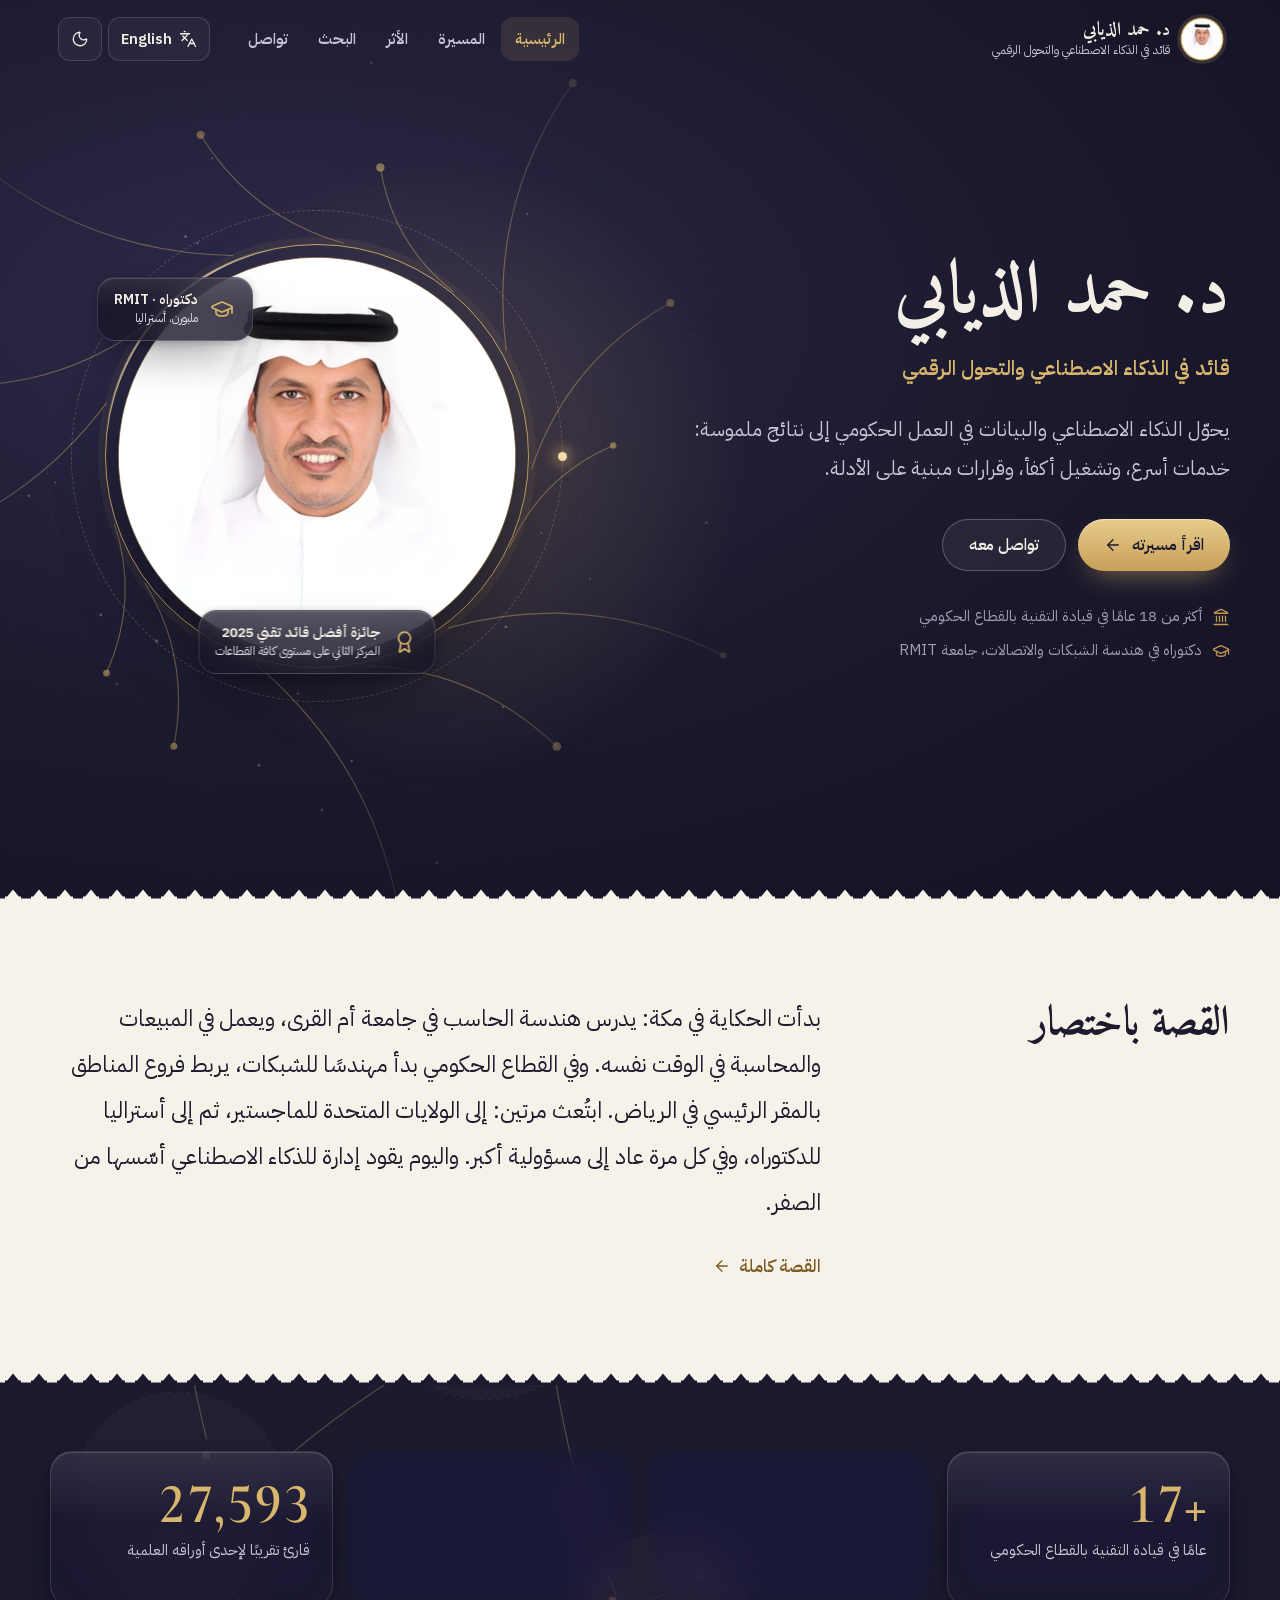
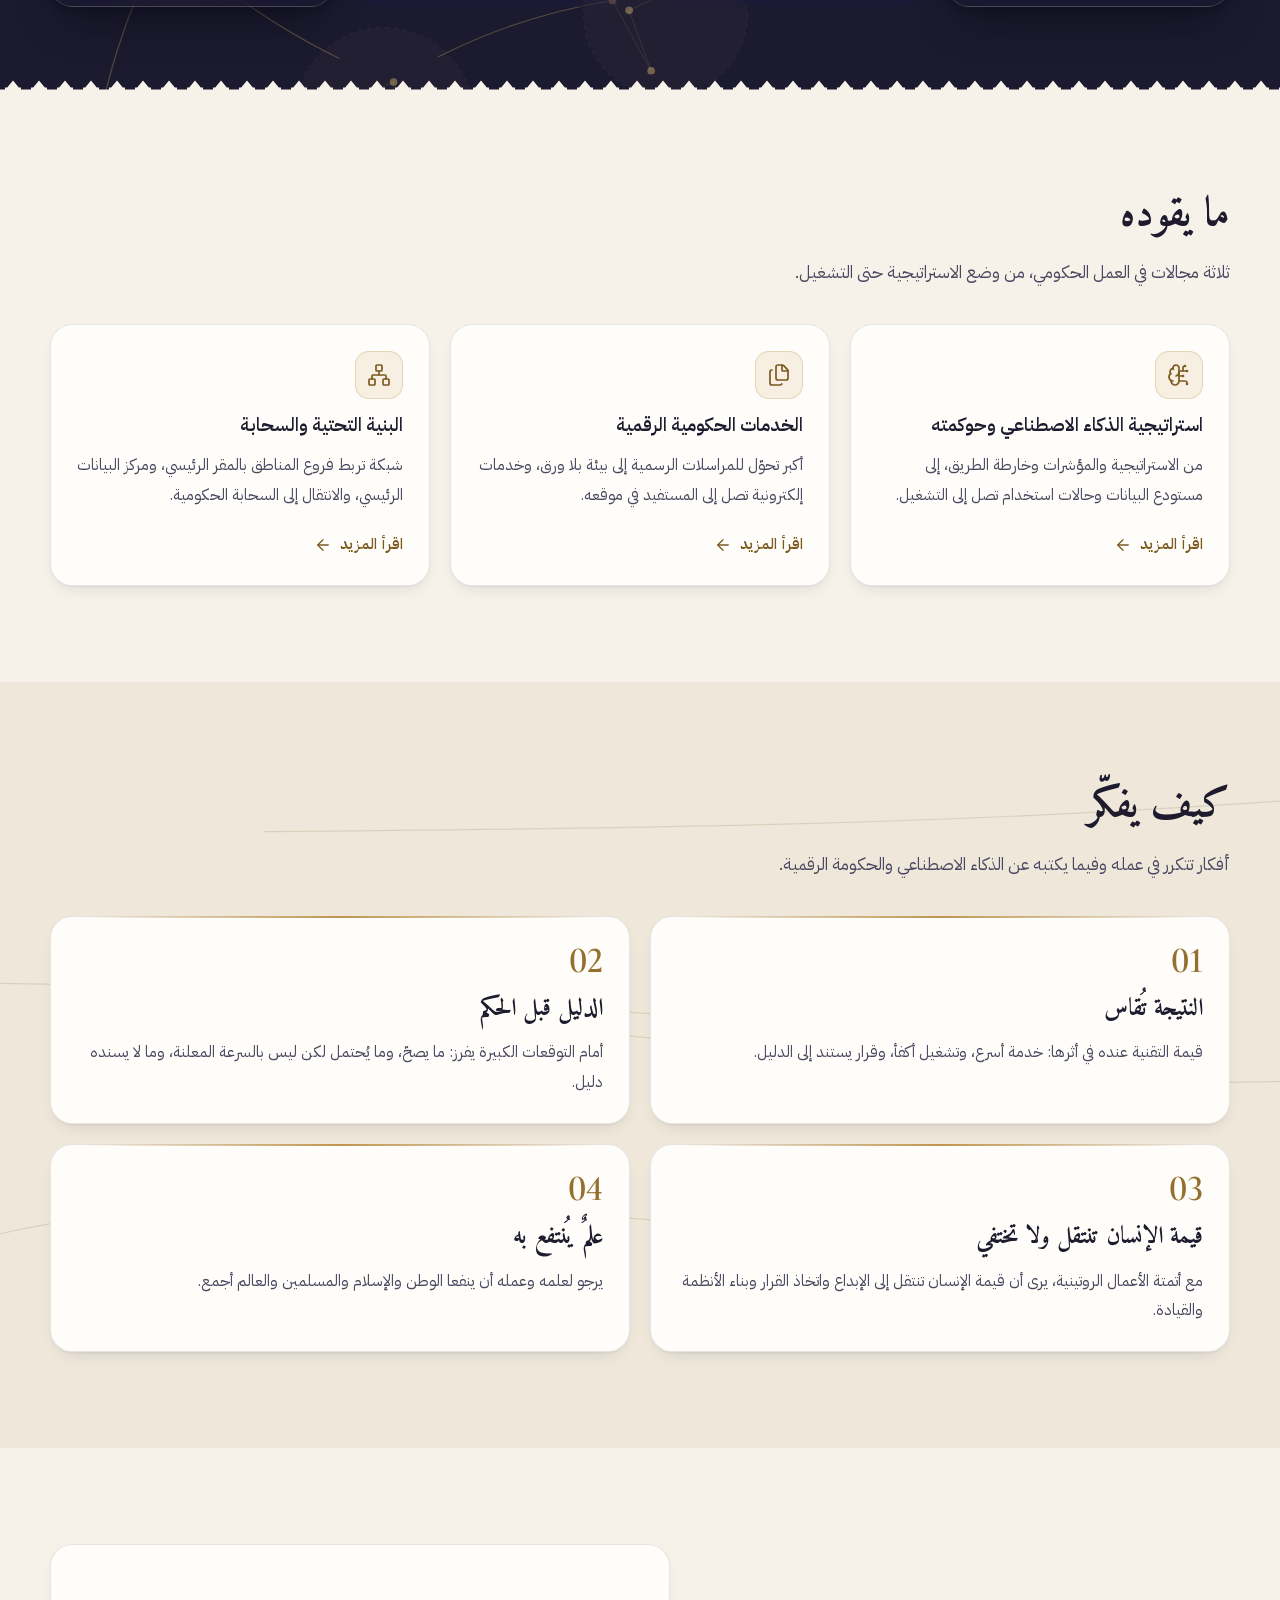
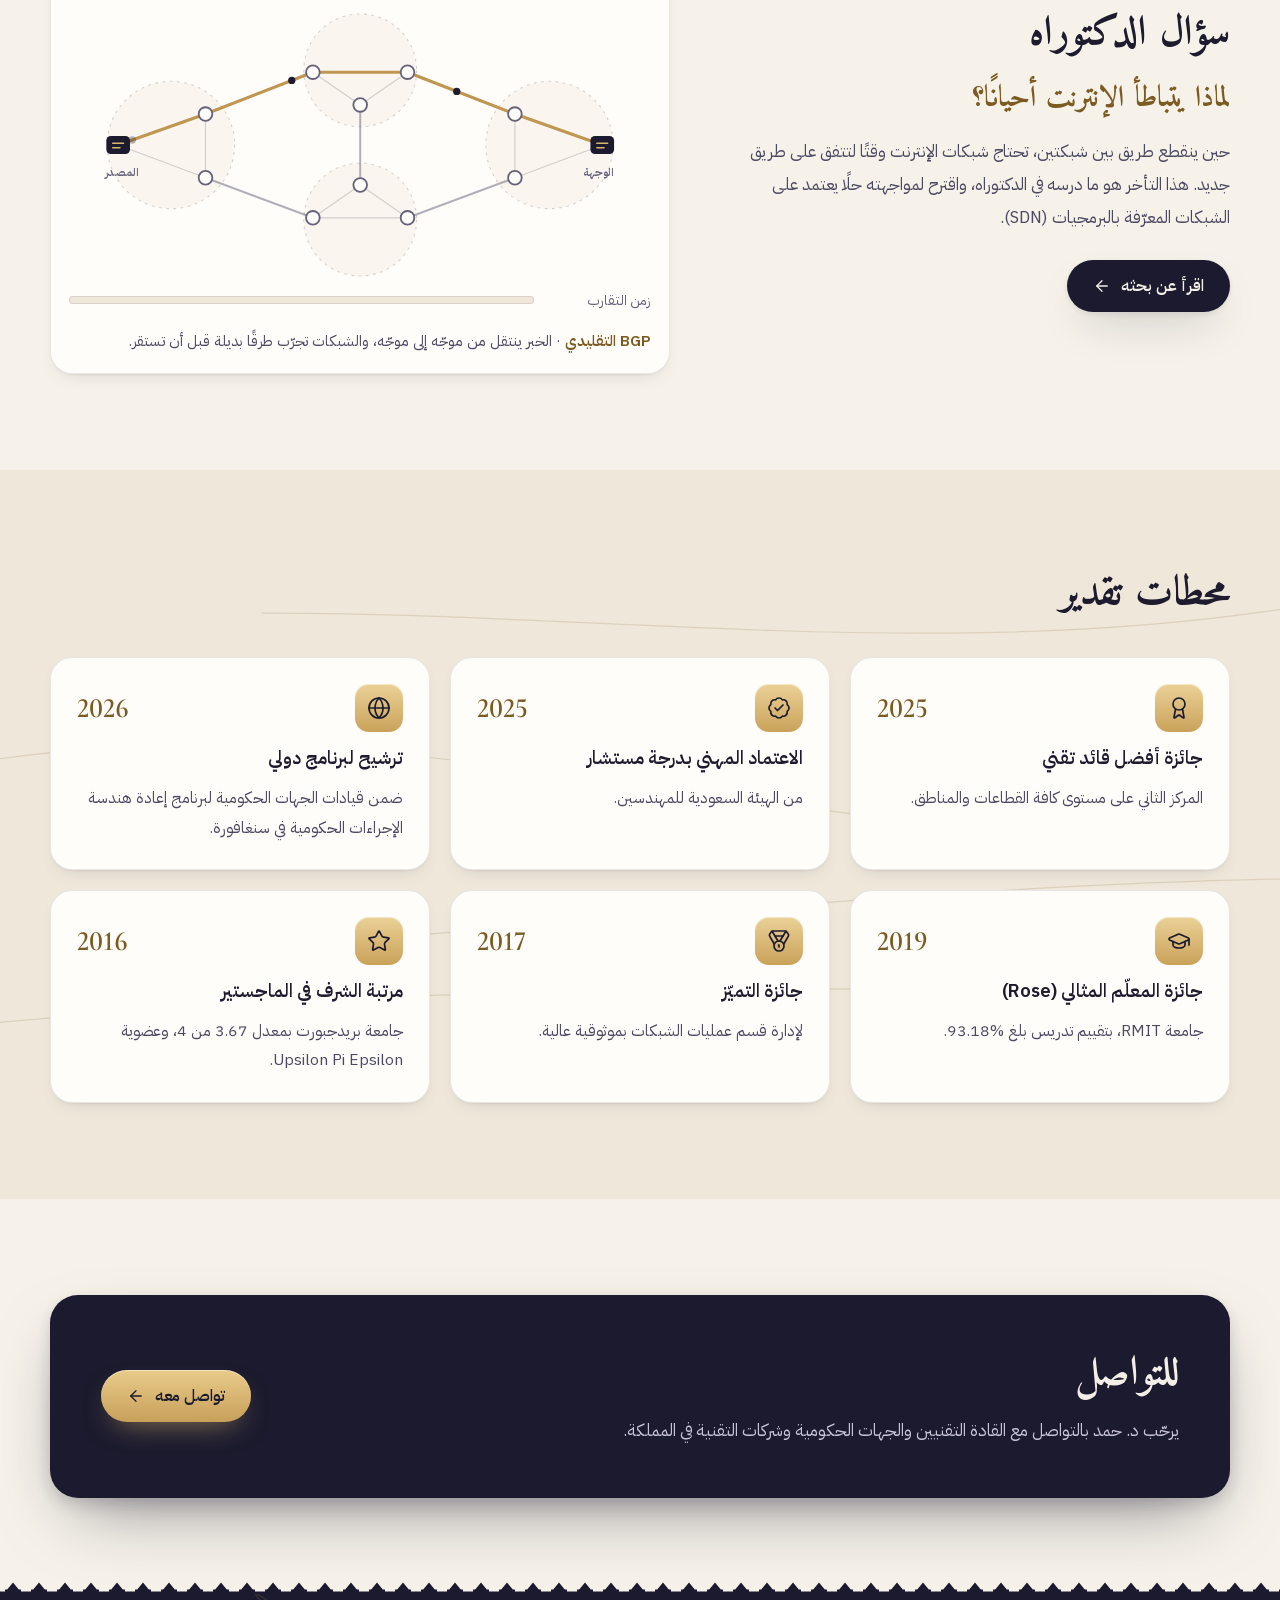
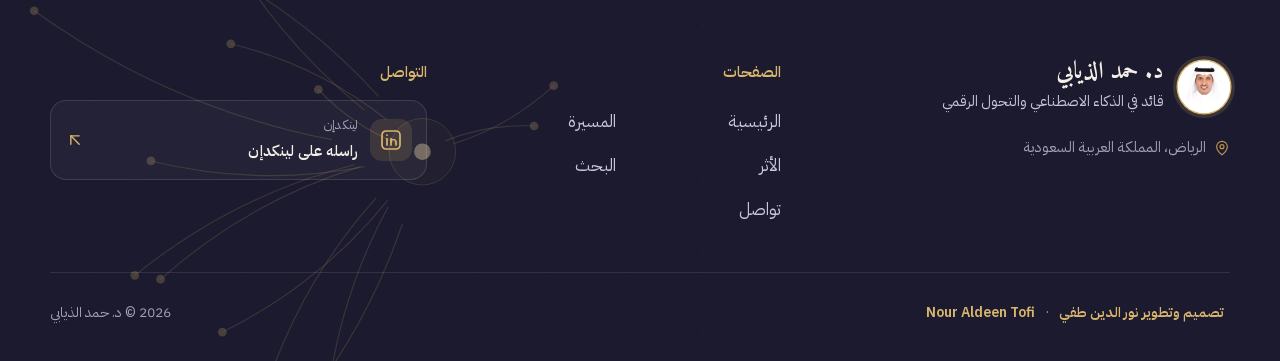
<file: docs/index.html>
<!doctype html>
<html lang="ar" dir="rtl" class="no-js" data-theme="light" data-alt="en/">
<head>
<meta charset="utf-8">
<meta name="viewport" content="width=device-width, initial-scale=1, viewport-fit=cover">
<title>د. حمد الذيابي | قائد في الذكاء الاصطناعي والتحول الرقمي</title>
<meta name="description" content="د. حمد الذيابي، قائد في الذكاء الاصطناعي والتحول الرقمي بالقطاع الحكومي السعودي، ودكتوراه في هندسة الشبكات والاتصالات من جامعة RMIT.">
<meta name="robots" content="noindex, nofollow">
<link rel="canonical" href="https://nouraldeentofi.github.io/hamad-al-thiapi/">
<link rel="alternate" hreflang="ar" href="https://nouraldeentofi.github.io/hamad-al-thiapi/">
<link rel="alternate" hreflang="en" href="https://nouraldeentofi.github.io/hamad-al-thiapi/en/">
<link rel="alternate" hreflang="x-default" href="https://nouraldeentofi.github.io/hamad-al-thiapi/">
<meta property="og:type" content="profile">
<meta property="og:title" content="د. حمد الذيابي | قائد في الذكاء الاصطناعي والتحول الرقمي">
<meta property="og:description" content="د. حمد الذيابي، قائد في الذكاء الاصطناعي والتحول الرقمي بالقطاع الحكومي السعودي، ودكتوراه في هندسة الشبكات والاتصالات من جامعة RMIT.">
<meta property="og:url" content="https://nouraldeentofi.github.io/hamad-al-thiapi/">
<meta property="og:image" content="https://nouraldeentofi.github.io/hamad-al-thiapi/assets/img/og.jpg">
<meta property="og:image:width" content="1200">
<meta property="og:image:height" content="630">
<meta property="og:locale" content="ar_SA">
<meta property="og:locale:alternate" content="en_US">
<meta property="profile:first_name" content="Hamad">
<meta property="profile:last_name" content="Al-Thiapi">
<meta name="twitter:card" content="summary_large_image">
<meta name="twitter:title" content="د. حمد الذيابي | قائد في الذكاء الاصطناعي والتحول الرقمي">
<meta name="twitter:description" content="د. حمد الذيابي، قائد في الذكاء الاصطناعي والتحول الرقمي بالقطاع الحكومي السعودي، ودكتوراه في هندسة الشبكات والاتصالات من جامعة RMIT.">
<meta name="twitter:image" content="https://nouraldeentofi.github.io/hamad-al-thiapi/assets/img/og.jpg">
<meta name="author" content="د. حمد الذيابي">
<meta name="theme-color" content="#1b1a2e">
<meta name="color-scheme" content="light dark">
<link rel="icon" href="assets/img/icon.svg" type="image/svg+xml">
<link rel="apple-touch-icon" href="assets/img/apple-touch-icon.png">
<link rel="preload" href="assets/fonts/ibm-plex-sans-arabic-arabic-400-normal.woff2" as="font" type="font/woff2" crossorigin><link rel="preload" href="assets/fonts/ibm-plex-sans-arabic-arabic-600-normal.woff2" as="font" type="font/woff2" crossorigin><link rel="preload" href="assets/fonts/amiri-arabic-700-normal.woff2" as="font" type="font/woff2" crossorigin><link rel="preload" href="assets/fonts/ibm-plex-sans-arabic-latin-400-normal.woff2" as="font" type="font/woff2" crossorigin><link rel="preload" href="assets/fonts/ibm-plex-sans-arabic-latin-600-normal.woff2" as="font" type="font/woff2" crossorigin><link rel="preload" href="assets/fonts/amiri-latin-700-normal.woff2" as="font" type="font/woff2" crossorigin><link rel="preload" href="assets/fonts/cormorant-garamond-latin-600-normal.woff2" as="font" type="font/woff2" crossorigin>
<script>(function(){var d=document.documentElement;d.className=d.className.replace('no-js','js');try{var t=localStorage.getItem('theme');if(t==='dark'||t==='light'){d.setAttribute('data-theme',t)}}catch(e){}try{var w=localStorage.getItem('lang'),a=d.getAttribute('data-alt');if(w&&w!==d.lang&&a&&!/[?&]stay/.test(location.search)){location.replace(a+location.hash)}}catch(e){}})();</script>
<link rel="stylesheet" href="assets/style.css">
<script type="application/ld+json">{"@context":"https://schema.org","@graph":[{"@type":"Person","@id":"https://nouraldeentofi.github.io/hamad-al-thiapi/#person","name":"Dr. Hamad Al-Thiapi","alternateName":["Hamad Al-Thiapi","Hamad Al-thiapi","Dr. Hamad Al-thiapi","Hamad Althiapi","Hamad Al Thiapi","Dr Hamad Al Thiapi","Eng. Dr. Hamad Al-Thiapi","Hamad Al-Thiyabi","Hamad Althiyabi","Hamad Al-Dhiyabi","Hamad Aldhiyabi","Hamad Al-Thiabi","Hamad Al-Theyabi","Hamad Al-Diyabi","Hamed Al-Thiapi","حمد الذيابي","د. حمد الذيابي","د / حمد الذيابي","الدكتور حمد الذيابي","المهندس الدكتور حمد الذيابي","حمد الذيابى","حمد الديابي","حمد الزيابي"],"honorificPrefix":"Dr.","givenName":"Hamad","familyName":"Al-Thiapi","jobTitle":["Director of Artificial Intelligence Management","مدير إدارة الذكاء الاصطناعي"],"description":"Dr. Hamad Al-Thiapi, AI and digital transformation leader in the Saudi government sector, with a Ph.D. in Networks & Telecommunications Engineering from RMIT.","url":"https://nouraldeentofi.github.io/hamad-al-thiapi/","address":{"@type":"PostalAddress","addressLocality":"Riyadh","addressCountry":"SA"},"workLocation":{"@type":"Place","name":"Riyadh, Saudi Arabia"},"worksFor":{"@type":"GovernmentOrganization","name":"Saudi government sector (entity not disclosed)","address":{"@type":"PostalAddress","addressLocality":"Riyadh","addressCountry":"SA"}},"hasOccupation":[{"@type":"Occupation","name":"Director of Artificial Intelligence","alternateName":["Head of Artificial Intelligence","AI Director","AI Leader","مدير إدارة الذكاء الاصطناعي","مدير الذكاء الاصطناعي","قائد الذكاء الاصطناعي"],"occupationLocation":{"@type":"City","name":"Riyadh"},"skills":"AI strategy, AI governance, KPIs, data warehouse, AI use cases, DGA/SDAIA/NCA compliance"},{"@type":"Occupation","name":"Digital Transformation Leader","alternateName":["Digital Government Leader","E-Services Director","قائد التحول الرقمي","مدير الخدمات والتعاملات الإلكترونية"]},{"@type":"Occupation","name":"Network and Telecommunications Engineer","alternateName":["Network Engineer","Network Operations Director","مهندس شبكات واتصالات","مدير عمليات الشبكات"]},{"@type":"Occupation","name":"Researcher in computer networks","alternateName":["SDN researcher","BGP researcher","باحث في هندسة الشبكات"]}],"knowsAbout":["Artificial Intelligence","AI strategy","AI governance","Digital transformation","Digital government","Data governance","Data analytics","Cloud migration","Government cloud","Network infrastructure","Software-Defined Networking (SDN)","Border Gateway Protocol (BGP)","BGP convergence","Wireless sensor networks","IT strategy","IT program management","Government procurement","DGA, SDAIA and NCA compliance","الذكاء الاصطناعي","استراتيجية الذكاء الاصطناعي","حوكمة الذكاء الاصطناعي","التحول الرقمي","الحكومة الرقمية","حوكمة البيانات","الحوسبة السحابية","البنية التحتية للشبكات","الشبكات المعرّفة بالبرمجيات"],"alumniOf":[{"@type":"CollegeOrUniversity","name":"RMIT University","address":"Melbourne, Australia"},{"@type":"CollegeOrUniversity","name":"University of Bridgeport","address":"Bridgeport, Connecticut, USA"},{"@type":"CollegeOrUniversity","name":"Umm Al-Qura University","alternateName":"جامعة أم القرى","address":"Makkah, Saudi Arabia"},{"@type":"CollegeOrUniversity","name":"King Fahad Security College","alternateName":"كلية الملك فهد الأمنية","address":"Riyadh, Saudi Arabia"}],"hasCredential":[{"@type":"EducationalOccupationalCredential","credentialCategory":"degree","educationalLevel":"Doctoral","name":"Ph.D., Networks and Telecommunication Engineering","recognizedBy":{"@type":"CollegeOrUniversity","name":"RMIT University"}},{"@type":"EducationalOccupationalCredential","credentialCategory":"degree","educationalLevel":"Master's","name":"Master of Engineering, Computer Engineering (Honors, GPA 3.67/4)","recognizedBy":{"@type":"CollegeOrUniversity","name":"University of Bridgeport"}},{"@type":"EducationalOccupationalCredential","credentialCategory":"degree","educationalLevel":"Bachelor's","name":"Bachelor's degree, Computer Engineering","recognizedBy":{"@type":"CollegeOrUniversity","name":"Umm Al-Qura University"}},{"@type":"EducationalOccupationalCredential","credentialCategory":"diploma","name":"Diploma, Security Science (grade 94)","recognizedBy":{"@type":"CollegeOrUniversity","name":"King Fahad Security College"}},{"@type":"EducationalOccupationalCredential","credentialCategory":"Professional accreditation","name":"Consultant Professional Accreditation","recognizedBy":{"@type":"Organization","name":"Saudi Council of Engineers","alternateName":"الهيئة السعودية للمهندسين"}}],"award":["Best Technology Leader Award 2025 (2nd place across all sectors and regions)","Ideal Teacher (Rose) Award 2019, RMIT University (93.18% teaching score)","Excellence Award 2017 (Network Operations Division)"],"memberOf":{"@type":"Organization","name":"Upsilon Pi Epsilon"},"knowsLanguage":[{"@type":"Language","name":"Arabic","alternateName":"ar"},{"@type":"Language","name":"English","alternateName":"en"}],"sameAs":["https://www.linkedin.com/in/dr-hamad-al-thiapi/"],"image":"https://nouraldeentofi.github.io/hamad-al-thiapi/assets/img/portrait.jpg"},{"@type":"WebSite","@id":"https://nouraldeentofi.github.io/hamad-al-thiapi/#website","url":"https://nouraldeentofi.github.io/hamad-al-thiapi/","name":"Dr. Hamad Al-Thiapi","alternateName":"د. حمد الذيابي","inLanguage":["ar","en"],"about":{"@id":"https://nouraldeentofi.github.io/hamad-al-thiapi/#person"}},{"@type":"ProfilePage","@id":"https://nouraldeentofi.github.io/hamad-al-thiapi/#page","url":"https://nouraldeentofi.github.io/hamad-al-thiapi/","name":"د. حمد الذيابي | قائد في الذكاء الاصطناعي والتحول الرقمي","description":"د. حمد الذيابي، قائد في الذكاء الاصطناعي والتحول الرقمي بالقطاع الحكومي السعودي، ودكتوراه في هندسة الشبكات والاتصالات من جامعة RMIT.","inLanguage":"ar","isPartOf":{"@id":"https://nouraldeentofi.github.io/hamad-al-thiapi/#website"},"mainEntity":{"@id":"https://nouraldeentofi.github.io/hamad-al-thiapi/#person"},"breadcrumb":{"@type":"BreadcrumbList","itemListElement":[{"@type":"ListItem","position":1,"name":"الرئيسية","item":"https://nouraldeentofi.github.io/hamad-al-thiapi/"}]}}]}</script>
</head>
<body data-page="index">
<a class="skip" href="#main">تخطَّ إلى المحتوى</a>
<div class="progress" aria-hidden="true"></div>
<header class="site-header" data-header>
  <div class="bar">
    <a class="brand" href="./">
      <span class="mark"><img src="assets/img/portrait-360.webp" width="40" height="40" alt="" decoding="async"></span>
      <span class="brand-text"><span class="brand-name">د. حمد الذيابي</span><span class="brand-role">قائد في الذكاء الاصطناعي والتحول الرقمي</span></span>
    </a>
    <nav class="nav" aria-label="التنقل الرئيسي"><a class="nav-link" href="./" aria-current="page">الرئيسية</a><a class="nav-link" href="journey.html">المسيرة</a><a class="nav-link" href="impact.html">الأثر</a><a class="nav-link" href="research.html">البحث</a><a class="nav-link" href="contact.html">تواصل</a></nav>
    <div class="tools">
      <a class="tool tool--lang" href="en/" hreflang="en" lang="en" data-lang-switch="en"><svg class="ic" viewBox="0 0 24 24" fill="none" stroke="currentColor" stroke-width="1.7" stroke-linecap="round" stroke-linejoin="round" aria-hidden="true" focusable="false"><path d="m5 8 6 6" /> <path d="m4 14 6-6 2-3" /> <path d="M2 5h12" /> <path d="M7 2h1" /> <path d="m22 22-5-10-5 10" /> <path d="M14 18h6" /></svg><span class="lang-l">English</span><span class="lang-s">EN</span></a>
      <button class="tool tool--theme" type="button" data-theme-toggle aria-label="تبديل الوضع الليلي" aria-pressed="false"><svg class="ic ic-moon" viewBox="0 0 24 24" fill="none" stroke="currentColor" stroke-width="1.7" stroke-linecap="round" stroke-linejoin="round" aria-hidden="true" focusable="false"><path d="M20.985 12.486a9 9 0 1 1-9.473-9.472c.405-.022.617.46.402.803a6 6 0 0 0 8.268 8.268c.344-.215.825-.004.803.401" /></svg><svg class="ic ic-sun" viewBox="0 0 24 24" fill="none" stroke="currentColor" stroke-width="1.7" stroke-linecap="round" stroke-linejoin="round" aria-hidden="true" focusable="false"><circle cx="12" cy="12" r="4" /> <path d="M12 2v2" /> <path d="M12 20v2" /> <path d="m4.93 4.93 1.41 1.41" /> <path d="m17.66 17.66 1.41 1.41" /> <path d="M2 12h2" /> <path d="M20 12h2" /> <path d="m6.34 17.66-1.41 1.41" /> <path d="m19.07 4.93-1.41 1.41" /></svg></button>
    </div>
  </div>
</header>
<main id="main" tabindex="-1">

<section class="hero" data-section>
  <div class="hero-glow" aria-hidden="true"></div>
  <div class="wrap hero-grid">
    <div class="hero-copy" data-hero-out>
      <h1 class="hero-name page-title" data-enter style="--d:120ms">د. حمد الذيابي</h1>
      <p class="hero-role" data-enter style="--d:220ms">قائد في الذكاء الاصطناعي والتحول الرقمي</p>
      <p class="hero-lead" data-enter style="--d:320ms">يحوّل الذكاء الاصطناعي والبيانات في العمل الحكومي إلى نتائج ملموسة: خدمات أسرع، وتشغيل أكفأ، وقرارات مبنية على الأدلة.</p>
      <div class="hero-cta" data-enter style="--d:440ms">
        <a class="btn btn-gold shine" href="journey.html">اقرأ مسيرته<svg class="ic fwd" viewBox="0 0 24 24" fill="none" stroke="currentColor" stroke-width="1.7" stroke-linecap="round" stroke-linejoin="round" aria-hidden="true" focusable="false"><path d="m12 19-7-7 7-7" /> <path d="M19 12H5" /></svg></a>
        <a class="btn btn-glass" href="contact.html">تواصل معه</a>
      </div>
      <ul class="hero-meta" data-enter style="--d:560ms"><li><svg class="ic" viewBox="0 0 24 24" fill="none" stroke="currentColor" stroke-width="1.7" stroke-linecap="round" stroke-linejoin="round" aria-hidden="true" focusable="false"><path d="M10 18v-7" /> <path d="M11.119 2.205a2 2 0 0 1 1.762 0l7.84 3.846A.5.5 0 0 1 20.5 7h-17a.5.5 0 0 1-.22-.949z" /> <path d="M14 18v-7" /> <path d="M18 18v-7" /> <path d="M3 22h18" /> <path d="M6 18v-7" /></svg><span>أكثر من <span dir="ltr">18</span> عامًا في قيادة التقنية بالقطاع الحكومي</span></li><li><svg class="ic" viewBox="0 0 24 24" fill="none" stroke="currentColor" stroke-width="1.7" stroke-linecap="round" stroke-linejoin="round" aria-hidden="true" focusable="false"><path d="M21.42 10.922a1 1 0 0 0-.019-1.838L12.83 5.18a2 2 0 0 0-1.66 0L2.6 9.08a1 1 0 0 0 0 1.832l8.57 3.908a2 2 0 0 0 1.66 0z" /> <path d="M22 10v6" /> <path d="M6 12.5V16a6 3 0 0 0 12 0v-3.5" /></svg><span>دكتوراه في هندسة الشبكات والاتصالات، جامعة <span dir="ltr">RMIT</span></span></li></ul>
    </div>
    <div class="hero-visual" data-hero-visual>
      <figure class="medallion" data-enter style="--d:60ms">
        <div class="sky sky--converge" aria-hidden="true"><svg class="sky-svg" viewBox="0 0 1000 1000" preserveAspectRatio="xMidYMid slice" aria-hidden="true" focusable="false"><g class="rings"><circle class="orbit-line" cx="500" cy="500" r="262"/><circle class="orbit-line" cx="500" cy="500" r="338"/><circle class="orbit-line" cx="500" cy="500" r="420"/></g><g class="stars"><circle class="star" cx="44.2" cy="628.7" r="1.6" style="--tw:2844ms"/><circle class="star" cx="372.8" cy="287.6" r="1.4" style="--tw:3882ms"/><circle class="star" cx="967.9" cy="479.7" r="1" style="--tw:2314ms"/><circle class="star" cx="384.3" cy="293.7" r="1.2" style="--tw:1008ms"/><circle class="star" cx="683.2" cy="665.8" r="1.4" style="--tw:776ms"/><circle class="star" cx="505.1" cy="843.3" r="1.5" style="--tw:483ms"/><circle class="star" cx="130.3" cy="622.2" r="1.5" style="--tw:4915ms"/><circle class="star" cx="704" cy="265.6" r="1.1" style="--tw:2152ms"/><circle class="star" cx="879.2" cy="162.3" r="0.9" style="--tw:1057ms"/><circle class="star" cx="533.7" cy="795.8" r="1.2" style="--tw:3534ms"/><circle class="star" cx="481.5" cy="730.4" r="1.1" style="--tw:2215ms"/><circle class="star" cx="37" cy="295" r="1.4" style="--tw:3092ms"/><circle class="star" cx="185" cy="213" r="0.8" style="--tw:5397ms"/><circle class="star" cx="590.5" cy="24.9" r="1.4" style="--tw:2354ms"/><circle class="star" cx="290.6" cy="654.2" r="1.3" style="--tw:373ms"/><circle class="star" cx="764.9" cy="619.3" r="0.9" style="--tw:2040ms"/><circle class="star" cx="717.6" cy="574.6" r="0.9" style="--tw:608ms"/><circle class="star" cx="344.6" cy="679.4" r="1.5" style="--tw:3684ms"/><circle class="star" cx="680.4" cy="743.6" r="1.1" style="--tw:2184ms"/><circle class="star" cx="841.3" cy="832.1" r="1.6" style="--tw:2795ms"/><circle class="star" cx="246.4" cy="525.8" r="0.9" style="--tw:2055ms"/><circle class="star" cx="456.4" cy="968.3" r="0.9" style="--tw:138ms"/><circle class="star" cx="865.2" cy="383.8" r="0.9" style="--tw:3259ms"/><circle class="star" cx="877.6" cy="564.8" r="1.6" style="--tw:5179ms"/><circle class="star" cx="398.6" cy="211.6" r="1.1" style="--tw:1002ms"/><circle class="star" cx="552.8" cy="119.2" r="1.4" style="--tw:1977ms"/><circle class="star" cx="578.4" cy="958.7" r="1.6" style="--tw:5115ms"/><circle class="star" cx="661.3" cy="61.4" r="1.4" style="--tw:1360ms"/><circle class="star" cx="168.9" cy="463.2" r="0.8" style="--tw:167ms"/><circle class="star" cx="443.9" cy="800" r="1.4" style="--tw:5739ms"/><circle class="star" cx="25.6" cy="663.3" r="1.6" style="--tw:5730ms"/><circle class="star" cx="306.1" cy="720.9" r="1" style="--tw:1180ms"/><circle class="star" cx="616.2" cy="894.2" r="1.5" style="--tw:5042ms"/><circle class="star" cx="84.1" cy="553.9" r="1.4" style="--tw:508ms"/><circle class="star" cx="236.9" cy="82.1" r="1.4" style="--tw:4500ms"/><circle class="star" cx="220.9" cy="538.8" r="1.4" style="--tw:1995ms"/><circle class="star" cx="660.7" cy="14.1" r="1.1" style="--tw:2408ms"/><circle class="star" cx="915.8" cy="355.6" r="0.9" style="--tw:762ms"/><circle class="star" cx="786.5" cy="900.4" r="1.4" style="--tw:877ms"/><circle class="star" cx="737.8" cy="44" r="1.3" style="--tw:2102ms"/></g><g class="routes"><path class="route" pathLength="1" style="--i:0" d="M787.3 489.9Q715.6 520.9 685 592.8" data-packets="1" data-speed="9.3"/><path class="route" pathLength="1" style="--i:1" d="M894.1 693.5Q761.6 626.4 619.3 669.2" data-packets="1" data-speed="8.8"/><path class="route" pathLength="1" style="--i:2" d="M732.6 781.7Q651.5 703.8 539.1 703.3" data-packets="1" data-speed="8.5"/><path class="route" pathLength="1" style="--i:3" d="M583.2 967.2Q562.9 801.9 434.1 696.2" data-packets="1" data-speed="10.3"/><path class="route" pathLength="1" style="--i:4" d="M361.4 781.4Q378.5 694.1 330.7 619.1" data-packets="1" data-speed="10"/><path class="route" pathLength="1" style="--i:5" d="M296.1 710.6Q329 637.3 302.3 561.5" data-packets="1" data-speed="9.9"/><path class="route" pathLength="1" style="--i:6" d="M59.9 595.6Q211.4 566.9 301.4 441.6" data-packets="1" data-speed="8.9"/><path class="route" pathLength="1" style="--i:7" d="M119.9 429.7Q241.7 443.4 339.4 369.4" data-packets="1" data-speed="8.5"/><path class="route" pathLength="1" style="--i:8" d="M150.7 196.4Q267.5 306.6 428 305.9" data-packets="1" data-speed="9.8"/><path class="route" pathLength="1" style="--i:9" d="M387.3 188.9Q438 271 531.4 295.4" data-packets="1" data-speed="10.1"/><path class="route" pathLength="1" style="--i:10" d="M561.6 220.5Q574.1 297.1 636 343.9" data-packets="1" data-speed="8.5"/><path class="route" pathLength="1" style="--i:11" d="M748.2 138.6Q662.9 259.8 684.7 406.5" data-packets="1" data-speed="9.3"/><path class="route" pathLength="1" style="--i:12" d="M842.6 351.8Q740.9 408.1 706.1 519" data-packets="1" data-speed="9.4"/></g><g class="nodes"><circle class="node" cx="787.3" cy="489.9" r="3.1" style="--tw:2250ms"/><circle class="node" cx="894.1" cy="693.5" r="3.1" style="--tw:1821ms"/><circle class="node" cx="732.6" cy="781.7" r="4.2" style="--tw:519ms"/><circle class="node" cx="583.2" cy="967.2" r="3.8" style="--tw:1666ms"/><circle class="node" cx="361.4" cy="781.4" r="3.4" style="--tw:605ms"/><circle class="node" cx="296.1" cy="710.6" r="3.3" style="--tw:2442ms"/><circle class="node" cx="59.9" cy="595.6" r="3.1" style="--tw:250ms"/><circle class="node" cx="119.9" cy="429.7" r="3.4" style="--tw:2459ms"/><circle class="node" cx="150.7" cy="196.4" r="4" style="--tw:1025ms"/><circle class="node" cx="387.3" cy="188.9" r="4" style="--tw:1209ms"/><circle class="node" cx="561.6" cy="220.5" r="4.1" style="--tw:638ms"/><circle class="node" cx="748.2" cy="138.6" r="4.1" style="--tw:2406ms"/><circle class="node" cx="842.6" cy="351.8" r="3.8" style="--tw:2435ms"/></g><g class="packets"></g></svg></div>
        <div class="med-orbit" aria-hidden="true"><span class="sat"></span></div>
        <div class="med-ring" aria-hidden="true"></div>
        <div class="med-shine" aria-hidden="true"></div>
        <div class="portrait"><img src="assets/img/portrait.webp" width="720" height="720" alt="صورة د. حمد الذيابي بالزي السعودي" fetchpriority="high" decoding="async"></div>
        <figcaption class="sr-only">صورة د. حمد الذيابي بالزي السعودي</figcaption>
        <div class="badge badge--a glass-dark"><svg class="ic" viewBox="0 0 24 24" fill="none" stroke="currentColor" stroke-width="1.7" stroke-linecap="round" stroke-linejoin="round" aria-hidden="true" focusable="false"><path d="m15.477 12.89 1.515 8.526a.5.5 0 0 1-.81.47l-3.58-2.687a1 1 0 0 0-1.197 0l-3.586 2.686a.5.5 0 0 1-.81-.469l1.514-8.526" /> <circle cx="12" cy="8" r="6" /></svg><span><b>جائزة أفضل قائد تقني <span dir="ltr">2025</span></b><small>المركز الثاني على مستوى كافة القطاعات</small></span></div>
        <div class="badge badge--b glass-dark"><svg class="ic" viewBox="0 0 24 24" fill="none" stroke="currentColor" stroke-width="1.7" stroke-linecap="round" stroke-linejoin="round" aria-hidden="true" focusable="false"><path d="M21.42 10.922a1 1 0 0 0-.019-1.838L12.83 5.18a2 2 0 0 0-1.66 0L2.6 9.08a1 1 0 0 0 0 1.832l8.57 3.908a2 2 0 0 0 1.66 0z" /> <path d="M22 10v6" /> <path d="M6 12.5V16a6 3 0 0 0 12 0v-3.5" /></svg><span><b>دكتوراه · <span dir="ltr">RMIT</span></b><small>ملبورن، أستراليا</small></span></div>
      </figure>
    </div>
  </div>
  <div class="parapet" aria-hidden="true"></div>
</section>

<section class="sec story" data-section>
  <div class="wrap story-grid">
    <div class="sec-head "><h2 class="sec-title" data-reveal data-slide>القصة باختصار</h2></div>
    <div class="story-body">
      <p class="story-text" data-reveal>بدأت الحكاية في مكة: يدرس هندسة الحاسب في جامعة أم القرى، ويعمل في المبيعات والمحاسبة في الوقت نفسه. وفي القطاع الحكومي بدأ مهندسًا للشبكات، يربط فروع المناطق بالمقر الرئيسي في الرياض. ابتُعث مرتين: إلى الولايات المتحدة للماجستير، ثم إلى أستراليا للدكتوراه، وفي كل مرة عاد إلى مسؤولية أكبر. واليوم يقود إدارة للذكاء الاصطناعي أسّسها من الصفر.</p>
      <a class="tlink" href="journey.html" data-reveal><span>القصة كاملة</span><svg class="ic fwd" viewBox="0 0 24 24" fill="none" stroke="currentColor" stroke-width="1.7" stroke-linecap="round" stroke-linejoin="round" aria-hidden="true" focusable="false"><path d="m12 19-7-7 7-7" /> <path d="M19 12H5" /></svg></a>
    </div>
  </div>
</section>

<div class="parapet parapet--night" aria-hidden="true"></div>
<section class="band" data-section>
  <div class="sky sky--domains sky--band" aria-hidden="true"><svg class="sky-svg" viewBox="0 0 1000 1000" preserveAspectRatio="xMidYMid slice" aria-hidden="true" focusable="false"><g class="domains"><circle class="domain" cx="380" cy="300" r="92"/><circle class="node" cx="426.6" cy="314.4" r="3" style="--tw:3696ms"/><circle class="node" cx="425.3" cy="309.9" r="3" style="--tw:2349ms"/><circle class="node" cx="361.4" cy="342.7" r="3" style="--tw:2519ms"/><circle class="node" cx="372.7" cy="273.7" r="3" style="--tw:1213ms"/><circle class="domain" cx="180" cy="190" r="70"/><circle class="node" cx="141.4" cy="214.7" r="3" style="--tw:2773ms"/><circle class="node" cx="129.9" cy="203.5" r="3" style="--tw:3859ms"/><circle class="node" cx="202.2" cy="157.9" r="3" style="--tw:629ms"/><circle class="node" cx="144.2" cy="193.4" r="3" style="--tw:238ms"/><circle class="domain" cx="140" cy="470" r="84"/><circle class="node" cx="128.6" cy="499" r="3" style="--tw:120ms"/><circle class="node" cx="178.5" cy="478.9" r="3" style="--tw:3369ms"/><circle class="node" cx="187.5" cy="464.3" r="3" style="--tw:1999ms"/><circle class="node" cx="161" cy="435.7" r="3" style="--tw:1112ms"/><circle class="domain" cx="300" cy="640" r="70"/><circle class="node" cx="247.7" cy="639.2" r="3" style="--tw:3360ms"/><circle class="node" cx="307.5" cy="612.5" r="3" style="--tw:918ms"/><circle class="node" cx="304.8" cy="659.4" r="3" style="--tw:3065ms"/><circle class="node" cx="338.2" cy="667.6" r="3" style="--tw:1546ms"/><circle class="domain" cx="520" cy="560" r="64"/><circle class="node" cx="478.4" cy="548.8" r="3" style="--tw:2ms"/><circle class="node" cx="508.7" cy="603.7" r="3" style="--tw:1879ms"/><circle class="node" cx="491.5" cy="556.5" r="3" style="--tw:292ms"/><circle class="node" cx="548.1" cy="530.3" r="3" style="--tw:1079ms"/><circle class="domain" cx="70" cy="720" r="60"/><circle class="node" cx="48.7" cy="733" r="3" style="--tw:3856ms"/><circle class="node" cx="69.1" cy="701.5" r="3" style="--tw:985ms"/><circle class="node" cx="56.5" cy="730" r="3" style="--tw:3188ms"/><circle class="node" cx="56.1" cy="748.6" r="3" style="--tw:1789ms"/></g><g class="intra-links"><line class="intra" x1="426.6" y1="314.4" x2="425.3" y2="309.9"/><line class="intra" x1="425.3" y1="309.9" x2="361.4" y2="342.7"/><line class="intra" x1="361.4" y1="342.7" x2="372.7" y2="273.7"/><line class="intra" x1="141.4" y1="214.7" x2="129.9" y2="203.5"/><line class="intra" x1="129.9" y1="203.5" x2="202.2" y2="157.9"/><line class="intra" x1="202.2" y1="157.9" x2="144.2" y2="193.4"/><line class="intra" x1="128.6" y1="499" x2="178.5" y2="478.9"/><line class="intra" x1="178.5" y1="478.9" x2="187.5" y2="464.3"/><line class="intra" x1="187.5" y1="464.3" x2="161" y2="435.7"/><line class="intra" x1="247.7" y1="639.2" x2="307.5" y2="612.5"/><line class="intra" x1="307.5" y1="612.5" x2="304.8" y2="659.4"/><line class="intra" x1="304.8" y1="659.4" x2="338.2" y2="667.6"/><line class="intra" x1="478.4" y1="548.8" x2="508.7" y2="603.7"/><line class="intra" x1="508.7" y1="603.7" x2="491.5" y2="556.5"/><line class="intra" x1="491.5" y1="556.5" x2="548.1" y2="530.3"/><line class="intra" x1="48.7" y1="733" x2="69.1" y2="701.5"/><line class="intra" x1="69.1" y1="701.5" x2="56.5" y2="730"/><line class="intra" x1="56.5" y1="730" x2="56.1" y2="748.6"/></g><g class="routes"><path class="route" pathLength="1" style="--i:0" d="M426.6 314.4Q289.3 229.3 129.9 203.5" data-packets="1" data-speed="7.8"/><path class="route" pathLength="1" style="--i:1" d="M426.6 314.4Q286.1 371.8 178.5 478.9" data-packets="1" data-speed="9.9"/><path class="route" pathLength="1" style="--i:2" d="M141.4 214.7Q133.5 350.5 178.5 478.9" data-packets="1" data-speed="7.5"/><path class="route" pathLength="1" style="--i:3" d="M128.6 499Q206.7 573.6 307.5 612.5" data-packets="1" data-speed="9.6"/><path class="route" pathLength="1" style="--i:4" d="M426.6 314.4Q438.7 467.2 508.7 603.7" data-packets="1" data-speed="7.5"/><path class="route" pathLength="1" style="--i:5" d="M478.4 548.8Q386.6 563.5 307.5 612.5" data-packets="1" data-speed="8.7"/><path class="route" pathLength="1" style="--i:6" d="M128.6 499Q78.6 594.3 69.1 701.5" data-packets="1" data-speed="7.9"/><path class="route" pathLength="1" style="--i:7" d="M247.7 639.2Q152.1 652.5 69.1 701.5" data-packets="1" data-speed="8.1"/></g><g class="packets"></g></svg></div>
  <div class="wrap stats"><div class="stat glass-dark" data-reveal style="--i:0"><span class="stat-n" dir="ltr"><span class="count" data-count="18">18</span>+</span><span class="stat-l">عامًا في قيادة التقنية بالقطاع الحكومي</span></div><div class="stat glass-dark" data-reveal style="--i:1"><span class="stat-n" dir="ltr"><span class="count" data-count="7">7</span></span><span class="stat-l">أبحاث علمية محكّمة</span></div><div class="stat glass-dark" data-reveal style="--i:2"><span class="stat-n" dir="ltr"><span class="count" data-count="2">2</span></span><span class="stat-l">إدارتان قادهما في الوقت نفسه</span></div><div class="stat glass-dark" data-reveal style="--i:3"><span class="stat-n" dir="ltr"><span class="count" data-count="30000">30,000</span></span><span class="stat-l">قارئ تقريبًا لإحدى أوراقه العلمية</span></div></div>
  <div class="parapet" aria-hidden="true"></div>
</section>

<section class="sec" data-section>
  <div class="wrap">
    <div class="sec-head "><h2 class="sec-title" data-reveal data-slide>ما يقوده</h2><p class="sec-lead" data-reveal>ثلاثة مجالات في العمل الحكومي، من وضع الاستراتيجية حتى التشغيل.</p></div>
    <div class="grid grid-3 swipe" data-swipe><a class="card card--link pillar" href="impact.html#ai" data-reveal style="--i:0"><span class="tile"><svg class="ic" viewBox="0 0 24 24" fill="none" stroke="currentColor" stroke-width="1.7" stroke-linecap="round" stroke-linejoin="round" aria-hidden="true" focusable="false"><path d="M12 13h4" /> <path d="M12 18h6a2 2 0 012 2v1" /> <path d="M12 8h8" /> <path d="M12 9a4.17 4.17 0 01-3 4" /> <path d="M16 8V5a2 2 0 012-2" /> <path d="M6 18a4 4 0 01-2-7.465" /> <path d="M6.004 5.125a4 4 0 00-2.526 5.77" /> <path d="M6.294 6.294A3 3 0 1112 5v13a4 4 0 11-7.967-.518" /> <circle cx="16" cy="13" r="0.5" fill="currentColor" /> <circle cx="18" cy="3" r="0.5" fill="currentColor" /> <circle cx="20" cy="21" r="0.5" fill="currentColor" /> <circle cx="20" cy="8" r="0.5" fill="currentColor" /></svg></span><h3 class="card-h">استراتيجية الذكاء الاصطناعي وحوكمته</h3><p class="card-p">من الاستراتيجية والمؤشرات وخارطة الطريق، إلى مستودع البيانات وحالات استخدام تصل إلى التشغيل.</p><span class="card-foot">اقرأ المزيد<svg class="ic fwd" viewBox="0 0 24 24" fill="none" stroke="currentColor" stroke-width="1.7" stroke-linecap="round" stroke-linejoin="round" aria-hidden="true" focusable="false"><path d="m12 19-7-7 7-7" /> <path d="M19 12H5" /></svg></span></a><a class="card card--link pillar" href="impact.html#services" data-reveal style="--i:1"><span class="tile"><svg class="ic" viewBox="0 0 24 24" fill="none" stroke="currentColor" stroke-width="1.7" stroke-linecap="round" stroke-linejoin="round" aria-hidden="true" focusable="false"><path d="M15 2h-4a2 2 0 0 0-2 2v11a2 2 0 0 0 2 2h8a2 2 0 0 0 2-2V8" /> <path d="M16.706 2.706A2.4 2.4 0 0 0 15 2v5a1 1 0 0 0 1 1h5a2.4 2.4 0 0 0-.706-1.706z" /> <path d="M5 7a2 2 0 0 0-2 2v11a2 2 0 0 0 2 2h8a2 2 0 0 0 1.732-1" /></svg></span><h3 class="card-h">الخدمات الحكومية الرقمية</h3><p class="card-p">أكبر تحوّل للمراسلات الرسمية إلى بيئة بلا ورق، وخدمات إلكترونية تصل إلى المستفيد في موقعه.</p><span class="card-foot">اقرأ المزيد<svg class="ic fwd" viewBox="0 0 24 24" fill="none" stroke="currentColor" stroke-width="1.7" stroke-linecap="round" stroke-linejoin="round" aria-hidden="true" focusable="false"><path d="m12 19-7-7 7-7" /> <path d="M19 12H5" /></svg></span></a><a class="card card--link pillar" href="impact.html#infrastructure" data-reveal style="--i:2"><span class="tile"><svg class="ic" viewBox="0 0 24 24" fill="none" stroke="currentColor" stroke-width="1.7" stroke-linecap="round" stroke-linejoin="round" aria-hidden="true" focusable="false"><rect x="16" y="16" width="6" height="6" rx="1" /> <rect x="2" y="16" width="6" height="6" rx="1" /> <rect x="9" y="2" width="6" height="6" rx="1" /> <path d="M5 16v-3a1 1 0 0 1 1-1h12a1 1 0 0 1 1 1v3" /> <path d="M12 12V8" /></svg></span><h3 class="card-h">البنية التحتية والسحابة</h3><p class="card-p">شبكة تربط فروع المناطق بالمقر الرئيسي، ومركز البيانات الرئيسي، والانتقال إلى السحابة الحكومية.</p><span class="card-foot">اقرأ المزيد<svg class="ic fwd" viewBox="0 0 24 24" fill="none" stroke="currentColor" stroke-width="1.7" stroke-linecap="round" stroke-linejoin="round" aria-hidden="true" focusable="false"><path d="m12 19-7-7 7-7" /> <path d="M19 12H5" /></svg></span></a></div>
    <div class="dots" aria-hidden="true"><i></i><i></i><i></i></div>
  </div>
</section>

<section class="sec sec--tint sec--sky" data-section>
  <div class="sky sky--trace sky--light" aria-hidden="true"><svg class="sky-svg" viewBox="0 0 1000 1000" preserveAspectRatio="none" aria-hidden="true" focusable="false"><g class="routes"><path class="route" pathLength="1" style="--i:0" d="M1020 153.2C670 196.4 330 192.1 -20 198.7" data-packets="1" data-speed="3.5"/><path class="route" pathLength="1" style="--i:1" d="M-20 393.4C330 397.4 670 468.9 1020 467.3" data-packets="1" data-speed="3.5"/><path class="route" pathLength="1" style="--i:2" d="M1020 520.3C670 547.6 330 351.5 -20 489.3" data-packets="1" data-speed="4.3"/><path class="route" pathLength="1" style="--i:3" d="M-20 728.6C330 582.1 670 823.6 1020 664.4" data-packets="1" data-speed="4.2"/></g><g class="packets"></g></svg></div>
  <div class="wrap">
    <div class="sec-head "><h2 class="sec-title" data-reveal data-slide>كيف يفكّر</h2><p class="sec-lead" data-reveal>أفكار تتكرر في عمله وفيما يكتبه عن الذكاء الاصطناعي والحكومة الرقمية.</p></div>
    <div class="grid grid-2 swipe" data-swipe><article class="card thought" data-reveal style="--i:0"><span class="thought-n" dir="ltr">01</span><h3 class="card-h">النتيجة تُقاس</h3><p class="card-p">قيمة التقنية عنده في أثرها: خدمة أسرع، وتشغيل أكفأ، وقرار يستند إلى الدليل.</p></article><article class="card thought" data-reveal style="--i:1"><span class="thought-n" dir="ltr">02</span><h3 class="card-h">الدليل قبل الحكم</h3><p class="card-p">أمام التوقعات الكبيرة يفرز: ما يصحّ، وما يُحتمل لكن ليس بالسرعة المعلنة، وما لا يسنده دليل.</p></article><article class="card thought" data-reveal style="--i:2"><span class="thought-n" dir="ltr">03</span><h3 class="card-h">قيمة الإنسان تنتقل ولا تختفي</h3><p class="card-p">مع أتمتة الأعمال الروتينية، يرى أن قيمة الإنسان تنتقل إلى الإبداع واتخاذ القرار وبناء الأنظمة والقيادة.</p></article><article class="card thought" data-reveal style="--i:3"><span class="thought-n" dir="ltr">04</span><h3 class="card-h">علمٌ يُنتفع به</h3><p class="card-p">يرجو لعلمه وعمله أن ينفعا الوطن والإسلام والمسلمين والعالم أجمع.</p></article></div>
    <div class="dots" aria-hidden="true"><i></i><i></i><i></i><i></i></div>
  </div>
</section>

<section class="sec" data-section>
  <div class="wrap phd">
    <div class="phd-copy">
      <div class="sec-head "><h2 class="sec-title" data-reveal data-slide>سؤال الدكتوراه</h2></div>
      <p class="phd-q" data-reveal>لماذا يتباطأ الإنترنت أحيانًا؟</p>
      <p class="phd-p" data-reveal>حين ينقطع طريق بين شبكتين، تحتاج شبكات الإنترنت وقتًا لتتفق على طريق جديد. هذا التأخر هو ما درسه في الدكتوراه، واقترح لمواجهته حلًا يعتمد على الشبكات المعرّفة بالبرمجيات (<span dir="ltr">SDN</span>).</p>
      <a class="btn btn-ink" href="research.html" data-reveal>اقرأ عن بحثه<svg class="ic fwd" viewBox="0 0 24 24" fill="none" stroke="currentColor" stroke-width="1.7" stroke-linecap="round" stroke-linejoin="round" aria-hidden="true" focusable="false"><path d="m12 19-7-7 7-7" /> <path d="M19 12H5" /></svg></a>
    </div>
    <div class="phd-visual card" data-reveal><div class="diagram diagram--compact" data-diagram data-auto="1"><svg class="dg-svg" viewBox="0 0 640 340" role="img" aria-label="رسم متحرك يوضح انقطاع رابط بين شبكتين، وكيف تستقر الشبكات على طريق جديد في BGP التقليدي ومع SDN." focusable="false"><circle class="dg-domain" cx="112" cy="200" r="70"/><circle class="dg-domain" cx="320" cy="118" r="62"/><circle class="dg-domain" cx="528" cy="200" r="70"/><circle class="dg-domain" cx="320" cy="282" r="62"/><line class="dg-intra" x1="54" y1="200" x2="150" y2="166"/><line class="dg-intra" x1="54" y1="200" x2="150" y2="236"/><line class="dg-intra" x1="150" y1="166" x2="150" y2="236"/><line class="dg-intra" x1="268" y1="120" x2="372" y2="120"/><line class="dg-intra" x1="268" y1="120" x2="320" y2="156"/><line class="dg-intra" x1="372" y1="120" x2="320" y2="156"/><line class="dg-intra" x1="268" y1="280" x2="372" y2="280"/><line class="dg-intra" x1="268" y1="280" x2="320" y2="244"/><line class="dg-intra" x1="372" y1="280" x2="320" y2="244"/><line class="dg-intra" x1="490" y1="166" x2="490" y2="236"/><line class="dg-intra" x1="490" y1="166" x2="586" y2="200"/><line class="dg-intra" x1="490" y1="236" x2="586" y2="200"/><line class="dg-ctrl" x1="320" y1="34" x2="150" y2="166"/><line class="dg-ctrl" x1="320" y1="34" x2="150" y2="236"/><line class="dg-ctrl" x1="320" y1="34" x2="372" y2="120"/><line class="dg-ctrl" x1="320" y1="34" x2="268" y2="280"/><line class="dg-ctrl" x1="320" y1="34" x2="372" y2="280"/><line class="dg-ctrl" x1="320" y1="34" x2="490" y2="236"/><line class="dg-link dg-link--ab" x1="150" y1="166" x2="268" y2="120"/><line class="dg-link dg-link--bc" x1="372" y1="120" x2="490" y2="166"/><line class="dg-link dg-link--ad" x1="150" y1="236" x2="268" y2="280"/><line class="dg-link dg-link--dc" x1="372" y1="280" x2="490" y2="236"/><line class="dg-link dg-link--bd" x1="320" y1="156" x2="320" y2="244"/><g class="dg-break" transform="translate(431 143)"><circle r="11"/><path d="M-4.5 -4.5L4.5 4.5M4.5 -4.5L-4.5 4.5"/></g><path class="dg-path dg-path--old" pathLength="1" d="M54 200 L150 166 L268 120 L372 120 L490 166 L586 200"/><path class="dg-path dg-path--trial" pathLength="1" d="M54 200 L150 166 L268 120 L320 156 L320 244 L372 280 L490 236 L586 200"/><path class="dg-path dg-path--new" pathLength="1" d="M54 200 L150 236 L268 280 L372 280 L490 236 L586 200"/><g class="dg-host" data-n="S" transform="translate(54 200)"><rect x="-13" y="-10" width="26" height="20" rx="5"/><path d="M-6 -2h12M-6 3h8"/></g><g class="dg-host" data-n="T" transform="translate(586 200)"><rect x="-13" y="-10" width="26" height="20" rx="5"/><path d="M-6 -2h12M-6 3h8"/></g><circle class="dg-router" data-n="A1" cx="150" cy="166" r="7.5"/><circle class="dg-router" data-n="A2" cx="150" cy="236" r="7.5"/><circle class="dg-router" data-n="B1" cx="268" cy="120" r="7.5"/><circle class="dg-router" data-n="B2" cx="372" cy="120" r="7.5"/><circle class="dg-router" data-n="B3" cx="320" cy="156" r="7.5"/><circle class="dg-router" data-n="C1" cx="490" cy="166" r="7.5"/><circle class="dg-router" data-n="C2" cx="490" cy="236" r="7.5"/><circle class="dg-router" data-n="D1" cx="268" cy="280" r="7.5"/><circle class="dg-router" data-n="D2" cx="372" cy="280" r="7.5"/><circle class="dg-router" data-n="D3" cx="320" cy="244" r="7.5"/><g class="dg-ctrlnode" data-n="K" transform="translate(320 34)"><path d="M0 -19L16.5 -9.5V9.5L0 19L-16.5 9.5V-9.5Z"/><text y="4.5" text-anchor="middle">SDN</text></g><text class="dg-label" x="58" y="234" text-anchor="middle">المصدر</text><text class="dg-label" x="582" y="234" text-anchor="middle">الوجهة</text><g class="dg-pulses"></g><g class="dg-packets"></g></svg><div class="dg-time"><span class="dg-time-label">زمن التقارب</span><span class="dg-time-track"><span class="dg-time-fill"></span></span></div><div class="dg-caps"><p class="dg-cap" data-mode="bgp"><b><span dir="ltr">BGP</span> التقليدي</b> · الخبر ينتقل من موجّه إلى موجّه، والشبكات تجرّب طرقًا بديلة قبل أن تستقر.</p><p class="dg-cap" data-mode="sdn"><b>مع <span dir="ltr">SDN</span></b> · وحدة تحكم ترى الشبكة كاملة، فتوجّه البوابات معًا إلى الطريق الجديد.</p></div></div></div>
  </div>
</section>

<section class="sec sec--tint sec--sky" data-section>
  <div class="sky sky--trace sky--light" aria-hidden="true"><svg class="sky-svg" viewBox="0 0 1000 1000" preserveAspectRatio="none" aria-hidden="true" focusable="false"><g class="routes"><path class="route" pathLength="1" style="--i:0" d="M1020 185.6C670 287.1 330 146.1 -20 217.4" data-packets="1" data-speed="4.1"/><path class="route" pathLength="1" style="--i:1" d="M-20 401.3C330 300.9 670 547.9 1020 499.4" data-packets="1" data-speed="4.1"/><path class="route" pathLength="1" style="--i:2" d="M1020 560.3C670 569.3 330 654.6 -20 672.2" data-packets="1" data-speed="4.5"/><path class="route" pathLength="1" style="--i:3" d="M-20 760.8C330 699.8 670 711.9 1020 713.2" data-packets="1" data-speed="3.3"/></g><g class="packets"></g></svg></div>
  <div class="wrap">
    <div class="sec-head "><h2 class="sec-title" data-reveal data-slide>محطات تقدير</h2></div>
    <div class="grid grid-3 swipe" data-swipe><article class="card honor" data-reveal style="--i:0"><div class="honor-top"><span class="tile tile--gold"><svg class="ic" viewBox="0 0 24 24" fill="none" stroke="currentColor" stroke-width="1.7" stroke-linecap="round" stroke-linejoin="round" aria-hidden="true" focusable="false"><path d="m15.477 12.89 1.515 8.526a.5.5 0 0 1-.81.47l-3.58-2.687a1 1 0 0 0-1.197 0l-3.586 2.686a.5.5 0 0 1-.81-.469l1.514-8.526" /> <circle cx="12" cy="8" r="6" /></svg></span><span class="honor-y" dir="ltr">2025</span></div><h3 class="card-h">جائزة أفضل قائد تقني</h3><p class="card-p">المركز الثاني على مستوى كافة القطاعات والمناطق.</p></article><article class="card honor" data-reveal style="--i:1"><div class="honor-top"><span class="tile tile--gold"><svg class="ic" viewBox="0 0 24 24" fill="none" stroke="currentColor" stroke-width="1.7" stroke-linecap="round" stroke-linejoin="round" aria-hidden="true" focusable="false"><path d="M3.85 8.62a4 4 0 0 1 4.78-4.77 4 4 0 0 1 6.74 0 4 4 0 0 1 4.78 4.78 4 4 0 0 1 0 6.74 4 4 0 0 1-4.77 4.78 4 4 0 0 1-6.75 0 4 4 0 0 1-4.78-4.77 4 4 0 0 1 0-6.76Z" /> <path d="m16 9-5.5 5.5L8 12" /></svg></span><span class="honor-y" dir="ltr">2025</span></div><h3 class="card-h">الاعتماد المهني بدرجة مستشار</h3><p class="card-p">من الهيئة السعودية للمهندسين.</p></article><article class="card honor" data-reveal style="--i:2"><div class="honor-top"><span class="tile tile--gold"><svg class="ic" viewBox="0 0 24 24" fill="none" stroke="currentColor" stroke-width="1.7" stroke-linecap="round" stroke-linejoin="round" aria-hidden="true" focusable="false"><circle cx="12" cy="12" r="10" /> <path d="M12 2a14.5 14.5 0 0 0 0 20 14.5 14.5 0 0 0 0-20" /> <path d="M2 12h20" /></svg></span><span class="honor-y" dir="ltr">2026</span></div><h3 class="card-h">ترشيح لبرنامج دولي</h3><p class="card-p">ضمن قيادات الجهات الحكومية لبرنامج إعادة هندسة الإجراءات الحكومية في سنغافورة.</p></article><article class="card honor" data-reveal style="--i:3"><div class="honor-top"><span class="tile tile--gold"><svg class="ic" viewBox="0 0 24 24" fill="none" stroke="currentColor" stroke-width="1.7" stroke-linecap="round" stroke-linejoin="round" aria-hidden="true" focusable="false"><path d="M21.42 10.922a1 1 0 0 0-.019-1.838L12.83 5.18a2 2 0 0 0-1.66 0L2.6 9.08a1 1 0 0 0 0 1.832l8.57 3.908a2 2 0 0 0 1.66 0z" /> <path d="M22 10v6" /> <path d="M6 12.5V16a6 3 0 0 0 12 0v-3.5" /></svg></span><span class="honor-y" dir="ltr">2019</span></div><h3 class="card-h">جائزة المعلّم المثالي (<span dir="ltr">Rose</span>)</h3><p class="card-p">جامعة <span dir="ltr">RMIT</span>، بتقييم تدريس بلغ <span dir="ltr">93.18%</span>.</p></article><article class="card honor" data-reveal style="--i:4"><div class="honor-top"><span class="tile tile--gold"><svg class="ic" viewBox="0 0 24 24" fill="none" stroke="currentColor" stroke-width="1.7" stroke-linecap="round" stroke-linejoin="round" aria-hidden="true" focusable="false"><path d="M7.21 15 2.66 7.14a2 2 0 0 1 .13-2.2L4.4 2.8A2 2 0 0 1 6 2h12a2 2 0 0 1 1.6.8l1.6 2.14a2 2 0 0 1 .14 2.2L16.79 15" /> <path d="M11 12 5.12 2.2" /> <path d="m13 12 5.88-9.8" /> <path d="M8 7h8" /> <circle cx="12" cy="17" r="5" /> <path d="M12 18v-2h-.5" /></svg></span><span class="honor-y" dir="ltr">2017</span></div><h3 class="card-h">جائزة التميّز</h3><p class="card-p">لإدارة قسم عمليات الشبكات بموثوقية عالية.</p></article><article class="card honor" data-reveal style="--i:5"><div class="honor-top"><span class="tile tile--gold"><svg class="ic" viewBox="0 0 24 24" fill="none" stroke="currentColor" stroke-width="1.7" stroke-linecap="round" stroke-linejoin="round" aria-hidden="true" focusable="false"><path d="M11.525 2.295a.53.53 0 0 1 .95 0l2.31 4.679a2.123 2.123 0 0 0 1.595 1.16l5.166.756a.53.53 0 0 1 .294.904l-3.736 3.638a2.123 2.123 0 0 0-.611 1.878l.882 5.14a.53.53 0 0 1-.771.56l-4.618-2.428a2.122 2.122 0 0 0-1.973 0L6.396 21.01a.53.53 0 0 1-.77-.56l.881-5.139a2.122 2.122 0 0 0-.611-1.879L2.16 9.795a.53.53 0 0 1 .294-.906l5.165-.755a2.122 2.122 0 0 0 1.597-1.16z" /></svg></span><span class="honor-y" dir="ltr">2016</span></div><h3 class="card-h">مرتبة الشرف في الماجستير</h3><p class="card-p">جامعة بريدجبورت بمعدل <span dir="ltr">3.67</span> من <span dir="ltr">4</span>، وعضوية <span dir="ltr">Upsilon Pi Epsilon</span>.</p></article></div>
    <div class="dots" aria-hidden="true"><i></i><i></i><i></i><i></i><i></i><i></i></div>
  </div>
</section>

<section class="sec cta" data-section>
  <div class="wrap">
    <div class="cta-card" data-reveal>
      <div class="sky sky--calm sky--cta" aria-hidden="true"><svg class="sky-svg" viewBox="0 0 1000 1000" preserveAspectRatio="xMidYMid slice" aria-hidden="true" focusable="false"><g class="routes"><path class="route" pathLength="1" style="--i:0" d="M915.6 512.3Q706.3 556 500 500" data-packets="1" data-speed="8.4"/><path class="route" pathLength="1" style="--i:1" d="M851.1 787.4Q710 601.5 500 500" data-packets="1" data-speed="6.1"/><path class="route" pathLength="1" style="--i:2" d="M581.7 887.8Q494.3 703.7 500 500" data-packets="1" data-speed="8.7"/><path class="route" pathLength="1" style="--i:3" d="M405.9 797.2Q488.6 659.9 500 500" data-packets="1" data-speed="7.6"/><path class="route" pathLength="1" style="--i:4" d="M275.5 707.2Q362.9 576.6 500 500" data-packets="1" data-speed="6.8"/><path class="route" pathLength="1" style="--i:5" d="M207.1 481.3Q351.3 525.8 500 500" data-packets="1" data-speed="8.4"/><path class="route" pathLength="1" style="--i:6" d="M273 325.1Q407.5 385.3 500 500" data-packets="1" data-speed="6"/><path class="route" pathLength="1" style="--i:7" d="M385.7 217Q408.9 372.2 500 500" data-packets="1" data-speed="8.9"/><path class="route" pathLength="1" style="--i:8" d="M620.4 54Q613.7 291.5 500 500" data-packets="1" data-speed="7.6"/><path class="route" pathLength="1" style="--i:9" d="M850.2 205.5Q639.8 310.7 500 500" data-packets="1" data-speed="8.1"/></g><g class="nodes"><circle class="node" cx="915.6" cy="512.3" r="3.2" style="--tw:3769ms"/><circle class="node" cx="851.1" cy="787.4" r="3.2" style="--tw:1862ms"/><circle class="node" cx="581.7" cy="887.8" r="3.2" style="--tw:452ms"/><circle class="node" cx="405.9" cy="797.2" r="3.2" style="--tw:2295ms"/><circle class="node" cx="275.5" cy="707.2" r="3.2" style="--tw:3665ms"/><circle class="node" cx="207.1" cy="481.3" r="3.2" style="--tw:555ms"/><circle class="node" cx="273" cy="325.1" r="3.2" style="--tw:3485ms"/><circle class="node" cx="385.7" cy="217" r="3.2" style="--tw:3489ms"/><circle class="node" cx="620.4" cy="54" r="3.2" style="--tw:2711ms"/><circle class="node" cx="850.2" cy="205.5" r="3.2" style="--tw:3866ms"/></g><circle class="hub-halo" cx="500" cy="500" r="22"/><circle class="hub" cx="500" cy="500" r="6.5"/><g class="packets"></g></svg><span class="pulse" style="--p:0"></span><span class="pulse" style="--p:1"></span><span class="pulse" style="--p:2"></span></div>
      <div class="cta-copy">
        <h2 class="sec-title">للتواصل</h2>
        <p class="cta-p">يرحّب د. حمد بالتواصل مع القادة التقنيين والجهات الحكومية وشركات التقنية في المملكة.</p>
      </div>
      <a class="btn btn-gold shine" href="contact.html">تواصل معه<svg class="ic fwd" viewBox="0 0 24 24" fill="none" stroke="currentColor" stroke-width="1.7" stroke-linecap="round" stroke-linejoin="round" aria-hidden="true" focusable="false"><path d="m12 19-7-7 7-7" /> <path d="M19 12H5" /></svg></a>
    </div>
  </div>
</section>
</main>
<div class="parapet parapet--night" aria-hidden="true"></div>
<footer class="site-footer">
  <div class="sky sky--kingdom sky--footer" aria-hidden="true"><svg class="sky-svg" viewBox="0 0 1000 1000" preserveAspectRatio="xMidYMid slice" aria-hidden="true" focusable="false"><g class="grat"><line x1="-50.4" y1="0" x2="-50.4" y2="1000"/><line x1="9.6" y1="0" x2="9.6" y2="1000"/><line x1="69.6" y1="0" x2="69.6" y2="1000"/><line x1="129.6" y1="0" x2="129.6" y2="1000"/><line x1="189.6" y1="0" x2="189.6" y2="1000"/><line x1="249.6" y1="0" x2="249.6" y2="1000"/><line x1="309.6" y1="0" x2="309.6" y2="1000"/><line x1="369.6" y1="0" x2="369.6" y2="1000"/><line x1="429.6" y1="0" x2="429.6" y2="1000"/><line x1="489.6" y1="0" x2="489.6" y2="1000"/><line x1="549.6" y1="0" x2="549.6" y2="1000"/><line x1="0" y1="801.3" x2="1000" y2="801.3"/><line x1="0" y1="741.3" x2="1000" y2="741.3"/><line x1="0" y1="681.3" x2="1000" y2="681.3"/><line x1="0" y1="621.3" x2="1000" y2="621.3"/><line x1="0" y1="561.3" x2="1000" y2="561.3"/><line x1="0" y1="501.3" x2="1000" y2="501.3"/><line x1="0" y1="441.3" x2="1000" y2="441.3"/><line x1="0" y1="381.3" x2="1000" y2="381.3"/><line x1="0" y1="321.3" x2="1000" y2="321.3"/><line x1="0" y1="261.3" x2="1000" y2="261.3"/></g><g class="routes"><path class="route" pathLength="1" style="--i:0" d="M125.4 579.6Q213.8 501.2 330 480" data-packets="1" data-speed="7"/><path class="route" pathLength="1" style="--i:1" d="M117.9 487.2Q225 513.3 330 480" data-packets="1" data-speed="7.5"/><path class="route" pathLength="1" style="--i:2" d="M432.6 428.4Q388.5 468.6 330 480" data-packets="1" data-speed="8.5"/><path class="route" pathLength="1" style="--i:3" d="M248.7 431.4Q282.5 467.1 330 480" data-packets="1" data-speed="6.1"/><path class="route" pathLength="1" style="--i:4" d="M180.3 395.7Q267 416.9 330 480" data-packets="1" data-speed="7"/><path class="route" pathLength="1" style="--i:5" d="M26.7 369.9Q162.9 467.4 330 480" data-packets="1" data-speed="10"/><path class="route" pathLength="1" style="--i:6" d="M135.9 322.2Q255 373.9 330 480" data-packets="1" data-speed="9.3"/><path class="route" pathLength="1" style="--i:7" d="M160.8 291.9Q219.1 409.6 330 480" data-packets="1" data-speed="8.6"/><path class="route" pathLength="1" style="--i:8" d="M204.6 674.7Q240 559.8 330 480" data-packets="1" data-speed="8.5"/><path class="route" pathLength="1" style="--i:9" d="M206.1 714.6Q300.9 614.6 330 480" data-packets="1" data-speed="8.1"/><path class="route" pathLength="1" style="--i:10" d="M253.5 696.6Q261.4 577.6 330 480" data-packets="1" data-speed="8.7"/><path class="route" pathLength="1" style="--i:11" d="M173.7 621Q271.6 572.4 330 480" data-packets="1" data-speed="9"/><path class="route" pathLength="1" style="--i:12" d="M105.3 576.6Q204.1 496.8 330 480" data-packets="1" data-speed="7.2"/><path class="route" pathLength="1" style="--i:13" d="M417.3 459.9Q370.8 457.7 330 480" data-packets="1" data-speed="9.5"/></g><g class="nodes"><circle class="node" cx="125.4" cy="579.6" r="3.4" style="--tw:2176ms"/><circle class="node" cx="117.9" cy="487.2" r="3.4" style="--tw:2415ms"/><circle class="node" cx="432.6" cy="428.4" r="3.4" style="--tw:262ms"/><circle class="node" cx="248.7" cy="431.4" r="3.4" style="--tw:3349ms"/><circle class="node" cx="180.3" cy="395.7" r="3.4" style="--tw:937ms"/><circle class="node" cx="26.7" cy="369.9" r="3.4" style="--tw:1881ms"/><circle class="node" cx="135.9" cy="322.2" r="3.4" style="--tw:1905ms"/><circle class="node" cx="160.8" cy="291.9" r="3.4" style="--tw:602ms"/><circle class="node" cx="204.6" cy="674.7" r="3.4" style="--tw:3472ms"/><circle class="node" cx="206.1" cy="714.6" r="3.4" style="--tw:2965ms"/><circle class="node" cx="253.5" cy="696.6" r="3.4" style="--tw:256ms"/><circle class="node" cx="173.7" cy="621" r="3.4" style="--tw:2364ms"/><circle class="node" cx="105.3" cy="576.6" r="3.4" style="--tw:124ms"/><circle class="node" cx="417.3" cy="459.9" r="3.4" style="--tw:1890ms"/></g><circle class="hub-halo" cx="330" cy="480" r="26"/><circle class="hub" cx="330" cy="480" r="6.5"/><g class="packets"></g></svg></div>
  <div class="wrap f-grid">
    <div class="f-col f-id">
      <a class="f-brand" href="./"><span class="mark"><img src="assets/img/portrait-360.webp" width="52" height="52" alt="" decoding="async"></span><span><span class="f-name">د. حمد الذيابي</span><span class="f-role">قائد في الذكاء الاصطناعي والتحول الرقمي</span></span></a>
      <p class="f-city"><svg class="ic" viewBox="0 0 24 24" fill="none" stroke="currentColor" stroke-width="1.7" stroke-linecap="round" stroke-linejoin="round" aria-hidden="true" focusable="false"><path d="M20 10c0 4.993-5.539 10.193-7.399 11.799a1 1 0 0 1-1.202 0C9.539 20.193 4 14.993 4 10a8 8 0 0 1 16 0" /> <circle cx="12" cy="10" r="3" /></svg><span>الرياض، المملكة العربية السعودية</span></p>
    </div>
    <nav class="f-col f-nav" aria-label="الصفحات"><h2 class="f-h">الصفحات</h2><div class="f-links"><a class="f-link" href="./">الرئيسية</a><a class="f-link" href="journey.html">المسيرة</a><a class="f-link" href="impact.html">الأثر</a><a class="f-link" href="research.html">البحث</a><a class="f-link" href="contact.html">تواصل</a></div></nav>
    <div class="f-col f-contact"><h2 class="f-h">التواصل</h2><a class="fcard fcard--linkedin" href="https://www.linkedin.com/in/dr-hamad-al-thiapi/" target="_blank" rel="noopener"><span class="ccard-ic"><svg class="ic" viewBox="0 0 24 24" fill="none" stroke="currentColor" stroke-width="1.7" stroke-linecap="round" stroke-linejoin="round" aria-hidden="true" focusable="false"><rect x="3" y="3" width="18" height="18" rx="4"/><path d="M8 10.5V17"/><path d="M8 7.2v.01"/><path d="M12 17v-6.5"/><path d="M12 13.4a2.6 2.6 0 0 1 5 0V17"/></svg></span><span class="ccard-text"><span class="ccard-label">لينكدإن</span><span class="ccard-value">راسله على لينكدإن</span></span><svg class="ic ccard-go" viewBox="0 0 24 24" fill="none" stroke="currentColor" stroke-width="1.7" stroke-linecap="round" stroke-linejoin="round" aria-hidden="true" focusable="false"><path d="M7 7h10v10" /> <path d="M7 17 17 7" /></svg></a></div>
  </div>
  <div class="wrap f-bottom">
    <p class="maker"><span lang="ar" dir="rtl"><a href="https://nouraldeentofi.com" target="_blank" rel="noopener">تصميم وتطوير نور الدين طفي</a></span> <span class="dot" aria-hidden="true">·</span> <span lang="en" dir="ltr"><a href="https://nouraldeentofi.com" target="_blank" rel="noopener">Nour Aldeen Tofi</a></span></p>
    <p class="copy"><span dir="ltr">© 2026</span> د. حمد الذيابي</p>
  </div>
</footer>
<nav class="dock" aria-label="التنقل"><a class="dock-item" href="./" aria-current="page"><span class="dock-pill" aria-hidden="true"></span><svg class="ic" viewBox="0 0 24 24" fill="none" stroke="currentColor" stroke-width="1.7" stroke-linecap="round" stroke-linejoin="round" aria-hidden="true" focusable="false"><path d="M15 21v-8a1 1 0 0 0-1-1h-4a1 1 0 0 0-1 1v8" /> <path d="M3 10a2 2 0 0 1 .709-1.528l7-6a2 2 0 0 1 2.582 0l7 6A2 2 0 0 1 21 10v9a2 2 0 0 1-2 2H5a2 2 0 0 1-2-2z" /></svg><span class="dock-label">الرئيسية</span></a><a class="dock-item" href="journey.html"><svg class="ic" viewBox="0 0 24 24" fill="none" stroke="currentColor" stroke-width="1.7" stroke-linecap="round" stroke-linejoin="round" aria-hidden="true" focusable="false"><circle cx="6" cy="19" r="3" /> <path d="M9 19h8.5a3.5 3.5 0 0 0 0-7h-11a3.5 3.5 0 0 1 0-7H15" /> <circle cx="18" cy="5" r="3" /></svg><span class="dock-label">المسيرة</span></a><a class="dock-item" href="impact.html"><svg class="ic" viewBox="0 0 24 24" fill="none" stroke="currentColor" stroke-width="1.7" stroke-linecap="round" stroke-linejoin="round" aria-hidden="true" focusable="false"><path d="M10 18v-7" /> <path d="M11.119 2.205a2 2 0 0 1 1.762 0l7.84 3.846A.5.5 0 0 1 20.5 7h-17a.5.5 0 0 1-.22-.949z" /> <path d="M14 18v-7" /> <path d="M18 18v-7" /> <path d="M3 22h18" /> <path d="M6 18v-7" /></svg><span class="dock-label">الأثر</span></a><a class="dock-item" href="research.html"><svg class="ic" viewBox="0 0 24 24" fill="none" stroke="currentColor" stroke-width="1.7" stroke-linecap="round" stroke-linejoin="round" aria-hidden="true" focusable="false"><path d="M12 5v16" /> <path d="M20.001 19A2 2 0 0022 17V5a2 2 0 00-1.999-2L16 3.002A5 5 0 0012 5a5 5 0 00-4-2H4a2 2 0 00-2 2v12a2 2 0 001.999 2H8a5 5 0 014 2 5 5 0 014-2z" /></svg><span class="dock-label">البحث</span></a><a class="dock-item" href="contact.html"><svg class="ic" viewBox="0 0 24 24" fill="none" stroke="currentColor" stroke-width="1.7" stroke-linecap="round" stroke-linejoin="round" aria-hidden="true" focusable="false"><path d="m22 7-8.991 5.727a2 2 0 0 1-2.009 0L2 7" /> <rect x="2" y="4" width="20" height="16" rx="2" /></svg><span class="dock-label">تواصل</span></a></nav>
<script>(function(){try{var p=sessionStorage.getItem('langpos');if(!p)return;sessionStorage.removeItem('langpos');p=JSON.parse(p);if(p.page!==document.body.getAttribute('data-page')||!(p.y>0))return;var s=document.querySelectorAll('[data-section]')[p.idx];if(!s)return;var h=parseFloat(getComputedStyle(document.documentElement).getPropertyValue('--header-h'))||70;var r=s.getBoundingClientRect();window.scrollTo({top:Math.max(0,window.scrollY+r.top+p.frac*r.height-h-20),behavior:'instant'})}catch(e){}})();</script>
<script src="assets/site.js" defer></script>
</body>
</html>
</file>
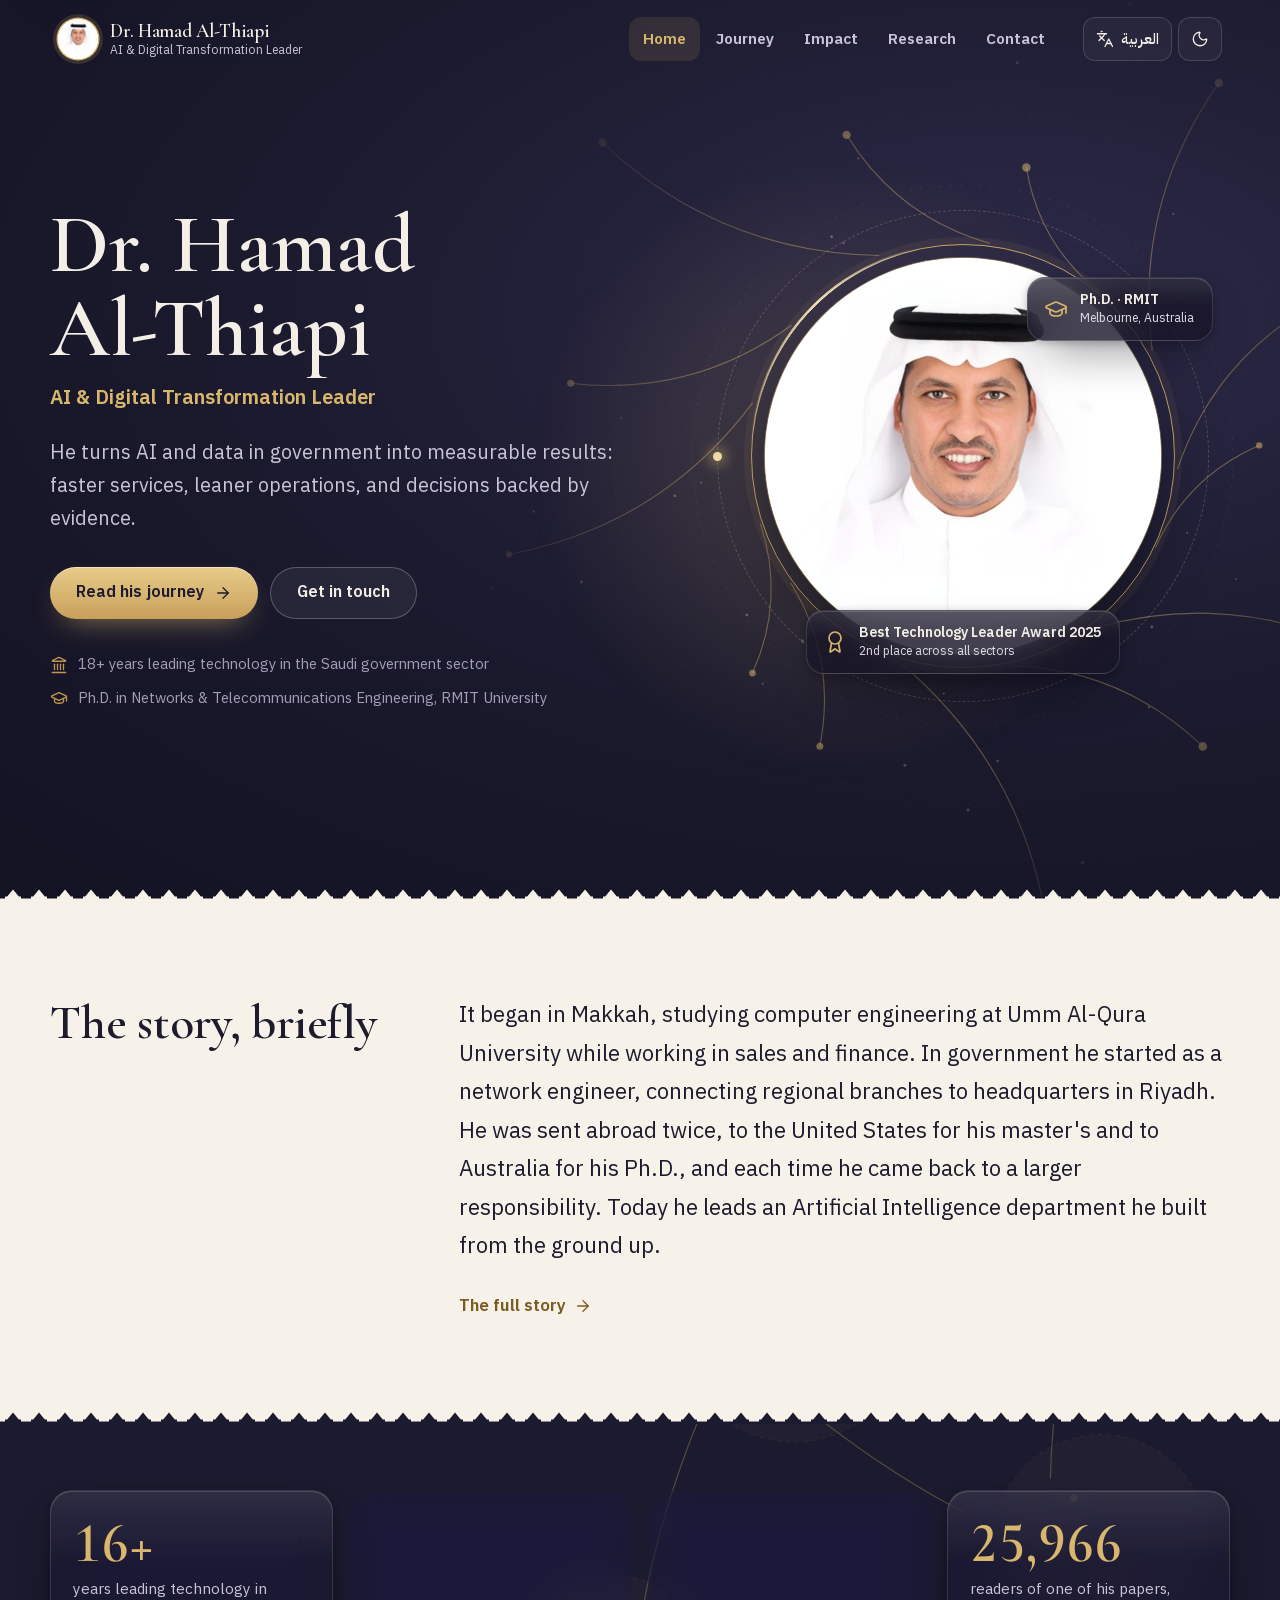
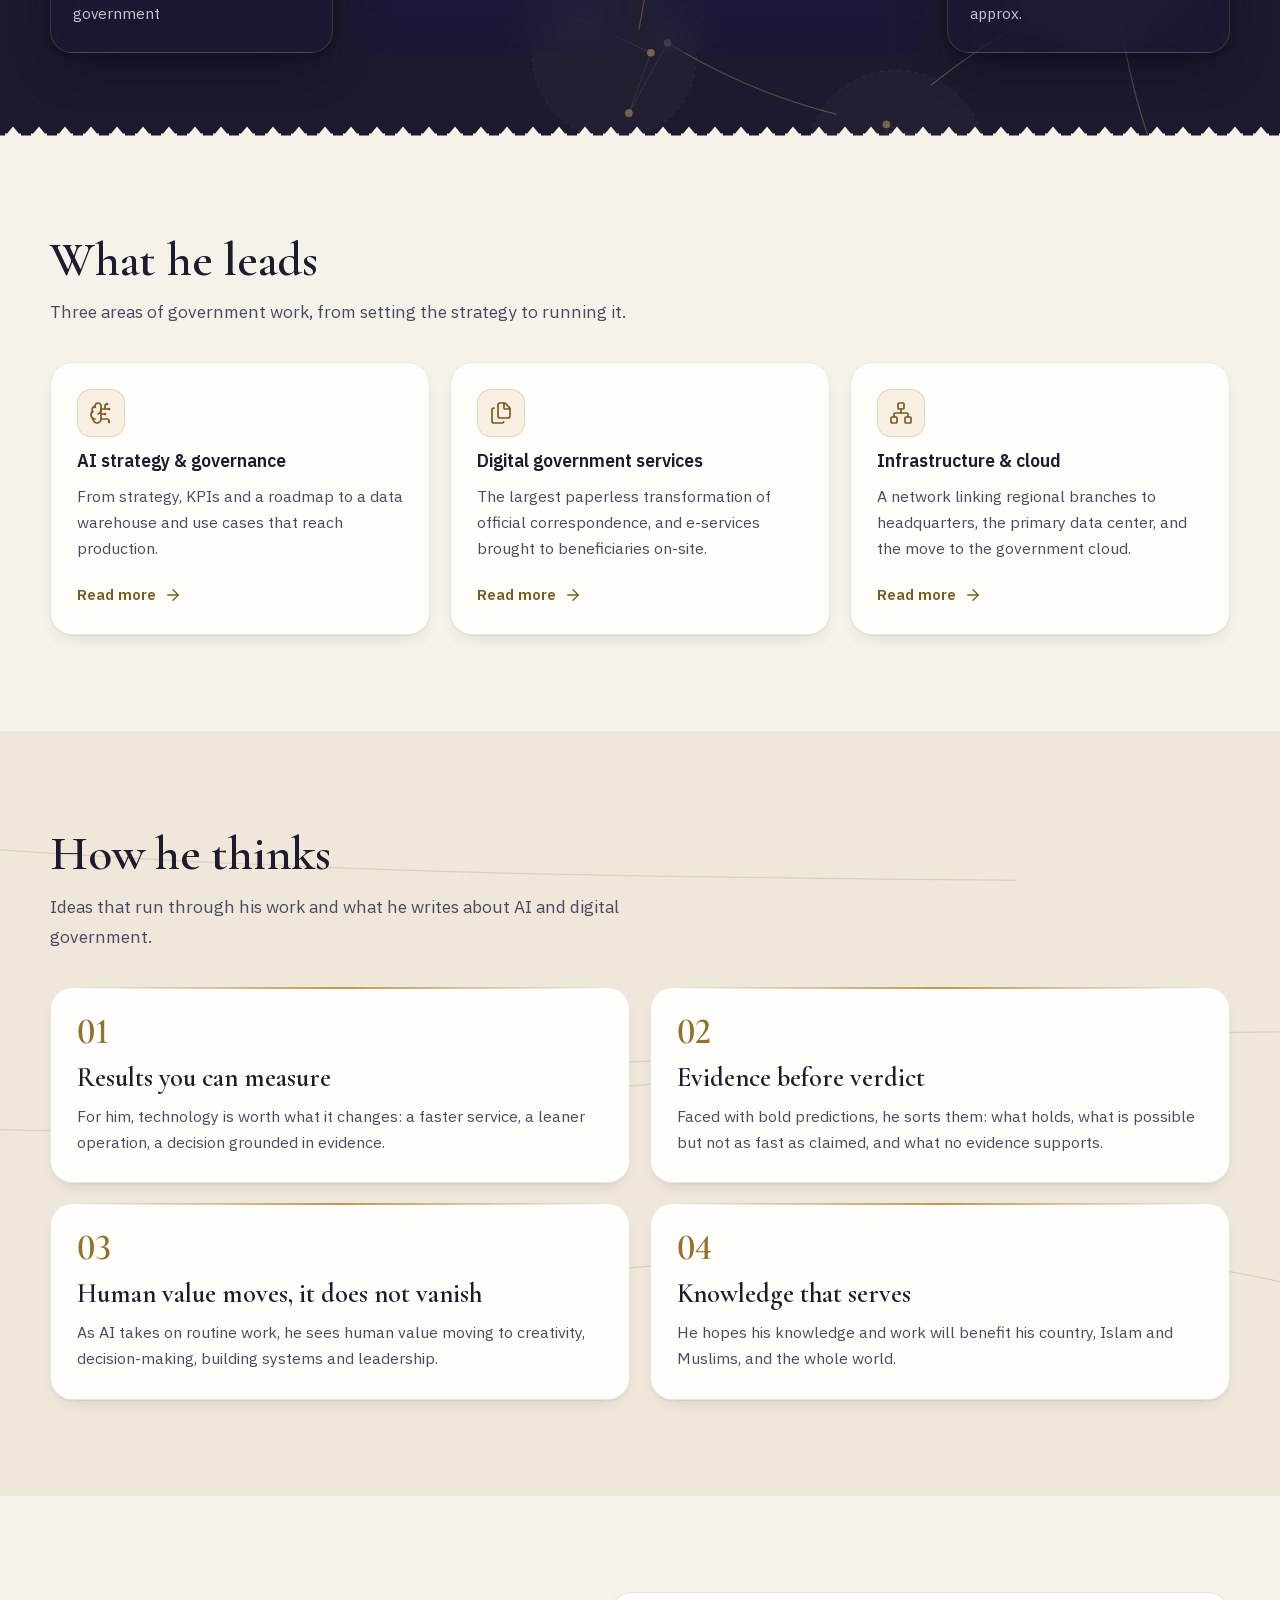
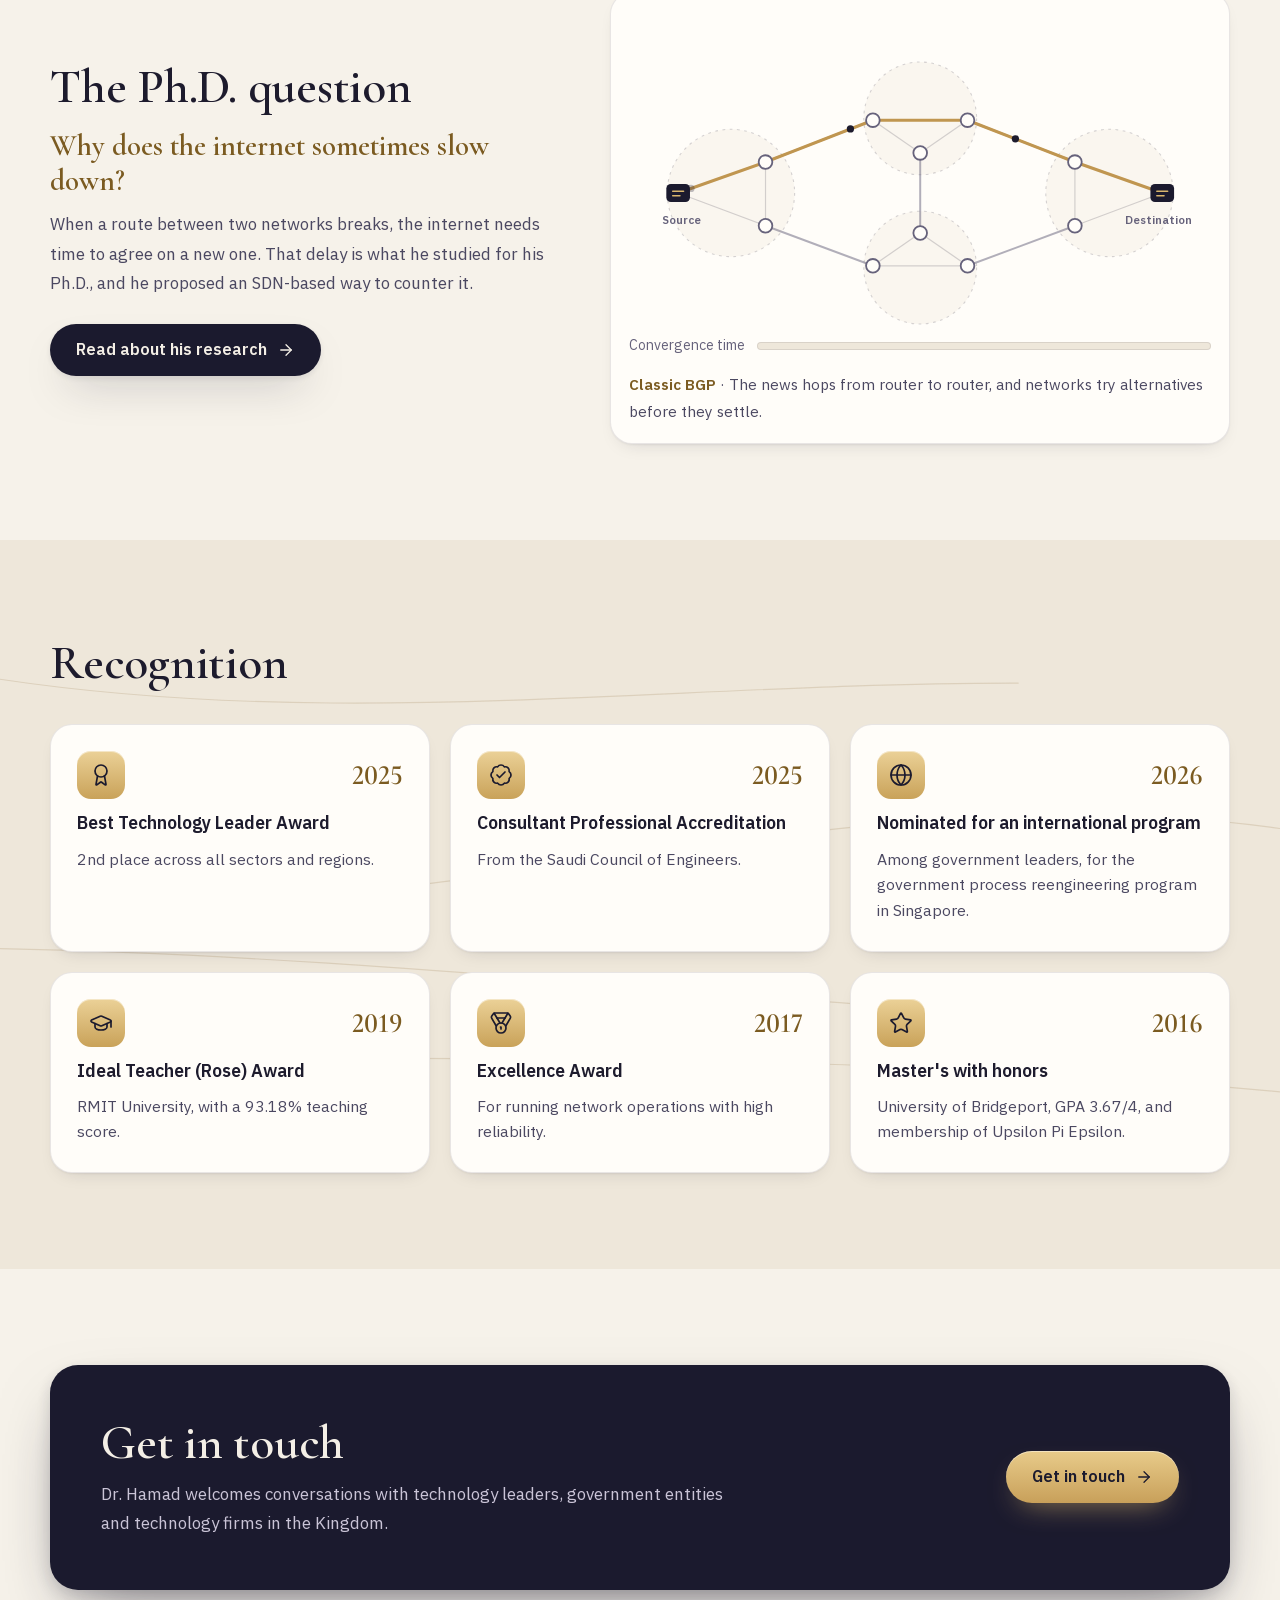
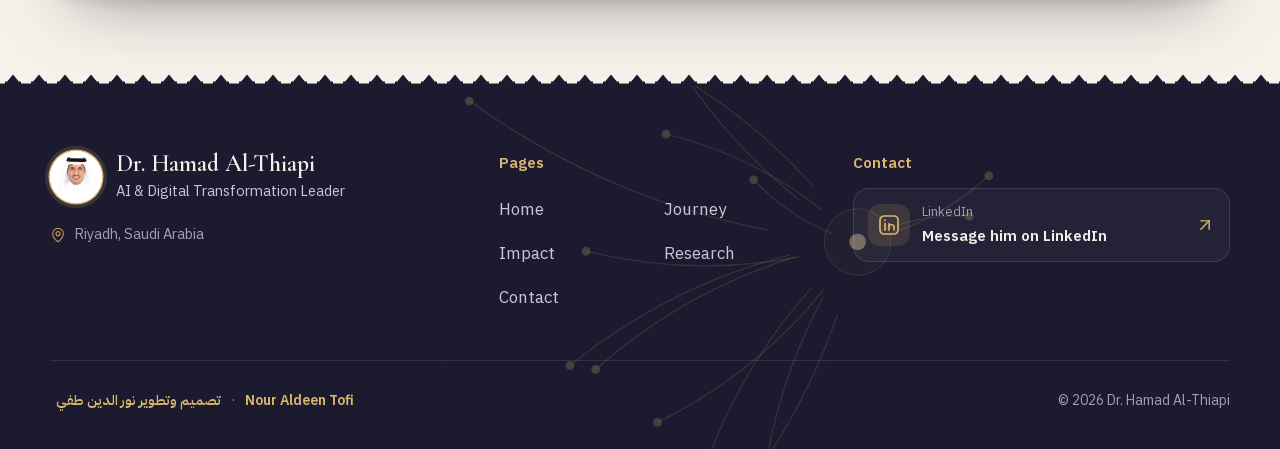
<file: docs/en/index.html>
<!doctype html>
<html lang="en" dir="ltr" class="no-js" data-theme="light" data-alt="../">
<head>
<meta charset="utf-8">
<meta name="viewport" content="width=device-width, initial-scale=1, viewport-fit=cover">
<title>Dr. Hamad Al-Thiapi | AI &amp; Digital Transformation Leader</title>
<meta name="description" content="Dr. Hamad Al-Thiapi, AI and digital transformation leader in the Saudi government sector, with a Ph.D. in Networks &amp; Telecommunications Engineering from RMIT.">
<meta name="robots" content="noindex, nofollow">
<link rel="canonical" href="https://nouraldeentofi.github.io/hamad-al-thiapi/en/">
<link rel="alternate" hreflang="ar" href="https://nouraldeentofi.github.io/hamad-al-thiapi/">
<link rel="alternate" hreflang="en" href="https://nouraldeentofi.github.io/hamad-al-thiapi/en/">
<link rel="alternate" hreflang="x-default" href="https://nouraldeentofi.github.io/hamad-al-thiapi/">
<meta property="og:type" content="profile">
<meta property="og:title" content="Dr. Hamad Al-Thiapi | AI &amp; Digital Transformation Leader">
<meta property="og:description" content="Dr. Hamad Al-Thiapi, AI and digital transformation leader in the Saudi government sector, with a Ph.D. in Networks &amp; Telecommunications Engineering from RMIT.">
<meta property="og:url" content="https://nouraldeentofi.github.io/hamad-al-thiapi/en/">
<meta property="og:image" content="https://nouraldeentofi.github.io/hamad-al-thiapi/assets/img/og.jpg">
<meta property="og:image:width" content="1200">
<meta property="og:image:height" content="630">
<meta property="og:locale" content="en_US">
<meta property="og:locale:alternate" content="ar_SA">
<meta property="profile:first_name" content="Hamad">
<meta property="profile:last_name" content="Al-Thiapi">
<meta name="twitter:card" content="summary_large_image">
<meta name="twitter:title" content="Dr. Hamad Al-Thiapi | AI &amp; Digital Transformation Leader">
<meta name="twitter:description" content="Dr. Hamad Al-Thiapi, AI and digital transformation leader in the Saudi government sector, with a Ph.D. in Networks &amp; Telecommunications Engineering from RMIT.">
<meta name="twitter:image" content="https://nouraldeentofi.github.io/hamad-al-thiapi/assets/img/og.jpg">
<meta name="author" content="Dr. Hamad Al-Thiapi">
<meta name="theme-color" content="#1b1a2e">
<meta name="color-scheme" content="light dark">
<link rel="icon" href="../assets/img/icon.svg" type="image/svg+xml">
<link rel="apple-touch-icon" href="../assets/img/apple-touch-icon.png">
<link rel="preload" href="../assets/fonts/ibm-plex-sans-arabic-latin-400-normal.woff2" as="font" type="font/woff2" crossorigin><link rel="preload" href="../assets/fonts/ibm-plex-sans-arabic-latin-600-normal.woff2" as="font" type="font/woff2" crossorigin><link rel="preload" href="../assets/fonts/cormorant-garamond-latin-600-normal.woff2" as="font" type="font/woff2" crossorigin><link rel="preload" href="../assets/fonts/ibm-plex-sans-arabic-arabic-600-normal.woff2" as="font" type="font/woff2" crossorigin>
<script>(function(){var d=document.documentElement;d.className=d.className.replace('no-js','js');try{var t=localStorage.getItem('theme');if(t==='dark'||t==='light'){d.setAttribute('data-theme',t)}}catch(e){}try{var w=localStorage.getItem('lang'),a=d.getAttribute('data-alt');if(w&&w!==d.lang&&a&&!/[?&]stay/.test(location.search)){location.replace(a+location.hash)}}catch(e){}})();</script>
<link rel="stylesheet" href="../assets/style.css">
<script type="application/ld+json">{"@context":"https://schema.org","@graph":[{"@type":"Person","@id":"https://nouraldeentofi.github.io/hamad-al-thiapi/#person","name":"Dr. Hamad Al-Thiapi","alternateName":["Hamad Al-Thiapi","Hamad Al-thiapi","Dr. Hamad Al-thiapi","Hamad Althiapi","Hamad Al Thiapi","Dr Hamad Al Thiapi","Eng. Dr. Hamad Al-Thiapi","Hamad Al-Thiyabi","Hamad Althiyabi","Hamad Al-Dhiyabi","Hamad Aldhiyabi","Hamad Al-Thiabi","Hamad Al-Theyabi","Hamad Al-Diyabi","Hamed Al-Thiapi","حمد الذيابي","د. حمد الذيابي","د / حمد الذيابي","الدكتور حمد الذيابي","المهندس الدكتور حمد الذيابي","حمد الذيابى","حمد الديابي","حمد الزيابي"],"honorificPrefix":"Dr.","givenName":"Hamad","familyName":"Al-Thiapi","jobTitle":["Director of Artificial Intelligence Management","مدير إدارة الذكاء الاصطناعي"],"description":"Dr. Hamad Al-Thiapi, AI and digital transformation leader in the Saudi government sector, with a Ph.D. in Networks & Telecommunications Engineering from RMIT.","url":"https://nouraldeentofi.github.io/hamad-al-thiapi/","address":{"@type":"PostalAddress","addressLocality":"Riyadh","addressCountry":"SA"},"workLocation":{"@type":"Place","name":"Riyadh, Saudi Arabia"},"worksFor":{"@type":"GovernmentOrganization","name":"Saudi government sector (entity not disclosed)","address":{"@type":"PostalAddress","addressLocality":"Riyadh","addressCountry":"SA"}},"hasOccupation":[{"@type":"Occupation","name":"Director of Artificial Intelligence","alternateName":["Head of Artificial Intelligence","AI Director","AI Leader","مدير إدارة الذكاء الاصطناعي","مدير الذكاء الاصطناعي","قائد الذكاء الاصطناعي"],"occupationLocation":{"@type":"City","name":"Riyadh"},"skills":"AI strategy, AI governance, KPIs, data warehouse, AI use cases, DGA/SDAIA/NCA compliance"},{"@type":"Occupation","name":"Digital Transformation Leader","alternateName":["Digital Government Leader","E-Services Director","قائد التحول الرقمي","مدير الخدمات والتعاملات الإلكترونية"]},{"@type":"Occupation","name":"Network and Telecommunications Engineer","alternateName":["Network Engineer","Network Operations Director","مهندس شبكات واتصالات","مدير عمليات الشبكات"]},{"@type":"Occupation","name":"Researcher in computer networks","alternateName":["SDN researcher","BGP researcher","باحث في هندسة الشبكات"]}],"knowsAbout":["Artificial Intelligence","AI strategy","AI governance","Digital transformation","Digital government","Data governance","Data analytics","Cloud migration","Government cloud","Network infrastructure","Software-Defined Networking (SDN)","Border Gateway Protocol (BGP)","BGP convergence","Wireless sensor networks","IT strategy","IT program management","Government procurement","DGA, SDAIA and NCA compliance","الذكاء الاصطناعي","استراتيجية الذكاء الاصطناعي","حوكمة الذكاء الاصطناعي","التحول الرقمي","الحكومة الرقمية","حوكمة البيانات","الحوسبة السحابية","البنية التحتية للشبكات","الشبكات المعرّفة بالبرمجيات"],"alumniOf":[{"@type":"CollegeOrUniversity","name":"RMIT University","address":"Melbourne, Australia"},{"@type":"CollegeOrUniversity","name":"University of Bridgeport","address":"Bridgeport, Connecticut, USA"},{"@type":"CollegeOrUniversity","name":"Umm Al-Qura University","alternateName":"جامعة أم القرى","address":"Makkah, Saudi Arabia"},{"@type":"CollegeOrUniversity","name":"King Fahad Security College","alternateName":"كلية الملك فهد الأمنية","address":"Riyadh, Saudi Arabia"}],"hasCredential":[{"@type":"EducationalOccupationalCredential","credentialCategory":"degree","educationalLevel":"Doctoral","name":"Ph.D., Networks and Telecommunication Engineering","recognizedBy":{"@type":"CollegeOrUniversity","name":"RMIT University"}},{"@type":"EducationalOccupationalCredential","credentialCategory":"degree","educationalLevel":"Master's","name":"Master of Engineering, Computer Engineering (Honors, GPA 3.67/4)","recognizedBy":{"@type":"CollegeOrUniversity","name":"University of Bridgeport"}},{"@type":"EducationalOccupationalCredential","credentialCategory":"degree","educationalLevel":"Bachelor's","name":"Bachelor's degree, Computer Engineering","recognizedBy":{"@type":"CollegeOrUniversity","name":"Umm Al-Qura University"}},{"@type":"EducationalOccupationalCredential","credentialCategory":"diploma","name":"Diploma, Security Science (grade 94)","recognizedBy":{"@type":"CollegeOrUniversity","name":"King Fahad Security College"}},{"@type":"EducationalOccupationalCredential","credentialCategory":"Professional accreditation","name":"Consultant Professional Accreditation","recognizedBy":{"@type":"Organization","name":"Saudi Council of Engineers","alternateName":"الهيئة السعودية للمهندسين"}}],"award":["Best Technology Leader Award 2025 (2nd place across all sectors and regions)","Ideal Teacher (Rose) Award 2019, RMIT University (93.18% teaching score)","Excellence Award 2017 (Network Operations Division)"],"memberOf":{"@type":"Organization","name":"Upsilon Pi Epsilon"},"knowsLanguage":[{"@type":"Language","name":"Arabic","alternateName":"ar"},{"@type":"Language","name":"English","alternateName":"en"}],"sameAs":["https://www.linkedin.com/in/dr-hamad-al-thiapi/"],"image":"https://nouraldeentofi.github.io/hamad-al-thiapi/assets/img/portrait.jpg"},{"@type":"WebSite","@id":"https://nouraldeentofi.github.io/hamad-al-thiapi/#website","url":"https://nouraldeentofi.github.io/hamad-al-thiapi/","name":"Dr. Hamad Al-Thiapi","alternateName":"د. حمد الذيابي","inLanguage":["ar","en"],"about":{"@id":"https://nouraldeentofi.github.io/hamad-al-thiapi/#person"}},{"@type":"ProfilePage","@id":"https://nouraldeentofi.github.io/hamad-al-thiapi/en/#page","url":"https://nouraldeentofi.github.io/hamad-al-thiapi/en/","name":"Dr. Hamad Al-Thiapi | AI & Digital Transformation Leader","description":"Dr. Hamad Al-Thiapi, AI and digital transformation leader in the Saudi government sector, with a Ph.D. in Networks & Telecommunications Engineering from RMIT.","inLanguage":"en","isPartOf":{"@id":"https://nouraldeentofi.github.io/hamad-al-thiapi/#website"},"mainEntity":{"@id":"https://nouraldeentofi.github.io/hamad-al-thiapi/#person"},"breadcrumb":{"@type":"BreadcrumbList","itemListElement":[{"@type":"ListItem","position":1,"name":"Home","item":"https://nouraldeentofi.github.io/hamad-al-thiapi/en/"}]}}]}</script>
</head>
<body data-page="index">
<a class="skip" href="#main">Skip to content</a>
<div class="progress" aria-hidden="true"></div>
<header class="site-header" data-header>
  <div class="bar">
    <a class="brand" href="./">
      <span class="mark"><img src="../assets/img/portrait-360.webp" width="40" height="40" alt="" decoding="async"></span>
      <span class="brand-text"><span class="brand-name">Dr. Hamad Al-Thiapi</span><span class="brand-role">AI &amp; Digital Transformation Leader</span></span>
    </a>
    <nav class="nav" aria-label="Main navigation"><a class="nav-link" href="./" aria-current="page">Home</a><a class="nav-link" href="journey.html">Journey</a><a class="nav-link" href="impact.html">Impact</a><a class="nav-link" href="research.html">Research</a><a class="nav-link" href="contact.html">Contact</a></nav>
    <div class="tools">
      <a class="tool tool--lang" href="../" hreflang="ar" lang="ar" data-lang-switch="ar"><svg class="ic" viewBox="0 0 24 24" fill="none" stroke="currentColor" stroke-width="1.7" stroke-linecap="round" stroke-linejoin="round" aria-hidden="true" focusable="false"><path d="m5 8 6 6" /> <path d="m4 14 6-6 2-3" /> <path d="M2 5h12" /> <path d="M7 2h1" /> <path d="m22 22-5-10-5 10" /> <path d="M14 18h6" /></svg><span class="lang-l">العربية</span><span class="lang-s">عربي</span></a>
      <button class="tool tool--theme" type="button" data-theme-toggle aria-label="Toggle dark mode" aria-pressed="false"><svg class="ic ic-moon" viewBox="0 0 24 24" fill="none" stroke="currentColor" stroke-width="1.7" stroke-linecap="round" stroke-linejoin="round" aria-hidden="true" focusable="false"><path d="M20.985 12.486a9 9 0 1 1-9.473-9.472c.405-.022.617.46.402.803a6 6 0 0 0 8.268 8.268c.344-.215.825-.004.803.401" /></svg><svg class="ic ic-sun" viewBox="0 0 24 24" fill="none" stroke="currentColor" stroke-width="1.7" stroke-linecap="round" stroke-linejoin="round" aria-hidden="true" focusable="false"><circle cx="12" cy="12" r="4" /> <path d="M12 2v2" /> <path d="M12 20v2" /> <path d="m4.93 4.93 1.41 1.41" /> <path d="m17.66 17.66 1.41 1.41" /> <path d="M2 12h2" /> <path d="M20 12h2" /> <path d="m6.34 17.66-1.41 1.41" /> <path d="m19.07 4.93-1.41 1.41" /></svg></button>
    </div>
  </div>
</header>
<main id="main" tabindex="-1">

<section class="hero" data-section>
  <div class="hero-glow" aria-hidden="true"></div>
  <div class="wrap hero-grid">
    <div class="hero-copy" data-hero-out>
      <h1 class="hero-name page-title" data-enter style="--d:120ms">Dr. Hamad <span class="nw">Al-Thiapi</span></h1>
      <p class="hero-role" data-enter style="--d:220ms">AI &amp; Digital Transformation Leader</p>
      <p class="hero-lead" data-enter style="--d:320ms">He turns AI and data in government into measurable results: faster services, leaner operations, and decisions backed by evidence.</p>
      <div class="hero-cta" data-enter style="--d:440ms">
        <a class="btn btn-gold shine" href="journey.html">Read his journey<svg class="ic fwd" viewBox="0 0 24 24" fill="none" stroke="currentColor" stroke-width="1.7" stroke-linecap="round" stroke-linejoin="round" aria-hidden="true" focusable="false"><path d="M5 12h14" /> <path d="m12 5 7 7-7 7" /></svg></a>
        <a class="btn btn-glass" href="contact.html">Get in touch</a>
      </div>
      <ul class="hero-meta" data-enter style="--d:560ms"><li><svg class="ic" viewBox="0 0 24 24" fill="none" stroke="currentColor" stroke-width="1.7" stroke-linecap="round" stroke-linejoin="round" aria-hidden="true" focusable="false"><path d="M10 18v-7" /> <path d="M11.119 2.205a2 2 0 0 1 1.762 0l7.84 3.846A.5.5 0 0 1 20.5 7h-17a.5.5 0 0 1-.22-.949z" /> <path d="M14 18v-7" /> <path d="M18 18v-7" /> <path d="M3 22h18" /> <path d="M6 18v-7" /></svg><span>18+ years leading technology in the Saudi government sector</span></li><li><svg class="ic" viewBox="0 0 24 24" fill="none" stroke="currentColor" stroke-width="1.7" stroke-linecap="round" stroke-linejoin="round" aria-hidden="true" focusable="false"><path d="M21.42 10.922a1 1 0 0 0-.019-1.838L12.83 5.18a2 2 0 0 0-1.66 0L2.6 9.08a1 1 0 0 0 0 1.832l8.57 3.908a2 2 0 0 0 1.66 0z" /> <path d="M22 10v6" /> <path d="M6 12.5V16a6 3 0 0 0 12 0v-3.5" /></svg><span>Ph.D. in Networks &amp; Telecommunications Engineering, RMIT University</span></li></ul>
    </div>
    <div class="hero-visual" data-hero-visual>
      <figure class="medallion" data-enter style="--d:60ms">
        <div class="sky sky--converge" aria-hidden="true"><svg class="sky-svg" viewBox="0 0 1000 1000" preserveAspectRatio="xMidYMid slice" aria-hidden="true" focusable="false"><g class="rings"><circle class="orbit-line" cx="500" cy="500" r="262"/><circle class="orbit-line" cx="500" cy="500" r="338"/><circle class="orbit-line" cx="500" cy="500" r="420"/></g><g class="stars"><circle class="star" cx="44.2" cy="628.7" r="1.6" style="--tw:2844ms"/><circle class="star" cx="372.8" cy="287.6" r="1.4" style="--tw:3882ms"/><circle class="star" cx="967.9" cy="479.7" r="1" style="--tw:2314ms"/><circle class="star" cx="384.3" cy="293.7" r="1.2" style="--tw:1008ms"/><circle class="star" cx="683.2" cy="665.8" r="1.4" style="--tw:776ms"/><circle class="star" cx="505.1" cy="843.3" r="1.5" style="--tw:483ms"/><circle class="star" cx="130.3" cy="622.2" r="1.5" style="--tw:4915ms"/><circle class="star" cx="704" cy="265.6" r="1.1" style="--tw:2152ms"/><circle class="star" cx="879.2" cy="162.3" r="0.9" style="--tw:1057ms"/><circle class="star" cx="533.7" cy="795.8" r="1.2" style="--tw:3534ms"/><circle class="star" cx="481.5" cy="730.4" r="1.1" style="--tw:2215ms"/><circle class="star" cx="37" cy="295" r="1.4" style="--tw:3092ms"/><circle class="star" cx="185" cy="213" r="0.8" style="--tw:5397ms"/><circle class="star" cx="590.5" cy="24.9" r="1.4" style="--tw:2354ms"/><circle class="star" cx="290.6" cy="654.2" r="1.3" style="--tw:373ms"/><circle class="star" cx="764.9" cy="619.3" r="0.9" style="--tw:2040ms"/><circle class="star" cx="717.6" cy="574.6" r="0.9" style="--tw:608ms"/><circle class="star" cx="344.6" cy="679.4" r="1.5" style="--tw:3684ms"/><circle class="star" cx="680.4" cy="743.6" r="1.1" style="--tw:2184ms"/><circle class="star" cx="841.3" cy="832.1" r="1.6" style="--tw:2795ms"/><circle class="star" cx="246.4" cy="525.8" r="0.9" style="--tw:2055ms"/><circle class="star" cx="456.4" cy="968.3" r="0.9" style="--tw:138ms"/><circle class="star" cx="865.2" cy="383.8" r="0.9" style="--tw:3259ms"/><circle class="star" cx="877.6" cy="564.8" r="1.6" style="--tw:5179ms"/><circle class="star" cx="398.6" cy="211.6" r="1.1" style="--tw:1002ms"/><circle class="star" cx="552.8" cy="119.2" r="1.4" style="--tw:1977ms"/><circle class="star" cx="578.4" cy="958.7" r="1.6" style="--tw:5115ms"/><circle class="star" cx="661.3" cy="61.4" r="1.4" style="--tw:1360ms"/><circle class="star" cx="168.9" cy="463.2" r="0.8" style="--tw:167ms"/><circle class="star" cx="443.9" cy="800" r="1.4" style="--tw:5739ms"/><circle class="star" cx="25.6" cy="663.3" r="1.6" style="--tw:5730ms"/><circle class="star" cx="306.1" cy="720.9" r="1" style="--tw:1180ms"/><circle class="star" cx="616.2" cy="894.2" r="1.5" style="--tw:5042ms"/><circle class="star" cx="84.1" cy="553.9" r="1.4" style="--tw:508ms"/><circle class="star" cx="236.9" cy="82.1" r="1.4" style="--tw:4500ms"/><circle class="star" cx="220.9" cy="538.8" r="1.4" style="--tw:1995ms"/><circle class="star" cx="660.7" cy="14.1" r="1.1" style="--tw:2408ms"/><circle class="star" cx="915.8" cy="355.6" r="0.9" style="--tw:762ms"/><circle class="star" cx="786.5" cy="900.4" r="1.4" style="--tw:877ms"/><circle class="star" cx="737.8" cy="44" r="1.3" style="--tw:2102ms"/></g><g class="routes"><path class="route" pathLength="1" style="--i:0" d="M787.3 489.9Q715.6 520.9 685 592.8" data-packets="1" data-speed="9.3"/><path class="route" pathLength="1" style="--i:1" d="M894.1 693.5Q761.6 626.4 619.3 669.2" data-packets="1" data-speed="8.8"/><path class="route" pathLength="1" style="--i:2" d="M732.6 781.7Q651.5 703.8 539.1 703.3" data-packets="1" data-speed="8.5"/><path class="route" pathLength="1" style="--i:3" d="M583.2 967.2Q562.9 801.9 434.1 696.2" data-packets="1" data-speed="10.3"/><path class="route" pathLength="1" style="--i:4" d="M361.4 781.4Q378.5 694.1 330.7 619.1" data-packets="1" data-speed="10"/><path class="route" pathLength="1" style="--i:5" d="M296.1 710.6Q329 637.3 302.3 561.5" data-packets="1" data-speed="9.9"/><path class="route" pathLength="1" style="--i:6" d="M59.9 595.6Q211.4 566.9 301.4 441.6" data-packets="1" data-speed="8.9"/><path class="route" pathLength="1" style="--i:7" d="M119.9 429.7Q241.7 443.4 339.4 369.4" data-packets="1" data-speed="8.5"/><path class="route" pathLength="1" style="--i:8" d="M150.7 196.4Q267.5 306.6 428 305.9" data-packets="1" data-speed="9.8"/><path class="route" pathLength="1" style="--i:9" d="M387.3 188.9Q438 271 531.4 295.4" data-packets="1" data-speed="10.1"/><path class="route" pathLength="1" style="--i:10" d="M561.6 220.5Q574.1 297.1 636 343.9" data-packets="1" data-speed="8.5"/><path class="route" pathLength="1" style="--i:11" d="M748.2 138.6Q662.9 259.8 684.7 406.5" data-packets="1" data-speed="9.3"/><path class="route" pathLength="1" style="--i:12" d="M842.6 351.8Q740.9 408.1 706.1 519" data-packets="1" data-speed="9.4"/></g><g class="nodes"><circle class="node" cx="787.3" cy="489.9" r="3.1" style="--tw:2250ms"/><circle class="node" cx="894.1" cy="693.5" r="3.1" style="--tw:1821ms"/><circle class="node" cx="732.6" cy="781.7" r="4.2" style="--tw:519ms"/><circle class="node" cx="583.2" cy="967.2" r="3.8" style="--tw:1666ms"/><circle class="node" cx="361.4" cy="781.4" r="3.4" style="--tw:605ms"/><circle class="node" cx="296.1" cy="710.6" r="3.3" style="--tw:2442ms"/><circle class="node" cx="59.9" cy="595.6" r="3.1" style="--tw:250ms"/><circle class="node" cx="119.9" cy="429.7" r="3.4" style="--tw:2459ms"/><circle class="node" cx="150.7" cy="196.4" r="4" style="--tw:1025ms"/><circle class="node" cx="387.3" cy="188.9" r="4" style="--tw:1209ms"/><circle class="node" cx="561.6" cy="220.5" r="4.1" style="--tw:638ms"/><circle class="node" cx="748.2" cy="138.6" r="4.1" style="--tw:2406ms"/><circle class="node" cx="842.6" cy="351.8" r="3.8" style="--tw:2435ms"/></g><g class="packets"></g></svg></div>
        <div class="med-orbit" aria-hidden="true"><span class="sat"></span></div>
        <div class="med-ring" aria-hidden="true"></div>
        <div class="med-shine" aria-hidden="true"></div>
        <div class="portrait"><img src="../assets/img/portrait.webp" width="720" height="720" alt="Portrait of Dr. Hamad Al-Thiapi in Saudi attire" fetchpriority="high" decoding="async"></div>
        <figcaption class="sr-only">Portrait of Dr. Hamad Al-Thiapi in Saudi attire</figcaption>
        <div class="badge badge--a glass-dark"><svg class="ic" viewBox="0 0 24 24" fill="none" stroke="currentColor" stroke-width="1.7" stroke-linecap="round" stroke-linejoin="round" aria-hidden="true" focusable="false"><path d="m15.477 12.89 1.515 8.526a.5.5 0 0 1-.81.47l-3.58-2.687a1 1 0 0 0-1.197 0l-3.586 2.686a.5.5 0 0 1-.81-.469l1.514-8.526" /> <circle cx="12" cy="8" r="6" /></svg><span><b>Best Technology Leader Award 2025</b><small>2nd place across all sectors</small></span></div>
        <div class="badge badge--b glass-dark"><svg class="ic" viewBox="0 0 24 24" fill="none" stroke="currentColor" stroke-width="1.7" stroke-linecap="round" stroke-linejoin="round" aria-hidden="true" focusable="false"><path d="M21.42 10.922a1 1 0 0 0-.019-1.838L12.83 5.18a2 2 0 0 0-1.66 0L2.6 9.08a1 1 0 0 0 0 1.832l8.57 3.908a2 2 0 0 0 1.66 0z" /> <path d="M22 10v6" /> <path d="M6 12.5V16a6 3 0 0 0 12 0v-3.5" /></svg><span><b>Ph.D. · RMIT</b><small>Melbourne, Australia</small></span></div>
      </figure>
    </div>
  </div>
  <div class="parapet" aria-hidden="true"></div>
</section>

<section class="sec story" data-section>
  <div class="wrap story-grid">
    <div class="sec-head "><h2 class="sec-title" data-reveal data-slide>The story, briefly</h2></div>
    <div class="story-body">
      <p class="story-text" data-reveal>It began in Makkah, studying computer engineering at Umm Al-Qura University while working in sales and finance. In government he started as a network engineer, connecting regional branches to headquarters in Riyadh. He was sent abroad twice, to the United States for his master&#x27;s and to Australia for his Ph.D., and each time he came back to a larger responsibility. Today he leads an Artificial Intelligence department he built from the ground up.</p>
      <a class="tlink" href="journey.html" data-reveal><span>The full story</span><svg class="ic fwd" viewBox="0 0 24 24" fill="none" stroke="currentColor" stroke-width="1.7" stroke-linecap="round" stroke-linejoin="round" aria-hidden="true" focusable="false"><path d="M5 12h14" /> <path d="m12 5 7 7-7 7" /></svg></a>
    </div>
  </div>
</section>

<div class="parapet parapet--night" aria-hidden="true"></div>
<section class="band" data-section>
  <div class="sky sky--domains sky--band" aria-hidden="true"><svg class="sky-svg" viewBox="0 0 1000 1000" preserveAspectRatio="xMidYMid slice" aria-hidden="true" focusable="false"><g class="domains"><circle class="domain" cx="620" cy="300" r="92"/><circle class="node" cx="573.4" cy="314.4" r="3" style="--tw:3696ms"/><circle class="node" cx="574.7" cy="309.9" r="3" style="--tw:2349ms"/><circle class="node" cx="638.6" cy="342.7" r="3" style="--tw:2519ms"/><circle class="node" cx="627.3" cy="273.7" r="3" style="--tw:1213ms"/><circle class="domain" cx="820" cy="190" r="70"/><circle class="node" cx="858.6" cy="214.7" r="3" style="--tw:2773ms"/><circle class="node" cx="870.1" cy="203.5" r="3" style="--tw:3859ms"/><circle class="node" cx="797.8" cy="157.9" r="3" style="--tw:629ms"/><circle class="node" cx="855.8" cy="193.4" r="3" style="--tw:238ms"/><circle class="domain" cx="860" cy="470" r="84"/><circle class="node" cx="871.4" cy="499" r="3" style="--tw:120ms"/><circle class="node" cx="821.5" cy="478.9" r="3" style="--tw:3369ms"/><circle class="node" cx="812.5" cy="464.3" r="3" style="--tw:1999ms"/><circle class="node" cx="839" cy="435.7" r="3" style="--tw:1112ms"/><circle class="domain" cx="700" cy="640" r="70"/><circle class="node" cx="752.3" cy="639.2" r="3" style="--tw:3360ms"/><circle class="node" cx="692.5" cy="612.5" r="3" style="--tw:918ms"/><circle class="node" cx="695.2" cy="659.4" r="3" style="--tw:3065ms"/><circle class="node" cx="661.8" cy="667.6" r="3" style="--tw:1546ms"/><circle class="domain" cx="480" cy="560" r="64"/><circle class="node" cx="521.6" cy="548.8" r="3" style="--tw:2ms"/><circle class="node" cx="491.3" cy="603.7" r="3" style="--tw:1879ms"/><circle class="node" cx="508.5" cy="556.5" r="3" style="--tw:292ms"/><circle class="node" cx="451.9" cy="530.3" r="3" style="--tw:1079ms"/><circle class="domain" cx="930" cy="720" r="60"/><circle class="node" cx="951.3" cy="733" r="3" style="--tw:3856ms"/><circle class="node" cx="930.9" cy="701.5" r="3" style="--tw:985ms"/><circle class="node" cx="943.5" cy="730" r="3" style="--tw:3188ms"/><circle class="node" cx="943.9" cy="748.6" r="3" style="--tw:1789ms"/></g><g class="intra-links"><line class="intra" x1="573.4" y1="314.4" x2="574.7" y2="309.9"/><line class="intra" x1="574.7" y1="309.9" x2="638.6" y2="342.7"/><line class="intra" x1="638.6" y1="342.7" x2="627.3" y2="273.7"/><line class="intra" x1="858.6" y1="214.7" x2="870.1" y2="203.5"/><line class="intra" x1="870.1" y1="203.5" x2="797.8" y2="157.9"/><line class="intra" x1="797.8" y1="157.9" x2="855.8" y2="193.4"/><line class="intra" x1="871.4" y1="499" x2="821.5" y2="478.9"/><line class="intra" x1="821.5" y1="478.9" x2="812.5" y2="464.3"/><line class="intra" x1="812.5" y1="464.3" x2="839" y2="435.7"/><line class="intra" x1="752.3" y1="639.2" x2="692.5" y2="612.5"/><line class="intra" x1="692.5" y1="612.5" x2="695.2" y2="659.4"/><line class="intra" x1="695.2" y1="659.4" x2="661.8" y2="667.6"/><line class="intra" x1="521.6" y1="548.8" x2="491.3" y2="603.7"/><line class="intra" x1="491.3" y1="603.7" x2="508.5" y2="556.5"/><line class="intra" x1="508.5" y1="556.5" x2="451.9" y2="530.3"/><line class="intra" x1="951.3" y1="733" x2="930.9" y2="701.5"/><line class="intra" x1="930.9" y1="701.5" x2="943.5" y2="730"/><line class="intra" x1="943.5" y1="730" x2="943.9" y2="748.6"/></g><g class="routes"><path class="route" pathLength="1" style="--i:0" d="M573.4 314.4Q732.8 288.6 870.1 203.5" data-packets="1" data-speed="7.8"/><path class="route" pathLength="1" style="--i:1" d="M573.4 314.4Q681 421.4 821.5 478.9" data-packets="1" data-speed="9.9"/><path class="route" pathLength="1" style="--i:2" d="M858.6 214.7Q813.6 343.1 821.5 478.9" data-packets="1" data-speed="7.5"/><path class="route" pathLength="1" style="--i:3" d="M871.4 499Q770.6 537.8 692.5 612.5" data-packets="1" data-speed="9.6"/><path class="route" pathLength="1" style="--i:4" d="M573.4 314.4Q503.4 450.8 491.3 603.7" data-packets="1" data-speed="7.5"/><path class="route" pathLength="1" style="--i:5" d="M521.6 548.8Q600.7 597.7 692.5 612.5" data-packets="1" data-speed="8.7"/><path class="route" pathLength="1" style="--i:6" d="M871.4 499Q880.9 606.2 930.9 701.5" data-packets="1" data-speed="7.9"/><path class="route" pathLength="1" style="--i:7" d="M752.3 639.2Q835.4 688.2 930.9 701.5" data-packets="1" data-speed="8.1"/></g><g class="packets"></g></svg></div>
  <div class="wrap stats"><div class="stat glass-dark" data-reveal style="--i:0"><span class="stat-n" dir="ltr"><span class="count" data-count="18">18</span>+</span><span class="stat-l">years leading technology in government</span></div><div class="stat glass-dark" data-reveal style="--i:1"><span class="stat-n" dir="ltr"><span class="count" data-count="7">7</span></span><span class="stat-l">peer-reviewed publications</span></div><div class="stat glass-dark" data-reveal style="--i:2"><span class="stat-n" dir="ltr"><span class="count" data-count="2">2</span></span><span class="stat-l">departments led at the same time</span></div><div class="stat glass-dark" data-reveal style="--i:3"><span class="stat-n" dir="ltr"><span class="count" data-count="30000">30,000</span></span><span class="stat-l">readers of one of his papers, approx.</span></div></div>
  <div class="parapet" aria-hidden="true"></div>
</section>

<section class="sec" data-section>
  <div class="wrap">
    <div class="sec-head "><h2 class="sec-title" data-reveal data-slide>What he leads</h2><p class="sec-lead" data-reveal>Three areas of government work, from setting the strategy to running it.</p></div>
    <div class="grid grid-3 swipe" data-swipe><a class="card card--link pillar" href="impact.html#ai" data-reveal style="--i:0"><span class="tile"><svg class="ic" viewBox="0 0 24 24" fill="none" stroke="currentColor" stroke-width="1.7" stroke-linecap="round" stroke-linejoin="round" aria-hidden="true" focusable="false"><path d="M12 13h4" /> <path d="M12 18h6a2 2 0 012 2v1" /> <path d="M12 8h8" /> <path d="M12 9a4.17 4.17 0 01-3 4" /> <path d="M16 8V5a2 2 0 012-2" /> <path d="M6 18a4 4 0 01-2-7.465" /> <path d="M6.004 5.125a4 4 0 00-2.526 5.77" /> <path d="M6.294 6.294A3 3 0 1112 5v13a4 4 0 11-7.967-.518" /> <circle cx="16" cy="13" r="0.5" fill="currentColor" /> <circle cx="18" cy="3" r="0.5" fill="currentColor" /> <circle cx="20" cy="21" r="0.5" fill="currentColor" /> <circle cx="20" cy="8" r="0.5" fill="currentColor" /></svg></span><h3 class="card-h">AI strategy &amp; governance</h3><p class="card-p">From strategy, KPIs and a roadmap to a data warehouse and use cases that reach production.</p><span class="card-foot">Read more<svg class="ic fwd" viewBox="0 0 24 24" fill="none" stroke="currentColor" stroke-width="1.7" stroke-linecap="round" stroke-linejoin="round" aria-hidden="true" focusable="false"><path d="M5 12h14" /> <path d="m12 5 7 7-7 7" /></svg></span></a><a class="card card--link pillar" href="impact.html#services" data-reveal style="--i:1"><span class="tile"><svg class="ic" viewBox="0 0 24 24" fill="none" stroke="currentColor" stroke-width="1.7" stroke-linecap="round" stroke-linejoin="round" aria-hidden="true" focusable="false"><path d="M15 2h-4a2 2 0 0 0-2 2v11a2 2 0 0 0 2 2h8a2 2 0 0 0 2-2V8" /> <path d="M16.706 2.706A2.4 2.4 0 0 0 15 2v5a1 1 0 0 0 1 1h5a2.4 2.4 0 0 0-.706-1.706z" /> <path d="M5 7a2 2 0 0 0-2 2v11a2 2 0 0 0 2 2h8a2 2 0 0 0 1.732-1" /></svg></span><h3 class="card-h">Digital government services</h3><p class="card-p">The largest paperless transformation of official correspondence, and e-services brought to beneficiaries on-site.</p><span class="card-foot">Read more<svg class="ic fwd" viewBox="0 0 24 24" fill="none" stroke="currentColor" stroke-width="1.7" stroke-linecap="round" stroke-linejoin="round" aria-hidden="true" focusable="false"><path d="M5 12h14" /> <path d="m12 5 7 7-7 7" /></svg></span></a><a class="card card--link pillar" href="impact.html#infrastructure" data-reveal style="--i:2"><span class="tile"><svg class="ic" viewBox="0 0 24 24" fill="none" stroke="currentColor" stroke-width="1.7" stroke-linecap="round" stroke-linejoin="round" aria-hidden="true" focusable="false"><rect x="16" y="16" width="6" height="6" rx="1" /> <rect x="2" y="16" width="6" height="6" rx="1" /> <rect x="9" y="2" width="6" height="6" rx="1" /> <path d="M5 16v-3a1 1 0 0 1 1-1h12a1 1 0 0 1 1 1v3" /> <path d="M12 12V8" /></svg></span><h3 class="card-h">Infrastructure &amp; cloud</h3><p class="card-p">A network linking regional branches to headquarters, the primary data center, and the move to the government cloud.</p><span class="card-foot">Read more<svg class="ic fwd" viewBox="0 0 24 24" fill="none" stroke="currentColor" stroke-width="1.7" stroke-linecap="round" stroke-linejoin="round" aria-hidden="true" focusable="false"><path d="M5 12h14" /> <path d="m12 5 7 7-7 7" /></svg></span></a></div>
    <div class="dots" aria-hidden="true"><i></i><i></i><i></i></div>
  </div>
</section>

<section class="sec sec--tint sec--sky" data-section>
  <div class="sky sky--trace sky--light" aria-hidden="true"><svg class="sky-svg" viewBox="0 0 1000 1000" preserveAspectRatio="none" aria-hidden="true" focusable="false"><g class="routes"><path class="route" pathLength="1" style="--i:0" d="M-20 153.2C330 196.4 670 192.1 1020 198.7" data-packets="1" data-speed="3.5"/><path class="route" pathLength="1" style="--i:1" d="M1020 393.4C670 397.4 330 468.9 -20 467.3" data-packets="1" data-speed="3.5"/><path class="route" pathLength="1" style="--i:2" d="M-20 520.3C330 547.6 670 351.5 1020 489.3" data-packets="1" data-speed="4.3"/><path class="route" pathLength="1" style="--i:3" d="M1020 728.6C670 582.1 330 823.6 -20 664.4" data-packets="1" data-speed="4.2"/></g><g class="packets"></g></svg></div>
  <div class="wrap">
    <div class="sec-head "><h2 class="sec-title" data-reveal data-slide>How he thinks</h2><p class="sec-lead" data-reveal>Ideas that run through his work and what he writes about AI and digital government.</p></div>
    <div class="grid grid-2 swipe" data-swipe><article class="card thought" data-reveal style="--i:0"><span class="thought-n" dir="ltr">01</span><h3 class="card-h">Results you can measure</h3><p class="card-p">For him, technology is worth what it changes: a faster service, a leaner operation, a decision grounded in evidence.</p></article><article class="card thought" data-reveal style="--i:1"><span class="thought-n" dir="ltr">02</span><h3 class="card-h">Evidence before verdict</h3><p class="card-p">Faced with bold predictions, he sorts them: what holds, what is possible but not as fast as claimed, and what no evidence supports.</p></article><article class="card thought" data-reveal style="--i:2"><span class="thought-n" dir="ltr">03</span><h3 class="card-h">Human value moves, it does not vanish</h3><p class="card-p">As AI takes on routine work, he sees human value moving to creativity, decision-making, building systems and leadership.</p></article><article class="card thought" data-reveal style="--i:3"><span class="thought-n" dir="ltr">04</span><h3 class="card-h">Knowledge that serves</h3><p class="card-p">He hopes his knowledge and work will benefit his country, Islam and Muslims, and the whole world.</p></article></div>
    <div class="dots" aria-hidden="true"><i></i><i></i><i></i><i></i></div>
  </div>
</section>

<section class="sec" data-section>
  <div class="wrap phd">
    <div class="phd-copy">
      <div class="sec-head "><h2 class="sec-title" data-reveal data-slide>The Ph.D. question</h2></div>
      <p class="phd-q" data-reveal>Why does the internet sometimes slow down?</p>
      <p class="phd-p" data-reveal>When a route between two networks breaks, the internet needs time to agree on a new one. That delay is what he studied for his Ph.D., and he proposed an SDN-based way to counter it.</p>
      <a class="btn btn-ink" href="research.html" data-reveal>Read about his research<svg class="ic fwd" viewBox="0 0 24 24" fill="none" stroke="currentColor" stroke-width="1.7" stroke-linecap="round" stroke-linejoin="round" aria-hidden="true" focusable="false"><path d="M5 12h14" /> <path d="m12 5 7 7-7 7" /></svg></a>
    </div>
    <div class="phd-visual card" data-reveal><div class="diagram diagram--compact" data-diagram data-auto="1"><svg class="dg-svg" viewBox="0 0 640 340" role="img" aria-label="Animated diagram: a link between two networks fails, and the networks settle on a new route with classic BGP and with SDN." focusable="false"><circle class="dg-domain" cx="112" cy="200" r="70"/><circle class="dg-domain" cx="320" cy="118" r="62"/><circle class="dg-domain" cx="528" cy="200" r="70"/><circle class="dg-domain" cx="320" cy="282" r="62"/><line class="dg-intra" x1="54" y1="200" x2="150" y2="166"/><line class="dg-intra" x1="54" y1="200" x2="150" y2="236"/><line class="dg-intra" x1="150" y1="166" x2="150" y2="236"/><line class="dg-intra" x1="268" y1="120" x2="372" y2="120"/><line class="dg-intra" x1="268" y1="120" x2="320" y2="156"/><line class="dg-intra" x1="372" y1="120" x2="320" y2="156"/><line class="dg-intra" x1="268" y1="280" x2="372" y2="280"/><line class="dg-intra" x1="268" y1="280" x2="320" y2="244"/><line class="dg-intra" x1="372" y1="280" x2="320" y2="244"/><line class="dg-intra" x1="490" y1="166" x2="490" y2="236"/><line class="dg-intra" x1="490" y1="166" x2="586" y2="200"/><line class="dg-intra" x1="490" y1="236" x2="586" y2="200"/><line class="dg-ctrl" x1="320" y1="34" x2="150" y2="166"/><line class="dg-ctrl" x1="320" y1="34" x2="150" y2="236"/><line class="dg-ctrl" x1="320" y1="34" x2="372" y2="120"/><line class="dg-ctrl" x1="320" y1="34" x2="268" y2="280"/><line class="dg-ctrl" x1="320" y1="34" x2="372" y2="280"/><line class="dg-ctrl" x1="320" y1="34" x2="490" y2="236"/><line class="dg-link dg-link--ab" x1="150" y1="166" x2="268" y2="120"/><line class="dg-link dg-link--bc" x1="372" y1="120" x2="490" y2="166"/><line class="dg-link dg-link--ad" x1="150" y1="236" x2="268" y2="280"/><line class="dg-link dg-link--dc" x1="372" y1="280" x2="490" y2="236"/><line class="dg-link dg-link--bd" x1="320" y1="156" x2="320" y2="244"/><g class="dg-break" transform="translate(431 143)"><circle r="11"/><path d="M-4.5 -4.5L4.5 4.5M4.5 -4.5L-4.5 4.5"/></g><path class="dg-path dg-path--old" pathLength="1" d="M54 200 L150 166 L268 120 L372 120 L490 166 L586 200"/><path class="dg-path dg-path--trial" pathLength="1" d="M54 200 L150 166 L268 120 L320 156 L320 244 L372 280 L490 236 L586 200"/><path class="dg-path dg-path--new" pathLength="1" d="M54 200 L150 236 L268 280 L372 280 L490 236 L586 200"/><g class="dg-host" data-n="S" transform="translate(54 200)"><rect x="-13" y="-10" width="26" height="20" rx="5"/><path d="M-6 -2h12M-6 3h8"/></g><g class="dg-host" data-n="T" transform="translate(586 200)"><rect x="-13" y="-10" width="26" height="20" rx="5"/><path d="M-6 -2h12M-6 3h8"/></g><circle class="dg-router" data-n="A1" cx="150" cy="166" r="7.5"/><circle class="dg-router" data-n="A2" cx="150" cy="236" r="7.5"/><circle class="dg-router" data-n="B1" cx="268" cy="120" r="7.5"/><circle class="dg-router" data-n="B2" cx="372" cy="120" r="7.5"/><circle class="dg-router" data-n="B3" cx="320" cy="156" r="7.5"/><circle class="dg-router" data-n="C1" cx="490" cy="166" r="7.5"/><circle class="dg-router" data-n="C2" cx="490" cy="236" r="7.5"/><circle class="dg-router" data-n="D1" cx="268" cy="280" r="7.5"/><circle class="dg-router" data-n="D2" cx="372" cy="280" r="7.5"/><circle class="dg-router" data-n="D3" cx="320" cy="244" r="7.5"/><g class="dg-ctrlnode" data-n="K" transform="translate(320 34)"><path d="M0 -19L16.5 -9.5V9.5L0 19L-16.5 9.5V-9.5Z"/><text y="4.5" text-anchor="middle">SDN</text></g><text class="dg-label" x="58" y="234" text-anchor="middle">Source</text><text class="dg-label" x="582" y="234" text-anchor="middle">Destination</text><g class="dg-pulses"></g><g class="dg-packets"></g></svg><div class="dg-time"><span class="dg-time-label">Convergence time</span><span class="dg-time-track"><span class="dg-time-fill"></span></span></div><div class="dg-caps"><p class="dg-cap" data-mode="bgp"><b>Classic BGP</b> · The news hops from router to router, and networks try alternatives before they settle.</p><p class="dg-cap" data-mode="sdn"><b>With SDN</b> · A controller sees the whole network and steers the gateways to the new path together.</p></div></div></div>
  </div>
</section>

<section class="sec sec--tint sec--sky" data-section>
  <div class="sky sky--trace sky--light" aria-hidden="true"><svg class="sky-svg" viewBox="0 0 1000 1000" preserveAspectRatio="none" aria-hidden="true" focusable="false"><g class="routes"><path class="route" pathLength="1" style="--i:0" d="M-20 185.6C330 287.1 670 146.1 1020 217.4" data-packets="1" data-speed="4.1"/><path class="route" pathLength="1" style="--i:1" d="M1020 401.3C670 300.9 330 547.9 -20 499.4" data-packets="1" data-speed="4.1"/><path class="route" pathLength="1" style="--i:2" d="M-20 560.3C330 569.3 670 654.6 1020 672.2" data-packets="1" data-speed="4.5"/><path class="route" pathLength="1" style="--i:3" d="M1020 760.8C670 699.8 330 711.9 -20 713.2" data-packets="1" data-speed="3.3"/></g><g class="packets"></g></svg></div>
  <div class="wrap">
    <div class="sec-head "><h2 class="sec-title" data-reveal data-slide>Recognition</h2></div>
    <div class="grid grid-3 swipe" data-swipe><article class="card honor" data-reveal style="--i:0"><div class="honor-top"><span class="tile tile--gold"><svg class="ic" viewBox="0 0 24 24" fill="none" stroke="currentColor" stroke-width="1.7" stroke-linecap="round" stroke-linejoin="round" aria-hidden="true" focusable="false"><path d="m15.477 12.89 1.515 8.526a.5.5 0 0 1-.81.47l-3.58-2.687a1 1 0 0 0-1.197 0l-3.586 2.686a.5.5 0 0 1-.81-.469l1.514-8.526" /> <circle cx="12" cy="8" r="6" /></svg></span><span class="honor-y" dir="ltr">2025</span></div><h3 class="card-h">Best Technology Leader Award</h3><p class="card-p">2nd place across all sectors and regions.</p></article><article class="card honor" data-reveal style="--i:1"><div class="honor-top"><span class="tile tile--gold"><svg class="ic" viewBox="0 0 24 24" fill="none" stroke="currentColor" stroke-width="1.7" stroke-linecap="round" stroke-linejoin="round" aria-hidden="true" focusable="false"><path d="M3.85 8.62a4 4 0 0 1 4.78-4.77 4 4 0 0 1 6.74 0 4 4 0 0 1 4.78 4.78 4 4 0 0 1 0 6.74 4 4 0 0 1-4.77 4.78 4 4 0 0 1-6.75 0 4 4 0 0 1-4.78-4.77 4 4 0 0 1 0-6.76Z" /> <path d="m16 9-5.5 5.5L8 12" /></svg></span><span class="honor-y" dir="ltr">2025</span></div><h3 class="card-h">Consultant Professional Accreditation</h3><p class="card-p">From the Saudi Council of Engineers.</p></article><article class="card honor" data-reveal style="--i:2"><div class="honor-top"><span class="tile tile--gold"><svg class="ic" viewBox="0 0 24 24" fill="none" stroke="currentColor" stroke-width="1.7" stroke-linecap="round" stroke-linejoin="round" aria-hidden="true" focusable="false"><circle cx="12" cy="12" r="10" /> <path d="M12 2a14.5 14.5 0 0 0 0 20 14.5 14.5 0 0 0 0-20" /> <path d="M2 12h20" /></svg></span><span class="honor-y" dir="ltr">2026</span></div><h3 class="card-h">Nominated for an international program</h3><p class="card-p">Among government leaders, for the government process reengineering program in Singapore.</p></article><article class="card honor" data-reveal style="--i:3"><div class="honor-top"><span class="tile tile--gold"><svg class="ic" viewBox="0 0 24 24" fill="none" stroke="currentColor" stroke-width="1.7" stroke-linecap="round" stroke-linejoin="round" aria-hidden="true" focusable="false"><path d="M21.42 10.922a1 1 0 0 0-.019-1.838L12.83 5.18a2 2 0 0 0-1.66 0L2.6 9.08a1 1 0 0 0 0 1.832l8.57 3.908a2 2 0 0 0 1.66 0z" /> <path d="M22 10v6" /> <path d="M6 12.5V16a6 3 0 0 0 12 0v-3.5" /></svg></span><span class="honor-y" dir="ltr">2019</span></div><h3 class="card-h">Ideal Teacher (Rose) Award</h3><p class="card-p">RMIT University, with a 93.18% teaching score.</p></article><article class="card honor" data-reveal style="--i:4"><div class="honor-top"><span class="tile tile--gold"><svg class="ic" viewBox="0 0 24 24" fill="none" stroke="currentColor" stroke-width="1.7" stroke-linecap="round" stroke-linejoin="round" aria-hidden="true" focusable="false"><path d="M7.21 15 2.66 7.14a2 2 0 0 1 .13-2.2L4.4 2.8A2 2 0 0 1 6 2h12a2 2 0 0 1 1.6.8l1.6 2.14a2 2 0 0 1 .14 2.2L16.79 15" /> <path d="M11 12 5.12 2.2" /> <path d="m13 12 5.88-9.8" /> <path d="M8 7h8" /> <circle cx="12" cy="17" r="5" /> <path d="M12 18v-2h-.5" /></svg></span><span class="honor-y" dir="ltr">2017</span></div><h3 class="card-h">Excellence Award</h3><p class="card-p">For running network operations with high reliability.</p></article><article class="card honor" data-reveal style="--i:5"><div class="honor-top"><span class="tile tile--gold"><svg class="ic" viewBox="0 0 24 24" fill="none" stroke="currentColor" stroke-width="1.7" stroke-linecap="round" stroke-linejoin="round" aria-hidden="true" focusable="false"><path d="M11.525 2.295a.53.53 0 0 1 .95 0l2.31 4.679a2.123 2.123 0 0 0 1.595 1.16l5.166.756a.53.53 0 0 1 .294.904l-3.736 3.638a2.123 2.123 0 0 0-.611 1.878l.882 5.14a.53.53 0 0 1-.771.56l-4.618-2.428a2.122 2.122 0 0 0-1.973 0L6.396 21.01a.53.53 0 0 1-.77-.56l.881-5.139a2.122 2.122 0 0 0-.611-1.879L2.16 9.795a.53.53 0 0 1 .294-.906l5.165-.755a2.122 2.122 0 0 0 1.597-1.16z" /></svg></span><span class="honor-y" dir="ltr">2016</span></div><h3 class="card-h">Master&#x27;s with honors</h3><p class="card-p">University of Bridgeport, GPA 3.67/4, and membership of Upsilon Pi Epsilon.</p></article></div>
    <div class="dots" aria-hidden="true"><i></i><i></i><i></i><i></i><i></i><i></i></div>
  </div>
</section>

<section class="sec cta" data-section>
  <div class="wrap">
    <div class="cta-card" data-reveal>
      <div class="sky sky--calm sky--cta" aria-hidden="true"><svg class="sky-svg" viewBox="0 0 1000 1000" preserveAspectRatio="xMidYMid slice" aria-hidden="true" focusable="false"><g class="routes"><path class="route" pathLength="1" style="--i:0" d="M915.6 512.3Q706.3 556 500 500" data-packets="1" data-speed="8.4"/><path class="route" pathLength="1" style="--i:1" d="M851.1 787.4Q710 601.5 500 500" data-packets="1" data-speed="6.1"/><path class="route" pathLength="1" style="--i:2" d="M581.7 887.8Q494.3 703.7 500 500" data-packets="1" data-speed="8.7"/><path class="route" pathLength="1" style="--i:3" d="M405.9 797.2Q488.6 659.9 500 500" data-packets="1" data-speed="7.6"/><path class="route" pathLength="1" style="--i:4" d="M275.5 707.2Q362.9 576.6 500 500" data-packets="1" data-speed="6.8"/><path class="route" pathLength="1" style="--i:5" d="M207.1 481.3Q351.3 525.8 500 500" data-packets="1" data-speed="8.4"/><path class="route" pathLength="1" style="--i:6" d="M273 325.1Q407.5 385.3 500 500" data-packets="1" data-speed="6"/><path class="route" pathLength="1" style="--i:7" d="M385.7 217Q408.9 372.2 500 500" data-packets="1" data-speed="8.9"/><path class="route" pathLength="1" style="--i:8" d="M620.4 54Q613.7 291.5 500 500" data-packets="1" data-speed="7.6"/><path class="route" pathLength="1" style="--i:9" d="M850.2 205.5Q639.8 310.7 500 500" data-packets="1" data-speed="8.1"/></g><g class="nodes"><circle class="node" cx="915.6" cy="512.3" r="3.2" style="--tw:3769ms"/><circle class="node" cx="851.1" cy="787.4" r="3.2" style="--tw:1862ms"/><circle class="node" cx="581.7" cy="887.8" r="3.2" style="--tw:452ms"/><circle class="node" cx="405.9" cy="797.2" r="3.2" style="--tw:2295ms"/><circle class="node" cx="275.5" cy="707.2" r="3.2" style="--tw:3665ms"/><circle class="node" cx="207.1" cy="481.3" r="3.2" style="--tw:555ms"/><circle class="node" cx="273" cy="325.1" r="3.2" style="--tw:3485ms"/><circle class="node" cx="385.7" cy="217" r="3.2" style="--tw:3489ms"/><circle class="node" cx="620.4" cy="54" r="3.2" style="--tw:2711ms"/><circle class="node" cx="850.2" cy="205.5" r="3.2" style="--tw:3866ms"/></g><circle class="hub-halo" cx="500" cy="500" r="22"/><circle class="hub" cx="500" cy="500" r="6.5"/><g class="packets"></g></svg><span class="pulse" style="--p:0"></span><span class="pulse" style="--p:1"></span><span class="pulse" style="--p:2"></span></div>
      <div class="cta-copy">
        <h2 class="sec-title">Get in touch</h2>
        <p class="cta-p">Dr. Hamad welcomes conversations with technology leaders, government entities and technology firms in the Kingdom.</p>
      </div>
      <a class="btn btn-gold shine" href="contact.html">Get in touch<svg class="ic fwd" viewBox="0 0 24 24" fill="none" stroke="currentColor" stroke-width="1.7" stroke-linecap="round" stroke-linejoin="round" aria-hidden="true" focusable="false"><path d="M5 12h14" /> <path d="m12 5 7 7-7 7" /></svg></a>
    </div>
  </div>
</section>
</main>
<div class="parapet parapet--night" aria-hidden="true"></div>
<footer class="site-footer">
  <div class="sky sky--kingdom sky--footer" aria-hidden="true"><svg class="sky-svg" viewBox="0 0 1000 1000" preserveAspectRatio="xMidYMid slice" aria-hidden="true" focusable="false"><g class="grat"><line x1="289.6" y1="0" x2="289.6" y2="1000"/><line x1="349.6" y1="0" x2="349.6" y2="1000"/><line x1="409.6" y1="0" x2="409.6" y2="1000"/><line x1="469.6" y1="0" x2="469.6" y2="1000"/><line x1="529.6" y1="0" x2="529.6" y2="1000"/><line x1="589.6" y1="0" x2="589.6" y2="1000"/><line x1="649.6" y1="0" x2="649.6" y2="1000"/><line x1="709.6" y1="0" x2="709.6" y2="1000"/><line x1="769.6" y1="0" x2="769.6" y2="1000"/><line x1="829.6" y1="0" x2="829.6" y2="1000"/><line x1="889.6" y1="0" x2="889.6" y2="1000"/><line x1="0" y1="801.3" x2="1000" y2="801.3"/><line x1="0" y1="741.3" x2="1000" y2="741.3"/><line x1="0" y1="681.3" x2="1000" y2="681.3"/><line x1="0" y1="621.3" x2="1000" y2="621.3"/><line x1="0" y1="561.3" x2="1000" y2="561.3"/><line x1="0" y1="501.3" x2="1000" y2="501.3"/><line x1="0" y1="441.3" x2="1000" y2="441.3"/><line x1="0" y1="381.3" x2="1000" y2="381.3"/><line x1="0" y1="321.3" x2="1000" y2="321.3"/><line x1="0" y1="261.3" x2="1000" y2="261.3"/></g><g class="routes"><path class="route" pathLength="1" style="--i:0" d="M465.4 579.6Q553.8 501.2 670 480" data-packets="1" data-speed="7"/><path class="route" pathLength="1" style="--i:1" d="M457.9 487.2Q565 513.3 670 480" data-packets="1" data-speed="7.5"/><path class="route" pathLength="1" style="--i:2" d="M772.6 428.4Q728.5 468.6 670 480" data-packets="1" data-speed="8.5"/><path class="route" pathLength="1" style="--i:3" d="M588.7 431.4Q622.5 467.1 670 480" data-packets="1" data-speed="6.1"/><path class="route" pathLength="1" style="--i:4" d="M520.3 395.7Q607 416.9 670 480" data-packets="1" data-speed="7"/><path class="route" pathLength="1" style="--i:5" d="M366.7 369.9Q502.9 467.4 670 480" data-packets="1" data-speed="10"/><path class="route" pathLength="1" style="--i:6" d="M475.9 322.2Q595 373.9 670 480" data-packets="1" data-speed="9.3"/><path class="route" pathLength="1" style="--i:7" d="M500.8 291.9Q559.1 409.6 670 480" data-packets="1" data-speed="8.6"/><path class="route" pathLength="1" style="--i:8" d="M544.6 674.7Q580 559.8 670 480" data-packets="1" data-speed="8.5"/><path class="route" pathLength="1" style="--i:9" d="M546.1 714.6Q640.9 614.6 670 480" data-packets="1" data-speed="8.1"/><path class="route" pathLength="1" style="--i:10" d="M593.5 696.6Q601.4 577.6 670 480" data-packets="1" data-speed="8.7"/><path class="route" pathLength="1" style="--i:11" d="M513.7 621Q611.6 572.4 670 480" data-packets="1" data-speed="9"/><path class="route" pathLength="1" style="--i:12" d="M445.3 576.6Q544.1 496.8 670 480" data-packets="1" data-speed="7.2"/><path class="route" pathLength="1" style="--i:13" d="M757.3 459.9Q710.8 457.7 670 480" data-packets="1" data-speed="9.5"/></g><g class="nodes"><circle class="node" cx="465.4" cy="579.6" r="3.4" style="--tw:2176ms"/><circle class="node" cx="457.9" cy="487.2" r="3.4" style="--tw:2415ms"/><circle class="node" cx="772.6" cy="428.4" r="3.4" style="--tw:262ms"/><circle class="node" cx="588.7" cy="431.4" r="3.4" style="--tw:3349ms"/><circle class="node" cx="520.3" cy="395.7" r="3.4" style="--tw:937ms"/><circle class="node" cx="366.7" cy="369.9" r="3.4" style="--tw:1881ms"/><circle class="node" cx="475.9" cy="322.2" r="3.4" style="--tw:1905ms"/><circle class="node" cx="500.8" cy="291.9" r="3.4" style="--tw:602ms"/><circle class="node" cx="544.6" cy="674.7" r="3.4" style="--tw:3472ms"/><circle class="node" cx="546.1" cy="714.6" r="3.4" style="--tw:2965ms"/><circle class="node" cx="593.5" cy="696.6" r="3.4" style="--tw:256ms"/><circle class="node" cx="513.7" cy="621" r="3.4" style="--tw:2364ms"/><circle class="node" cx="445.3" cy="576.6" r="3.4" style="--tw:124ms"/><circle class="node" cx="757.3" cy="459.9" r="3.4" style="--tw:1890ms"/></g><circle class="hub-halo" cx="670" cy="480" r="26"/><circle class="hub" cx="670" cy="480" r="6.5"/><g class="packets"></g></svg></div>
  <div class="wrap f-grid">
    <div class="f-col f-id">
      <a class="f-brand" href="./"><span class="mark"><img src="../assets/img/portrait-360.webp" width="52" height="52" alt="" decoding="async"></span><span><span class="f-name">Dr. Hamad Al-Thiapi</span><span class="f-role">AI &amp; Digital Transformation Leader</span></span></a>
      <p class="f-city"><svg class="ic" viewBox="0 0 24 24" fill="none" stroke="currentColor" stroke-width="1.7" stroke-linecap="round" stroke-linejoin="round" aria-hidden="true" focusable="false"><path d="M20 10c0 4.993-5.539 10.193-7.399 11.799a1 1 0 0 1-1.202 0C9.539 20.193 4 14.993 4 10a8 8 0 0 1 16 0" /> <circle cx="12" cy="10" r="3" /></svg><span>Riyadh, Saudi Arabia</span></p>
    </div>
    <nav class="f-col f-nav" aria-label="Pages"><h2 class="f-h">Pages</h2><div class="f-links"><a class="f-link" href="./">Home</a><a class="f-link" href="journey.html">Journey</a><a class="f-link" href="impact.html">Impact</a><a class="f-link" href="research.html">Research</a><a class="f-link" href="contact.html">Contact</a></div></nav>
    <div class="f-col f-contact"><h2 class="f-h">Contact</h2><a class="fcard fcard--linkedin" href="https://www.linkedin.com/in/dr-hamad-al-thiapi/" target="_blank" rel="noopener"><span class="ccard-ic"><svg class="ic" viewBox="0 0 24 24" fill="none" stroke="currentColor" stroke-width="1.7" stroke-linecap="round" stroke-linejoin="round" aria-hidden="true" focusable="false"><rect x="3" y="3" width="18" height="18" rx="4"/><path d="M8 10.5V17"/><path d="M8 7.2v.01"/><path d="M12 17v-6.5"/><path d="M12 13.4a2.6 2.6 0 0 1 5 0V17"/></svg></span><span class="ccard-text"><span class="ccard-label">LinkedIn</span><span class="ccard-value">Message him on LinkedIn</span></span><svg class="ic ccard-go" viewBox="0 0 24 24" fill="none" stroke="currentColor" stroke-width="1.7" stroke-linecap="round" stroke-linejoin="round" aria-hidden="true" focusable="false"><path d="M7 7h10v10" /> <path d="M7 17 17 7" /></svg></a></div>
  </div>
  <div class="wrap f-bottom">
    <p class="maker"><span lang="ar" dir="rtl"><a href="https://nouraldeentofi.com" target="_blank" rel="noopener">تصميم وتطوير نور الدين طفي</a></span> <span class="dot" aria-hidden="true">·</span> <span lang="en" dir="ltr"><a href="https://nouraldeentofi.com" target="_blank" rel="noopener">Nour Aldeen Tofi</a></span></p>
    <p class="copy"><span dir="ltr">© 2026</span> Dr. Hamad Al-Thiapi</p>
  </div>
</footer>
<nav class="dock" aria-label="Navigation"><a class="dock-item" href="./" aria-current="page"><span class="dock-pill" aria-hidden="true"></span><svg class="ic" viewBox="0 0 24 24" fill="none" stroke="currentColor" stroke-width="1.7" stroke-linecap="round" stroke-linejoin="round" aria-hidden="true" focusable="false"><path d="M15 21v-8a1 1 0 0 0-1-1h-4a1 1 0 0 0-1 1v8" /> <path d="M3 10a2 2 0 0 1 .709-1.528l7-6a2 2 0 0 1 2.582 0l7 6A2 2 0 0 1 21 10v9a2 2 0 0 1-2 2H5a2 2 0 0 1-2-2z" /></svg><span class="dock-label">Home</span></a><a class="dock-item" href="journey.html"><svg class="ic" viewBox="0 0 24 24" fill="none" stroke="currentColor" stroke-width="1.7" stroke-linecap="round" stroke-linejoin="round" aria-hidden="true" focusable="false"><circle cx="6" cy="19" r="3" /> <path d="M9 19h8.5a3.5 3.5 0 0 0 0-7h-11a3.5 3.5 0 0 1 0-7H15" /> <circle cx="18" cy="5" r="3" /></svg><span class="dock-label">Journey</span></a><a class="dock-item" href="impact.html"><svg class="ic" viewBox="0 0 24 24" fill="none" stroke="currentColor" stroke-width="1.7" stroke-linecap="round" stroke-linejoin="round" aria-hidden="true" focusable="false"><path d="M10 18v-7" /> <path d="M11.119 2.205a2 2 0 0 1 1.762 0l7.84 3.846A.5.5 0 0 1 20.5 7h-17a.5.5 0 0 1-.22-.949z" /> <path d="M14 18v-7" /> <path d="M18 18v-7" /> <path d="M3 22h18" /> <path d="M6 18v-7" /></svg><span class="dock-label">Impact</span></a><a class="dock-item" href="research.html"><svg class="ic" viewBox="0 0 24 24" fill="none" stroke="currentColor" stroke-width="1.7" stroke-linecap="round" stroke-linejoin="round" aria-hidden="true" focusable="false"><path d="M12 5v16" /> <path d="M20.001 19A2 2 0 0022 17V5a2 2 0 00-1.999-2L16 3.002A5 5 0 0012 5a5 5 0 00-4-2H4a2 2 0 00-2 2v12a2 2 0 001.999 2H8a5 5 0 014 2 5 5 0 014-2z" /></svg><span class="dock-label">Research</span></a><a class="dock-item" href="contact.html"><svg class="ic" viewBox="0 0 24 24" fill="none" stroke="currentColor" stroke-width="1.7" stroke-linecap="round" stroke-linejoin="round" aria-hidden="true" focusable="false"><path d="m22 7-8.991 5.727a2 2 0 0 1-2.009 0L2 7" /> <rect x="2" y="4" width="20" height="16" rx="2" /></svg><span class="dock-label">Contact</span></a></nav>
<script>(function(){try{var p=sessionStorage.getItem('langpos');if(!p)return;sessionStorage.removeItem('langpos');p=JSON.parse(p);if(p.page!==document.body.getAttribute('data-page')||!(p.y>0))return;var s=document.querySelectorAll('[data-section]')[p.idx];if(!s)return;var h=parseFloat(getComputedStyle(document.documentElement).getPropertyValue('--header-h'))||70;var r=s.getBoundingClientRect();window.scrollTo({top:Math.max(0,window.scrollY+r.top+p.frac*r.height-h-20),behavior:'instant'})}catch(e){}})();</script>
<script src="../assets/site.js" defer></script>
</body>
</html>
</file>
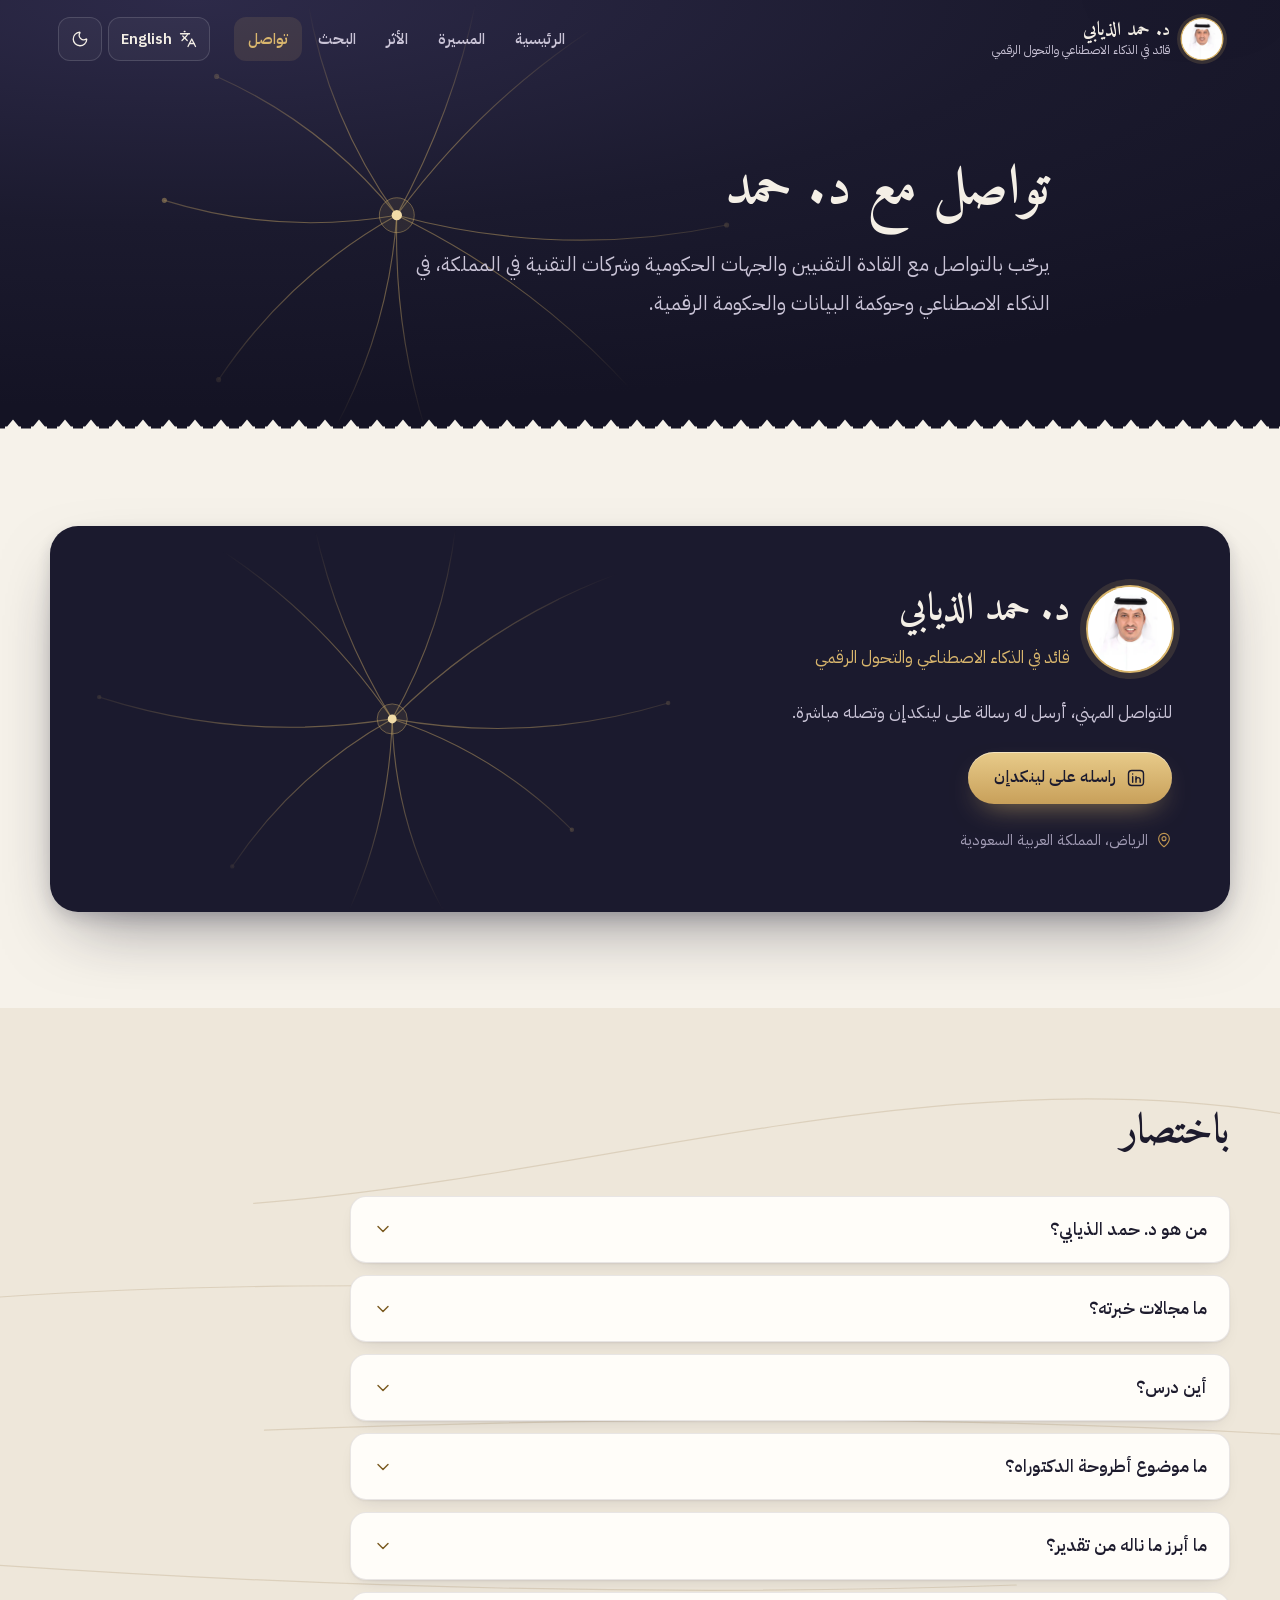
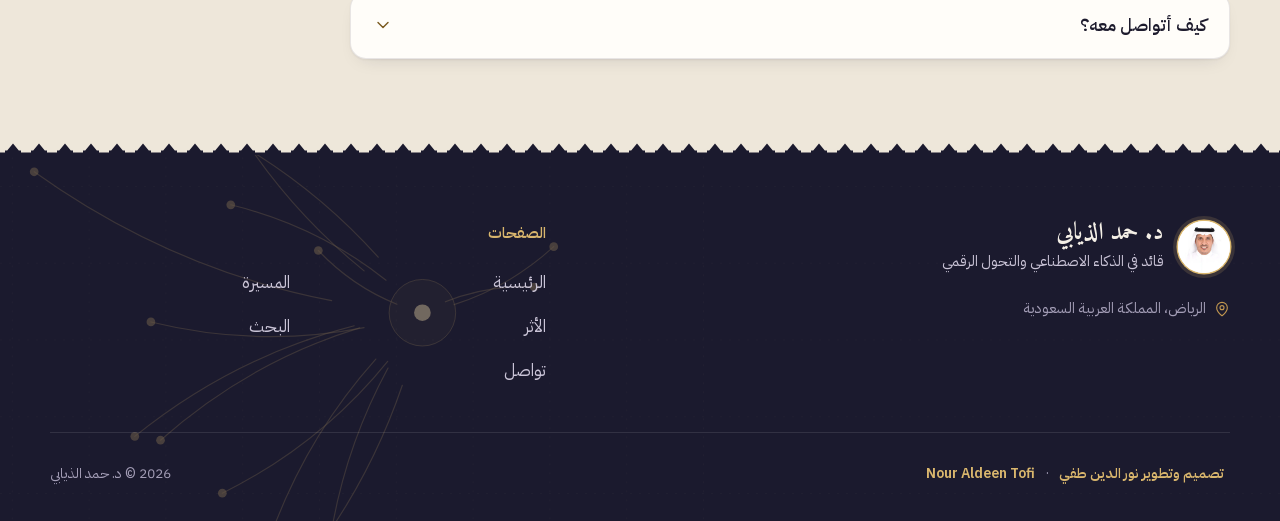
<file: docs/contact.html>
<!doctype html>
<html lang="ar" dir="rtl" class="no-js" data-theme="light" data-alt="en/contact.html">
<head>
<meta charset="utf-8">
<meta name="viewport" content="width=device-width, initial-scale=1, viewport-fit=cover">
<title>تواصل | د. حمد الذيابي</title>
<meta name="description" content="تواصل مع د. حمد الذيابي في الذكاء الاصطناعي وحوكمة البيانات والحكومة الرقمية.">
<meta name="robots" content="noindex, nofollow">
<link rel="canonical" href="https://nouraldeentofi.github.io/hamad-al-thiapi/contact.html">
<link rel="alternate" hreflang="ar" href="https://nouraldeentofi.github.io/hamad-al-thiapi/contact.html">
<link rel="alternate" hreflang="en" href="https://nouraldeentofi.github.io/hamad-al-thiapi/en/contact.html">
<link rel="alternate" hreflang="x-default" href="https://nouraldeentofi.github.io/hamad-al-thiapi/contact.html">
<meta property="og:type" content="profile">
<meta property="og:title" content="تواصل | د. حمد الذيابي">
<meta property="og:description" content="تواصل مع د. حمد الذيابي في الذكاء الاصطناعي وحوكمة البيانات والحكومة الرقمية.">
<meta property="og:url" content="https://nouraldeentofi.github.io/hamad-al-thiapi/contact.html">
<meta property="og:image" content="https://nouraldeentofi.github.io/hamad-al-thiapi/assets/img/og.jpg">
<meta property="og:image:width" content="1200">
<meta property="og:image:height" content="630">
<meta property="og:locale" content="ar_SA">
<meta property="og:locale:alternate" content="en_US">
<meta property="profile:first_name" content="Hamad">
<meta property="profile:last_name" content="Al-Thiapi">
<meta name="twitter:card" content="summary_large_image">
<meta name="twitter:title" content="تواصل | د. حمد الذيابي">
<meta name="twitter:description" content="تواصل مع د. حمد الذيابي في الذكاء الاصطناعي وحوكمة البيانات والحكومة الرقمية.">
<meta name="twitter:image" content="https://nouraldeentofi.github.io/hamad-al-thiapi/assets/img/og.jpg">
<meta name="author" content="د. حمد الذيابي">
<meta name="theme-color" content="#1b1a2e">
<meta name="color-scheme" content="light dark">
<link rel="icon" href="assets/img/icon.svg" type="image/svg+xml">
<link rel="apple-touch-icon" href="assets/img/apple-touch-icon.png">
<link rel="preload" href="assets/fonts/ibm-plex-sans-arabic-arabic-400-normal.woff2" as="font" type="font/woff2" crossorigin><link rel="preload" href="assets/fonts/ibm-plex-sans-arabic-arabic-600-normal.woff2" as="font" type="font/woff2" crossorigin><link rel="preload" href="assets/fonts/amiri-arabic-700-normal.woff2" as="font" type="font/woff2" crossorigin><link rel="preload" href="assets/fonts/ibm-plex-sans-arabic-latin-400-normal.woff2" as="font" type="font/woff2" crossorigin><link rel="preload" href="assets/fonts/ibm-plex-sans-arabic-latin-600-normal.woff2" as="font" type="font/woff2" crossorigin><link rel="preload" href="assets/fonts/amiri-latin-700-normal.woff2" as="font" type="font/woff2" crossorigin><link rel="preload" href="assets/fonts/cormorant-garamond-latin-600-normal.woff2" as="font" type="font/woff2" crossorigin>
<script>(function(){var d=document.documentElement;d.className=d.className.replace('no-js','js');try{var t=localStorage.getItem('theme');if(t==='dark'||t==='light'){d.setAttribute('data-theme',t)}}catch(e){}try{var w=localStorage.getItem('lang'),a=d.getAttribute('data-alt');if(w&&w!==d.lang&&a&&!/[?&]stay/.test(location.search)){location.replace(a+location.hash)}}catch(e){}})();</script>
<link rel="stylesheet" href="assets/style.css">
<script type="application/ld+json">{"@context":"https://schema.org","@graph":[{"@type":"Person","@id":"https://nouraldeentofi.github.io/hamad-al-thiapi/#person","name":"Dr. Hamad Al-Thiapi","alternateName":["Hamad Al-Thiapi","Hamad Al-thiapi","Dr. Hamad Al-thiapi","Hamad Althiapi","Hamad Al Thiapi","Dr Hamad Al Thiapi","Eng. Dr. Hamad Al-Thiapi","Hamad Al-Thiyabi","Hamad Althiyabi","Hamad Al-Dhiyabi","Hamad Aldhiyabi","Hamad Al-Thiabi","Hamad Al-Theyabi","Hamad Al-Diyabi","Hamed Al-Thiapi","حمد الذيابي","د. حمد الذيابي","د / حمد الذيابي","الدكتور حمد الذيابي","المهندس الدكتور حمد الذيابي","حمد الذيابى","حمد الديابي","حمد الزيابي"],"honorificPrefix":"Dr.","givenName":"Hamad","familyName":"Al-Thiapi","jobTitle":["Director of Artificial Intelligence Management","مدير إدارة الذكاء الاصطناعي"],"description":"Dr. Hamad Al-Thiapi, AI and digital transformation leader in the Saudi government sector, with a Ph.D. in Networks & Telecommunications Engineering from RMIT.","url":"https://nouraldeentofi.github.io/hamad-al-thiapi/","address":{"@type":"PostalAddress","addressLocality":"Riyadh","addressCountry":"SA"},"workLocation":{"@type":"Place","name":"Riyadh, Saudi Arabia"},"worksFor":{"@type":"GovernmentOrganization","name":"Saudi government sector (entity not disclosed)","address":{"@type":"PostalAddress","addressLocality":"Riyadh","addressCountry":"SA"}},"hasOccupation":[{"@type":"Occupation","name":"Director of Artificial Intelligence","alternateName":["Head of Artificial Intelligence","AI Director","AI Leader","مدير إدارة الذكاء الاصطناعي","مدير الذكاء الاصطناعي","قائد الذكاء الاصطناعي"],"occupationLocation":{"@type":"City","name":"Riyadh"},"skills":"AI strategy, AI governance, KPIs, data warehouse, AI use cases, DGA/SDAIA/NCA compliance"},{"@type":"Occupation","name":"Digital Transformation Leader","alternateName":["Digital Government Leader","E-Services Director","قائد التحول الرقمي","مدير الخدمات والتعاملات الإلكترونية"]},{"@type":"Occupation","name":"Network and Telecommunications Engineer","alternateName":["Network Engineer","Network Operations Director","مهندس شبكات واتصالات","مدير عمليات الشبكات"]},{"@type":"Occupation","name":"Researcher in computer networks","alternateName":["SDN researcher","BGP researcher","باحث في هندسة الشبكات"]}],"knowsAbout":["Artificial Intelligence","AI strategy","AI governance","Digital transformation","Digital government","Data governance","Data analytics","Cloud migration","Government cloud","Network infrastructure","Software-Defined Networking (SDN)","Border Gateway Protocol (BGP)","BGP convergence","Wireless sensor networks","IT strategy","IT program management","Government procurement","DGA, SDAIA and NCA compliance","الذكاء الاصطناعي","استراتيجية الذكاء الاصطناعي","حوكمة الذكاء الاصطناعي","التحول الرقمي","الحكومة الرقمية","حوكمة البيانات","الحوسبة السحابية","البنية التحتية للشبكات","الشبكات المعرّفة بالبرمجيات"],"alumniOf":[{"@type":"CollegeOrUniversity","name":"RMIT University","address":"Melbourne, Australia"},{"@type":"CollegeOrUniversity","name":"University of Bridgeport","address":"Bridgeport, Connecticut, USA"},{"@type":"CollegeOrUniversity","name":"Umm Al-Qura University","alternateName":"جامعة أم القرى","address":"Makkah, Saudi Arabia"},{"@type":"CollegeOrUniversity","name":"King Fahad Security College","alternateName":"كلية الملك فهد الأمنية","address":"Riyadh, Saudi Arabia"}],"hasCredential":[{"@type":"EducationalOccupationalCredential","credentialCategory":"degree","educationalLevel":"Doctoral","name":"Ph.D., Networks and Telecommunication Engineering","recognizedBy":{"@type":"CollegeOrUniversity","name":"RMIT University"}},{"@type":"EducationalOccupationalCredential","credentialCategory":"degree","educationalLevel":"Master's","name":"Master of Engineering, Computer Engineering (Honors, GPA 3.67/4)","recognizedBy":{"@type":"CollegeOrUniversity","name":"University of Bridgeport"}},{"@type":"EducationalOccupationalCredential","credentialCategory":"degree","educationalLevel":"Bachelor's","name":"Bachelor's degree, Computer Engineering","recognizedBy":{"@type":"CollegeOrUniversity","name":"Umm Al-Qura University"}},{"@type":"EducationalOccupationalCredential","credentialCategory":"diploma","name":"Diploma, Security Science (grade 94)","recognizedBy":{"@type":"CollegeOrUniversity","name":"King Fahad Security College"}},{"@type":"EducationalOccupationalCredential","credentialCategory":"Professional accreditation","name":"Consultant Professional Accreditation","recognizedBy":{"@type":"Organization","name":"Saudi Council of Engineers","alternateName":"الهيئة السعودية للمهندسين"}}],"award":["Best Technology Leader Award 2025 (2nd place across all sectors and regions)","Ideal Teacher (Rose) Award 2019, RMIT University (93.18% teaching score)","Excellence Award 2017 (Network Operations Division)"],"memberOf":{"@type":"Organization","name":"Upsilon Pi Epsilon"},"knowsLanguage":[{"@type":"Language","name":"Arabic","alternateName":"ar"},{"@type":"Language","name":"English","alternateName":"en"}],"sameAs":["https://www.linkedin.com/in/dr-hamad-al-thiapi/"],"image":"https://nouraldeentofi.github.io/hamad-al-thiapi/assets/img/portrait.jpg"},{"@type":"WebSite","@id":"https://nouraldeentofi.github.io/hamad-al-thiapi/#website","url":"https://nouraldeentofi.github.io/hamad-al-thiapi/","name":"Dr. Hamad Al-Thiapi","alternateName":"د. حمد الذيابي","inLanguage":["ar","en"],"about":{"@id":"https://nouraldeentofi.github.io/hamad-al-thiapi/#person"}},{"@type":"WebPage","@id":"https://nouraldeentofi.github.io/hamad-al-thiapi/contact.html#page","url":"https://nouraldeentofi.github.io/hamad-al-thiapi/contact.html","name":"تواصل | د. حمد الذيابي","description":"تواصل مع د. حمد الذيابي في الذكاء الاصطناعي وحوكمة البيانات والحكومة الرقمية.","inLanguage":"ar","isPartOf":{"@id":"https://nouraldeentofi.github.io/hamad-al-thiapi/#website"},"about":{"@id":"https://nouraldeentofi.github.io/hamad-al-thiapi/#person"},"breadcrumb":{"@type":"BreadcrumbList","itemListElement":[{"@type":"ListItem","position":1,"name":"الرئيسية","item":"https://nouraldeentofi.github.io/hamad-al-thiapi/"},{"@type":"ListItem","position":2,"name":"تواصل","item":"https://nouraldeentofi.github.io/hamad-al-thiapi/contact.html"}]}},{"@type":"FAQPage","mainEntity":[{"@type":"Question","name":"من هو د. حمد الذيابي؟","acceptedAnswer":{"@type":"Answer","text":"مهندس حاصل على الدكتوراه في هندسة الشبكات والاتصالات، يقود التقنية في القطاع الحكومي بالمملكة منذ أكثر من 18 عامًا، ويقود اليوم إدارة للذكاء الاصطناعي أسّسها من الصفر. مقرّه الرياض."}},{"@type":"Question","name":"ما مجالات خبرته؟","acceptedAnswer":{"@type":"Answer","text":"استراتيجية الذكاء الاصطناعي وحوكمته، والتحول الرقمي، وحوكمة البيانات وتحليلها، والحوسبة السحابية، والبنية التحتية للشبكات، والامتثال لمتطلبات هيئة الحكومة الرقمية وسدايا والأمن السيبراني، وبناء الشراكات."}},{"@type":"Question","name":"أين درس؟","acceptedAnswer":{"@type":"Answer","text":"دكتوراه في هندسة الشبكات والاتصالات من جامعة RMIT بأستراليا، وماجستير في هندسة الحاسبات بمرتبة الشرف من جامعة بريدجبورت بالولايات المتحدة، وبكالوريوس هندسة الحاسب من جامعة أم القرى، ودبلوم العلوم الأمنية من كلية الملك فهد الأمنية."}},{"@type":"Question","name":"ما موضوع أطروحة الدكتوراه؟","acceptedAnswer":{"@type":"Answer","text":"تحسين أداء التوجيه في الإنترنت بدمج الشبكات المعرّفة بالبرمجيات (SDN) مع بروتوكول BGP، ومواجهة تأخر التقارب عبر حلّ اسمه MultiState-BGP."}},{"@type":"Question","name":"ما أبرز ما ناله من تقدير؟","acceptedAnswer":{"@type":"Answer","text":"جائزة أفضل قائد تقني لعام 2025 بالمركز الثاني على مستوى كافة القطاعات والمناطق، والاعتماد المهني بدرجة مستشار من الهيئة السعودية للمهندسين، وجائزة المعلّم المثالي (Rose) من جامعة RMIT عام 2019، وجائزة التميّز عام 2017."}},{"@type":"Question","name":"كيف أتواصل معه؟","acceptedAnswer":{"@type":"Answer","text":"عبر رسالة على لينكدإن من هذه الصفحة."}}]}]}</script>
</head>
<body data-page="contact">
<a class="skip" href="#main">تخطَّ إلى المحتوى</a>
<div class="progress" aria-hidden="true"></div>
<header class="site-header" data-header>
  <div class="bar">
    <a class="brand" href="./">
      <span class="mark"><img src="assets/img/portrait-360.webp" width="40" height="40" alt="" decoding="async"></span>
      <span class="brand-text"><span class="brand-name">د. حمد الذيابي</span><span class="brand-role">قائد في الذكاء الاصطناعي والتحول الرقمي</span></span>
    </a>
    <nav class="nav" aria-label="التنقل الرئيسي"><a class="nav-link" href="./">الرئيسية</a><a class="nav-link" href="journey.html">المسيرة</a><a class="nav-link" href="impact.html">الأثر</a><a class="nav-link" href="research.html">البحث</a><a class="nav-link" href="contact.html" aria-current="page">تواصل</a></nav>
    <div class="tools">
      <a class="tool tool--lang" href="en/contact.html" hreflang="en" lang="en" data-lang-switch="en"><svg class="ic" viewBox="0 0 24 24" fill="none" stroke="currentColor" stroke-width="1.7" stroke-linecap="round" stroke-linejoin="round" aria-hidden="true" focusable="false"><path d="m5 8 6 6" /> <path d="m4 14 6-6 2-3" /> <path d="M2 5h12" /> <path d="M7 2h1" /> <path d="m22 22-5-10-5 10" /> <path d="M14 18h6" /></svg><span class="lang-l">English</span><span class="lang-s">EN</span></a>
      <button class="tool tool--theme" type="button" data-theme-toggle aria-label="تبديل الوضع الليلي" aria-pressed="false"><svg class="ic ic-moon" viewBox="0 0 24 24" fill="none" stroke="currentColor" stroke-width="1.7" stroke-linecap="round" stroke-linejoin="round" aria-hidden="true" focusable="false"><path d="M20.985 12.486a9 9 0 1 1-9.473-9.472c.405-.022.617.46.402.803a6 6 0 0 0 8.268 8.268c.344-.215.825-.004.803.401" /></svg><svg class="ic ic-sun" viewBox="0 0 24 24" fill="none" stroke="currentColor" stroke-width="1.7" stroke-linecap="round" stroke-linejoin="round" aria-hidden="true" focusable="false"><circle cx="12" cy="12" r="4" /> <path d="M12 2v2" /> <path d="M12 20v2" /> <path d="m4.93 4.93 1.41 1.41" /> <path d="m17.66 17.66 1.41 1.41" /> <path d="M2 12h2" /> <path d="M20 12h2" /> <path d="m6.34 17.66-1.41 1.41" /> <path d="m19.07 4.93-1.41 1.41" /></svg></button>
    </div>
  </div>
</header>
<main id="main" tabindex="-1">
<section class="phero" data-section>
  <div class="sky sky--calm " aria-hidden="true"><svg class="sky-svg" viewBox="0 0 1000 1000" preserveAspectRatio="xMidYMid slice" aria-hidden="true" focusable="false"><g class="routes"><path class="route" pathLength="1" style="--i:0" d="M915.6 512.3Q706.3 556 500 500" data-packets="1" data-speed="8.4"/><path class="route" pathLength="1" style="--i:1" d="M851.1 787.4Q710 601.5 500 500" data-packets="1" data-speed="6.1"/><path class="route" pathLength="1" style="--i:2" d="M581.7 887.8Q494.3 703.7 500 500" data-packets="1" data-speed="8.7"/><path class="route" pathLength="1" style="--i:3" d="M405.9 797.2Q488.6 659.9 500 500" data-packets="1" data-speed="7.6"/><path class="route" pathLength="1" style="--i:4" d="M275.5 707.2Q362.9 576.6 500 500" data-packets="1" data-speed="6.8"/><path class="route" pathLength="1" style="--i:5" d="M207.1 481.3Q351.3 525.8 500 500" data-packets="1" data-speed="8.4"/><path class="route" pathLength="1" style="--i:6" d="M273 325.1Q407.5 385.3 500 500" data-packets="1" data-speed="6"/><path class="route" pathLength="1" style="--i:7" d="M385.7 217Q408.9 372.2 500 500" data-packets="1" data-speed="8.9"/><path class="route" pathLength="1" style="--i:8" d="M620.4 54Q613.7 291.5 500 500" data-packets="1" data-speed="7.6"/><path class="route" pathLength="1" style="--i:9" d="M850.2 205.5Q639.8 310.7 500 500" data-packets="1" data-speed="8.1"/></g><g class="nodes"><circle class="node" cx="915.6" cy="512.3" r="3.2" style="--tw:3769ms"/><circle class="node" cx="851.1" cy="787.4" r="3.2" style="--tw:1862ms"/><circle class="node" cx="581.7" cy="887.8" r="3.2" style="--tw:452ms"/><circle class="node" cx="405.9" cy="797.2" r="3.2" style="--tw:2295ms"/><circle class="node" cx="275.5" cy="707.2" r="3.2" style="--tw:3665ms"/><circle class="node" cx="207.1" cy="481.3" r="3.2" style="--tw:555ms"/><circle class="node" cx="273" cy="325.1" r="3.2" style="--tw:3485ms"/><circle class="node" cx="385.7" cy="217" r="3.2" style="--tw:3489ms"/><circle class="node" cx="620.4" cy="54" r="3.2" style="--tw:2711ms"/><circle class="node" cx="850.2" cy="205.5" r="3.2" style="--tw:3866ms"/></g><circle class="hub-halo" cx="500" cy="500" r="22"/><circle class="hub" cx="500" cy="500" r="6.5"/><g class="packets"></g></svg><span class="pulse" style="--p:0"></span><span class="pulse" style="--p:1"></span><span class="pulse" style="--p:2"></span></div>
  <div class="wrap phero-inner" data-hero-out>
    <h1 class="phero-title page-title" data-enter style="--d:80ms">تواصل مع د. حمد</h1>
    <p class="phero-lead" data-enter style="--d:200ms">يرحّب بالتواصل مع القادة التقنيين والجهات الحكومية وشركات التقنية في المملكة، في الذكاء الاصطناعي وحوكمة البيانات والحكومة الرقمية.</p>
    
  </div>
  <div class="parapet" aria-hidden="true"></div>
</section>
<section class="sec" data-section>
  <div class="wrap"><article class="cpanel" data-reveal>
      <div class="sky sky--calm sky--panel" aria-hidden="true"><svg class="sky-svg" viewBox="0 0 1000 1000" preserveAspectRatio="xMidYMid slice" aria-hidden="true" focusable="false"><g class="routes"><path class="route" pathLength="1" style="--i:0" d="M903.2 476.7Q704.4 536.7 500 500" data-packets="1" data-speed="8.1"/><path class="route" pathLength="1" style="--i:1" d="M762.5 662Q650.7 549.5 500 500" data-packets="1" data-speed="6.4"/><path class="route" pathLength="1" style="--i:2" d="M573.3 777.8Q503.3 647.7 500 500" data-packets="1" data-speed="7.6"/><path class="route" pathLength="1" style="--i:3" d="M408.2 838.4Q494.7 680.2 500 500" data-packets="1" data-speed="8.5"/><path class="route" pathLength="1" style="--i:4" d="M266.3 715.5Q357.3 579.7 500 500" data-packets="1" data-speed="6.4"/><path class="route" pathLength="1" style="--i:5" d="M71.9 468.1Q282.1 535.4 500 500" data-packets="1" data-speed="8.5"/><path class="route" pathLength="1" style="--i:6" d="M183.8 213.5Q376.3 318.8 500 500" data-packets="1" data-speed="6.8"/><path class="route" pathLength="1" style="--i:7" d="M369.4 102.3Q387 316.8 500 500" data-packets="1" data-speed="7.7"/><path class="route" pathLength="1" style="--i:8" d="M597.3 163.5Q589 343.4 500 500" data-packets="1" data-speed="6.9"/><path class="route" pathLength="1" style="--i:9" d="M864.2 275.9Q655.2 344.2 500 500" data-packets="1" data-speed="9"/></g><g class="nodes"><circle class="node" cx="903.2" cy="476.7" r="3.2" style="--tw:3397ms"/><circle class="node" cx="762.5" cy="662" r="3.2" style="--tw:900ms"/><circle class="node" cx="573.3" cy="777.8" r="3.2" style="--tw:855ms"/><circle class="node" cx="408.2" cy="838.4" r="3.2" style="--tw:2433ms"/><circle class="node" cx="266.3" cy="715.5" r="3.2" style="--tw:3485ms"/><circle class="node" cx="71.9" cy="468.1" r="3.2" style="--tw:2979ms"/><circle class="node" cx="183.8" cy="213.5" r="3.2" style="--tw:3399ms"/><circle class="node" cx="369.4" cy="102.3" r="3.2" style="--tw:1718ms"/><circle class="node" cx="597.3" cy="163.5" r="3.2" style="--tw:469ms"/><circle class="node" cx="864.2" cy="275.9" r="3.2" style="--tw:2763ms"/></g><circle class="hub-halo" cx="500" cy="500" r="22"/><circle class="hub" cx="500" cy="500" r="6.5"/><g class="packets"></g></svg><span class="pulse" style="--p:0"></span><span class="pulse" style="--p:1"></span><span class="pulse" style="--p:2"></span></div>
      <div class="cpanel-id"><span class="mark"><img src="assets/img/portrait-360.webp" width="84" height="84" alt="" decoding="async"></span><div><h2 class="cpanel-name">د. حمد الذيابي</h2><p class="cpanel-role">قائد في الذكاء الاصطناعي والتحول الرقمي</p></div></div>
      <p class="cpanel-p">للتواصل المهني، أرسل له رسالة على لينكدإن وتصله مباشرة.</p>
      <div class="cpanel-actions"><a class="btn btn-gold shine" href="https://www.linkedin.com/in/dr-hamad-al-thiapi/" target="_blank" rel="noopener"><svg class="ic" viewBox="0 0 24 24" fill="none" stroke="currentColor" stroke-width="1.7" stroke-linecap="round" stroke-linejoin="round" aria-hidden="true" focusable="false"><rect x="3" y="3" width="18" height="18" rx="4"/><path d="M8 10.5V17"/><path d="M8 7.2v.01"/><path d="M12 17v-6.5"/><path d="M12 13.4a2.6 2.6 0 0 1 5 0V17"/></svg><span>راسله على لينكدإن</span></a></div>
      <p class="cpanel-loc"><svg class="ic" viewBox="0 0 24 24" fill="none" stroke="currentColor" stroke-width="1.7" stroke-linecap="round" stroke-linejoin="round" aria-hidden="true" focusable="false"><path d="M20 10c0 4.993-5.539 10.193-7.399 11.799a1 1 0 0 1-1.202 0C9.539 20.193 4 14.993 4 10a8 8 0 0 1 16 0" /> <circle cx="12" cy="10" r="3" /></svg><span>الرياض، المملكة العربية السعودية</span></p>
    </article></div>
</section>
<section class="sec sec--tint sec--sky" data-section>
  <div class="sky sky--trace sky--light" aria-hidden="true"><svg class="sky-svg" viewBox="0 0 1000 1000" preserveAspectRatio="none" aria-hidden="true" focusable="false"><g class="routes"><path class="route" pathLength="1" style="--i:0" d="M1020 147.2C670 35.2 330 332 -20 255.4" data-packets="1" data-speed="4.4"/><path class="route" pathLength="1" style="--i:1" d="M-20 389.8C330 342.3 670 413.2 1020 342.2" data-packets="1" data-speed="4.6"/><path class="route" pathLength="1" style="--i:2" d="M1020 573C670 537.1 330 552.6 -20 582.7" data-packets="1" data-speed="4.2"/><path class="route" pathLength="1" style="--i:3" d="M-20 744.3C330 786.2 670 794.9 1020 752.5" data-packets="1" data-speed="3.3"/></g><g class="packets"></g></svg></div>
  <div class="wrap faq-wrap">
    <div class="sec-head "><h2 class="sec-title" data-reveal data-slide>باختصار</h2></div>
    <div class="faqs"><details class="faq" style="--i:0"><summary><span>من هو د. حمد الذيابي؟</span><svg class="ic faq-ic" viewBox="0 0 24 24" fill="none" stroke="currentColor" stroke-width="1.7" stroke-linecap="round" stroke-linejoin="round" aria-hidden="true" focusable="false"><path d="m6 9 6 6 6-6" /></svg></summary><div class="faq-a"><p>مهندس حاصل على الدكتوراه في هندسة الشبكات والاتصالات، يقود التقنية في القطاع الحكومي بالمملكة منذ أكثر من <span dir="ltr">18</span> عامًا، ويقود اليوم إدارة للذكاء الاصطناعي أسّسها من الصفر. مقرّه الرياض.</p></div></details><details class="faq" style="--i:1"><summary><span>ما مجالات خبرته؟</span><svg class="ic faq-ic" viewBox="0 0 24 24" fill="none" stroke="currentColor" stroke-width="1.7" stroke-linecap="round" stroke-linejoin="round" aria-hidden="true" focusable="false"><path d="m6 9 6 6 6-6" /></svg></summary><div class="faq-a"><p>استراتيجية الذكاء الاصطناعي وحوكمته، والتحول الرقمي، وحوكمة البيانات وتحليلها، والحوسبة السحابية، والبنية التحتية للشبكات، والامتثال لمتطلبات هيئة الحكومة الرقمية وسدايا والأمن السيبراني، وبناء الشراكات.</p></div></details><details class="faq" style="--i:2"><summary><span>أين درس؟</span><svg class="ic faq-ic" viewBox="0 0 24 24" fill="none" stroke="currentColor" stroke-width="1.7" stroke-linecap="round" stroke-linejoin="round" aria-hidden="true" focusable="false"><path d="m6 9 6 6 6-6" /></svg></summary><div class="faq-a"><p>دكتوراه في هندسة الشبكات والاتصالات من جامعة <span dir="ltr">RMIT</span> بأستراليا، وماجستير في هندسة الحاسبات بمرتبة الشرف من جامعة بريدجبورت بالولايات المتحدة، وبكالوريوس هندسة الحاسب من جامعة أم القرى، ودبلوم العلوم الأمنية من كلية الملك فهد الأمنية.</p></div></details><details class="faq" style="--i:3"><summary><span>ما موضوع أطروحة الدكتوراه؟</span><svg class="ic faq-ic" viewBox="0 0 24 24" fill="none" stroke="currentColor" stroke-width="1.7" stroke-linecap="round" stroke-linejoin="round" aria-hidden="true" focusable="false"><path d="m6 9 6 6 6-6" /></svg></summary><div class="faq-a"><p>تحسين أداء التوجيه في الإنترنت بدمج الشبكات المعرّفة بالبرمجيات (<span dir="ltr">SDN</span>) مع بروتوكول <span dir="ltr">BGP</span>، ومواجهة تأخر التقارب عبر حلّ اسمه <span dir="ltr" class="nw">MultiState-BGP</span>.</p></div></details><details class="faq" style="--i:4"><summary><span>ما أبرز ما ناله من تقدير؟</span><svg class="ic faq-ic" viewBox="0 0 24 24" fill="none" stroke="currentColor" stroke-width="1.7" stroke-linecap="round" stroke-linejoin="round" aria-hidden="true" focusable="false"><path d="m6 9 6 6 6-6" /></svg></summary><div class="faq-a"><p>جائزة أفضل قائد تقني لعام <span dir="ltr">2025</span> بالمركز الثاني على مستوى كافة القطاعات والمناطق، والاعتماد المهني بدرجة مستشار من الهيئة السعودية للمهندسين، وجائزة المعلّم المثالي (<span dir="ltr">Rose</span>) من جامعة <span dir="ltr">RMIT</span> عام <span dir="ltr">2019</span>، وجائزة التميّز عام <span dir="ltr">2017</span>.</p></div></details><details class="faq" style="--i:5"><summary><span>كيف أتواصل معه؟</span><svg class="ic faq-ic" viewBox="0 0 24 24" fill="none" stroke="currentColor" stroke-width="1.7" stroke-linecap="round" stroke-linejoin="round" aria-hidden="true" focusable="false"><path d="m6 9 6 6 6-6" /></svg></summary><div class="faq-a"><p>عبر رسالة على لينكدإن من هذه الصفحة.</p></div></details></div>
  </div>
</section>
</main>
<div class="parapet parapet--night" aria-hidden="true"></div>
<footer class="site-footer">
  <div class="sky sky--kingdom sky--footer" aria-hidden="true"><svg class="sky-svg" viewBox="0 0 1000 1000" preserveAspectRatio="xMidYMid slice" aria-hidden="true" focusable="false"><g class="grat"><line x1="-50.4" y1="0" x2="-50.4" y2="1000"/><line x1="9.6" y1="0" x2="9.6" y2="1000"/><line x1="69.6" y1="0" x2="69.6" y2="1000"/><line x1="129.6" y1="0" x2="129.6" y2="1000"/><line x1="189.6" y1="0" x2="189.6" y2="1000"/><line x1="249.6" y1="0" x2="249.6" y2="1000"/><line x1="309.6" y1="0" x2="309.6" y2="1000"/><line x1="369.6" y1="0" x2="369.6" y2="1000"/><line x1="429.6" y1="0" x2="429.6" y2="1000"/><line x1="489.6" y1="0" x2="489.6" y2="1000"/><line x1="549.6" y1="0" x2="549.6" y2="1000"/><line x1="0" y1="801.3" x2="1000" y2="801.3"/><line x1="0" y1="741.3" x2="1000" y2="741.3"/><line x1="0" y1="681.3" x2="1000" y2="681.3"/><line x1="0" y1="621.3" x2="1000" y2="621.3"/><line x1="0" y1="561.3" x2="1000" y2="561.3"/><line x1="0" y1="501.3" x2="1000" y2="501.3"/><line x1="0" y1="441.3" x2="1000" y2="441.3"/><line x1="0" y1="381.3" x2="1000" y2="381.3"/><line x1="0" y1="321.3" x2="1000" y2="321.3"/><line x1="0" y1="261.3" x2="1000" y2="261.3"/></g><g class="routes"><path class="route" pathLength="1" style="--i:0" d="M125.4 579.6Q213.8 501.2 330 480" data-packets="1" data-speed="7"/><path class="route" pathLength="1" style="--i:1" d="M117.9 487.2Q225 513.3 330 480" data-packets="1" data-speed="7.5"/><path class="route" pathLength="1" style="--i:2" d="M432.6 428.4Q388.5 468.6 330 480" data-packets="1" data-speed="8.5"/><path class="route" pathLength="1" style="--i:3" d="M248.7 431.4Q282.5 467.1 330 480" data-packets="1" data-speed="6.1"/><path class="route" pathLength="1" style="--i:4" d="M180.3 395.7Q267 416.9 330 480" data-packets="1" data-speed="7"/><path class="route" pathLength="1" style="--i:5" d="M26.7 369.9Q162.9 467.4 330 480" data-packets="1" data-speed="10"/><path class="route" pathLength="1" style="--i:6" d="M135.9 322.2Q255 373.9 330 480" data-packets="1" data-speed="9.3"/><path class="route" pathLength="1" style="--i:7" d="M160.8 291.9Q219.1 409.6 330 480" data-packets="1" data-speed="8.6"/><path class="route" pathLength="1" style="--i:8" d="M204.6 674.7Q240 559.8 330 480" data-packets="1" data-speed="8.5"/><path class="route" pathLength="1" style="--i:9" d="M206.1 714.6Q300.9 614.6 330 480" data-packets="1" data-speed="8.1"/><path class="route" pathLength="1" style="--i:10" d="M253.5 696.6Q261.4 577.6 330 480" data-packets="1" data-speed="8.7"/><path class="route" pathLength="1" style="--i:11" d="M173.7 621Q271.6 572.4 330 480" data-packets="1" data-speed="9"/><path class="route" pathLength="1" style="--i:12" d="M105.3 576.6Q204.1 496.8 330 480" data-packets="1" data-speed="7.2"/><path class="route" pathLength="1" style="--i:13" d="M417.3 459.9Q370.8 457.7 330 480" data-packets="1" data-speed="9.5"/></g><g class="nodes"><circle class="node" cx="125.4" cy="579.6" r="3.4" style="--tw:2176ms"/><circle class="node" cx="117.9" cy="487.2" r="3.4" style="--tw:2415ms"/><circle class="node" cx="432.6" cy="428.4" r="3.4" style="--tw:262ms"/><circle class="node" cx="248.7" cy="431.4" r="3.4" style="--tw:3349ms"/><circle class="node" cx="180.3" cy="395.7" r="3.4" style="--tw:937ms"/><circle class="node" cx="26.7" cy="369.9" r="3.4" style="--tw:1881ms"/><circle class="node" cx="135.9" cy="322.2" r="3.4" style="--tw:1905ms"/><circle class="node" cx="160.8" cy="291.9" r="3.4" style="--tw:602ms"/><circle class="node" cx="204.6" cy="674.7" r="3.4" style="--tw:3472ms"/><circle class="node" cx="206.1" cy="714.6" r="3.4" style="--tw:2965ms"/><circle class="node" cx="253.5" cy="696.6" r="3.4" style="--tw:256ms"/><circle class="node" cx="173.7" cy="621" r="3.4" style="--tw:2364ms"/><circle class="node" cx="105.3" cy="576.6" r="3.4" style="--tw:124ms"/><circle class="node" cx="417.3" cy="459.9" r="3.4" style="--tw:1890ms"/></g><circle class="hub-halo" cx="330" cy="480" r="26"/><circle class="hub" cx="330" cy="480" r="6.5"/><g class="packets"></g></svg></div>
  <div class="wrap f-grid">
    <div class="f-col f-id">
      <a class="f-brand" href="./"><span class="mark"><img src="assets/img/portrait-360.webp" width="52" height="52" alt="" decoding="async"></span><span><span class="f-name">د. حمد الذيابي</span><span class="f-role">قائد في الذكاء الاصطناعي والتحول الرقمي</span></span></a>
      <p class="f-city"><svg class="ic" viewBox="0 0 24 24" fill="none" stroke="currentColor" stroke-width="1.7" stroke-linecap="round" stroke-linejoin="round" aria-hidden="true" focusable="false"><path d="M20 10c0 4.993-5.539 10.193-7.399 11.799a1 1 0 0 1-1.202 0C9.539 20.193 4 14.993 4 10a8 8 0 0 1 16 0" /> <circle cx="12" cy="10" r="3" /></svg><span>الرياض، المملكة العربية السعودية</span></p>
    </div>
    <nav class="f-col f-nav" aria-label="الصفحات"><h2 class="f-h">الصفحات</h2><div class="f-links"><a class="f-link" href="./">الرئيسية</a><a class="f-link" href="journey.html">المسيرة</a><a class="f-link" href="impact.html">الأثر</a><a class="f-link" href="research.html">البحث</a><a class="f-link" href="contact.html">تواصل</a></div></nav>
    
  </div>
  <div class="wrap f-bottom">
    <p class="maker"><span lang="ar" dir="rtl"><a href="https://nouraldeentofi.com" target="_blank" rel="noopener">تصميم وتطوير نور الدين طفي</a></span> <span class="dot" aria-hidden="true">·</span> <span lang="en" dir="ltr"><a href="https://nouraldeentofi.com" target="_blank" rel="noopener">Nour Aldeen Tofi</a></span></p>
    <p class="copy"><span dir="ltr">© 2026</span> د. حمد الذيابي</p>
  </div>
</footer>
<nav class="dock" aria-label="التنقل"><a class="dock-item" href="./"><svg class="ic" viewBox="0 0 24 24" fill="none" stroke="currentColor" stroke-width="1.7" stroke-linecap="round" stroke-linejoin="round" aria-hidden="true" focusable="false"><path d="M15 21v-8a1 1 0 0 0-1-1h-4a1 1 0 0 0-1 1v8" /> <path d="M3 10a2 2 0 0 1 .709-1.528l7-6a2 2 0 0 1 2.582 0l7 6A2 2 0 0 1 21 10v9a2 2 0 0 1-2 2H5a2 2 0 0 1-2-2z" /></svg><span class="dock-label">الرئيسية</span></a><a class="dock-item" href="journey.html"><svg class="ic" viewBox="0 0 24 24" fill="none" stroke="currentColor" stroke-width="1.7" stroke-linecap="round" stroke-linejoin="round" aria-hidden="true" focusable="false"><circle cx="6" cy="19" r="3" /> <path d="M9 19h8.5a3.5 3.5 0 0 0 0-7h-11a3.5 3.5 0 0 1 0-7H15" /> <circle cx="18" cy="5" r="3" /></svg><span class="dock-label">المسيرة</span></a><a class="dock-item" href="impact.html"><svg class="ic" viewBox="0 0 24 24" fill="none" stroke="currentColor" stroke-width="1.7" stroke-linecap="round" stroke-linejoin="round" aria-hidden="true" focusable="false"><path d="M10 18v-7" /> <path d="M11.119 2.205a2 2 0 0 1 1.762 0l7.84 3.846A.5.5 0 0 1 20.5 7h-17a.5.5 0 0 1-.22-.949z" /> <path d="M14 18v-7" /> <path d="M18 18v-7" /> <path d="M3 22h18" /> <path d="M6 18v-7" /></svg><span class="dock-label">الأثر</span></a><a class="dock-item" href="research.html"><svg class="ic" viewBox="0 0 24 24" fill="none" stroke="currentColor" stroke-width="1.7" stroke-linecap="round" stroke-linejoin="round" aria-hidden="true" focusable="false"><path d="M12 5v16" /> <path d="M20.001 19A2 2 0 0022 17V5a2 2 0 00-1.999-2L16 3.002A5 5 0 0012 5a5 5 0 00-4-2H4a2 2 0 00-2 2v12a2 2 0 001.999 2H8a5 5 0 014 2 5 5 0 014-2z" /></svg><span class="dock-label">البحث</span></a><a class="dock-item" href="contact.html" aria-current="page"><span class="dock-pill" aria-hidden="true"></span><svg class="ic" viewBox="0 0 24 24" fill="none" stroke="currentColor" stroke-width="1.7" stroke-linecap="round" stroke-linejoin="round" aria-hidden="true" focusable="false"><path d="m22 7-8.991 5.727a2 2 0 0 1-2.009 0L2 7" /> <rect x="2" y="4" width="20" height="16" rx="2" /></svg><span class="dock-label">تواصل</span></a></nav>
<script>(function(){try{var p=sessionStorage.getItem('langpos');if(!p)return;sessionStorage.removeItem('langpos');p=JSON.parse(p);if(p.page!==document.body.getAttribute('data-page')||!(p.y>0))return;var s=document.querySelectorAll('[data-section]')[p.idx];if(!s)return;var h=parseFloat(getComputedStyle(document.documentElement).getPropertyValue('--header-h'))||70;var r=s.getBoundingClientRect();window.scrollTo({top:Math.max(0,window.scrollY+r.top+p.frac*r.height-h-20),behavior:'instant'})}catch(e){}})();</script>
<script src="assets/site.js" defer></script>
</body>
</html>
</file>
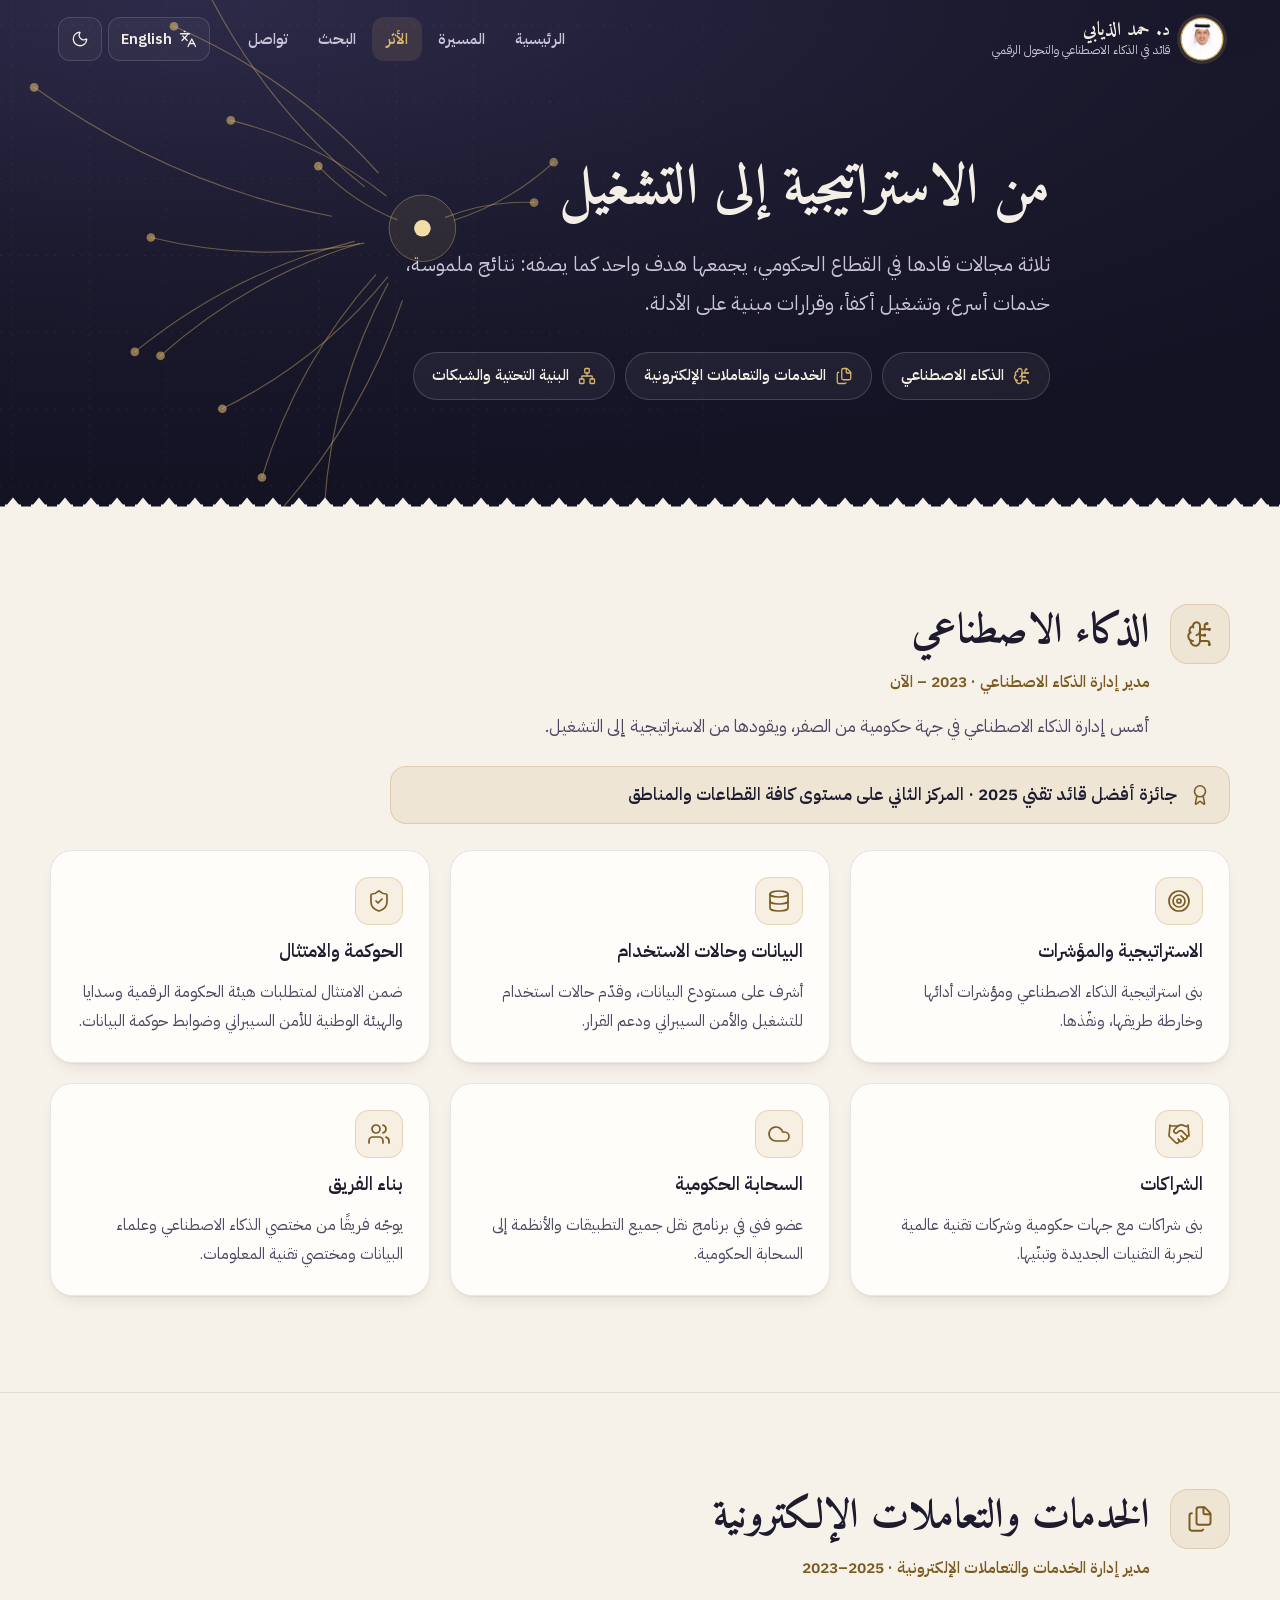
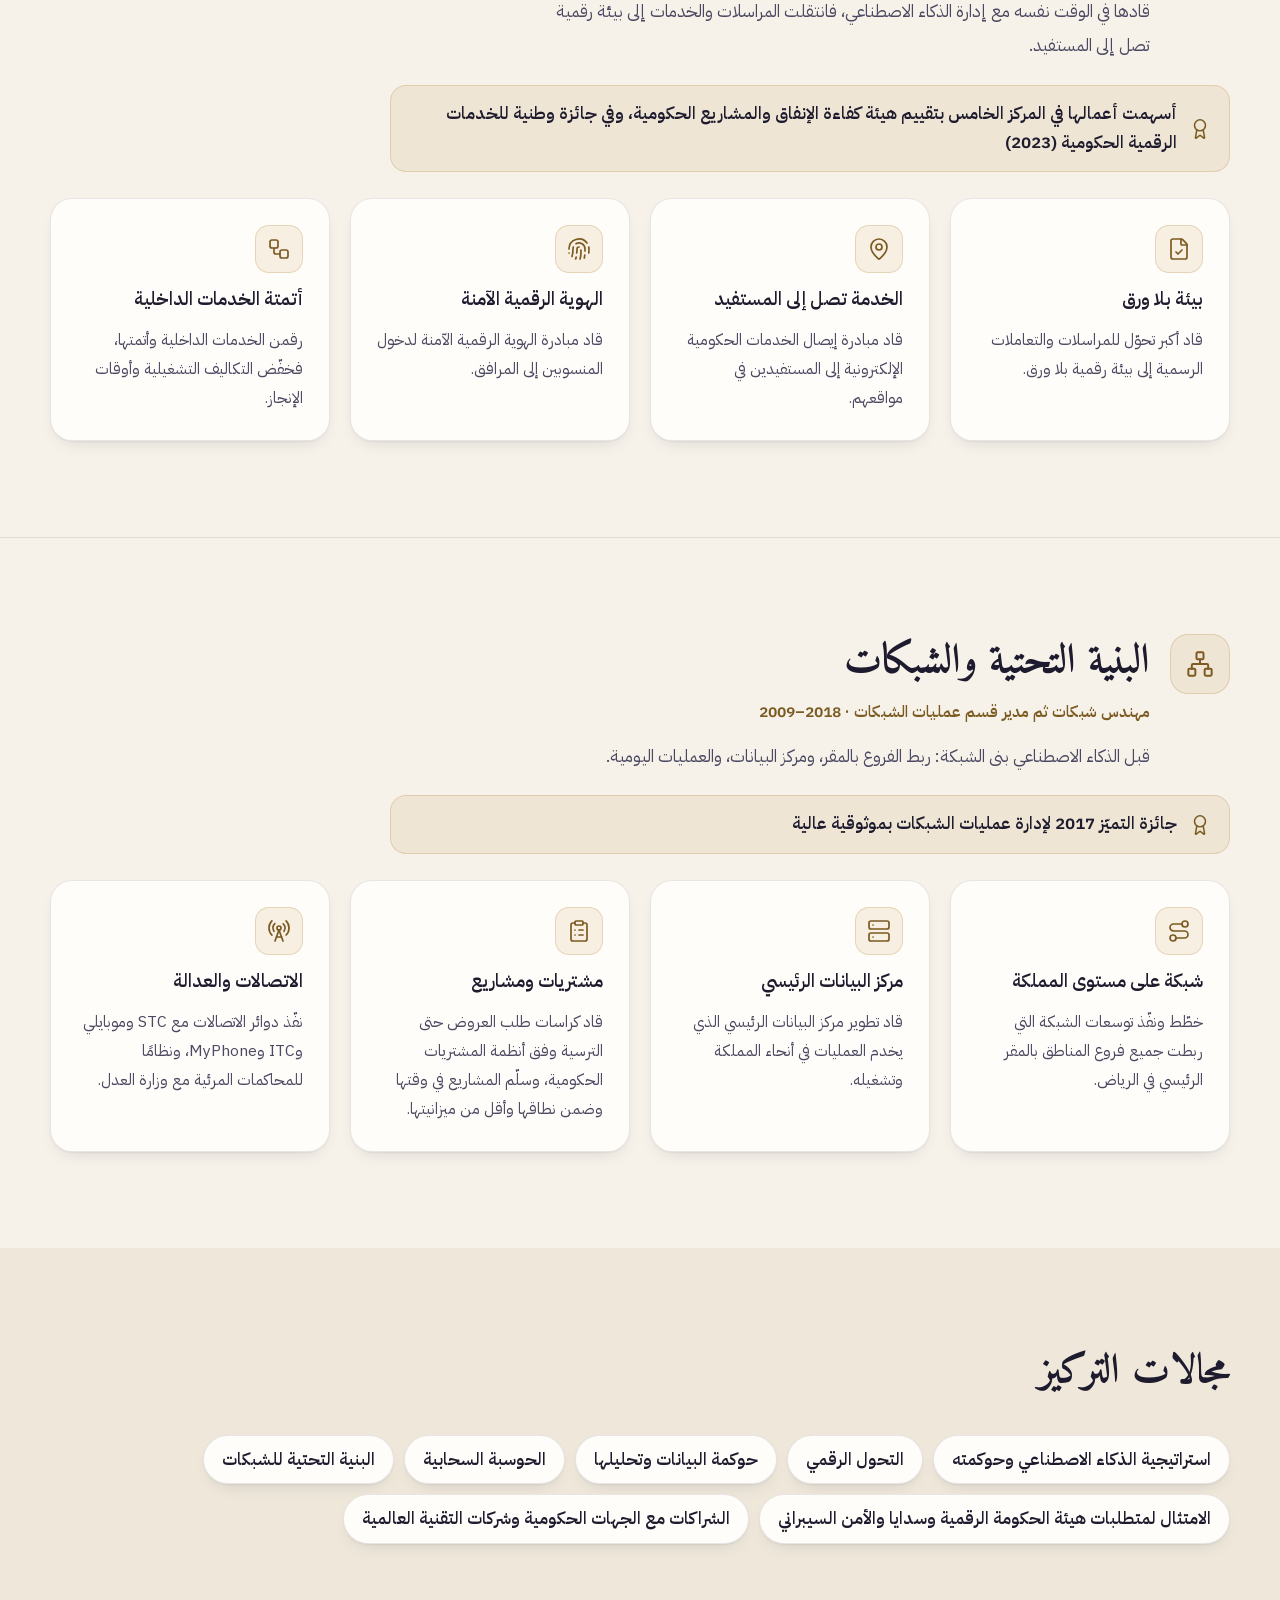
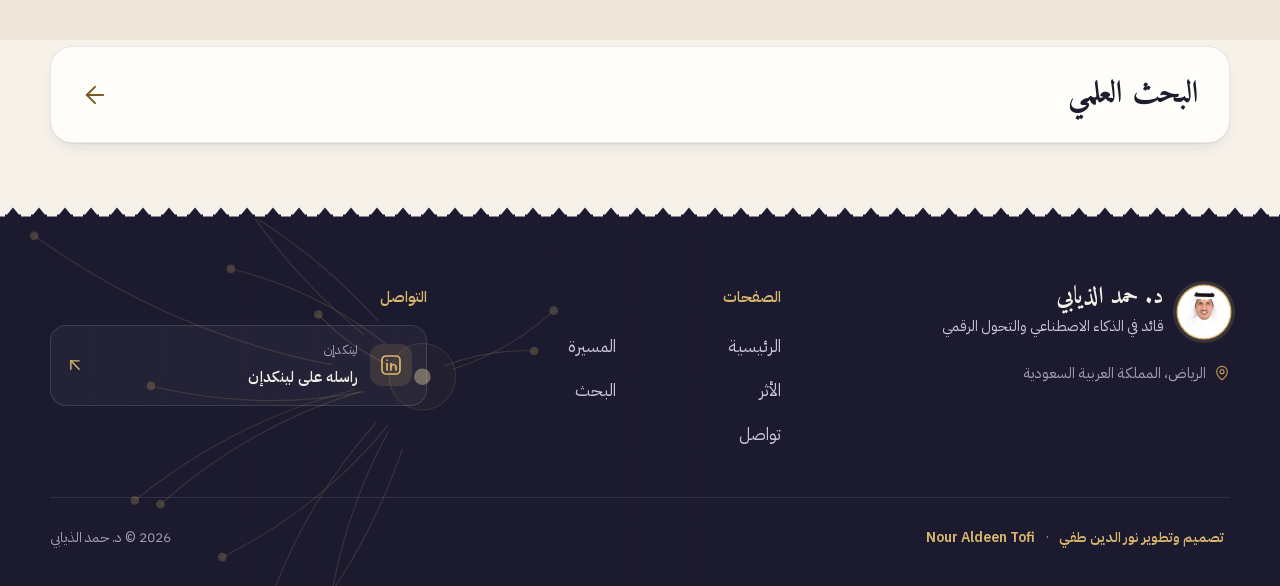
<file: docs/impact.html>
<!doctype html>
<html lang="ar" dir="rtl" class="no-js" data-theme="light" data-alt="en/impact.html">
<head>
<meta charset="utf-8">
<meta name="viewport" content="width=device-width, initial-scale=1, viewport-fit=cover">
<title>الأثر | د. حمد الذيابي</title>
<meta name="description" content="ما قاده د. حمد الذيابي في العمل الحكومي: استراتيجية الذكاء الاصطناعي وحوكمته، والخدمات الرقمية، والبنية التحتية والشبكات.">
<meta name="robots" content="noindex, nofollow">
<link rel="canonical" href="https://nouraldeentofi.github.io/hamad-al-thiapi/impact.html">
<link rel="alternate" hreflang="ar" href="https://nouraldeentofi.github.io/hamad-al-thiapi/impact.html">
<link rel="alternate" hreflang="en" href="https://nouraldeentofi.github.io/hamad-al-thiapi/en/impact.html">
<link rel="alternate" hreflang="x-default" href="https://nouraldeentofi.github.io/hamad-al-thiapi/impact.html">
<meta property="og:type" content="profile">
<meta property="og:title" content="الأثر | د. حمد الذيابي">
<meta property="og:description" content="ما قاده د. حمد الذيابي في العمل الحكومي: استراتيجية الذكاء الاصطناعي وحوكمته، والخدمات الرقمية، والبنية التحتية والشبكات.">
<meta property="og:url" content="https://nouraldeentofi.github.io/hamad-al-thiapi/impact.html">
<meta property="og:image" content="https://nouraldeentofi.github.io/hamad-al-thiapi/assets/img/og.jpg">
<meta property="og:image:width" content="1200">
<meta property="og:image:height" content="630">
<meta property="og:locale" content="ar_SA">
<meta property="og:locale:alternate" content="en_US">
<meta property="profile:first_name" content="Hamad">
<meta property="profile:last_name" content="Al-Thiapi">
<meta name="twitter:card" content="summary_large_image">
<meta name="twitter:title" content="الأثر | د. حمد الذيابي">
<meta name="twitter:description" content="ما قاده د. حمد الذيابي في العمل الحكومي: استراتيجية الذكاء الاصطناعي وحوكمته، والخدمات الرقمية، والبنية التحتية والشبكات.">
<meta name="twitter:image" content="https://nouraldeentofi.github.io/hamad-al-thiapi/assets/img/og.jpg">
<meta name="author" content="د. حمد الذيابي">
<meta name="theme-color" content="#1b1a2e">
<meta name="color-scheme" content="light dark">
<link rel="icon" href="assets/img/icon.svg" type="image/svg+xml">
<link rel="apple-touch-icon" href="assets/img/apple-touch-icon.png">
<link rel="preload" href="assets/fonts/ibm-plex-sans-arabic-arabic-400-normal.woff2" as="font" type="font/woff2" crossorigin><link rel="preload" href="assets/fonts/ibm-plex-sans-arabic-arabic-600-normal.woff2" as="font" type="font/woff2" crossorigin><link rel="preload" href="assets/fonts/amiri-arabic-700-normal.woff2" as="font" type="font/woff2" crossorigin><link rel="preload" href="assets/fonts/ibm-plex-sans-arabic-latin-400-normal.woff2" as="font" type="font/woff2" crossorigin><link rel="preload" href="assets/fonts/ibm-plex-sans-arabic-latin-600-normal.woff2" as="font" type="font/woff2" crossorigin><link rel="preload" href="assets/fonts/amiri-latin-700-normal.woff2" as="font" type="font/woff2" crossorigin><link rel="preload" href="assets/fonts/cormorant-garamond-latin-600-normal.woff2" as="font" type="font/woff2" crossorigin>
<script>(function(){var d=document.documentElement;d.className=d.className.replace('no-js','js');try{var t=localStorage.getItem('theme');if(t==='dark'||t==='light'){d.setAttribute('data-theme',t)}}catch(e){}try{var w=localStorage.getItem('lang'),a=d.getAttribute('data-alt');if(w&&w!==d.lang&&a&&!/[?&]stay/.test(location.search)){location.replace(a+location.hash)}}catch(e){}})();</script>
<link rel="stylesheet" href="assets/style.css">
<script type="application/ld+json">{"@context":"https://schema.org","@graph":[{"@type":"Person","@id":"https://nouraldeentofi.github.io/hamad-al-thiapi/#person","name":"Dr. Hamad Al-Thiapi","alternateName":["Hamad Al-Thiapi","Hamad Al-thiapi","Dr. Hamad Al-thiapi","Hamad Althiapi","Hamad Al Thiapi","Dr Hamad Al Thiapi","Eng. Dr. Hamad Al-Thiapi","Hamad Al-Thiyabi","Hamad Althiyabi","Hamad Al-Dhiyabi","Hamad Aldhiyabi","Hamad Al-Thiabi","Hamad Al-Theyabi","Hamad Al-Diyabi","Hamed Al-Thiapi","حمد الذيابي","د. حمد الذيابي","د / حمد الذيابي","الدكتور حمد الذيابي","المهندس الدكتور حمد الذيابي","حمد الذيابى","حمد الديابي","حمد الزيابي"],"honorificPrefix":"Dr.","givenName":"Hamad","familyName":"Al-Thiapi","jobTitle":["Director of Artificial Intelligence Management","مدير إدارة الذكاء الاصطناعي"],"description":"Dr. Hamad Al-Thiapi, AI and digital transformation leader in the Saudi government sector, with a Ph.D. in Networks & Telecommunications Engineering from RMIT.","url":"https://nouraldeentofi.github.io/hamad-al-thiapi/","address":{"@type":"PostalAddress","addressLocality":"Riyadh","addressCountry":"SA"},"workLocation":{"@type":"Place","name":"Riyadh, Saudi Arabia"},"worksFor":{"@type":"GovernmentOrganization","name":"Saudi government sector (entity not disclosed)","address":{"@type":"PostalAddress","addressLocality":"Riyadh","addressCountry":"SA"}},"hasOccupation":[{"@type":"Occupation","name":"Director of Artificial Intelligence","alternateName":["Head of Artificial Intelligence","AI Director","AI Leader","مدير إدارة الذكاء الاصطناعي","مدير الذكاء الاصطناعي","قائد الذكاء الاصطناعي"],"occupationLocation":{"@type":"City","name":"Riyadh"},"skills":"AI strategy, AI governance, KPIs, data warehouse, AI use cases, DGA/SDAIA/NCA compliance"},{"@type":"Occupation","name":"Digital Transformation Leader","alternateName":["Digital Government Leader","E-Services Director","قائد التحول الرقمي","مدير الخدمات والتعاملات الإلكترونية"]},{"@type":"Occupation","name":"Network and Telecommunications Engineer","alternateName":["Network Engineer","Network Operations Director","مهندس شبكات واتصالات","مدير عمليات الشبكات"]},{"@type":"Occupation","name":"Researcher in computer networks","alternateName":["SDN researcher","BGP researcher","باحث في هندسة الشبكات"]}],"knowsAbout":["Artificial Intelligence","AI strategy","AI governance","Digital transformation","Digital government","Data governance","Data analytics","Cloud migration","Government cloud","Network infrastructure","Software-Defined Networking (SDN)","Border Gateway Protocol (BGP)","BGP convergence","Wireless sensor networks","IT strategy","IT program management","Government procurement","DGA, SDAIA and NCA compliance","الذكاء الاصطناعي","استراتيجية الذكاء الاصطناعي","حوكمة الذكاء الاصطناعي","التحول الرقمي","الحكومة الرقمية","حوكمة البيانات","الحوسبة السحابية","البنية التحتية للشبكات","الشبكات المعرّفة بالبرمجيات"],"alumniOf":[{"@type":"CollegeOrUniversity","name":"RMIT University","address":"Melbourne, Australia"},{"@type":"CollegeOrUniversity","name":"University of Bridgeport","address":"Bridgeport, Connecticut, USA"},{"@type":"CollegeOrUniversity","name":"Umm Al-Qura University","alternateName":"جامعة أم القرى","address":"Makkah, Saudi Arabia"},{"@type":"CollegeOrUniversity","name":"King Fahad Security College","alternateName":"كلية الملك فهد الأمنية","address":"Riyadh, Saudi Arabia"}],"hasCredential":[{"@type":"EducationalOccupationalCredential","credentialCategory":"degree","educationalLevel":"Doctoral","name":"Ph.D., Networks and Telecommunication Engineering","recognizedBy":{"@type":"CollegeOrUniversity","name":"RMIT University"}},{"@type":"EducationalOccupationalCredential","credentialCategory":"degree","educationalLevel":"Master's","name":"Master of Engineering, Computer Engineering (Honors, GPA 3.67/4)","recognizedBy":{"@type":"CollegeOrUniversity","name":"University of Bridgeport"}},{"@type":"EducationalOccupationalCredential","credentialCategory":"degree","educationalLevel":"Bachelor's","name":"Bachelor's degree, Computer Engineering","recognizedBy":{"@type":"CollegeOrUniversity","name":"Umm Al-Qura University"}},{"@type":"EducationalOccupationalCredential","credentialCategory":"diploma","name":"Diploma, Security Science (grade 94)","recognizedBy":{"@type":"CollegeOrUniversity","name":"King Fahad Security College"}},{"@type":"EducationalOccupationalCredential","credentialCategory":"Professional accreditation","name":"Consultant Professional Accreditation","recognizedBy":{"@type":"Organization","name":"Saudi Council of Engineers","alternateName":"الهيئة السعودية للمهندسين"}}],"award":["Best Technology Leader Award 2025 (2nd place across all sectors and regions)","Ideal Teacher (Rose) Award 2019, RMIT University (93.18% teaching score)","Excellence Award 2017 (Network Operations Division)"],"memberOf":{"@type":"Organization","name":"Upsilon Pi Epsilon"},"knowsLanguage":[{"@type":"Language","name":"Arabic","alternateName":"ar"},{"@type":"Language","name":"English","alternateName":"en"}],"sameAs":["https://www.linkedin.com/in/dr-hamad-al-thiapi/"],"image":"https://nouraldeentofi.github.io/hamad-al-thiapi/assets/img/portrait.jpg"},{"@type":"WebSite","@id":"https://nouraldeentofi.github.io/hamad-al-thiapi/#website","url":"https://nouraldeentofi.github.io/hamad-al-thiapi/","name":"Dr. Hamad Al-Thiapi","alternateName":"د. حمد الذيابي","inLanguage":["ar","en"],"about":{"@id":"https://nouraldeentofi.github.io/hamad-al-thiapi/#person"}},{"@type":"WebPage","@id":"https://nouraldeentofi.github.io/hamad-al-thiapi/impact.html#page","url":"https://nouraldeentofi.github.io/hamad-al-thiapi/impact.html","name":"الأثر | د. حمد الذيابي","description":"ما قاده د. حمد الذيابي في العمل الحكومي: استراتيجية الذكاء الاصطناعي وحوكمته، والخدمات الرقمية، والبنية التحتية والشبكات.","inLanguage":"ar","isPartOf":{"@id":"https://nouraldeentofi.github.io/hamad-al-thiapi/#website"},"about":{"@id":"https://nouraldeentofi.github.io/hamad-al-thiapi/#person"},"breadcrumb":{"@type":"BreadcrumbList","itemListElement":[{"@type":"ListItem","position":1,"name":"الرئيسية","item":"https://nouraldeentofi.github.io/hamad-al-thiapi/"},{"@type":"ListItem","position":2,"name":"الأثر","item":"https://nouraldeentofi.github.io/hamad-al-thiapi/impact.html"}]}}]}</script>
</head>
<body data-page="impact">
<a class="skip" href="#main">تخطَّ إلى المحتوى</a>
<div class="progress" aria-hidden="true"></div>
<header class="site-header" data-header>
  <div class="bar">
    <a class="brand" href="./">
      <span class="mark"><img src="assets/img/portrait-360.webp" width="40" height="40" alt="" decoding="async"></span>
      <span class="brand-text"><span class="brand-name">د. حمد الذيابي</span><span class="brand-role">قائد في الذكاء الاصطناعي والتحول الرقمي</span></span>
    </a>
    <nav class="nav" aria-label="التنقل الرئيسي"><a class="nav-link" href="./">الرئيسية</a><a class="nav-link" href="journey.html">المسيرة</a><a class="nav-link" href="impact.html" aria-current="page">الأثر</a><a class="nav-link" href="research.html">البحث</a><a class="nav-link" href="contact.html">تواصل</a></nav>
    <div class="tools">
      <a class="tool tool--lang" href="en/impact.html" hreflang="en" lang="en" data-lang-switch="en"><svg class="ic" viewBox="0 0 24 24" fill="none" stroke="currentColor" stroke-width="1.7" stroke-linecap="round" stroke-linejoin="round" aria-hidden="true" focusable="false"><path d="m5 8 6 6" /> <path d="m4 14 6-6 2-3" /> <path d="M2 5h12" /> <path d="M7 2h1" /> <path d="m22 22-5-10-5 10" /> <path d="M14 18h6" /></svg><span class="lang-l">English</span><span class="lang-s">EN</span></a>
      <button class="tool tool--theme" type="button" data-theme-toggle aria-label="تبديل الوضع الليلي" aria-pressed="false"><svg class="ic ic-moon" viewBox="0 0 24 24" fill="none" stroke="currentColor" stroke-width="1.7" stroke-linecap="round" stroke-linejoin="round" aria-hidden="true" focusable="false"><path d="M20.985 12.486a9 9 0 1 1-9.473-9.472c.405-.022.617.46.402.803a6 6 0 0 0 8.268 8.268c.344-.215.825-.004.803.401" /></svg><svg class="ic ic-sun" viewBox="0 0 24 24" fill="none" stroke="currentColor" stroke-width="1.7" stroke-linecap="round" stroke-linejoin="round" aria-hidden="true" focusable="false"><circle cx="12" cy="12" r="4" /> <path d="M12 2v2" /> <path d="M12 20v2" /> <path d="m4.93 4.93 1.41 1.41" /> <path d="m17.66 17.66 1.41 1.41" /> <path d="M2 12h2" /> <path d="M20 12h2" /> <path d="m6.34 17.66-1.41 1.41" /> <path d="m19.07 4.93-1.41 1.41" /></svg></button>
    </div>
  </div>
</header>
<main id="main" tabindex="-1">
<section class="phero" data-section>
  <div class="sky sky--kingdom " aria-hidden="true"><svg class="sky-svg" viewBox="0 0 1000 1000" preserveAspectRatio="xMidYMid slice" aria-hidden="true" focusable="false"><g class="grat"><line x1="-50.4" y1="0" x2="-50.4" y2="1000"/><line x1="9.6" y1="0" x2="9.6" y2="1000"/><line x1="69.6" y1="0" x2="69.6" y2="1000"/><line x1="129.6" y1="0" x2="129.6" y2="1000"/><line x1="189.6" y1="0" x2="189.6" y2="1000"/><line x1="249.6" y1="0" x2="249.6" y2="1000"/><line x1="309.6" y1="0" x2="309.6" y2="1000"/><line x1="369.6" y1="0" x2="369.6" y2="1000"/><line x1="429.6" y1="0" x2="429.6" y2="1000"/><line x1="489.6" y1="0" x2="489.6" y2="1000"/><line x1="549.6" y1="0" x2="549.6" y2="1000"/><line x1="0" y1="801.3" x2="1000" y2="801.3"/><line x1="0" y1="741.3" x2="1000" y2="741.3"/><line x1="0" y1="681.3" x2="1000" y2="681.3"/><line x1="0" y1="621.3" x2="1000" y2="621.3"/><line x1="0" y1="561.3" x2="1000" y2="561.3"/><line x1="0" y1="501.3" x2="1000" y2="501.3"/><line x1="0" y1="441.3" x2="1000" y2="441.3"/><line x1="0" y1="381.3" x2="1000" y2="381.3"/><line x1="0" y1="321.3" x2="1000" y2="321.3"/><line x1="0" y1="261.3" x2="1000" y2="261.3"/></g><g class="routes"><path class="route" pathLength="1" style="--i:0" d="M125.4 579.6Q213.8 501.2 330 480" data-packets="1" data-speed="7"/><path class="route" pathLength="1" style="--i:1" d="M117.9 487.2Q225 513.3 330 480" data-packets="1" data-speed="7.5"/><path class="route" pathLength="1" style="--i:2" d="M432.6 428.4Q388.5 468.6 330 480" data-packets="1" data-speed="8.5"/><path class="route" pathLength="1" style="--i:3" d="M248.7 431.4Q282.5 467.1 330 480" data-packets="1" data-speed="6.1"/><path class="route" pathLength="1" style="--i:4" d="M180.3 395.7Q267 416.9 330 480" data-packets="1" data-speed="7"/><path class="route" pathLength="1" style="--i:5" d="M26.7 369.9Q162.9 467.4 330 480" data-packets="1" data-speed="10"/><path class="route" pathLength="1" style="--i:6" d="M135.9 322.2Q255 373.9 330 480" data-packets="1" data-speed="9.3"/><path class="route" pathLength="1" style="--i:7" d="M160.8 291.9Q219.1 409.6 330 480" data-packets="1" data-speed="8.6"/><path class="route" pathLength="1" style="--i:8" d="M204.6 674.7Q240 559.8 330 480" data-packets="1" data-speed="8.5"/><path class="route" pathLength="1" style="--i:9" d="M206.1 714.6Q300.9 614.6 330 480" data-packets="1" data-speed="8.1"/><path class="route" pathLength="1" style="--i:10" d="M253.5 696.6Q261.4 577.6 330 480" data-packets="1" data-speed="8.7"/><path class="route" pathLength="1" style="--i:11" d="M173.7 621Q271.6 572.4 330 480" data-packets="1" data-speed="9"/><path class="route" pathLength="1" style="--i:12" d="M105.3 576.6Q204.1 496.8 330 480" data-packets="1" data-speed="7.2"/><path class="route" pathLength="1" style="--i:13" d="M417.3 459.9Q370.8 457.7 330 480" data-packets="1" data-speed="9.5"/></g><g class="nodes"><circle class="node" cx="125.4" cy="579.6" r="3.4" style="--tw:2176ms"/><circle class="node" cx="117.9" cy="487.2" r="3.4" style="--tw:2415ms"/><circle class="node" cx="432.6" cy="428.4" r="3.4" style="--tw:262ms"/><circle class="node" cx="248.7" cy="431.4" r="3.4" style="--tw:3349ms"/><circle class="node" cx="180.3" cy="395.7" r="3.4" style="--tw:937ms"/><circle class="node" cx="26.7" cy="369.9" r="3.4" style="--tw:1881ms"/><circle class="node" cx="135.9" cy="322.2" r="3.4" style="--tw:1905ms"/><circle class="node" cx="160.8" cy="291.9" r="3.4" style="--tw:602ms"/><circle class="node" cx="204.6" cy="674.7" r="3.4" style="--tw:3472ms"/><circle class="node" cx="206.1" cy="714.6" r="3.4" style="--tw:2965ms"/><circle class="node" cx="253.5" cy="696.6" r="3.4" style="--tw:256ms"/><circle class="node" cx="173.7" cy="621" r="3.4" style="--tw:2364ms"/><circle class="node" cx="105.3" cy="576.6" r="3.4" style="--tw:124ms"/><circle class="node" cx="417.3" cy="459.9" r="3.4" style="--tw:1890ms"/></g><circle class="hub-halo" cx="330" cy="480" r="26"/><circle class="hub" cx="330" cy="480" r="6.5"/><g class="packets"></g></svg></div>
  <div class="wrap phero-inner" data-hero-out>
    <h1 class="phero-title page-title" data-enter style="--d:80ms">من الاستراتيجية إلى التشغيل</h1>
    <p class="phero-lead" data-enter style="--d:200ms">ثلاثة مجالات قادها في القطاع الحكومي، يجمعها هدف واحد كما يصفه: نتائج ملموسة، خدمات أسرع، وتشغيل أكفأ، وقرارات مبنية على الأدلة.</p>
    <nav class="jumps" data-enter style="--d:320ms" aria-label="من الاستراتيجية إلى التشغيل"><a class="jump" href="#ai"><svg class="ic" viewBox="0 0 24 24" fill="none" stroke="currentColor" stroke-width="1.7" stroke-linecap="round" stroke-linejoin="round" aria-hidden="true" focusable="false"><path d="M12 13h4" /> <path d="M12 18h6a2 2 0 012 2v1" /> <path d="M12 8h8" /> <path d="M12 9a4.17 4.17 0 01-3 4" /> <path d="M16 8V5a2 2 0 012-2" /> <path d="M6 18a4 4 0 01-2-7.465" /> <path d="M6.004 5.125a4 4 0 00-2.526 5.77" /> <path d="M6.294 6.294A3 3 0 1112 5v13a4 4 0 11-7.967-.518" /> <circle cx="16" cy="13" r="0.5" fill="currentColor" /> <circle cx="18" cy="3" r="0.5" fill="currentColor" /> <circle cx="20" cy="21" r="0.5" fill="currentColor" /> <circle cx="20" cy="8" r="0.5" fill="currentColor" /></svg><span>الذكاء الاصطناعي</span></a><a class="jump" href="#services"><svg class="ic" viewBox="0 0 24 24" fill="none" stroke="currentColor" stroke-width="1.7" stroke-linecap="round" stroke-linejoin="round" aria-hidden="true" focusable="false"><path d="M15 2h-4a2 2 0 0 0-2 2v11a2 2 0 0 0 2 2h8a2 2 0 0 0 2-2V8" /> <path d="M16.706 2.706A2.4 2.4 0 0 0 15 2v5a1 1 0 0 0 1 1h5a2.4 2.4 0 0 0-.706-1.706z" /> <path d="M5 7a2 2 0 0 0-2 2v11a2 2 0 0 0 2 2h8a2 2 0 0 0 1.732-1" /></svg><span>الخدمات والتعاملات الإلكترونية</span></a><a class="jump" href="#infrastructure"><svg class="ic" viewBox="0 0 24 24" fill="none" stroke="currentColor" stroke-width="1.7" stroke-linecap="round" stroke-linejoin="round" aria-hidden="true" focusable="false"><rect x="16" y="16" width="6" height="6" rx="1" /> <rect x="2" y="16" width="6" height="6" rx="1" /> <rect x="9" y="2" width="6" height="6" rx="1" /> <path d="M5 16v-3a1 1 0 0 1 1-1h12a1 1 0 0 1 1 1v3" /> <path d="M12 12V8" /></svg><span>البنية التحتية والشبكات</span></a></nav>
  </div>
  <div class="parapet" aria-hidden="true"></div>
</section><section class="sec area" id="ai" data-section>
  <div class="wrap">
    <div class="area-head">
      <span class="tile tile--lg" data-reveal><svg class="ic" viewBox="0 0 24 24" fill="none" stroke="currentColor" stroke-width="1.7" stroke-linecap="round" stroke-linejoin="round" aria-hidden="true" focusable="false"><path d="M12 13h4" /> <path d="M12 18h6a2 2 0 012 2v1" /> <path d="M12 8h8" /> <path d="M12 9a4.17 4.17 0 01-3 4" /> <path d="M16 8V5a2 2 0 012-2" /> <path d="M6 18a4 4 0 01-2-7.465" /> <path d="M6.004 5.125a4 4 0 00-2.526 5.77" /> <path d="M6.294 6.294A3 3 0 1112 5v13a4 4 0 11-7.967-.518" /> <circle cx="16" cy="13" r="0.5" fill="currentColor" /> <circle cx="18" cy="3" r="0.5" fill="currentColor" /> <circle cx="20" cy="21" r="0.5" fill="currentColor" /> <circle cx="20" cy="8" r="0.5" fill="currentColor" /></svg></span>
      <div>
        <h2 class="sec-title" data-reveal data-slide>الذكاء الاصطناعي</h2>
        <p class="area-role" data-reveal>مدير إدارة الذكاء الاصطناعي · <span dir="ltr">2023</span> – الآن</p>
        <p class="sec-lead" data-reveal>أسّس إدارة الذكاء الاصطناعي في جهة حكومية من الصفر، ويقودها من الاستراتيجية إلى التشغيل.</p>
      </div>
    </div>
    <p class="note" data-reveal><svg class="ic" viewBox="0 0 24 24" fill="none" stroke="currentColor" stroke-width="1.7" stroke-linecap="round" stroke-linejoin="round" aria-hidden="true" focusable="false"><path d="m15.477 12.89 1.515 8.526a.5.5 0 0 1-.81.47l-3.58-2.687a1 1 0 0 0-1.197 0l-3.586 2.686a.5.5 0 0 1-.81-.469l1.514-8.526" /> <circle cx="12" cy="8" r="6" /></svg><span>جائزة أفضل قائد تقني <span dir="ltr">2025</span> · المركز الثاني على مستوى كافة القطاعات والمناطق</span></p>
    <div class="grid grid-3 swipe" data-swipe><article class="card item" data-reveal style="--i:0"><span class="tile"><svg class="ic" viewBox="0 0 24 24" fill="none" stroke="currentColor" stroke-width="1.7" stroke-linecap="round" stroke-linejoin="round" aria-hidden="true" focusable="false"><circle cx="12" cy="12" r="10" /> <circle cx="12" cy="12" r="6" /> <circle cx="12" cy="12" r="2" /></svg></span><h3 class="card-h">الاستراتيجية والمؤشرات</h3><p class="card-p">بنى استراتيجية الذكاء الاصطناعي ومؤشرات أدائها وخارطة طريقها، ونفّذها.</p></article><article class="card item" data-reveal style="--i:1"><span class="tile"><svg class="ic" viewBox="0 0 24 24" fill="none" stroke="currentColor" stroke-width="1.7" stroke-linecap="round" stroke-linejoin="round" aria-hidden="true" focusable="false"><ellipse cx="12" cy="5" rx="9" ry="3" /> <path d="M3 5V19A9 3 0 0 0 21 19V5" /> <path d="M3 12A9 3 0 0 0 21 12" /></svg></span><h3 class="card-h">البيانات وحالات الاستخدام</h3><p class="card-p">أشرف على مستودع البيانات، وقدّم حالات استخدام للتشغيل والأمن السيبراني ودعم القرار.</p></article><article class="card item" data-reveal style="--i:2"><span class="tile"><svg class="ic" viewBox="0 0 24 24" fill="none" stroke="currentColor" stroke-width="1.7" stroke-linecap="round" stroke-linejoin="round" aria-hidden="true" focusable="false"><path d="M20 13c0 5-3.5 7.5-7.66 8.95a1 1 0 0 1-.67-.01C7.5 20.5 4 18 4 13V6a1 1 0 0 1 1-1c2 0 4.5-1.2 6.24-2.72a1.17 1.17 0 0 1 1.52 0C14.51 3.81 17 5 19 5a1 1 0 0 1 1 1z" /> <path d="m9 12 2 2 4-4" /></svg></span><h3 class="card-h">الحوكمة والامتثال</h3><p class="card-p">ضمن الامتثال لمتطلبات هيئة الحكومة الرقمية وسدايا والهيئة الوطنية للأمن السيبراني وضوابط حوكمة البيانات.</p></article><article class="card item" data-reveal style="--i:3"><span class="tile"><svg class="ic" viewBox="0 0 24 24" fill="none" stroke="currentColor" stroke-width="1.7" stroke-linecap="round" stroke-linejoin="round" aria-hidden="true" focusable="false"><path d="m11 17 2 2a1 1 0 1 0 3-3" /> <path d="m14 14 2.5 2.5a1 1 0 1 0 3-3l-3.88-3.88a3 3 0 0 0-4.24 0l-.88.88a1 1 0 1 1-3-3l2.81-2.81a5.79 5.79 0 0 1 7.06-.87l.47.28a2 2 0 0 0 1.42.25L21 4" /> <path d="m21 3 1 11h-2" /> <path d="M3 3 2 14l6.5 6.5a1 1 0 1 0 3-3" /> <path d="M3 4h8" /></svg></span><h3 class="card-h">الشراكات</h3><p class="card-p">بنى شراكات مع جهات حكومية وشركات تقنية عالمية لتجربة التقنيات الجديدة وتبنّيها.</p></article><article class="card item" data-reveal style="--i:4"><span class="tile"><svg class="ic" viewBox="0 0 24 24" fill="none" stroke="currentColor" stroke-width="1.7" stroke-linecap="round" stroke-linejoin="round" aria-hidden="true" focusable="false"><path d="M17.5 19H9a7 7 0 1 1 6.71-9h1.79a4.5 4.5 0 1 1 0 9Z" /></svg></span><h3 class="card-h">السحابة الحكومية</h3><p class="card-p">عضو فني في برنامج نقل جميع التطبيقات والأنظمة إلى السحابة الحكومية.</p></article><article class="card item" data-reveal style="--i:5"><span class="tile"><svg class="ic" viewBox="0 0 24 24" fill="none" stroke="currentColor" stroke-width="1.7" stroke-linecap="round" stroke-linejoin="round" aria-hidden="true" focusable="false"><path d="M16 21v-2a4 4 0 0 0-4-4H6a4 4 0 0 0-4 4v2" /> <path d="M16 3.128a4 4 0 0 1 0 7.744" /> <path d="M22 21v-2a4 4 0 0 0-3-3.87" /> <circle cx="9" cy="7" r="4" /></svg></span><h3 class="card-h">بناء الفريق</h3><p class="card-p">يوجّه فريقًا من مختصي الذكاء الاصطناعي وعلماء البيانات ومختصي تقنية المعلومات.</p></article></div>
    <div class="dots" aria-hidden="true"><i></i><i></i><i></i><i></i><i></i><i></i></div>
  </div>
</section><section class="sec area" id="services" data-section>
  <div class="wrap">
    <div class="area-head">
      <span class="tile tile--lg" data-reveal><svg class="ic" viewBox="0 0 24 24" fill="none" stroke="currentColor" stroke-width="1.7" stroke-linecap="round" stroke-linejoin="round" aria-hidden="true" focusable="false"><path d="M15 2h-4a2 2 0 0 0-2 2v11a2 2 0 0 0 2 2h8a2 2 0 0 0 2-2V8" /> <path d="M16.706 2.706A2.4 2.4 0 0 0 15 2v5a1 1 0 0 0 1 1h5a2.4 2.4 0 0 0-.706-1.706z" /> <path d="M5 7a2 2 0 0 0-2 2v11a2 2 0 0 0 2 2h8a2 2 0 0 0 1.732-1" /></svg></span>
      <div>
        <h2 class="sec-title" data-reveal data-slide>الخدمات والتعاملات الإلكترونية</h2>
        <p class="area-role" data-reveal>مدير إدارة الخدمات والتعاملات الإلكترونية · <span dir="ltr" class="nw">2023–2025</span></p>
        <p class="sec-lead" data-reveal>قادها في الوقت نفسه مع إدارة الذكاء الاصطناعي، فانتقلت المراسلات والخدمات إلى بيئة رقمية تصل إلى المستفيد.</p>
      </div>
    </div>
    <p class="note" data-reveal><svg class="ic" viewBox="0 0 24 24" fill="none" stroke="currentColor" stroke-width="1.7" stroke-linecap="round" stroke-linejoin="round" aria-hidden="true" focusable="false"><path d="m15.477 12.89 1.515 8.526a.5.5 0 0 1-.81.47l-3.58-2.687a1 1 0 0 0-1.197 0l-3.586 2.686a.5.5 0 0 1-.81-.469l1.514-8.526" /> <circle cx="12" cy="8" r="6" /></svg><span>أسهمت أعمالها في المركز الخامس بتقييم هيئة كفاءة الإنفاق والمشاريع الحكومية، وفي جائزة وطنية للخدمات الرقمية الحكومية (<span dir="ltr">2023</span>)</span></p>
    <div class="grid grid-4 swipe" data-swipe><article class="card item" data-reveal style="--i:0"><span class="tile"><svg class="ic" viewBox="0 0 24 24" fill="none" stroke="currentColor" stroke-width="1.7" stroke-linecap="round" stroke-linejoin="round" aria-hidden="true" focusable="false"><path d="M6 22a2 2 0 0 1-2-2V4a2 2 0 0 1 2-2h8a2.4 2.4 0 0 1 1.704.706l3.588 3.588A2.4 2.4 0 0 1 20 8v12a2 2 0 0 1-2 2z" /> <path d="M14 2v5a1 1 0 0 0 1 1h5" /> <path d="m9 15 2 2 4-4" /></svg></span><h3 class="card-h">بيئة بلا ورق</h3><p class="card-p">قاد أكبر تحوّل للمراسلات والتعاملات الرسمية إلى بيئة رقمية بلا ورق.</p></article><article class="card item" data-reveal style="--i:1"><span class="tile"><svg class="ic" viewBox="0 0 24 24" fill="none" stroke="currentColor" stroke-width="1.7" stroke-linecap="round" stroke-linejoin="round" aria-hidden="true" focusable="false"><path d="M20 10c0 4.993-5.539 10.193-7.399 11.799a1 1 0 0 1-1.202 0C9.539 20.193 4 14.993 4 10a8 8 0 0 1 16 0" /> <circle cx="12" cy="10" r="3" /></svg></span><h3 class="card-h">الخدمة تصل إلى المستفيد</h3><p class="card-p">قاد مبادرة إيصال الخدمات الحكومية الإلكترونية إلى المستفيدين في مواقعهم.</p></article><article class="card item" data-reveal style="--i:2"><span class="tile"><svg class="ic" viewBox="0 0 24 24" fill="none" stroke="currentColor" stroke-width="1.7" stroke-linecap="round" stroke-linejoin="round" aria-hidden="true" focusable="false"><path d="M12 10a2 2 0 0 0-2 2c0 1.02-.1 2.51-.26 4" /> <path d="M14 13.12c0 2.38 0 6.38-1 8.88" /> <path d="M17.29 21.02c.12-.6.43-2.3.5-3.02" /> <path d="M2 12a10 10 0 0 1 18-6" /> <path d="M2 16h.01" /> <path d="M21.8 16c.2-2 .131-5.354 0-6" /> <path d="M5 19.5C5.5 18 6 15 6 12a6 6 0 0 1 .34-2" /> <path d="M8.65 22c.21-.66.45-1.32.57-2" /> <path d="M9 6.8a6 6 0 0 1 9 5.2v2" /></svg></span><h3 class="card-h">الهوية الرقمية الآمنة</h3><p class="card-p">قاد مبادرة الهوية الرقمية الآمنة لدخول المنسوبين إلى المرافق.</p></article><article class="card item" data-reveal style="--i:3"><span class="tile"><svg class="ic" viewBox="0 0 24 24" fill="none" stroke="currentColor" stroke-width="1.7" stroke-linecap="round" stroke-linejoin="round" aria-hidden="true" focusable="false"><rect width="8" height="8" x="3" y="3" rx="2" /> <path d="M7 11v4a2 2 0 0 0 2 2h4" /> <rect width="8" height="8" x="13" y="13" rx="2" /></svg></span><h3 class="card-h">أتمتة الخدمات الداخلية</h3><p class="card-p">رقمن الخدمات الداخلية وأتمتها، فخفّض التكاليف التشغيلية وأوقات الإنجاز.</p></article></div>
    <div class="dots" aria-hidden="true"><i></i><i></i><i></i><i></i></div>
  </div>
</section><section class="sec area" id="infrastructure" data-section>
  <div class="wrap">
    <div class="area-head">
      <span class="tile tile--lg" data-reveal><svg class="ic" viewBox="0 0 24 24" fill="none" stroke="currentColor" stroke-width="1.7" stroke-linecap="round" stroke-linejoin="round" aria-hidden="true" focusable="false"><rect x="16" y="16" width="6" height="6" rx="1" /> <rect x="2" y="16" width="6" height="6" rx="1" /> <rect x="9" y="2" width="6" height="6" rx="1" /> <path d="M5 16v-3a1 1 0 0 1 1-1h12a1 1 0 0 1 1 1v3" /> <path d="M12 12V8" /></svg></span>
      <div>
        <h2 class="sec-title" data-reveal data-slide>البنية التحتية والشبكات</h2>
        <p class="area-role" data-reveal>مهندس شبكات ثم مدير قسم عمليات الشبكات · <span dir="ltr" class="nw">2009–2018</span></p>
        <p class="sec-lead" data-reveal>قبل الذكاء الاصطناعي بنى الشبكة: ربط الفروع بالمقر، ومركز البيانات، والعمليات اليومية.</p>
      </div>
    </div>
    <p class="note" data-reveal><svg class="ic" viewBox="0 0 24 24" fill="none" stroke="currentColor" stroke-width="1.7" stroke-linecap="round" stroke-linejoin="round" aria-hidden="true" focusable="false"><path d="m15.477 12.89 1.515 8.526a.5.5 0 0 1-.81.47l-3.58-2.687a1 1 0 0 0-1.197 0l-3.586 2.686a.5.5 0 0 1-.81-.469l1.514-8.526" /> <circle cx="12" cy="8" r="6" /></svg><span>جائزة التميّز <span dir="ltr">2017</span> لإدارة عمليات الشبكات بموثوقية عالية</span></p>
    <div class="grid grid-4 swipe" data-swipe><article class="card item" data-reveal style="--i:0"><span class="tile"><svg class="ic" viewBox="0 0 24 24" fill="none" stroke="currentColor" stroke-width="1.7" stroke-linecap="round" stroke-linejoin="round" aria-hidden="true" focusable="false"><circle cx="6" cy="19" r="3" /> <path d="M9 19h8.5a3.5 3.5 0 0 0 0-7h-11a3.5 3.5 0 0 1 0-7H15" /> <circle cx="18" cy="5" r="3" /></svg></span><h3 class="card-h">شبكة على مستوى المملكة</h3><p class="card-p">خطّط ونفّذ توسعات الشبكة التي ربطت جميع فروع المناطق بالمقر الرئيسي في الرياض.</p></article><article class="card item" data-reveal style="--i:1"><span class="tile"><svg class="ic" viewBox="0 0 24 24" fill="none" stroke="currentColor" stroke-width="1.7" stroke-linecap="round" stroke-linejoin="round" aria-hidden="true" focusable="false"><rect width="20" height="8" x="2" y="2" rx="2" ry="2" /> <rect width="20" height="8" x="2" y="14" rx="2" ry="2" /> <line x1="6" x2="6.01" y1="6" y2="6" /> <line x1="6" x2="6.01" y1="18" y2="18" /></svg></span><h3 class="card-h">مركز البيانات الرئيسي</h3><p class="card-p">قاد تطوير مركز البيانات الرئيسي الذي يخدم العمليات في أنحاء المملكة وتشغيله.</p></article><article class="card item" data-reveal style="--i:2"><span class="tile"><svg class="ic" viewBox="0 0 24 24" fill="none" stroke="currentColor" stroke-width="1.7" stroke-linecap="round" stroke-linejoin="round" aria-hidden="true" focusable="false"><rect width="8" height="4" x="8" y="2" rx="1" ry="1" /> <path d="M16 4h2a2 2 0 0 1 2 2v14a2 2 0 0 1-2 2H6a2 2 0 0 1-2-2V6a2 2 0 0 1 2-2h2" /> <path d="M12 11h4" /> <path d="M12 16h4" /> <path d="M8 11h.01" /> <path d="M8 16h.01" /></svg></span><h3 class="card-h">مشتريات ومشاريع</h3><p class="card-p">قاد كراسات طلب العروض حتى الترسية وفق أنظمة المشتريات الحكومية، وسلّم المشاريع في وقتها وضمن نطاقها وأقل من ميزانيتها.</p></article><article class="card item" data-reveal style="--i:3"><span class="tile"><svg class="ic" viewBox="0 0 24 24" fill="none" stroke="currentColor" stroke-width="1.7" stroke-linecap="round" stroke-linejoin="round" aria-hidden="true" focusable="false"><path d="M4.9 16.1C1 12.2 1 5.8 4.9 1.9" /> <path d="M7.8 4.7a6.14 6.14 0 0 0-.8 7.5" /> <circle cx="12" cy="9" r="2" /> <path d="M16.2 4.8c2 2 2.26 5.11.8 7.47" /> <path d="M19.1 1.9a9.96 9.96 0 0 1 0 14.1" /> <path d="M9.5 18h5" /> <path d="m8 22 4-11 4 11" /></svg></span><h3 class="card-h">الاتصالات والعدالة</h3><p class="card-p">نفّذ دوائر الاتصالات مع <span dir="ltr">STC</span> وموبايلي و<span dir="ltr">ITC</span> و<span dir="ltr">MyPhone</span>، ونظامًا للمحاكمات المرئية مع وزارة العدل.</p></article></div>
    <div class="dots" aria-hidden="true"><i></i><i></i><i></i><i></i></div>
  </div>
</section>
<section class="sec sec--tint" data-section>
  <div class="wrap">
    <div class="sec-head "><h2 class="sec-title" data-reveal data-slide>مجالات التركيز</h2></div>
    <ul class="focus"><li data-reveal style="--i:0">استراتيجية الذكاء الاصطناعي وحوكمته</li><li data-reveal style="--i:1">التحول الرقمي</li><li data-reveal style="--i:2">حوكمة البيانات وتحليلها</li><li data-reveal style="--i:3">الحوسبة السحابية</li><li data-reveal style="--i:4">البنية التحتية للشبكات</li><li data-reveal style="--i:5">الامتثال لمتطلبات هيئة الحكومة الرقمية وسدايا والأمن السيبراني</li><li data-reveal style="--i:6">الشراكات مع الجهات الحكومية وشركات التقنية العالمية</li></ul>
  </div>
</section>
<div class="wrap next"><a class="next-link" href="research.html" data-reveal><span>البحث العلمي</span><svg class="ic next-ic" viewBox="0 0 24 24" fill="none" stroke="currentColor" stroke-width="1.7" stroke-linecap="round" stroke-linejoin="round" aria-hidden="true" focusable="false"><path d="m12 19-7-7 7-7" /> <path d="M19 12H5" /></svg></a></div>
</main>
<div class="parapet parapet--night" aria-hidden="true"></div>
<footer class="site-footer">
  <div class="sky sky--kingdom sky--footer" aria-hidden="true"><svg class="sky-svg" viewBox="0 0 1000 1000" preserveAspectRatio="xMidYMid slice" aria-hidden="true" focusable="false"><g class="grat"><line x1="-50.4" y1="0" x2="-50.4" y2="1000"/><line x1="9.6" y1="0" x2="9.6" y2="1000"/><line x1="69.6" y1="0" x2="69.6" y2="1000"/><line x1="129.6" y1="0" x2="129.6" y2="1000"/><line x1="189.6" y1="0" x2="189.6" y2="1000"/><line x1="249.6" y1="0" x2="249.6" y2="1000"/><line x1="309.6" y1="0" x2="309.6" y2="1000"/><line x1="369.6" y1="0" x2="369.6" y2="1000"/><line x1="429.6" y1="0" x2="429.6" y2="1000"/><line x1="489.6" y1="0" x2="489.6" y2="1000"/><line x1="549.6" y1="0" x2="549.6" y2="1000"/><line x1="0" y1="801.3" x2="1000" y2="801.3"/><line x1="0" y1="741.3" x2="1000" y2="741.3"/><line x1="0" y1="681.3" x2="1000" y2="681.3"/><line x1="0" y1="621.3" x2="1000" y2="621.3"/><line x1="0" y1="561.3" x2="1000" y2="561.3"/><line x1="0" y1="501.3" x2="1000" y2="501.3"/><line x1="0" y1="441.3" x2="1000" y2="441.3"/><line x1="0" y1="381.3" x2="1000" y2="381.3"/><line x1="0" y1="321.3" x2="1000" y2="321.3"/><line x1="0" y1="261.3" x2="1000" y2="261.3"/></g><g class="routes"><path class="route" pathLength="1" style="--i:0" d="M125.4 579.6Q213.8 501.2 330 480" data-packets="1" data-speed="7"/><path class="route" pathLength="1" style="--i:1" d="M117.9 487.2Q225 513.3 330 480" data-packets="1" data-speed="7.5"/><path class="route" pathLength="1" style="--i:2" d="M432.6 428.4Q388.5 468.6 330 480" data-packets="1" data-speed="8.5"/><path class="route" pathLength="1" style="--i:3" d="M248.7 431.4Q282.5 467.1 330 480" data-packets="1" data-speed="6.1"/><path class="route" pathLength="1" style="--i:4" d="M180.3 395.7Q267 416.9 330 480" data-packets="1" data-speed="7"/><path class="route" pathLength="1" style="--i:5" d="M26.7 369.9Q162.9 467.4 330 480" data-packets="1" data-speed="10"/><path class="route" pathLength="1" style="--i:6" d="M135.9 322.2Q255 373.9 330 480" data-packets="1" data-speed="9.3"/><path class="route" pathLength="1" style="--i:7" d="M160.8 291.9Q219.1 409.6 330 480" data-packets="1" data-speed="8.6"/><path class="route" pathLength="1" style="--i:8" d="M204.6 674.7Q240 559.8 330 480" data-packets="1" data-speed="8.5"/><path class="route" pathLength="1" style="--i:9" d="M206.1 714.6Q300.9 614.6 330 480" data-packets="1" data-speed="8.1"/><path class="route" pathLength="1" style="--i:10" d="M253.5 696.6Q261.4 577.6 330 480" data-packets="1" data-speed="8.7"/><path class="route" pathLength="1" style="--i:11" d="M173.7 621Q271.6 572.4 330 480" data-packets="1" data-speed="9"/><path class="route" pathLength="1" style="--i:12" d="M105.3 576.6Q204.1 496.8 330 480" data-packets="1" data-speed="7.2"/><path class="route" pathLength="1" style="--i:13" d="M417.3 459.9Q370.8 457.7 330 480" data-packets="1" data-speed="9.5"/></g><g class="nodes"><circle class="node" cx="125.4" cy="579.6" r="3.4" style="--tw:2176ms"/><circle class="node" cx="117.9" cy="487.2" r="3.4" style="--tw:2415ms"/><circle class="node" cx="432.6" cy="428.4" r="3.4" style="--tw:262ms"/><circle class="node" cx="248.7" cy="431.4" r="3.4" style="--tw:3349ms"/><circle class="node" cx="180.3" cy="395.7" r="3.4" style="--tw:937ms"/><circle class="node" cx="26.7" cy="369.9" r="3.4" style="--tw:1881ms"/><circle class="node" cx="135.9" cy="322.2" r="3.4" style="--tw:1905ms"/><circle class="node" cx="160.8" cy="291.9" r="3.4" style="--tw:602ms"/><circle class="node" cx="204.6" cy="674.7" r="3.4" style="--tw:3472ms"/><circle class="node" cx="206.1" cy="714.6" r="3.4" style="--tw:2965ms"/><circle class="node" cx="253.5" cy="696.6" r="3.4" style="--tw:256ms"/><circle class="node" cx="173.7" cy="621" r="3.4" style="--tw:2364ms"/><circle class="node" cx="105.3" cy="576.6" r="3.4" style="--tw:124ms"/><circle class="node" cx="417.3" cy="459.9" r="3.4" style="--tw:1890ms"/></g><circle class="hub-halo" cx="330" cy="480" r="26"/><circle class="hub" cx="330" cy="480" r="6.5"/><g class="packets"></g></svg></div>
  <div class="wrap f-grid">
    <div class="f-col f-id">
      <a class="f-brand" href="./"><span class="mark"><img src="assets/img/portrait-360.webp" width="52" height="52" alt="" decoding="async"></span><span><span class="f-name">د. حمد الذيابي</span><span class="f-role">قائد في الذكاء الاصطناعي والتحول الرقمي</span></span></a>
      <p class="f-city"><svg class="ic" viewBox="0 0 24 24" fill="none" stroke="currentColor" stroke-width="1.7" stroke-linecap="round" stroke-linejoin="round" aria-hidden="true" focusable="false"><path d="M20 10c0 4.993-5.539 10.193-7.399 11.799a1 1 0 0 1-1.202 0C9.539 20.193 4 14.993 4 10a8 8 0 0 1 16 0" /> <circle cx="12" cy="10" r="3" /></svg><span>الرياض، المملكة العربية السعودية</span></p>
    </div>
    <nav class="f-col f-nav" aria-label="الصفحات"><h2 class="f-h">الصفحات</h2><div class="f-links"><a class="f-link" href="./">الرئيسية</a><a class="f-link" href="journey.html">المسيرة</a><a class="f-link" href="impact.html">الأثر</a><a class="f-link" href="research.html">البحث</a><a class="f-link" href="contact.html">تواصل</a></div></nav>
    <div class="f-col f-contact"><h2 class="f-h">التواصل</h2><a class="fcard fcard--linkedin" href="https://www.linkedin.com/in/dr-hamad-al-thiapi/" target="_blank" rel="noopener"><span class="ccard-ic"><svg class="ic" viewBox="0 0 24 24" fill="none" stroke="currentColor" stroke-width="1.7" stroke-linecap="round" stroke-linejoin="round" aria-hidden="true" focusable="false"><rect x="3" y="3" width="18" height="18" rx="4"/><path d="M8 10.5V17"/><path d="M8 7.2v.01"/><path d="M12 17v-6.5"/><path d="M12 13.4a2.6 2.6 0 0 1 5 0V17"/></svg></span><span class="ccard-text"><span class="ccard-label">لينكدإن</span><span class="ccard-value">راسله على لينكدإن</span></span><svg class="ic ccard-go" viewBox="0 0 24 24" fill="none" stroke="currentColor" stroke-width="1.7" stroke-linecap="round" stroke-linejoin="round" aria-hidden="true" focusable="false"><path d="M7 7h10v10" /> <path d="M7 17 17 7" /></svg></a></div>
  </div>
  <div class="wrap f-bottom">
    <p class="maker"><span lang="ar" dir="rtl"><a href="https://nouraldeentofi.com" target="_blank" rel="noopener">تصميم وتطوير نور الدين طفي</a></span> <span class="dot" aria-hidden="true">·</span> <span lang="en" dir="ltr"><a href="https://nouraldeentofi.com" target="_blank" rel="noopener">Nour Aldeen Tofi</a></span></p>
    <p class="copy"><span dir="ltr">© 2026</span> د. حمد الذيابي</p>
  </div>
</footer>
<nav class="dock" aria-label="التنقل"><a class="dock-item" href="./"><svg class="ic" viewBox="0 0 24 24" fill="none" stroke="currentColor" stroke-width="1.7" stroke-linecap="round" stroke-linejoin="round" aria-hidden="true" focusable="false"><path d="M15 21v-8a1 1 0 0 0-1-1h-4a1 1 0 0 0-1 1v8" /> <path d="M3 10a2 2 0 0 1 .709-1.528l7-6a2 2 0 0 1 2.582 0l7 6A2 2 0 0 1 21 10v9a2 2 0 0 1-2 2H5a2 2 0 0 1-2-2z" /></svg><span class="dock-label">الرئيسية</span></a><a class="dock-item" href="journey.html"><svg class="ic" viewBox="0 0 24 24" fill="none" stroke="currentColor" stroke-width="1.7" stroke-linecap="round" stroke-linejoin="round" aria-hidden="true" focusable="false"><circle cx="6" cy="19" r="3" /> <path d="M9 19h8.5a3.5 3.5 0 0 0 0-7h-11a3.5 3.5 0 0 1 0-7H15" /> <circle cx="18" cy="5" r="3" /></svg><span class="dock-label">المسيرة</span></a><a class="dock-item" href="impact.html" aria-current="page"><span class="dock-pill" aria-hidden="true"></span><svg class="ic" viewBox="0 0 24 24" fill="none" stroke="currentColor" stroke-width="1.7" stroke-linecap="round" stroke-linejoin="round" aria-hidden="true" focusable="false"><path d="M10 18v-7" /> <path d="M11.119 2.205a2 2 0 0 1 1.762 0l7.84 3.846A.5.5 0 0 1 20.5 7h-17a.5.5 0 0 1-.22-.949z" /> <path d="M14 18v-7" /> <path d="M18 18v-7" /> <path d="M3 22h18" /> <path d="M6 18v-7" /></svg><span class="dock-label">الأثر</span></a><a class="dock-item" href="research.html"><svg class="ic" viewBox="0 0 24 24" fill="none" stroke="currentColor" stroke-width="1.7" stroke-linecap="round" stroke-linejoin="round" aria-hidden="true" focusable="false"><path d="M12 5v16" /> <path d="M20.001 19A2 2 0 0022 17V5a2 2 0 00-1.999-2L16 3.002A5 5 0 0012 5a5 5 0 00-4-2H4a2 2 0 00-2 2v12a2 2 0 001.999 2H8a5 5 0 014 2 5 5 0 014-2z" /></svg><span class="dock-label">البحث</span></a><a class="dock-item" href="contact.html"><svg class="ic" viewBox="0 0 24 24" fill="none" stroke="currentColor" stroke-width="1.7" stroke-linecap="round" stroke-linejoin="round" aria-hidden="true" focusable="false"><path d="m22 7-8.991 5.727a2 2 0 0 1-2.009 0L2 7" /> <rect x="2" y="4" width="20" height="16" rx="2" /></svg><span class="dock-label">تواصل</span></a></nav>
<script>(function(){try{var p=sessionStorage.getItem('langpos');if(!p)return;sessionStorage.removeItem('langpos');p=JSON.parse(p);if(p.page!==document.body.getAttribute('data-page')||!(p.y>0))return;var s=document.querySelectorAll('[data-section]')[p.idx];if(!s)return;var h=parseFloat(getComputedStyle(document.documentElement).getPropertyValue('--header-h'))||70;var r=s.getBoundingClientRect();window.scrollTo({top:Math.max(0,window.scrollY+r.top+p.frac*r.height-h-20),behavior:'instant'})}catch(e){}})();</script>
<script src="assets/site.js" defer></script>
</body>
</html>
</file>
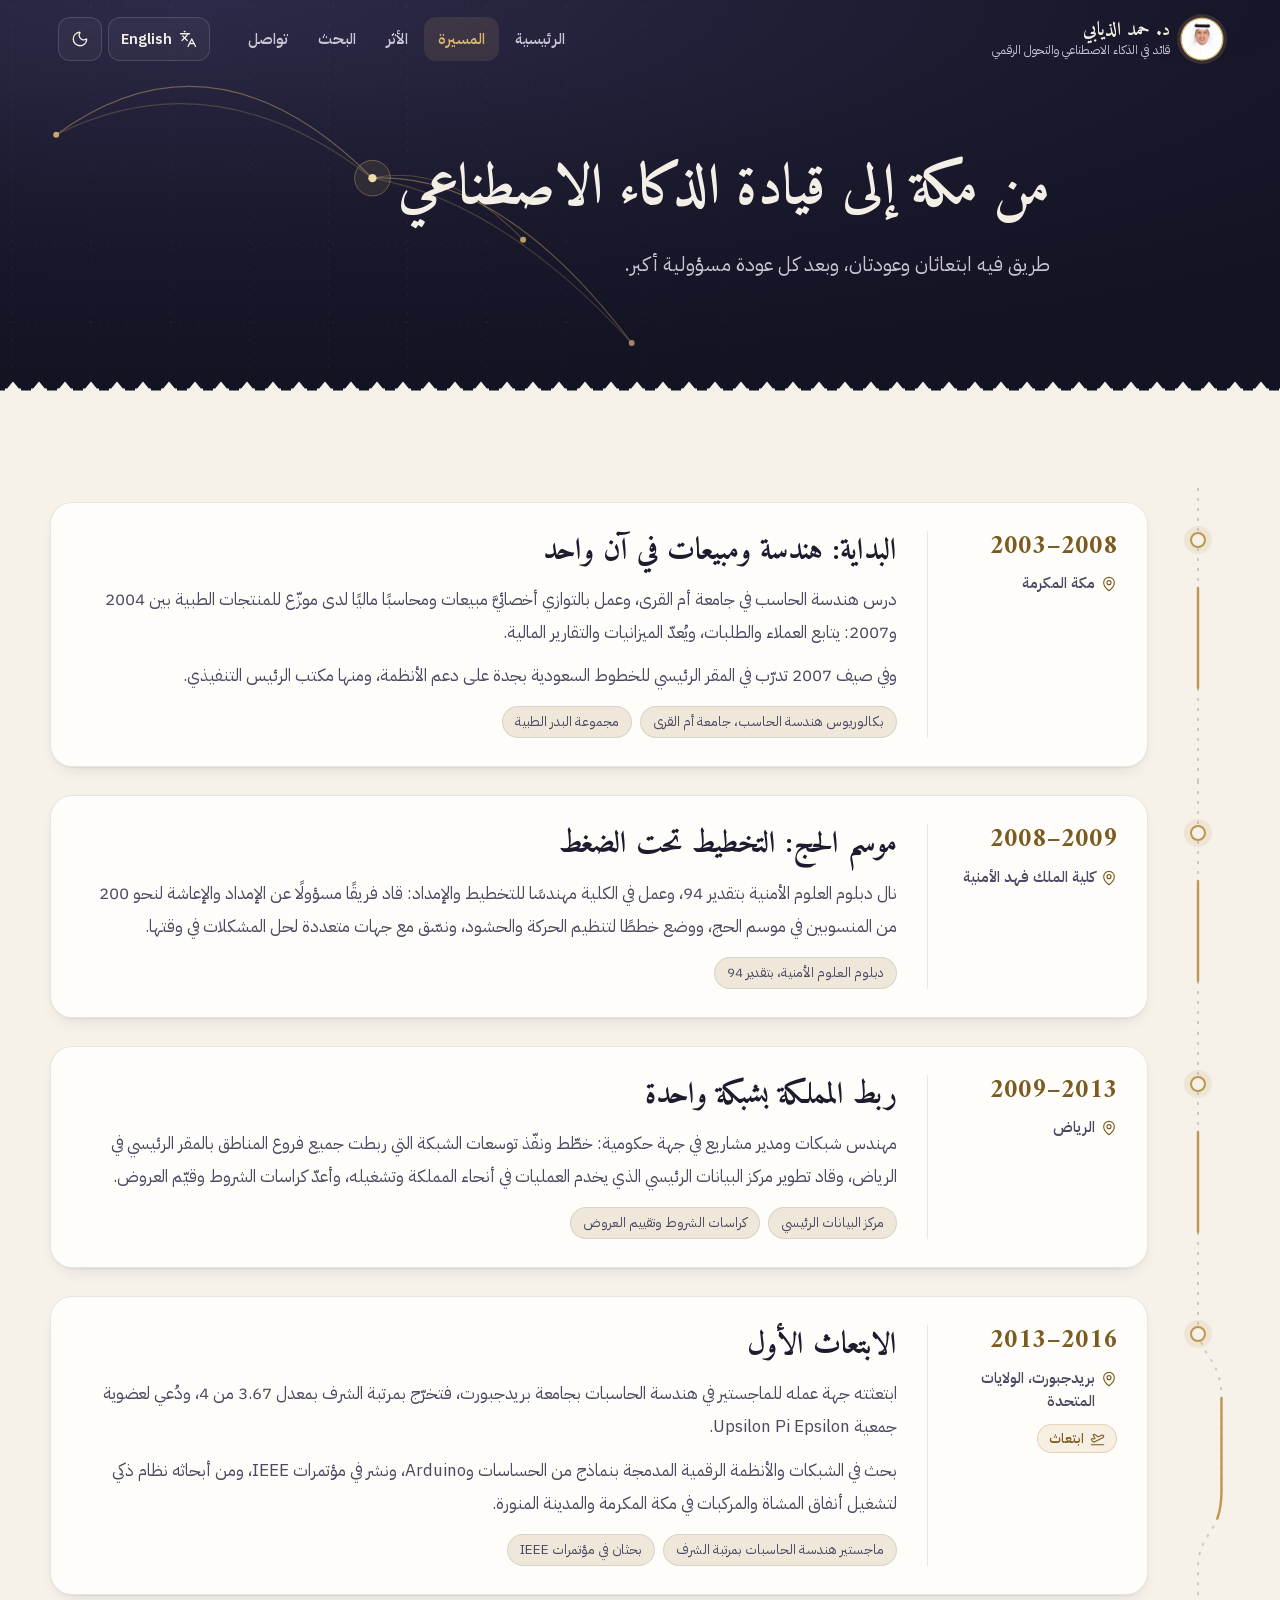
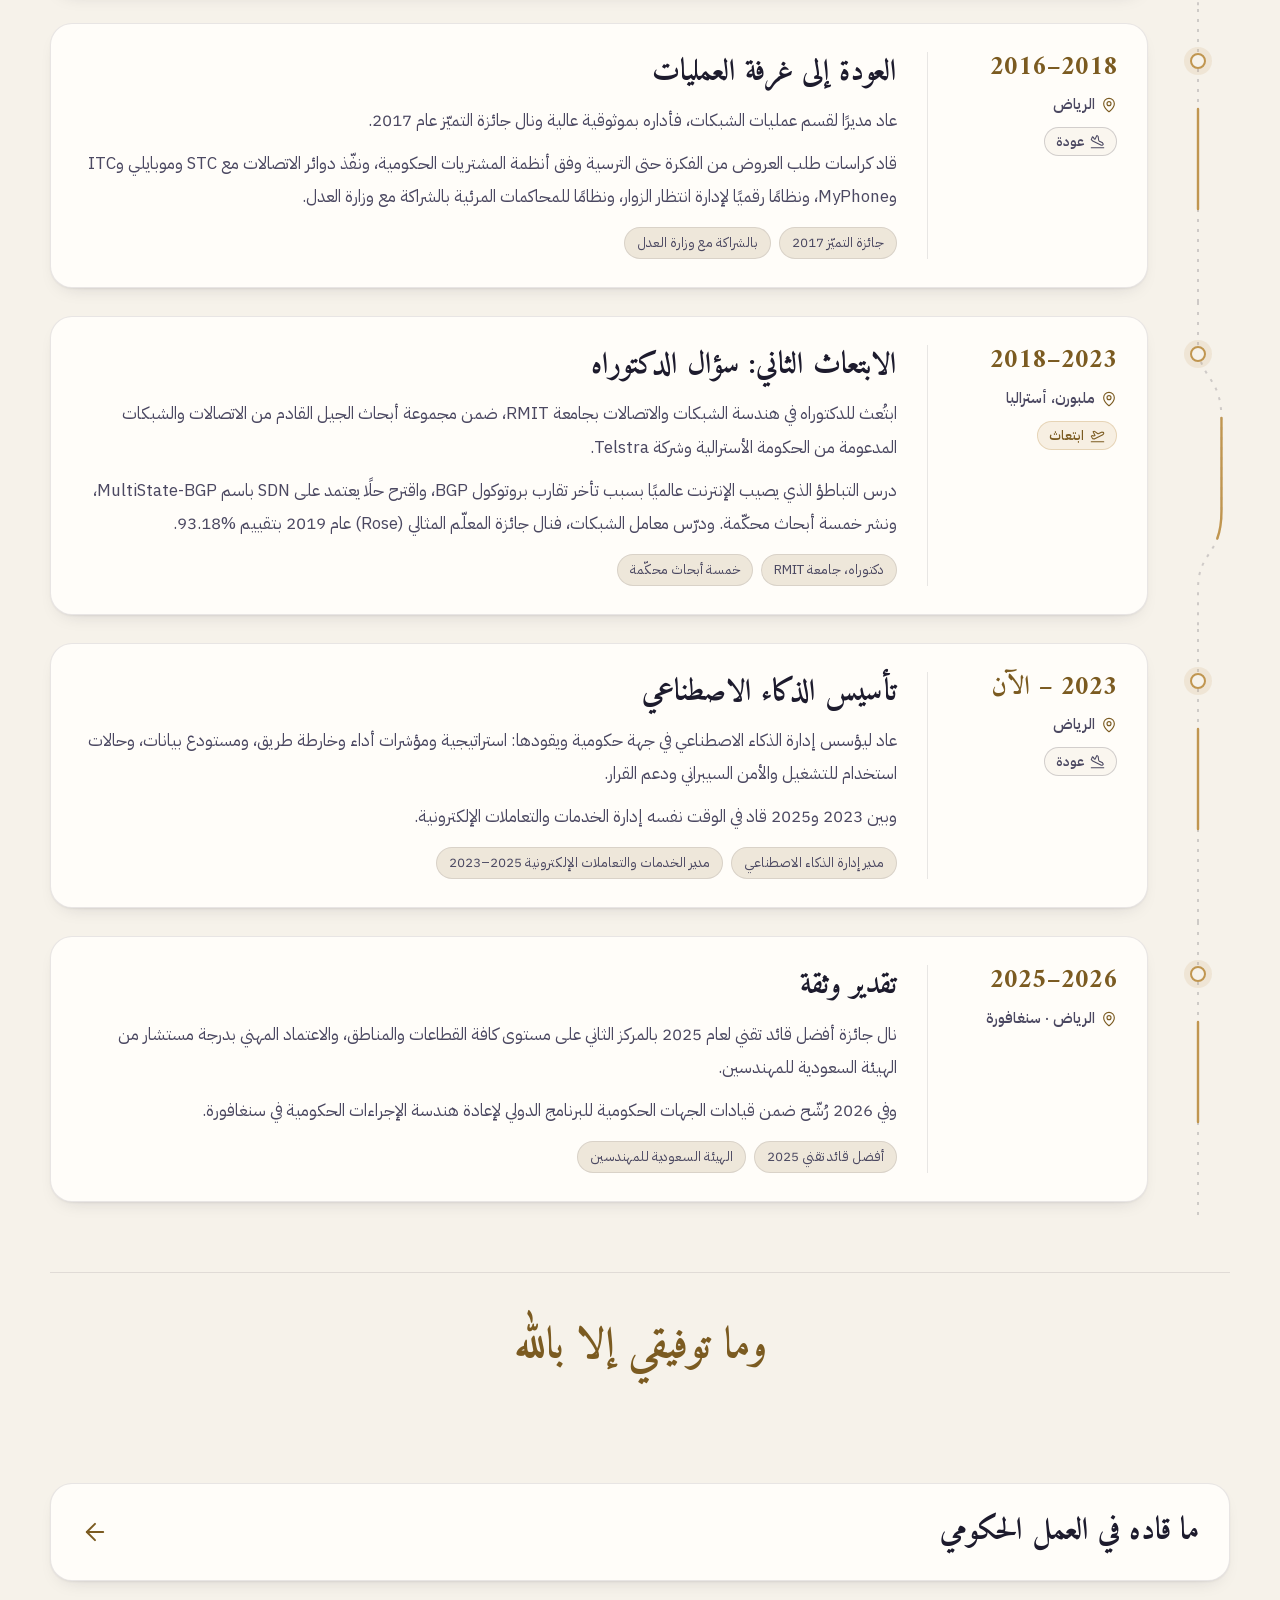
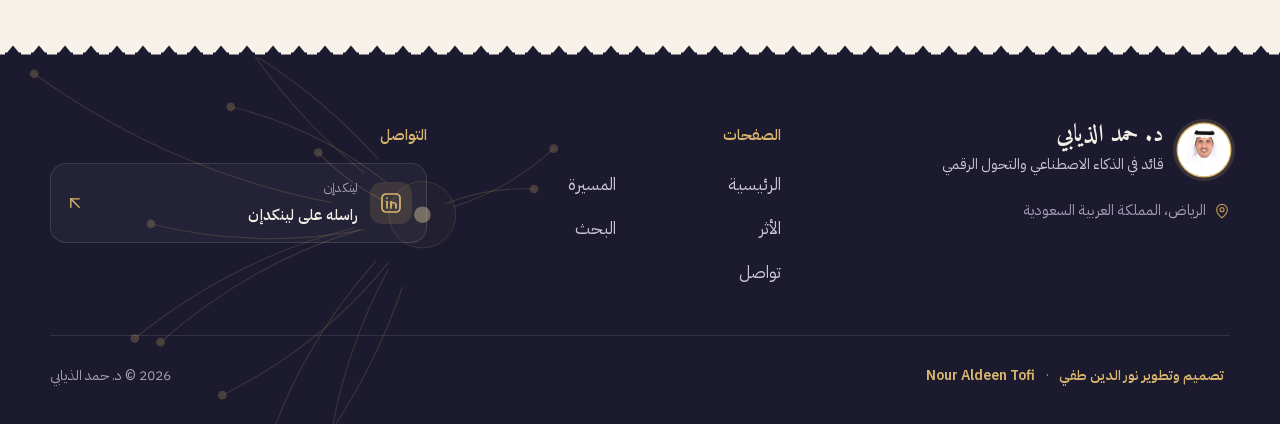
<file: docs/journey.html>
<!doctype html>
<html lang="ar" dir="rtl" class="no-js" data-theme="light" data-alt="en/journey.html">
<head>
<meta charset="utf-8">
<meta name="viewport" content="width=device-width, initial-scale=1, viewport-fit=cover">
<title>المسيرة | د. حمد الذيابي</title>
<meta name="description" content="مسيرة د. حمد الذيابي: من مكة إلى قيادة الذكاء الاصطناعي، مرورًا بربط فروع المملكة، وابتعاثين إلى الولايات المتحدة وأستراليا.">
<meta name="robots" content="noindex, nofollow">
<link rel="canonical" href="https://nouraldeentofi.github.io/hamad-al-thiapi/journey.html">
<link rel="alternate" hreflang="ar" href="https://nouraldeentofi.github.io/hamad-al-thiapi/journey.html">
<link rel="alternate" hreflang="en" href="https://nouraldeentofi.github.io/hamad-al-thiapi/en/journey.html">
<link rel="alternate" hreflang="x-default" href="https://nouraldeentofi.github.io/hamad-al-thiapi/journey.html">
<meta property="og:type" content="profile">
<meta property="og:title" content="المسيرة | د. حمد الذيابي">
<meta property="og:description" content="مسيرة د. حمد الذيابي: من مكة إلى قيادة الذكاء الاصطناعي، مرورًا بربط فروع المملكة، وابتعاثين إلى الولايات المتحدة وأستراليا.">
<meta property="og:url" content="https://nouraldeentofi.github.io/hamad-al-thiapi/journey.html">
<meta property="og:image" content="https://nouraldeentofi.github.io/hamad-al-thiapi/assets/img/og.jpg">
<meta property="og:image:width" content="1200">
<meta property="og:image:height" content="630">
<meta property="og:locale" content="ar_SA">
<meta property="og:locale:alternate" content="en_US">
<meta property="profile:first_name" content="Hamad">
<meta property="profile:last_name" content="Al-Thiapi">
<meta name="twitter:card" content="summary_large_image">
<meta name="twitter:title" content="المسيرة | د. حمد الذيابي">
<meta name="twitter:description" content="مسيرة د. حمد الذيابي: من مكة إلى قيادة الذكاء الاصطناعي، مرورًا بربط فروع المملكة، وابتعاثين إلى الولايات المتحدة وأستراليا.">
<meta name="twitter:image" content="https://nouraldeentofi.github.io/hamad-al-thiapi/assets/img/og.jpg">
<meta name="author" content="د. حمد الذيابي">
<meta name="theme-color" content="#1b1a2e">
<meta name="color-scheme" content="light dark">
<link rel="icon" href="assets/img/icon.svg" type="image/svg+xml">
<link rel="apple-touch-icon" href="assets/img/apple-touch-icon.png">
<link rel="preload" href="assets/fonts/ibm-plex-sans-arabic-arabic-400-normal.woff2" as="font" type="font/woff2" crossorigin><link rel="preload" href="assets/fonts/ibm-plex-sans-arabic-arabic-600-normal.woff2" as="font" type="font/woff2" crossorigin><link rel="preload" href="assets/fonts/amiri-arabic-700-normal.woff2" as="font" type="font/woff2" crossorigin><link rel="preload" href="assets/fonts/ibm-plex-sans-arabic-latin-400-normal.woff2" as="font" type="font/woff2" crossorigin><link rel="preload" href="assets/fonts/ibm-plex-sans-arabic-latin-600-normal.woff2" as="font" type="font/woff2" crossorigin><link rel="preload" href="assets/fonts/amiri-latin-700-normal.woff2" as="font" type="font/woff2" crossorigin><link rel="preload" href="assets/fonts/cormorant-garamond-latin-600-normal.woff2" as="font" type="font/woff2" crossorigin>
<script>(function(){var d=document.documentElement;d.className=d.className.replace('no-js','js');try{var t=localStorage.getItem('theme');if(t==='dark'||t==='light'){d.setAttribute('data-theme',t)}}catch(e){}try{var w=localStorage.getItem('lang'),a=d.getAttribute('data-alt');if(w&&w!==d.lang&&a&&!/[?&]stay/.test(location.search)){location.replace(a+location.hash)}}catch(e){}})();</script>
<link rel="stylesheet" href="assets/style.css">
<script type="application/ld+json">{"@context":"https://schema.org","@graph":[{"@type":"Person","@id":"https://nouraldeentofi.github.io/hamad-al-thiapi/#person","name":"Dr. Hamad Al-Thiapi","alternateName":["Hamad Al-Thiapi","Hamad Al-thiapi","Dr. Hamad Al-thiapi","Hamad Althiapi","Hamad Al Thiapi","Dr Hamad Al Thiapi","Eng. Dr. Hamad Al-Thiapi","Hamad Al-Thiyabi","Hamad Althiyabi","Hamad Al-Dhiyabi","Hamad Aldhiyabi","Hamad Al-Thiabi","Hamad Al-Theyabi","Hamad Al-Diyabi","Hamed Al-Thiapi","حمد الذيابي","د. حمد الذيابي","د / حمد الذيابي","الدكتور حمد الذيابي","المهندس الدكتور حمد الذيابي","حمد الذيابى","حمد الديابي","حمد الزيابي"],"honorificPrefix":"Dr.","givenName":"Hamad","familyName":"Al-Thiapi","jobTitle":["Director of Artificial Intelligence Management","مدير إدارة الذكاء الاصطناعي"],"description":"Dr. Hamad Al-Thiapi, AI and digital transformation leader in the Saudi government sector, with a Ph.D. in Networks & Telecommunications Engineering from RMIT.","url":"https://nouraldeentofi.github.io/hamad-al-thiapi/","address":{"@type":"PostalAddress","addressLocality":"Riyadh","addressCountry":"SA"},"workLocation":{"@type":"Place","name":"Riyadh, Saudi Arabia"},"worksFor":{"@type":"GovernmentOrganization","name":"Saudi government sector (entity not disclosed)","address":{"@type":"PostalAddress","addressLocality":"Riyadh","addressCountry":"SA"}},"hasOccupation":[{"@type":"Occupation","name":"Director of Artificial Intelligence","alternateName":["Head of Artificial Intelligence","AI Director","AI Leader","مدير إدارة الذكاء الاصطناعي","مدير الذكاء الاصطناعي","قائد الذكاء الاصطناعي"],"occupationLocation":{"@type":"City","name":"Riyadh"},"skills":"AI strategy, AI governance, KPIs, data warehouse, AI use cases, DGA/SDAIA/NCA compliance"},{"@type":"Occupation","name":"Digital Transformation Leader","alternateName":["Digital Government Leader","E-Services Director","قائد التحول الرقمي","مدير الخدمات والتعاملات الإلكترونية"]},{"@type":"Occupation","name":"Network and Telecommunications Engineer","alternateName":["Network Engineer","Network Operations Director","مهندس شبكات واتصالات","مدير عمليات الشبكات"]},{"@type":"Occupation","name":"Researcher in computer networks","alternateName":["SDN researcher","BGP researcher","باحث في هندسة الشبكات"]}],"knowsAbout":["Artificial Intelligence","AI strategy","AI governance","Digital transformation","Digital government","Data governance","Data analytics","Cloud migration","Government cloud","Network infrastructure","Software-Defined Networking (SDN)","Border Gateway Protocol (BGP)","BGP convergence","Wireless sensor networks","IT strategy","IT program management","Government procurement","DGA, SDAIA and NCA compliance","الذكاء الاصطناعي","استراتيجية الذكاء الاصطناعي","حوكمة الذكاء الاصطناعي","التحول الرقمي","الحكومة الرقمية","حوكمة البيانات","الحوسبة السحابية","البنية التحتية للشبكات","الشبكات المعرّفة بالبرمجيات"],"alumniOf":[{"@type":"CollegeOrUniversity","name":"RMIT University","address":"Melbourne, Australia"},{"@type":"CollegeOrUniversity","name":"University of Bridgeport","address":"Bridgeport, Connecticut, USA"},{"@type":"CollegeOrUniversity","name":"Umm Al-Qura University","alternateName":"جامعة أم القرى","address":"Makkah, Saudi Arabia"},{"@type":"CollegeOrUniversity","name":"King Fahad Security College","alternateName":"كلية الملك فهد الأمنية","address":"Riyadh, Saudi Arabia"}],"hasCredential":[{"@type":"EducationalOccupationalCredential","credentialCategory":"degree","educationalLevel":"Doctoral","name":"Ph.D., Networks and Telecommunication Engineering","recognizedBy":{"@type":"CollegeOrUniversity","name":"RMIT University"}},{"@type":"EducationalOccupationalCredential","credentialCategory":"degree","educationalLevel":"Master's","name":"Master of Engineering, Computer Engineering (Honors, GPA 3.67/4)","recognizedBy":{"@type":"CollegeOrUniversity","name":"University of Bridgeport"}},{"@type":"EducationalOccupationalCredential","credentialCategory":"degree","educationalLevel":"Bachelor's","name":"Bachelor's degree, Computer Engineering","recognizedBy":{"@type":"CollegeOrUniversity","name":"Umm Al-Qura University"}},{"@type":"EducationalOccupationalCredential","credentialCategory":"diploma","name":"Diploma, Security Science (grade 94)","recognizedBy":{"@type":"CollegeOrUniversity","name":"King Fahad Security College"}},{"@type":"EducationalOccupationalCredential","credentialCategory":"Professional accreditation","name":"Consultant Professional Accreditation","recognizedBy":{"@type":"Organization","name":"Saudi Council of Engineers","alternateName":"الهيئة السعودية للمهندسين"}}],"award":["Best Technology Leader Award 2025 (2nd place across all sectors and regions)","Ideal Teacher (Rose) Award 2019, RMIT University (93.18% teaching score)","Excellence Award 2017 (Network Operations Division)"],"memberOf":{"@type":"Organization","name":"Upsilon Pi Epsilon"},"knowsLanguage":[{"@type":"Language","name":"Arabic","alternateName":"ar"},{"@type":"Language","name":"English","alternateName":"en"}],"sameAs":["https://www.linkedin.com/in/dr-hamad-al-thiapi/"],"image":"https://nouraldeentofi.github.io/hamad-al-thiapi/assets/img/portrait.jpg"},{"@type":"WebSite","@id":"https://nouraldeentofi.github.io/hamad-al-thiapi/#website","url":"https://nouraldeentofi.github.io/hamad-al-thiapi/","name":"Dr. Hamad Al-Thiapi","alternateName":"د. حمد الذيابي","inLanguage":["ar","en"],"about":{"@id":"https://nouraldeentofi.github.io/hamad-al-thiapi/#person"}},{"@type":"WebPage","@id":"https://nouraldeentofi.github.io/hamad-al-thiapi/journey.html#page","url":"https://nouraldeentofi.github.io/hamad-al-thiapi/journey.html","name":"المسيرة | د. حمد الذيابي","description":"مسيرة د. حمد الذيابي: من مكة إلى قيادة الذكاء الاصطناعي، مرورًا بربط فروع المملكة، وابتعاثين إلى الولايات المتحدة وأستراليا.","inLanguage":"ar","isPartOf":{"@id":"https://nouraldeentofi.github.io/hamad-al-thiapi/#website"},"about":{"@id":"https://nouraldeentofi.github.io/hamad-al-thiapi/#person"},"breadcrumb":{"@type":"BreadcrumbList","itemListElement":[{"@type":"ListItem","position":1,"name":"الرئيسية","item":"https://nouraldeentofi.github.io/hamad-al-thiapi/"},{"@type":"ListItem","position":2,"name":"المسيرة","item":"https://nouraldeentofi.github.io/hamad-al-thiapi/journey.html"}]}}]}</script>
</head>
<body data-page="journey">
<a class="skip" href="#main">تخطَّ إلى المحتوى</a>
<div class="progress" aria-hidden="true"></div>
<header class="site-header" data-header>
  <div class="bar">
    <a class="brand" href="./">
      <span class="mark"><img src="assets/img/portrait-360.webp" width="40" height="40" alt="" decoding="async"></span>
      <span class="brand-text"><span class="brand-name">د. حمد الذيابي</span><span class="brand-role">قائد في الذكاء الاصطناعي والتحول الرقمي</span></span>
    </a>
    <nav class="nav" aria-label="التنقل الرئيسي"><a class="nav-link" href="./">الرئيسية</a><a class="nav-link" href="journey.html" aria-current="page">المسيرة</a><a class="nav-link" href="impact.html">الأثر</a><a class="nav-link" href="research.html">البحث</a><a class="nav-link" href="contact.html">تواصل</a></nav>
    <div class="tools">
      <a class="tool tool--lang" href="en/journey.html" hreflang="en" lang="en" data-lang-switch="en"><svg class="ic" viewBox="0 0 24 24" fill="none" stroke="currentColor" stroke-width="1.7" stroke-linecap="round" stroke-linejoin="round" aria-hidden="true" focusable="false"><path d="m5 8 6 6" /> <path d="m4 14 6-6 2-3" /> <path d="M2 5h12" /> <path d="M7 2h1" /> <path d="m22 22-5-10-5 10" /> <path d="M14 18h6" /></svg><span class="lang-l">English</span><span class="lang-s">EN</span></a>
      <button class="tool tool--theme" type="button" data-theme-toggle aria-label="تبديل الوضع الليلي" aria-pressed="false"><svg class="ic ic-moon" viewBox="0 0 24 24" fill="none" stroke="currentColor" stroke-width="1.7" stroke-linecap="round" stroke-linejoin="round" aria-hidden="true" focusable="false"><path d="M20.985 12.486a9 9 0 1 1-9.473-9.472c.405-.022.617.46.402.803a6 6 0 0 0 8.268 8.268c.344-.215.825-.004.803.401" /></svg><svg class="ic ic-sun" viewBox="0 0 24 24" fill="none" stroke="currentColor" stroke-width="1.7" stroke-linecap="round" stroke-linejoin="round" aria-hidden="true" focusable="false"><circle cx="12" cy="12" r="4" /> <path d="M12 2v2" /> <path d="M12 20v2" /> <path d="m4.93 4.93 1.41 1.41" /> <path d="m17.66 17.66 1.41 1.41" /> <path d="M2 12h2" /> <path d="M20 12h2" /> <path d="m6.34 17.66-1.41 1.41" /> <path d="m19.07 4.93-1.41 1.41" /></svg></button>
    </div>
  </div>
</header>
<main id="main" tabindex="-1">
<section class="phero" data-section>
  <div class="sky sky--world " aria-hidden="true"><svg class="sky-svg" viewBox="380 -10 1180 660" preserveAspectRatio="xMinYMid meet" aria-hidden="true" focusable="false"><g class="grat"><line x1="0" y1="0" x2="0" y2="800"/><line x1="133.3" y1="0" x2="133.3" y2="800"/><line x1="266.7" y1="0" x2="266.7" y2="800"/><line x1="400" y1="0" x2="400" y2="800"/><line x1="533.3" y1="0" x2="533.3" y2="800"/><line x1="666.7" y1="0" x2="666.7" y2="800"/><line x1="800" y1="0" x2="800" y2="800"/><line x1="933.3" y1="0" x2="933.3" y2="800"/><line x1="1066.7" y1="0" x2="1066.7" y2="800"/><line x1="1200" y1="0" x2="1200" y2="800"/><line x1="1333.3" y1="0" x2="1333.3" y2="800"/><line x1="1466.7" y1="0" x2="1466.7" y2="800"/><line x1="1600" y1="0" x2="1600" y2="800"/><line x1="0" y1="666.7" x2="1600" y2="666.7"/><line x1="0" y1="533.3" x2="1600" y2="533.3"/><line x1="0" y1="400" x2="1600" y2="400"/><line x1="0" y1="266.7" x2="1600" y2="266.7"/><line x1="0" y1="133.3" x2="1600" y2="133.3"/><line x1="0" y1="0" x2="1600" y2="0"/></g><g class="routes"><path class="route" pathLength="1" style="--i:0" d="M1007.5 290.2Q741.1 23.6 474.7 217" data-packets="1" data-speed="5"/><path class="route route--back" pathLength="1" style="--i:1" d="M474.7 217Q741.1 83.6 1007.5 290.2" data-packets="1" data-speed="5"/><path class="route" pathLength="1" style="--i:2" d="M1007.5 290.2Q1225.9 279.1 1444.3 568" data-packets="1" data-speed="5"/><path class="route route--back" pathLength="1" style="--i:3" d="M1444.3 568Q1225.9 329.1 1007.5 290.2" data-packets="1" data-speed="5"/><path class="route route--soft" pathLength="1" style="--i:4" d="M1007.5 290.2Q1134.4 262.1 1261.4 394" data-packets="1" data-speed="6"/></g><g class="nodes"><circle class="node node--big" cx="474.7" cy="217" r="5"/><circle class="node node--big" cx="1444.3" cy="568" r="5"/><circle class="node node--big" cx="1261.4" cy="394" r="5"/></g><circle class="hub-halo" cx="1007.5" cy="290.2" r="30"/><circle class="hub" cx="1007.5" cy="290.2" r="7"/><g class="packets"></g></svg></div>
  <div class="wrap phero-inner" data-hero-out>
    <h1 class="phero-title page-title" data-enter style="--d:80ms">من مكة إلى قيادة الذكاء الاصطناعي</h1>
    <p class="phero-lead" data-enter style="--d:200ms">طريق فيه ابتعاثان وعودتان، وبعد كل عودة مسؤولية أكبر.</p>
    
  </div>
  <div class="parapet" aria-hidden="true"></div>
</section>
<section class="sec journey" data-section>
  <div class="wrap">
    <ol class="chapters"><li class="ch ch--home" data-section>
  <div class="rail" aria-hidden="true"><svg viewBox="0 0 60 100" preserveAspectRatio="none" focusable="false"><path class="rail-base" d="M30 0 V100" vector-effect="non-scaling-stroke"/><path class="rail-draw" pathLength="1" d="M30 0 V100" vector-effect="non-scaling-stroke"/></svg><span class="rail-node"></span></div>
  <article class="card ch-card" data-reveal>
    <div class="ch-side"><span class="ch-years"><span dir="ltr">2003–2008</span></span><span class="ch-place"><svg class="ic" viewBox="0 0 24 24" fill="none" stroke="currentColor" stroke-width="1.7" stroke-linecap="round" stroke-linejoin="round" aria-hidden="true" focusable="false"><path d="M20 10c0 4.993-5.539 10.193-7.399 11.799a1 1 0 0 1-1.202 0C9.539 20.193 4 14.993 4 10a8 8 0 0 1 16 0" /> <circle cx="12" cy="10" r="3" /></svg>مكة المكرمة</span></div>
    <div class="ch-main">
      <h2 class="ch-h">البداية: هندسة ومبيعات في آن واحد</h2>
      <p class="ch-p">درس هندسة الحاسب في جامعة أم القرى، وعمل بالتوازي أخصائيَّ مبيعات ومحاسبًا ماليًا لدى موزّع للمنتجات الطبية بين <span dir="ltr">2004</span> و<span dir="ltr">2007</span>: يتابع العملاء والطلبات، ويُعدّ الميزانيات والتقارير المالية.</p><button class="ch-toggle" type="button" aria-expanded="false" aria-controls="chm-ar-0"><span class="t-open">عرض التفاصيل</span><span class="t-close">إخفاء التفاصيل</span><svg class="ic ch-toggle-ic" viewBox="0 0 24 24" fill="none" stroke="currentColor" stroke-width="1.7" stroke-linecap="round" stroke-linejoin="round" aria-hidden="true" focusable="false"><path d="m6 9 6 6 6-6" /></svg></button><div class="ch-more" id="chm-ar-0"><div class="ch-more-in"><p class="ch-p">وفي صيف <span dir="ltr">2007</span> تدرّب في المقر الرئيسي للخطوط السعودية بجدة على دعم الأنظمة، ومنها مكتب الرئيس التنفيذي.</p></div></div>
      <ul class="ch-tags"><li>بكالوريوس هندسة الحاسب، جامعة أم القرى</li><li>مجموعة البدر الطبية</li></ul>
    </div>
  </article>
</li><li class="ch ch--home" data-section>
  <div class="rail" aria-hidden="true"><svg viewBox="0 0 60 100" preserveAspectRatio="none" focusable="false"><path class="rail-base" d="M30 0 V100" vector-effect="non-scaling-stroke"/><path class="rail-draw" pathLength="1" d="M30 0 V100" vector-effect="non-scaling-stroke"/></svg><span class="rail-node"></span></div>
  <article class="card ch-card" data-reveal>
    <div class="ch-side"><span class="ch-years"><span dir="ltr">2008–2009</span></span><span class="ch-place"><svg class="ic" viewBox="0 0 24 24" fill="none" stroke="currentColor" stroke-width="1.7" stroke-linecap="round" stroke-linejoin="round" aria-hidden="true" focusable="false"><path d="M20 10c0 4.993-5.539 10.193-7.399 11.799a1 1 0 0 1-1.202 0C9.539 20.193 4 14.993 4 10a8 8 0 0 1 16 0" /> <circle cx="12" cy="10" r="3" /></svg>كلية الملك فهد الأمنية</span></div>
    <div class="ch-main">
      <h2 class="ch-h">موسم الحج: التخطيط تحت الضغط</h2>
      <p class="ch-p">نال دبلوم العلوم الأمنية بتقدير <span dir="ltr">94</span>، وعمل في الكلية مهندسًا للتخطيط والإمداد: قاد فريقًا مسؤولًا عن الإمداد والإعاشة لنحو <span dir="ltr">200</span> من المنسوبين في موسم الحج، ووضع خططًا لتنظيم الحركة والحشود، ونسّق مع جهات متعددة لحل المشكلات في وقتها.</p>
      <ul class="ch-tags"><li>دبلوم العلوم الأمنية، بتقدير <span dir="ltr">94</span></li></ul>
    </div>
  </article>
</li><li class="ch ch--home" data-section>
  <div class="rail" aria-hidden="true"><svg viewBox="0 0 60 100" preserveAspectRatio="none" focusable="false"><path class="rail-base" d="M30 0 V100" vector-effect="non-scaling-stroke"/><path class="rail-draw" pathLength="1" d="M30 0 V100" vector-effect="non-scaling-stroke"/></svg><span class="rail-node"></span></div>
  <article class="card ch-card" data-reveal>
    <div class="ch-side"><span class="ch-years"><span dir="ltr">2009–2013</span></span><span class="ch-place"><svg class="ic" viewBox="0 0 24 24" fill="none" stroke="currentColor" stroke-width="1.7" stroke-linecap="round" stroke-linejoin="round" aria-hidden="true" focusable="false"><path d="M20 10c0 4.993-5.539 10.193-7.399 11.799a1 1 0 0 1-1.202 0C9.539 20.193 4 14.993 4 10a8 8 0 0 1 16 0" /> <circle cx="12" cy="10" r="3" /></svg>الرياض</span></div>
    <div class="ch-main">
      <h2 class="ch-h">ربط المملكة بشبكة واحدة</h2>
      <p class="ch-p">مهندس شبكات ومدير مشاريع في جهة حكومية: خطّط ونفّذ توسعات الشبكة التي ربطت جميع فروع المناطق بالمقر الرئيسي في الرياض، وقاد تطوير مركز البيانات الرئيسي الذي يخدم العمليات في أنحاء المملكة وتشغيله، وأعدّ كراسات الشروط وقيّم العروض.</p>
      <ul class="ch-tags"><li>مركز البيانات الرئيسي</li><li>كراسات الشروط وتقييم العروض</li></ul>
    </div>
  </article>
</li><li class="ch ch--abroad" data-section>
  <div class="rail" aria-hidden="true"><svg viewBox="0 0 60 100" preserveAspectRatio="none" focusable="false"><path class="rail-base" d="M30 0 V12 C30 24 52 22 52 36 V64 C52 78 30 76 30 88 V100" vector-effect="non-scaling-stroke"/><path class="rail-draw" pathLength="1" d="M30 0 V12 C30 24 52 22 52 36 V64 C52 78 30 76 30 88 V100" vector-effect="non-scaling-stroke"/></svg><span class="rail-node"></span></div>
  <article class="card ch-card" data-reveal>
    <div class="ch-side"><span class="ch-years"><span dir="ltr">2013–2016</span></span><span class="ch-place"><svg class="ic" viewBox="0 0 24 24" fill="none" stroke="currentColor" stroke-width="1.7" stroke-linecap="round" stroke-linejoin="round" aria-hidden="true" focusable="false"><path d="M20 10c0 4.993-5.539 10.193-7.399 11.799a1 1 0 0 1-1.202 0C9.539 20.193 4 14.993 4 10a8 8 0 0 1 16 0" /> <circle cx="12" cy="10" r="3" /></svg>بريدجبورت، الولايات المتحدة</span><span class="chip chip--gold"><svg class="ic" viewBox="0 0 24 24" fill="none" stroke="currentColor" stroke-width="1.7" stroke-linecap="round" stroke-linejoin="round" aria-hidden="true" focusable="false"><path d="M2 22h20" /> <path d="M6.36 17.4 4 17l-2-4 1.1-.55a2 2 0 0 1 1.8 0l.17.1a2 2 0 0 0 1.8 0L8 12 5 6l.9-.45a2 2 0 0 1 2.09.2l4.02 3a2 2 0 0 0 2.1.2l4.19-2.06a2.41 2.41 0 0 1 1.73-.17L21 7a1.4 1.4 0 0 1 .87 1.99l-.38.76c-.23.46-.6.84-1.07 1.08L7.58 17.2a2 2 0 0 1-1.22.18Z" /></svg>ابتعاث</span></div>
    <div class="ch-main">
      <h2 class="ch-h">الابتعاث الأول</h2>
      <p class="ch-p">ابتعثته جهة عمله للماجستير في هندسة الحاسبات بجامعة بريدجبورت، فتخرّج بمرتبة الشرف بمعدل <span dir="ltr">3.67</span> من <span dir="ltr">4</span>، ودُعي لعضوية جمعية <span dir="ltr">Upsilon Pi Epsilon</span>.</p><button class="ch-toggle" type="button" aria-expanded="false" aria-controls="chm-ar-3"><span class="t-open">عرض التفاصيل</span><span class="t-close">إخفاء التفاصيل</span><svg class="ic ch-toggle-ic" viewBox="0 0 24 24" fill="none" stroke="currentColor" stroke-width="1.7" stroke-linecap="round" stroke-linejoin="round" aria-hidden="true" focusable="false"><path d="m6 9 6 6 6-6" /></svg></button><div class="ch-more" id="chm-ar-3"><div class="ch-more-in"><p class="ch-p">بحث في الشبكات والأنظمة الرقمية المدمجة بنماذج من الحساسات و<span dir="ltr">Arduino</span>، ونشر في مؤتمرات <span dir="ltr">IEEE</span>، ومن أبحاثه نظام ذكي لتشغيل أنفاق المشاة والمركبات في مكة المكرمة والمدينة المنورة.</p></div></div>
      <ul class="ch-tags"><li>ماجستير هندسة الحاسبات بمرتبة الشرف</li><li>بحثان في مؤتمرات <span dir="ltr">IEEE</span></li></ul>
    </div>
  </article>
</li><li class="ch ch--return" data-section>
  <div class="rail" aria-hidden="true"><svg viewBox="0 0 60 100" preserveAspectRatio="none" focusable="false"><path class="rail-base" d="M30 0 V100" vector-effect="non-scaling-stroke"/><path class="rail-draw" pathLength="1" d="M30 0 V100" vector-effect="non-scaling-stroke"/></svg><span class="rail-node"></span></div>
  <article class="card ch-card" data-reveal>
    <div class="ch-side"><span class="ch-years"><span dir="ltr">2016–2018</span></span><span class="ch-place"><svg class="ic" viewBox="0 0 24 24" fill="none" stroke="currentColor" stroke-width="1.7" stroke-linecap="round" stroke-linejoin="round" aria-hidden="true" focusable="false"><path d="M20 10c0 4.993-5.539 10.193-7.399 11.799a1 1 0 0 1-1.202 0C9.539 20.193 4 14.993 4 10a8 8 0 0 1 16 0" /> <circle cx="12" cy="10" r="3" /></svg>الرياض</span><span class="chip"><svg class="ic" viewBox="0 0 24 24" fill="none" stroke="currentColor" stroke-width="1.7" stroke-linecap="round" stroke-linejoin="round" aria-hidden="true" focusable="false"><path d="M2 22h20" /> <path d="M3.77 10.77 2 9l2-4.5 1.1.55c.55.28.9.84.9 1.45s.35 1.17.9 1.45L8 8.5l3-6 1.05.53a2 2 0 0 1 1.09 1.52l.72 5.4a2 2 0 0 0 1.09 1.52l4.4 2.2c.42.22.78.55 1.01.96l.6 1.03c.49.88-.06 1.98-1.06 2.1l-1.18.15c-.47.06-.95-.02-1.37-.24L4.29 11.15a2 2 0 0 1-.52-.38Z" /></svg>عودة</span></div>
    <div class="ch-main">
      <h2 class="ch-h">العودة إلى غرفة العمليات</h2>
      <p class="ch-p">عاد مديرًا لقسم عمليات الشبكات، فأداره بموثوقية عالية ونال جائزة التميّز عام <span dir="ltr">2017</span>.</p><button class="ch-toggle" type="button" aria-expanded="false" aria-controls="chm-ar-4"><span class="t-open">عرض التفاصيل</span><span class="t-close">إخفاء التفاصيل</span><svg class="ic ch-toggle-ic" viewBox="0 0 24 24" fill="none" stroke="currentColor" stroke-width="1.7" stroke-linecap="round" stroke-linejoin="round" aria-hidden="true" focusable="false"><path d="m6 9 6 6 6-6" /></svg></button><div class="ch-more" id="chm-ar-4"><div class="ch-more-in"><p class="ch-p">قاد كراسات طلب العروض من الفكرة حتى الترسية وفق أنظمة المشتريات الحكومية، ونفّذ دوائر الاتصالات مع <span dir="ltr">STC</span> وموبايلي و<span dir="ltr">ITC</span> و<span dir="ltr">MyPhone</span>، ونظامًا رقميًا لإدارة انتظار الزوار، ونظامًا للمحاكمات المرئية بالشراكة مع وزارة العدل.</p></div></div>
      <ul class="ch-tags"><li>جائزة التميّز <span dir="ltr">2017</span></li><li>بالشراكة مع وزارة العدل</li></ul>
    </div>
  </article>
</li><li class="ch ch--abroad" data-section>
  <div class="rail" aria-hidden="true"><svg viewBox="0 0 60 100" preserveAspectRatio="none" focusable="false"><path class="rail-base" d="M30 0 V12 C30 24 52 22 52 36 V64 C52 78 30 76 30 88 V100" vector-effect="non-scaling-stroke"/><path class="rail-draw" pathLength="1" d="M30 0 V12 C30 24 52 22 52 36 V64 C52 78 30 76 30 88 V100" vector-effect="non-scaling-stroke"/></svg><span class="rail-node"></span></div>
  <article class="card ch-card" data-reveal>
    <div class="ch-side"><span class="ch-years"><span dir="ltr">2018–2023</span></span><span class="ch-place"><svg class="ic" viewBox="0 0 24 24" fill="none" stroke="currentColor" stroke-width="1.7" stroke-linecap="round" stroke-linejoin="round" aria-hidden="true" focusable="false"><path d="M20 10c0 4.993-5.539 10.193-7.399 11.799a1 1 0 0 1-1.202 0C9.539 20.193 4 14.993 4 10a8 8 0 0 1 16 0" /> <circle cx="12" cy="10" r="3" /></svg>ملبورن، أستراليا</span><span class="chip chip--gold"><svg class="ic" viewBox="0 0 24 24" fill="none" stroke="currentColor" stroke-width="1.7" stroke-linecap="round" stroke-linejoin="round" aria-hidden="true" focusable="false"><path d="M2 22h20" /> <path d="M6.36 17.4 4 17l-2-4 1.1-.55a2 2 0 0 1 1.8 0l.17.1a2 2 0 0 0 1.8 0L8 12 5 6l.9-.45a2 2 0 0 1 2.09.2l4.02 3a2 2 0 0 0 2.1.2l4.19-2.06a2.41 2.41 0 0 1 1.73-.17L21 7a1.4 1.4 0 0 1 .87 1.99l-.38.76c-.23.46-.6.84-1.07 1.08L7.58 17.2a2 2 0 0 1-1.22.18Z" /></svg>ابتعاث</span></div>
    <div class="ch-main">
      <h2 class="ch-h">الابتعاث الثاني: سؤال الدكتوراه</h2>
      <p class="ch-p">ابتُعث للدكتوراه في هندسة الشبكات والاتصالات بجامعة <span dir="ltr">RMIT</span>، ضمن مجموعة أبحاث الجيل القادم من الاتصالات والشبكات المدعومة من الحكومة الأسترالية وشركة <span dir="ltr">Telstra</span>.</p><button class="ch-toggle" type="button" aria-expanded="false" aria-controls="chm-ar-5"><span class="t-open">عرض التفاصيل</span><span class="t-close">إخفاء التفاصيل</span><svg class="ic ch-toggle-ic" viewBox="0 0 24 24" fill="none" stroke="currentColor" stroke-width="1.7" stroke-linecap="round" stroke-linejoin="round" aria-hidden="true" focusable="false"><path d="m6 9 6 6 6-6" /></svg></button><div class="ch-more" id="chm-ar-5"><div class="ch-more-in"><p class="ch-p">درس التباطؤ الذي يصيب الإنترنت عالميًا بسبب تأخر تقارب بروتوكول <span dir="ltr">BGP</span>، واقترح حلًا يعتمد على <span dir="ltr">SDN</span> باسم <span dir="ltr" class="nw">MultiState-BGP</span>، ونشر خمسة أبحاث محكّمة. ودرّس معامل الشبكات، فنال جائزة المعلّم المثالي (<span dir="ltr">Rose</span>) عام <span dir="ltr">2019</span> بتقييم <span dir="ltr">93.18%</span>.</p></div></div>
      <ul class="ch-tags"><li>دكتوراه، جامعة <span dir="ltr">RMIT</span></li><li>خمسة أبحاث محكّمة</li></ul>
    </div>
  </article>
</li><li class="ch ch--return" data-section>
  <div class="rail" aria-hidden="true"><svg viewBox="0 0 60 100" preserveAspectRatio="none" focusable="false"><path class="rail-base" d="M30 0 V100" vector-effect="non-scaling-stroke"/><path class="rail-draw" pathLength="1" d="M30 0 V100" vector-effect="non-scaling-stroke"/></svg><span class="rail-node"></span></div>
  <article class="card ch-card" data-reveal>
    <div class="ch-side"><span class="ch-years"><span dir="ltr">2023</span> – الآن</span><span class="ch-place"><svg class="ic" viewBox="0 0 24 24" fill="none" stroke="currentColor" stroke-width="1.7" stroke-linecap="round" stroke-linejoin="round" aria-hidden="true" focusable="false"><path d="M20 10c0 4.993-5.539 10.193-7.399 11.799a1 1 0 0 1-1.202 0C9.539 20.193 4 14.993 4 10a8 8 0 0 1 16 0" /> <circle cx="12" cy="10" r="3" /></svg>الرياض</span><span class="chip"><svg class="ic" viewBox="0 0 24 24" fill="none" stroke="currentColor" stroke-width="1.7" stroke-linecap="round" stroke-linejoin="round" aria-hidden="true" focusable="false"><path d="M2 22h20" /> <path d="M3.77 10.77 2 9l2-4.5 1.1.55c.55.28.9.84.9 1.45s.35 1.17.9 1.45L8 8.5l3-6 1.05.53a2 2 0 0 1 1.09 1.52l.72 5.4a2 2 0 0 0 1.09 1.52l4.4 2.2c.42.22.78.55 1.01.96l.6 1.03c.49.88-.06 1.98-1.06 2.1l-1.18.15c-.47.06-.95-.02-1.37-.24L4.29 11.15a2 2 0 0 1-.52-.38Z" /></svg>عودة</span></div>
    <div class="ch-main">
      <h2 class="ch-h">تأسيس الذكاء الاصطناعي</h2>
      <p class="ch-p">عاد ليؤسس إدارة الذكاء الاصطناعي في جهة حكومية ويقودها: استراتيجية ومؤشرات أداء وخارطة طريق، ومستودع بيانات، وحالات استخدام للتشغيل والأمن السيبراني ودعم القرار.</p><button class="ch-toggle" type="button" aria-expanded="false" aria-controls="chm-ar-6"><span class="t-open">عرض التفاصيل</span><span class="t-close">إخفاء التفاصيل</span><svg class="ic ch-toggle-ic" viewBox="0 0 24 24" fill="none" stroke="currentColor" stroke-width="1.7" stroke-linecap="round" stroke-linejoin="round" aria-hidden="true" focusable="false"><path d="m6 9 6 6 6-6" /></svg></button><div class="ch-more" id="chm-ar-6"><div class="ch-more-in"><p class="ch-p">وبين <span dir="ltr">2023</span> و<span dir="ltr">2025</span> قاد في الوقت نفسه إدارة الخدمات والتعاملات الإلكترونية.</p></div></div>
      <ul class="ch-tags"><li>مدير إدارة الذكاء الاصطناعي</li><li>مدير الخدمات والتعاملات الإلكترونية <span dir="ltr" class="nw">2023–2025</span></li></ul>
    </div>
  </article>
</li><li class="ch ch--home" data-section>
  <div class="rail" aria-hidden="true"><svg viewBox="0 0 60 100" preserveAspectRatio="none" focusable="false"><path class="rail-base" d="M30 0 V100" vector-effect="non-scaling-stroke"/><path class="rail-draw" pathLength="1" d="M30 0 V100" vector-effect="non-scaling-stroke"/></svg><span class="rail-node"></span></div>
  <article class="card ch-card" data-reveal>
    <div class="ch-side"><span class="ch-years"><span dir="ltr">2025–2026</span></span><span class="ch-place"><svg class="ic" viewBox="0 0 24 24" fill="none" stroke="currentColor" stroke-width="1.7" stroke-linecap="round" stroke-linejoin="round" aria-hidden="true" focusable="false"><path d="M20 10c0 4.993-5.539 10.193-7.399 11.799a1 1 0 0 1-1.202 0C9.539 20.193 4 14.993 4 10a8 8 0 0 1 16 0" /> <circle cx="12" cy="10" r="3" /></svg>الرياض · سنغافورة</span></div>
    <div class="ch-main">
      <h2 class="ch-h">تقدير وثقة</h2>
      <p class="ch-p">نال جائزة أفضل قائد تقني لعام <span dir="ltr">2025</span> بالمركز الثاني على مستوى كافة القطاعات والمناطق، والاعتماد المهني بدرجة مستشار من الهيئة السعودية للمهندسين.</p><button class="ch-toggle" type="button" aria-expanded="false" aria-controls="chm-ar-7"><span class="t-open">عرض التفاصيل</span><span class="t-close">إخفاء التفاصيل</span><svg class="ic ch-toggle-ic" viewBox="0 0 24 24" fill="none" stroke="currentColor" stroke-width="1.7" stroke-linecap="round" stroke-linejoin="round" aria-hidden="true" focusable="false"><path d="m6 9 6 6 6-6" /></svg></button><div class="ch-more" id="chm-ar-7"><div class="ch-more-in"><p class="ch-p">وفي <span dir="ltr">2026</span> رُشّح ضمن قيادات الجهات الحكومية للبرنامج الدولي لإعادة هندسة الإجراءات الحكومية في سنغافورة.</p></div></div>
      <ul class="ch-tags"><li>أفضل قائد تقني <span dir="ltr">2025</span></li><li>الهيئة السعودية للمهندسين</li></ul>
    </div>
  </article>
</li></ol>
    <div class="closing" data-reveal><p class="closing-ar" lang="ar" dir="rtl">وما توفيقي إلا بالله</p></div>
  </div>
</section>
<div class="wrap next"><a class="next-link" href="impact.html" data-reveal><span>ما قاده في العمل الحكومي</span><svg class="ic next-ic" viewBox="0 0 24 24" fill="none" stroke="currentColor" stroke-width="1.7" stroke-linecap="round" stroke-linejoin="round" aria-hidden="true" focusable="false"><path d="m12 19-7-7 7-7" /> <path d="M19 12H5" /></svg></a></div>
</main>
<div class="parapet parapet--night" aria-hidden="true"></div>
<footer class="site-footer">
  <div class="sky sky--kingdom sky--footer" aria-hidden="true"><svg class="sky-svg" viewBox="0 0 1000 1000" preserveAspectRatio="xMidYMid slice" aria-hidden="true" focusable="false"><g class="grat"><line x1="-50.4" y1="0" x2="-50.4" y2="1000"/><line x1="9.6" y1="0" x2="9.6" y2="1000"/><line x1="69.6" y1="0" x2="69.6" y2="1000"/><line x1="129.6" y1="0" x2="129.6" y2="1000"/><line x1="189.6" y1="0" x2="189.6" y2="1000"/><line x1="249.6" y1="0" x2="249.6" y2="1000"/><line x1="309.6" y1="0" x2="309.6" y2="1000"/><line x1="369.6" y1="0" x2="369.6" y2="1000"/><line x1="429.6" y1="0" x2="429.6" y2="1000"/><line x1="489.6" y1="0" x2="489.6" y2="1000"/><line x1="549.6" y1="0" x2="549.6" y2="1000"/><line x1="0" y1="801.3" x2="1000" y2="801.3"/><line x1="0" y1="741.3" x2="1000" y2="741.3"/><line x1="0" y1="681.3" x2="1000" y2="681.3"/><line x1="0" y1="621.3" x2="1000" y2="621.3"/><line x1="0" y1="561.3" x2="1000" y2="561.3"/><line x1="0" y1="501.3" x2="1000" y2="501.3"/><line x1="0" y1="441.3" x2="1000" y2="441.3"/><line x1="0" y1="381.3" x2="1000" y2="381.3"/><line x1="0" y1="321.3" x2="1000" y2="321.3"/><line x1="0" y1="261.3" x2="1000" y2="261.3"/></g><g class="routes"><path class="route" pathLength="1" style="--i:0" d="M125.4 579.6Q213.8 501.2 330 480" data-packets="1" data-speed="7"/><path class="route" pathLength="1" style="--i:1" d="M117.9 487.2Q225 513.3 330 480" data-packets="1" data-speed="7.5"/><path class="route" pathLength="1" style="--i:2" d="M432.6 428.4Q388.5 468.6 330 480" data-packets="1" data-speed="8.5"/><path class="route" pathLength="1" style="--i:3" d="M248.7 431.4Q282.5 467.1 330 480" data-packets="1" data-speed="6.1"/><path class="route" pathLength="1" style="--i:4" d="M180.3 395.7Q267 416.9 330 480" data-packets="1" data-speed="7"/><path class="route" pathLength="1" style="--i:5" d="M26.7 369.9Q162.9 467.4 330 480" data-packets="1" data-speed="10"/><path class="route" pathLength="1" style="--i:6" d="M135.9 322.2Q255 373.9 330 480" data-packets="1" data-speed="9.3"/><path class="route" pathLength="1" style="--i:7" d="M160.8 291.9Q219.1 409.6 330 480" data-packets="1" data-speed="8.6"/><path class="route" pathLength="1" style="--i:8" d="M204.6 674.7Q240 559.8 330 480" data-packets="1" data-speed="8.5"/><path class="route" pathLength="1" style="--i:9" d="M206.1 714.6Q300.9 614.6 330 480" data-packets="1" data-speed="8.1"/><path class="route" pathLength="1" style="--i:10" d="M253.5 696.6Q261.4 577.6 330 480" data-packets="1" data-speed="8.7"/><path class="route" pathLength="1" style="--i:11" d="M173.7 621Q271.6 572.4 330 480" data-packets="1" data-speed="9"/><path class="route" pathLength="1" style="--i:12" d="M105.3 576.6Q204.1 496.8 330 480" data-packets="1" data-speed="7.2"/><path class="route" pathLength="1" style="--i:13" d="M417.3 459.9Q370.8 457.7 330 480" data-packets="1" data-speed="9.5"/></g><g class="nodes"><circle class="node" cx="125.4" cy="579.6" r="3.4" style="--tw:2176ms"/><circle class="node" cx="117.9" cy="487.2" r="3.4" style="--tw:2415ms"/><circle class="node" cx="432.6" cy="428.4" r="3.4" style="--tw:262ms"/><circle class="node" cx="248.7" cy="431.4" r="3.4" style="--tw:3349ms"/><circle class="node" cx="180.3" cy="395.7" r="3.4" style="--tw:937ms"/><circle class="node" cx="26.7" cy="369.9" r="3.4" style="--tw:1881ms"/><circle class="node" cx="135.9" cy="322.2" r="3.4" style="--tw:1905ms"/><circle class="node" cx="160.8" cy="291.9" r="3.4" style="--tw:602ms"/><circle class="node" cx="204.6" cy="674.7" r="3.4" style="--tw:3472ms"/><circle class="node" cx="206.1" cy="714.6" r="3.4" style="--tw:2965ms"/><circle class="node" cx="253.5" cy="696.6" r="3.4" style="--tw:256ms"/><circle class="node" cx="173.7" cy="621" r="3.4" style="--tw:2364ms"/><circle class="node" cx="105.3" cy="576.6" r="3.4" style="--tw:124ms"/><circle class="node" cx="417.3" cy="459.9" r="3.4" style="--tw:1890ms"/></g><circle class="hub-halo" cx="330" cy="480" r="26"/><circle class="hub" cx="330" cy="480" r="6.5"/><g class="packets"></g></svg></div>
  <div class="wrap f-grid">
    <div class="f-col f-id">
      <a class="f-brand" href="./"><span class="mark"><img src="assets/img/portrait-360.webp" width="52" height="52" alt="" decoding="async"></span><span><span class="f-name">د. حمد الذيابي</span><span class="f-role">قائد في الذكاء الاصطناعي والتحول الرقمي</span></span></a>
      <p class="f-city"><svg class="ic" viewBox="0 0 24 24" fill="none" stroke="currentColor" stroke-width="1.7" stroke-linecap="round" stroke-linejoin="round" aria-hidden="true" focusable="false"><path d="M20 10c0 4.993-5.539 10.193-7.399 11.799a1 1 0 0 1-1.202 0C9.539 20.193 4 14.993 4 10a8 8 0 0 1 16 0" /> <circle cx="12" cy="10" r="3" /></svg><span>الرياض، المملكة العربية السعودية</span></p>
    </div>
    <nav class="f-col f-nav" aria-label="الصفحات"><h2 class="f-h">الصفحات</h2><div class="f-links"><a class="f-link" href="./">الرئيسية</a><a class="f-link" href="journey.html">المسيرة</a><a class="f-link" href="impact.html">الأثر</a><a class="f-link" href="research.html">البحث</a><a class="f-link" href="contact.html">تواصل</a></div></nav>
    <div class="f-col f-contact"><h2 class="f-h">التواصل</h2><a class="fcard fcard--linkedin" href="https://www.linkedin.com/in/dr-hamad-al-thiapi/" target="_blank" rel="noopener"><span class="ccard-ic"><svg class="ic" viewBox="0 0 24 24" fill="none" stroke="currentColor" stroke-width="1.7" stroke-linecap="round" stroke-linejoin="round" aria-hidden="true" focusable="false"><rect x="3" y="3" width="18" height="18" rx="4"/><path d="M8 10.5V17"/><path d="M8 7.2v.01"/><path d="M12 17v-6.5"/><path d="M12 13.4a2.6 2.6 0 0 1 5 0V17"/></svg></span><span class="ccard-text"><span class="ccard-label">لينكدإن</span><span class="ccard-value">راسله على لينكدإن</span></span><svg class="ic ccard-go" viewBox="0 0 24 24" fill="none" stroke="currentColor" stroke-width="1.7" stroke-linecap="round" stroke-linejoin="round" aria-hidden="true" focusable="false"><path d="M7 7h10v10" /> <path d="M7 17 17 7" /></svg></a></div>
  </div>
  <div class="wrap f-bottom">
    <p class="maker"><span lang="ar" dir="rtl"><a href="https://nouraldeentofi.com" target="_blank" rel="noopener">تصميم وتطوير نور الدين طفي</a></span> <span class="dot" aria-hidden="true">·</span> <span lang="en" dir="ltr"><a href="https://nouraldeentofi.com" target="_blank" rel="noopener">Nour Aldeen Tofi</a></span></p>
    <p class="copy"><span dir="ltr">© 2026</span> د. حمد الذيابي</p>
  </div>
</footer>
<nav class="dock" aria-label="التنقل"><a class="dock-item" href="./"><svg class="ic" viewBox="0 0 24 24" fill="none" stroke="currentColor" stroke-width="1.7" stroke-linecap="round" stroke-linejoin="round" aria-hidden="true" focusable="false"><path d="M15 21v-8a1 1 0 0 0-1-1h-4a1 1 0 0 0-1 1v8" /> <path d="M3 10a2 2 0 0 1 .709-1.528l7-6a2 2 0 0 1 2.582 0l7 6A2 2 0 0 1 21 10v9a2 2 0 0 1-2 2H5a2 2 0 0 1-2-2z" /></svg><span class="dock-label">الرئيسية</span></a><a class="dock-item" href="journey.html" aria-current="page"><span class="dock-pill" aria-hidden="true"></span><svg class="ic" viewBox="0 0 24 24" fill="none" stroke="currentColor" stroke-width="1.7" stroke-linecap="round" stroke-linejoin="round" aria-hidden="true" focusable="false"><circle cx="6" cy="19" r="3" /> <path d="M9 19h8.5a3.5 3.5 0 0 0 0-7h-11a3.5 3.5 0 0 1 0-7H15" /> <circle cx="18" cy="5" r="3" /></svg><span class="dock-label">المسيرة</span></a><a class="dock-item" href="impact.html"><svg class="ic" viewBox="0 0 24 24" fill="none" stroke="currentColor" stroke-width="1.7" stroke-linecap="round" stroke-linejoin="round" aria-hidden="true" focusable="false"><path d="M10 18v-7" /> <path d="M11.119 2.205a2 2 0 0 1 1.762 0l7.84 3.846A.5.5 0 0 1 20.5 7h-17a.5.5 0 0 1-.22-.949z" /> <path d="M14 18v-7" /> <path d="M18 18v-7" /> <path d="M3 22h18" /> <path d="M6 18v-7" /></svg><span class="dock-label">الأثر</span></a><a class="dock-item" href="research.html"><svg class="ic" viewBox="0 0 24 24" fill="none" stroke="currentColor" stroke-width="1.7" stroke-linecap="round" stroke-linejoin="round" aria-hidden="true" focusable="false"><path d="M12 5v16" /> <path d="M20.001 19A2 2 0 0022 17V5a2 2 0 00-1.999-2L16 3.002A5 5 0 0012 5a5 5 0 00-4-2H4a2 2 0 00-2 2v12a2 2 0 001.999 2H8a5 5 0 014 2 5 5 0 014-2z" /></svg><span class="dock-label">البحث</span></a><a class="dock-item" href="contact.html"><svg class="ic" viewBox="0 0 24 24" fill="none" stroke="currentColor" stroke-width="1.7" stroke-linecap="round" stroke-linejoin="round" aria-hidden="true" focusable="false"><path d="m22 7-8.991 5.727a2 2 0 0 1-2.009 0L2 7" /> <rect x="2" y="4" width="20" height="16" rx="2" /></svg><span class="dock-label">تواصل</span></a></nav>
<script>(function(){try{var p=sessionStorage.getItem('langpos');if(!p)return;sessionStorage.removeItem('langpos');p=JSON.parse(p);if(p.page!==document.body.getAttribute('data-page')||!(p.y>0))return;var s=document.querySelectorAll('[data-section]')[p.idx];if(!s)return;var h=parseFloat(getComputedStyle(document.documentElement).getPropertyValue('--header-h'))||70;var r=s.getBoundingClientRect();window.scrollTo({top:Math.max(0,window.scrollY+r.top+p.frac*r.height-h-20),behavior:'instant'})}catch(e){}})();</script>
<script src="assets/site.js" defer></script>
</body>
</html>
</file>
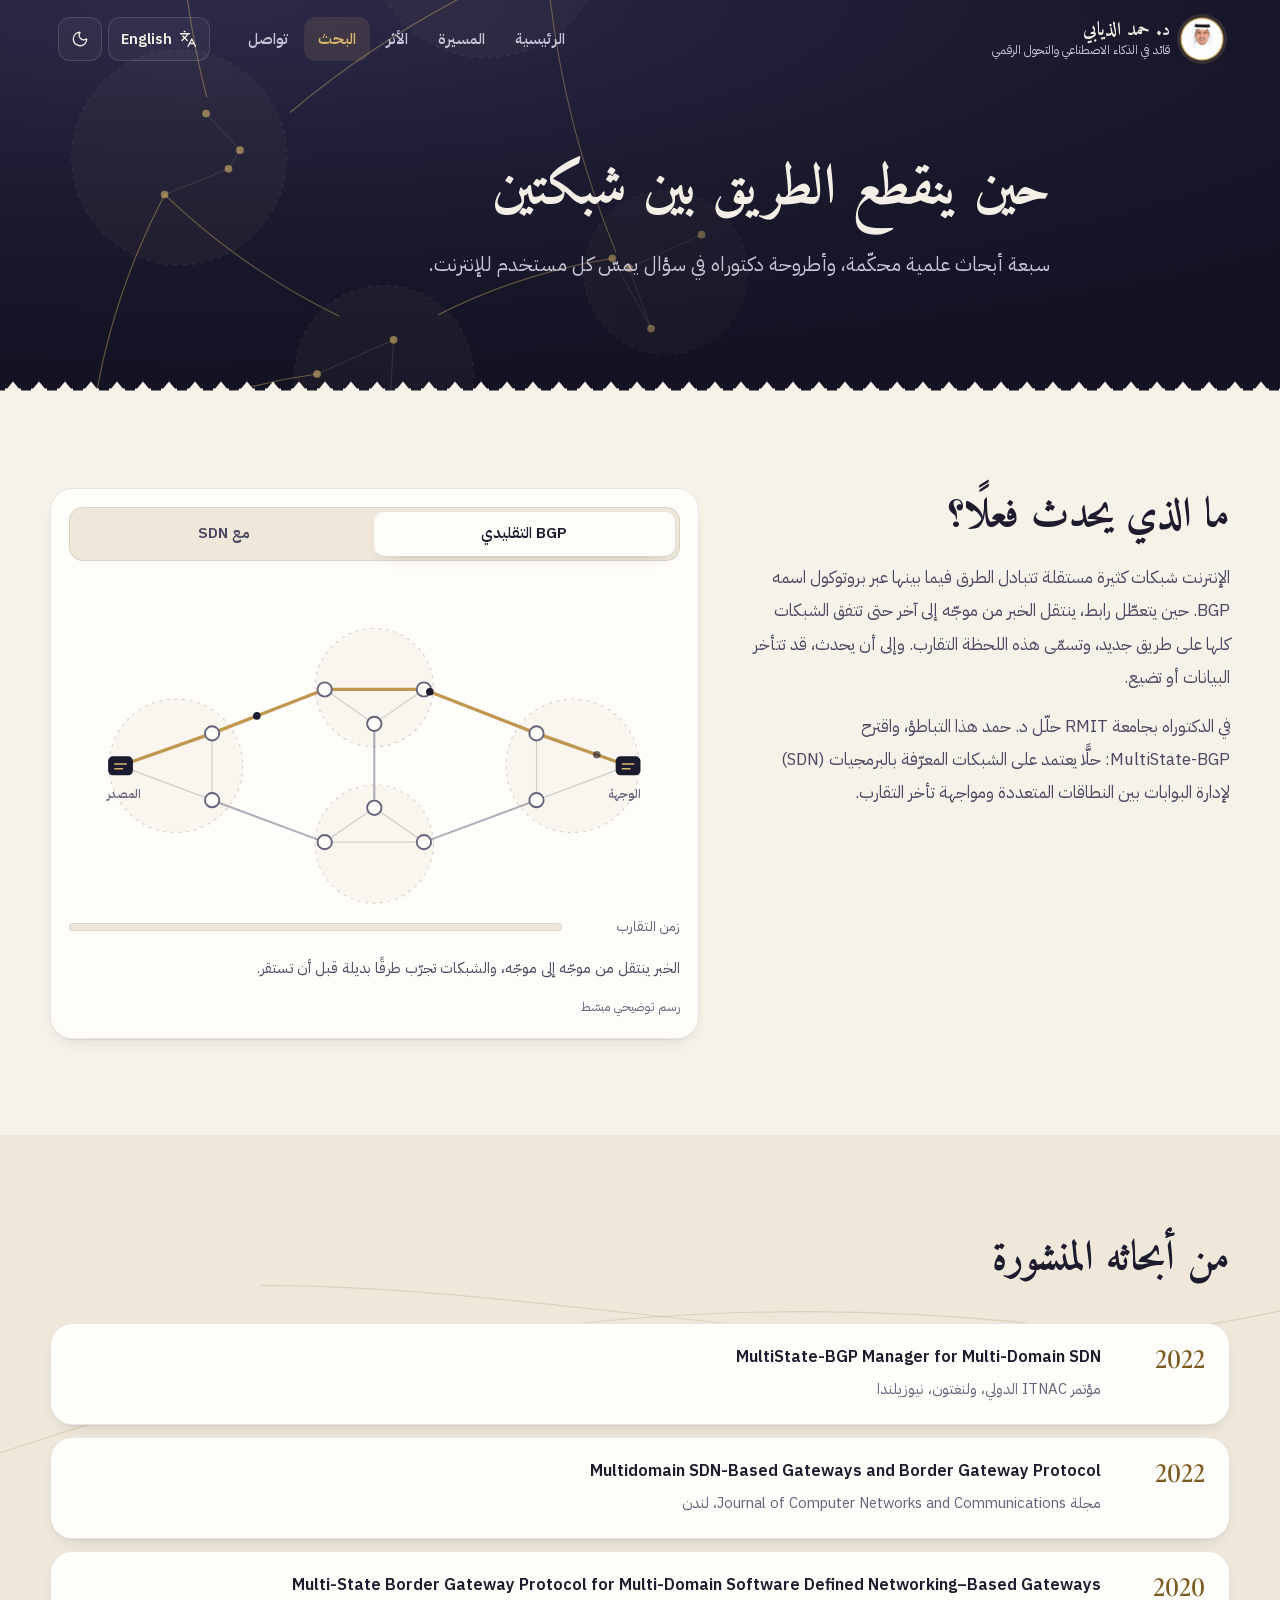
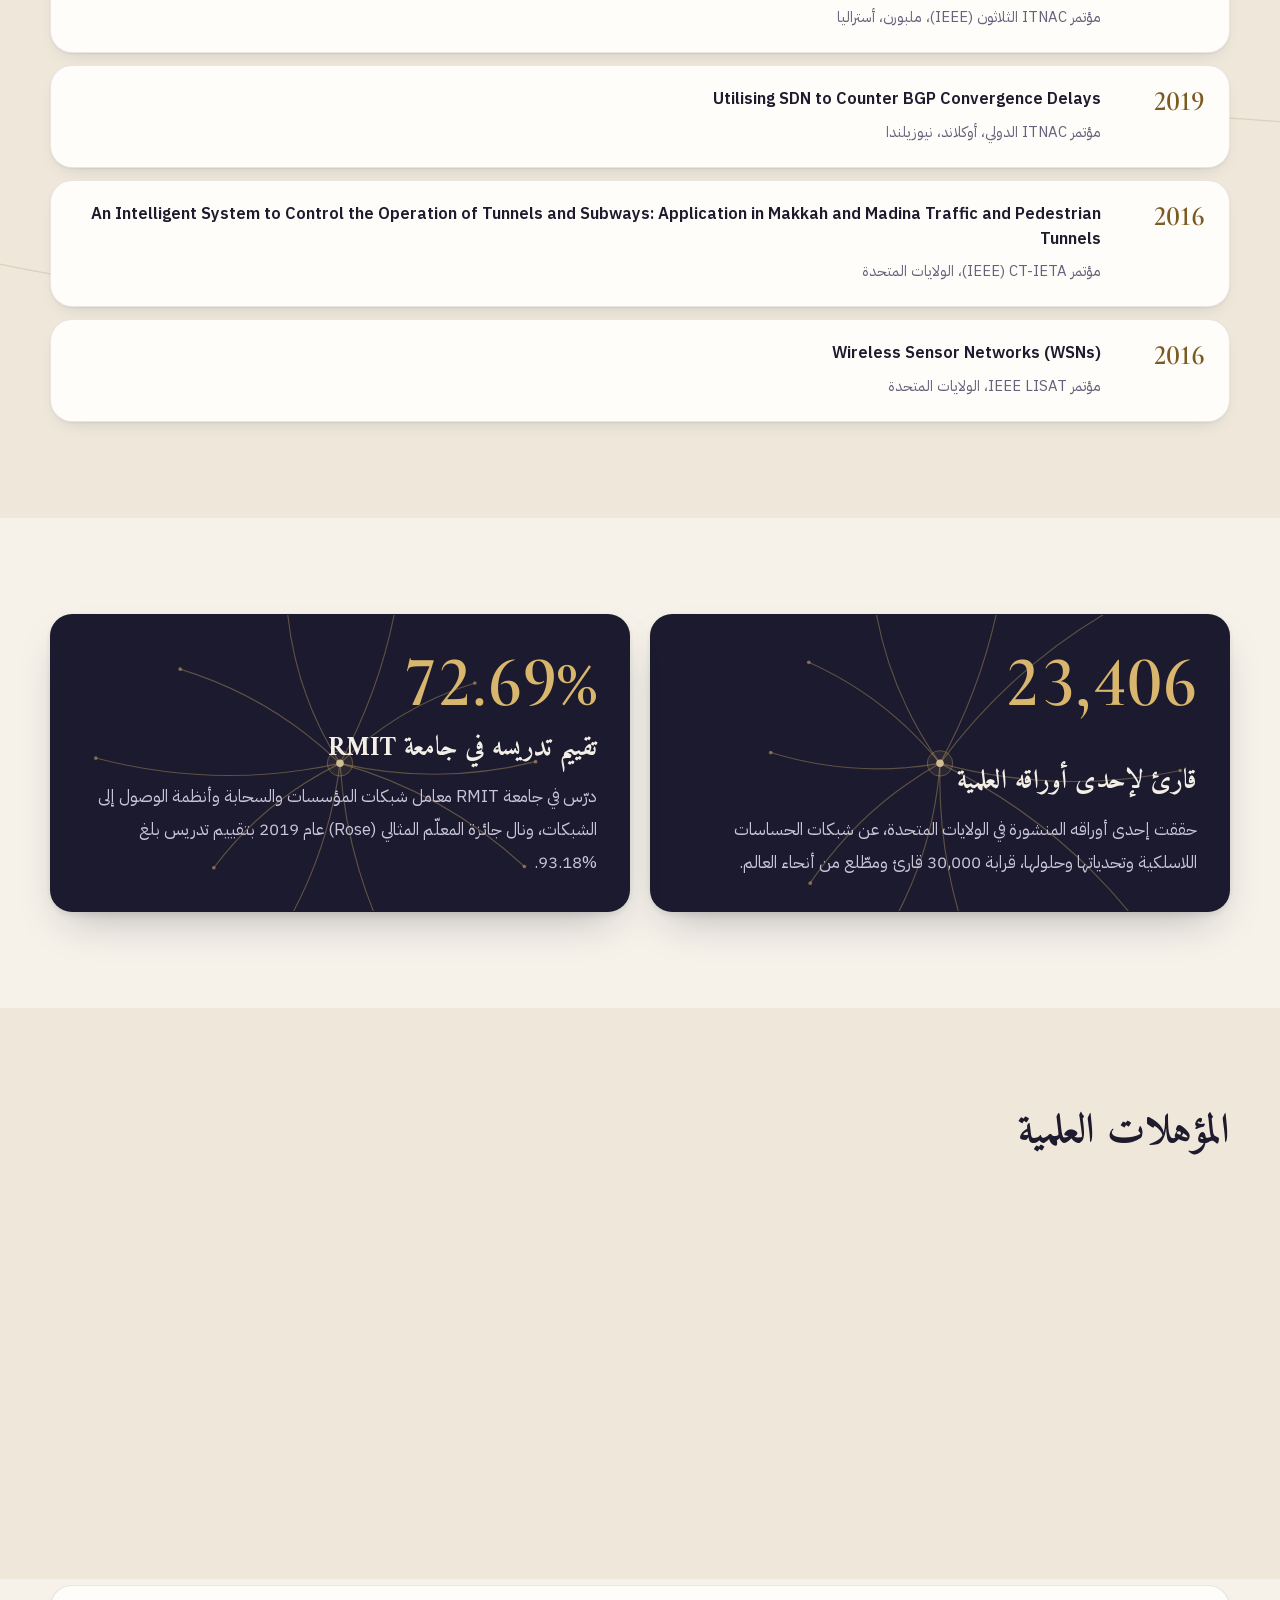
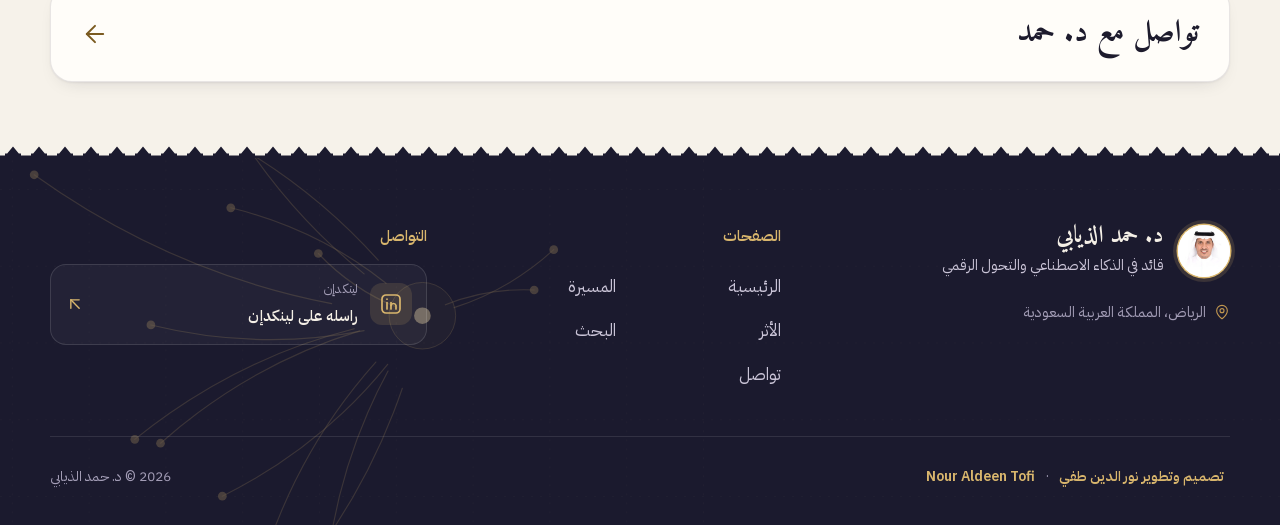
<file: docs/research.html>
<!doctype html>
<html lang="ar" dir="rtl" class="no-js" data-theme="light" data-alt="en/research.html">
<head>
<meta charset="utf-8">
<meta name="viewport" content="width=device-width, initial-scale=1, viewport-fit=cover">
<title>البحث العلمي | د. حمد الذيابي</title>
<meta name="description" content="أبحاث د. حمد الذيابي في الشبكات: تأخر تقارب BGP وحلول SDN، وأوراقه في IEEE ومجلات دولية، ومؤهلاته العلمية.">
<meta name="robots" content="noindex, nofollow">
<link rel="canonical" href="https://nouraldeentofi.github.io/hamad-al-thiapi/research.html">
<link rel="alternate" hreflang="ar" href="https://nouraldeentofi.github.io/hamad-al-thiapi/research.html">
<link rel="alternate" hreflang="en" href="https://nouraldeentofi.github.io/hamad-al-thiapi/en/research.html">
<link rel="alternate" hreflang="x-default" href="https://nouraldeentofi.github.io/hamad-al-thiapi/research.html">
<meta property="og:type" content="profile">
<meta property="og:title" content="البحث العلمي | د. حمد الذيابي">
<meta property="og:description" content="أبحاث د. حمد الذيابي في الشبكات: تأخر تقارب BGP وحلول SDN، وأوراقه في IEEE ومجلات دولية، ومؤهلاته العلمية.">
<meta property="og:url" content="https://nouraldeentofi.github.io/hamad-al-thiapi/research.html">
<meta property="og:image" content="https://nouraldeentofi.github.io/hamad-al-thiapi/assets/img/og.jpg">
<meta property="og:image:width" content="1200">
<meta property="og:image:height" content="630">
<meta property="og:locale" content="ar_SA">
<meta property="og:locale:alternate" content="en_US">
<meta property="profile:first_name" content="Hamad">
<meta property="profile:last_name" content="Al-Thiapi">
<meta name="twitter:card" content="summary_large_image">
<meta name="twitter:title" content="البحث العلمي | د. حمد الذيابي">
<meta name="twitter:description" content="أبحاث د. حمد الذيابي في الشبكات: تأخر تقارب BGP وحلول SDN، وأوراقه في IEEE ومجلات دولية، ومؤهلاته العلمية.">
<meta name="twitter:image" content="https://nouraldeentofi.github.io/hamad-al-thiapi/assets/img/og.jpg">
<meta name="author" content="د. حمد الذيابي">
<meta name="theme-color" content="#1b1a2e">
<meta name="color-scheme" content="light dark">
<link rel="icon" href="assets/img/icon.svg" type="image/svg+xml">
<link rel="apple-touch-icon" href="assets/img/apple-touch-icon.png">
<link rel="preload" href="assets/fonts/ibm-plex-sans-arabic-arabic-400-normal.woff2" as="font" type="font/woff2" crossorigin><link rel="preload" href="assets/fonts/ibm-plex-sans-arabic-arabic-600-normal.woff2" as="font" type="font/woff2" crossorigin><link rel="preload" href="assets/fonts/amiri-arabic-700-normal.woff2" as="font" type="font/woff2" crossorigin><link rel="preload" href="assets/fonts/ibm-plex-sans-arabic-latin-400-normal.woff2" as="font" type="font/woff2" crossorigin><link rel="preload" href="assets/fonts/ibm-plex-sans-arabic-latin-600-normal.woff2" as="font" type="font/woff2" crossorigin><link rel="preload" href="assets/fonts/amiri-latin-700-normal.woff2" as="font" type="font/woff2" crossorigin><link rel="preload" href="assets/fonts/cormorant-garamond-latin-600-normal.woff2" as="font" type="font/woff2" crossorigin>
<script>(function(){var d=document.documentElement;d.className=d.className.replace('no-js','js');try{var t=localStorage.getItem('theme');if(t==='dark'||t==='light'){d.setAttribute('data-theme',t)}}catch(e){}try{var w=localStorage.getItem('lang'),a=d.getAttribute('data-alt');if(w&&w!==d.lang&&a&&!/[?&]stay/.test(location.search)){location.replace(a+location.hash)}}catch(e){}})();</script>
<link rel="stylesheet" href="assets/style.css">
<script type="application/ld+json">{"@context":"https://schema.org","@graph":[{"@type":"Person","@id":"https://nouraldeentofi.github.io/hamad-al-thiapi/#person","name":"Dr. Hamad Al-Thiapi","alternateName":["Hamad Al-Thiapi","Hamad Al-thiapi","Dr. Hamad Al-thiapi","Hamad Althiapi","Hamad Al Thiapi","Dr Hamad Al Thiapi","Eng. Dr. Hamad Al-Thiapi","Hamad Al-Thiyabi","Hamad Althiyabi","Hamad Al-Dhiyabi","Hamad Aldhiyabi","Hamad Al-Thiabi","Hamad Al-Theyabi","Hamad Al-Diyabi","Hamed Al-Thiapi","حمد الذيابي","د. حمد الذيابي","د / حمد الذيابي","الدكتور حمد الذيابي","المهندس الدكتور حمد الذيابي","حمد الذيابى","حمد الديابي","حمد الزيابي"],"honorificPrefix":"Dr.","givenName":"Hamad","familyName":"Al-Thiapi","jobTitle":["Director of Artificial Intelligence Management","مدير إدارة الذكاء الاصطناعي"],"description":"Dr. Hamad Al-Thiapi, AI and digital transformation leader in the Saudi government sector, with a Ph.D. in Networks & Telecommunications Engineering from RMIT.","url":"https://nouraldeentofi.github.io/hamad-al-thiapi/","address":{"@type":"PostalAddress","addressLocality":"Riyadh","addressCountry":"SA"},"workLocation":{"@type":"Place","name":"Riyadh, Saudi Arabia"},"worksFor":{"@type":"GovernmentOrganization","name":"Saudi government sector (entity not disclosed)","address":{"@type":"PostalAddress","addressLocality":"Riyadh","addressCountry":"SA"}},"hasOccupation":[{"@type":"Occupation","name":"Director of Artificial Intelligence","alternateName":["Head of Artificial Intelligence","AI Director","AI Leader","مدير إدارة الذكاء الاصطناعي","مدير الذكاء الاصطناعي","قائد الذكاء الاصطناعي"],"occupationLocation":{"@type":"City","name":"Riyadh"},"skills":"AI strategy, AI governance, KPIs, data warehouse, AI use cases, DGA/SDAIA/NCA compliance"},{"@type":"Occupation","name":"Digital Transformation Leader","alternateName":["Digital Government Leader","E-Services Director","قائد التحول الرقمي","مدير الخدمات والتعاملات الإلكترونية"]},{"@type":"Occupation","name":"Network and Telecommunications Engineer","alternateName":["Network Engineer","Network Operations Director","مهندس شبكات واتصالات","مدير عمليات الشبكات"]},{"@type":"Occupation","name":"Researcher in computer networks","alternateName":["SDN researcher","BGP researcher","باحث في هندسة الشبكات"]}],"knowsAbout":["Artificial Intelligence","AI strategy","AI governance","Digital transformation","Digital government","Data governance","Data analytics","Cloud migration","Government cloud","Network infrastructure","Software-Defined Networking (SDN)","Border Gateway Protocol (BGP)","BGP convergence","Wireless sensor networks","IT strategy","IT program management","Government procurement","DGA, SDAIA and NCA compliance","الذكاء الاصطناعي","استراتيجية الذكاء الاصطناعي","حوكمة الذكاء الاصطناعي","التحول الرقمي","الحكومة الرقمية","حوكمة البيانات","الحوسبة السحابية","البنية التحتية للشبكات","الشبكات المعرّفة بالبرمجيات"],"alumniOf":[{"@type":"CollegeOrUniversity","name":"RMIT University","address":"Melbourne, Australia"},{"@type":"CollegeOrUniversity","name":"University of Bridgeport","address":"Bridgeport, Connecticut, USA"},{"@type":"CollegeOrUniversity","name":"Umm Al-Qura University","alternateName":"جامعة أم القرى","address":"Makkah, Saudi Arabia"},{"@type":"CollegeOrUniversity","name":"King Fahad Security College","alternateName":"كلية الملك فهد الأمنية","address":"Riyadh, Saudi Arabia"}],"hasCredential":[{"@type":"EducationalOccupationalCredential","credentialCategory":"degree","educationalLevel":"Doctoral","name":"Ph.D., Networks and Telecommunication Engineering","recognizedBy":{"@type":"CollegeOrUniversity","name":"RMIT University"}},{"@type":"EducationalOccupationalCredential","credentialCategory":"degree","educationalLevel":"Master's","name":"Master of Engineering, Computer Engineering (Honors, GPA 3.67/4)","recognizedBy":{"@type":"CollegeOrUniversity","name":"University of Bridgeport"}},{"@type":"EducationalOccupationalCredential","credentialCategory":"degree","educationalLevel":"Bachelor's","name":"Bachelor's degree, Computer Engineering","recognizedBy":{"@type":"CollegeOrUniversity","name":"Umm Al-Qura University"}},{"@type":"EducationalOccupationalCredential","credentialCategory":"diploma","name":"Diploma, Security Science (grade 94)","recognizedBy":{"@type":"CollegeOrUniversity","name":"King Fahad Security College"}},{"@type":"EducationalOccupationalCredential","credentialCategory":"Professional accreditation","name":"Consultant Professional Accreditation","recognizedBy":{"@type":"Organization","name":"Saudi Council of Engineers","alternateName":"الهيئة السعودية للمهندسين"}}],"award":["Best Technology Leader Award 2025 (2nd place across all sectors and regions)","Ideal Teacher (Rose) Award 2019, RMIT University (93.18% teaching score)","Excellence Award 2017 (Network Operations Division)"],"memberOf":{"@type":"Organization","name":"Upsilon Pi Epsilon"},"knowsLanguage":[{"@type":"Language","name":"Arabic","alternateName":"ar"},{"@type":"Language","name":"English","alternateName":"en"}],"sameAs":["https://www.linkedin.com/in/dr-hamad-al-thiapi/"],"image":"https://nouraldeentofi.github.io/hamad-al-thiapi/assets/img/portrait.jpg"},{"@type":"WebSite","@id":"https://nouraldeentofi.github.io/hamad-al-thiapi/#website","url":"https://nouraldeentofi.github.io/hamad-al-thiapi/","name":"Dr. Hamad Al-Thiapi","alternateName":"د. حمد الذيابي","inLanguage":["ar","en"],"about":{"@id":"https://nouraldeentofi.github.io/hamad-al-thiapi/#person"}},{"@type":"WebPage","@id":"https://nouraldeentofi.github.io/hamad-al-thiapi/research.html#page","url":"https://nouraldeentofi.github.io/hamad-al-thiapi/research.html","name":"البحث العلمي | د. حمد الذيابي","description":"أبحاث د. حمد الذيابي في الشبكات: تأخر تقارب BGP وحلول SDN، وأوراقه في IEEE ومجلات دولية، ومؤهلاته العلمية.","inLanguage":"ar","isPartOf":{"@id":"https://nouraldeentofi.github.io/hamad-al-thiapi/#website"},"about":{"@id":"https://nouraldeentofi.github.io/hamad-al-thiapi/#person"},"breadcrumb":{"@type":"BreadcrumbList","itemListElement":[{"@type":"ListItem","position":1,"name":"الرئيسية","item":"https://nouraldeentofi.github.io/hamad-al-thiapi/"},{"@type":"ListItem","position":2,"name":"البحث","item":"https://nouraldeentofi.github.io/hamad-al-thiapi/research.html"}]}},{"@type":"ScholarlyArticle","headline":"MultiState-BGP Manager for Multi-Domain SDN","name":"MultiState-BGP Manager for Multi-Domain SDN","datePublished":"2022","publisher":"ITNAC, Wellington, New Zealand","author":{"@id":"https://nouraldeentofi.github.io/hamad-al-thiapi/#person"}},{"@type":"ScholarlyArticle","headline":"Multidomain SDN-Based Gateways and Border Gateway Protocol","name":"Multidomain SDN-Based Gateways and Border Gateway Protocol","datePublished":"2022","publisher":"Journal of Computer Networks and Communications, London","author":{"@id":"https://nouraldeentofi.github.io/hamad-al-thiapi/#person"}},{"@type":"ScholarlyArticle","headline":"Multi-State Border Gateway Protocol for Multi-Domain Software Defined Networking–Based Gateways","name":"Multi-State Border Gateway Protocol for Multi-Domain Software Defined Networking–Based Gateways","datePublished":"2020","publisher":"30th ITNAC (IEEE), Melbourne, Australia","author":{"@id":"https://nouraldeentofi.github.io/hamad-al-thiapi/#person"}},{"@type":"ScholarlyArticle","headline":"Utilising SDN to Counter BGP Convergence Delays","name":"Utilising SDN to Counter BGP Convergence Delays","datePublished":"2019","publisher":"ITNAC, Auckland, New Zealand","author":{"@id":"https://nouraldeentofi.github.io/hamad-al-thiapi/#person"}},{"@type":"ScholarlyArticle","headline":"An Intelligent System to Control the Operation of Tunnels and Subways: Application in Makkah and Madina Traffic and Pedestrian Tunnels","name":"An Intelligent System to Control the Operation of Tunnels and Subways: Application in Makkah and Madina Traffic and Pedestrian Tunnels","datePublished":"2016","publisher":"CT-IETA (IEEE), USA","author":{"@id":"https://nouraldeentofi.github.io/hamad-al-thiapi/#person"}},{"@type":"ScholarlyArticle","headline":"Wireless Sensor Networks (WSNs)","name":"Wireless Sensor Networks (WSNs)","datePublished":"2016","publisher":"IEEE LISAT, USA","author":{"@id":"https://nouraldeentofi.github.io/hamad-al-thiapi/#person"}}]}</script>
</head>
<body data-page="research">
<a class="skip" href="#main">تخطَّ إلى المحتوى</a>
<div class="progress" aria-hidden="true"></div>
<header class="site-header" data-header>
  <div class="bar">
    <a class="brand" href="./">
      <span class="mark"><img src="assets/img/portrait-360.webp" width="40" height="40" alt="" decoding="async"></span>
      <span class="brand-text"><span class="brand-name">د. حمد الذيابي</span><span class="brand-role">قائد في الذكاء الاصطناعي والتحول الرقمي</span></span>
    </a>
    <nav class="nav" aria-label="التنقل الرئيسي"><a class="nav-link" href="./">الرئيسية</a><a class="nav-link" href="journey.html">المسيرة</a><a class="nav-link" href="impact.html">الأثر</a><a class="nav-link" href="research.html" aria-current="page">البحث</a><a class="nav-link" href="contact.html">تواصل</a></nav>
    <div class="tools">
      <a class="tool tool--lang" href="en/research.html" hreflang="en" lang="en" data-lang-switch="en"><svg class="ic" viewBox="0 0 24 24" fill="none" stroke="currentColor" stroke-width="1.7" stroke-linecap="round" stroke-linejoin="round" aria-hidden="true" focusable="false"><path d="m5 8 6 6" /> <path d="m4 14 6-6 2-3" /> <path d="M2 5h12" /> <path d="M7 2h1" /> <path d="m22 22-5-10-5 10" /> <path d="M14 18h6" /></svg><span class="lang-l">English</span><span class="lang-s">EN</span></a>
      <button class="tool tool--theme" type="button" data-theme-toggle aria-label="تبديل الوضع الليلي" aria-pressed="false"><svg class="ic ic-moon" viewBox="0 0 24 24" fill="none" stroke="currentColor" stroke-width="1.7" stroke-linecap="round" stroke-linejoin="round" aria-hidden="true" focusable="false"><path d="M20.985 12.486a9 9 0 1 1-9.473-9.472c.405-.022.617.46.402.803a6 6 0 0 0 8.268 8.268c.344-.215.825-.004.803.401" /></svg><svg class="ic ic-sun" viewBox="0 0 24 24" fill="none" stroke="currentColor" stroke-width="1.7" stroke-linecap="round" stroke-linejoin="round" aria-hidden="true" focusable="false"><circle cx="12" cy="12" r="4" /> <path d="M12 2v2" /> <path d="M12 20v2" /> <path d="m4.93 4.93 1.41 1.41" /> <path d="m17.66 17.66 1.41 1.41" /> <path d="M2 12h2" /> <path d="M20 12h2" /> <path d="m6.34 17.66-1.41 1.41" /> <path d="m19.07 4.93-1.41 1.41" /></svg></button>
    </div>
  </div>
</header>
<main id="main" tabindex="-1">
<section class="phero" data-section>
  <div class="sky sky--domains " aria-hidden="true"><svg class="sky-svg" viewBox="0 0 1000 1000" preserveAspectRatio="xMidYMid slice" aria-hidden="true" focusable="false"><g class="domains"><circle class="domain" cx="380" cy="300" r="92"/><circle class="node" cx="426.6" cy="314.4" r="3" style="--tw:3696ms"/><circle class="node" cx="425.3" cy="309.9" r="3" style="--tw:2349ms"/><circle class="node" cx="361.4" cy="342.7" r="3" style="--tw:2519ms"/><circle class="node" cx="372.7" cy="273.7" r="3" style="--tw:1213ms"/><circle class="domain" cx="180" cy="190" r="70"/><circle class="node" cx="141.4" cy="214.7" r="3" style="--tw:2773ms"/><circle class="node" cx="129.9" cy="203.5" r="3" style="--tw:3859ms"/><circle class="node" cx="202.2" cy="157.9" r="3" style="--tw:629ms"/><circle class="node" cx="144.2" cy="193.4" r="3" style="--tw:238ms"/><circle class="domain" cx="140" cy="470" r="84"/><circle class="node" cx="128.6" cy="499" r="3" style="--tw:120ms"/><circle class="node" cx="178.5" cy="478.9" r="3" style="--tw:3369ms"/><circle class="node" cx="187.5" cy="464.3" r="3" style="--tw:1999ms"/><circle class="node" cx="161" cy="435.7" r="3" style="--tw:1112ms"/><circle class="domain" cx="300" cy="640" r="70"/><circle class="node" cx="247.7" cy="639.2" r="3" style="--tw:3360ms"/><circle class="node" cx="307.5" cy="612.5" r="3" style="--tw:918ms"/><circle class="node" cx="304.8" cy="659.4" r="3" style="--tw:3065ms"/><circle class="node" cx="338.2" cy="667.6" r="3" style="--tw:1546ms"/><circle class="domain" cx="520" cy="560" r="64"/><circle class="node" cx="478.4" cy="548.8" r="3" style="--tw:2ms"/><circle class="node" cx="508.7" cy="603.7" r="3" style="--tw:1879ms"/><circle class="node" cx="491.5" cy="556.5" r="3" style="--tw:292ms"/><circle class="node" cx="548.1" cy="530.3" r="3" style="--tw:1079ms"/><circle class="domain" cx="70" cy="720" r="60"/><circle class="node" cx="48.7" cy="733" r="3" style="--tw:3856ms"/><circle class="node" cx="69.1" cy="701.5" r="3" style="--tw:985ms"/><circle class="node" cx="56.5" cy="730" r="3" style="--tw:3188ms"/><circle class="node" cx="56.1" cy="748.6" r="3" style="--tw:1789ms"/></g><g class="intra-links"><line class="intra" x1="426.6" y1="314.4" x2="425.3" y2="309.9"/><line class="intra" x1="425.3" y1="309.9" x2="361.4" y2="342.7"/><line class="intra" x1="361.4" y1="342.7" x2="372.7" y2="273.7"/><line class="intra" x1="141.4" y1="214.7" x2="129.9" y2="203.5"/><line class="intra" x1="129.9" y1="203.5" x2="202.2" y2="157.9"/><line class="intra" x1="202.2" y1="157.9" x2="144.2" y2="193.4"/><line class="intra" x1="128.6" y1="499" x2="178.5" y2="478.9"/><line class="intra" x1="178.5" y1="478.9" x2="187.5" y2="464.3"/><line class="intra" x1="187.5" y1="464.3" x2="161" y2="435.7"/><line class="intra" x1="247.7" y1="639.2" x2="307.5" y2="612.5"/><line class="intra" x1="307.5" y1="612.5" x2="304.8" y2="659.4"/><line class="intra" x1="304.8" y1="659.4" x2="338.2" y2="667.6"/><line class="intra" x1="478.4" y1="548.8" x2="508.7" y2="603.7"/><line class="intra" x1="508.7" y1="603.7" x2="491.5" y2="556.5"/><line class="intra" x1="491.5" y1="556.5" x2="548.1" y2="530.3"/><line class="intra" x1="48.7" y1="733" x2="69.1" y2="701.5"/><line class="intra" x1="69.1" y1="701.5" x2="56.5" y2="730"/><line class="intra" x1="56.5" y1="730" x2="56.1" y2="748.6"/></g><g class="routes"><path class="route" pathLength="1" style="--i:0" d="M426.6 314.4Q289.3 229.3 129.9 203.5" data-packets="1" data-speed="7.8"/><path class="route" pathLength="1" style="--i:1" d="M426.6 314.4Q286.1 371.8 178.5 478.9" data-packets="1" data-speed="9.9"/><path class="route" pathLength="1" style="--i:2" d="M141.4 214.7Q133.5 350.5 178.5 478.9" data-packets="1" data-speed="7.5"/><path class="route" pathLength="1" style="--i:3" d="M128.6 499Q206.7 573.6 307.5 612.5" data-packets="1" data-speed="9.6"/><path class="route" pathLength="1" style="--i:4" d="M426.6 314.4Q438.7 467.2 508.7 603.7" data-packets="1" data-speed="7.5"/><path class="route" pathLength="1" style="--i:5" d="M478.4 548.8Q386.6 563.5 307.5 612.5" data-packets="1" data-speed="8.7"/><path class="route" pathLength="1" style="--i:6" d="M128.6 499Q78.6 594.3 69.1 701.5" data-packets="1" data-speed="7.9"/><path class="route" pathLength="1" style="--i:7" d="M247.7 639.2Q152.1 652.5 69.1 701.5" data-packets="1" data-speed="8.1"/></g><g class="packets"></g></svg></div>
  <div class="wrap phero-inner" data-hero-out>
    <h1 class="phero-title page-title" data-enter style="--d:80ms">حين ينقطع الطريق بين شبكتين</h1>
    <p class="phero-lead" data-enter style="--d:200ms">سبعة أبحاث علمية محكّمة، وأطروحة دكتوراه في سؤال يمسّ كل مستخدم للإنترنت.</p>
    
  </div>
  <div class="parapet" aria-hidden="true"></div>
</section>
<section class="sec" data-section>
  <div class="wrap explain">
    <div class="explain-copy"><div class="sec-head "><h2 class="sec-title" data-reveal data-slide>ما الذي يحدث فعلًا؟</h2></div><p class="ex-p" data-reveal>الإنترنت شبكات كثيرة مستقلة تتبادل الطرق فيما بينها عبر بروتوكول اسمه <span dir="ltr">BGP</span>. حين يتعطّل رابط، ينتقل الخبر من موجّه إلى آخر حتى تتفق الشبكات كلها على طريق جديد، وتسمّى هذه اللحظة التقارب. وإلى أن يحدث، قد تتأخر البيانات أو تضيع.</p><p class="ex-p" data-reveal>في الدكتوراه بجامعة <span dir="ltr">RMIT</span> حلّل د. حمد هذا التباطؤ، واقترح <span dir="ltr" class="nw">MultiState-BGP</span>: حلًّا يعتمد على الشبكات المعرّفة بالبرمجيات (<span dir="ltr">SDN</span>) لإدارة البوابات بين النطاقات المتعددة ومواجهة تأخر التقارب.</p></div>
    <div class="explain-visual card" data-reveal><div class="diagram" data-diagram data-auto="1"><div class="seg" role="group" aria-label="ما الذي يحدث فعلًا؟"><span class="seg-ind" aria-hidden="true"></span><button type="button" class="seg-btn" data-mode="bgp" aria-pressed="true"><span dir="ltr">BGP</span> التقليدي</button><button type="button" class="seg-btn" data-mode="sdn" aria-pressed="false">مع <span dir="ltr">SDN</span></button></div><div class="dg-stage"><svg class="dg-svg" viewBox="0 0 640 340" role="img" aria-label="رسم متحرك يوضح انقطاع رابط بين شبكتين، وكيف تستقر الشبكات على طريق جديد في BGP التقليدي ومع SDN." focusable="false"><circle class="dg-domain" cx="112" cy="200" r="70"/><circle class="dg-domain" cx="320" cy="118" r="62"/><circle class="dg-domain" cx="528" cy="200" r="70"/><circle class="dg-domain" cx="320" cy="282" r="62"/><line class="dg-intra" x1="54" y1="200" x2="150" y2="166"/><line class="dg-intra" x1="54" y1="200" x2="150" y2="236"/><line class="dg-intra" x1="150" y1="166" x2="150" y2="236"/><line class="dg-intra" x1="268" y1="120" x2="372" y2="120"/><line class="dg-intra" x1="268" y1="120" x2="320" y2="156"/><line class="dg-intra" x1="372" y1="120" x2="320" y2="156"/><line class="dg-intra" x1="268" y1="280" x2="372" y2="280"/><line class="dg-intra" x1="268" y1="280" x2="320" y2="244"/><line class="dg-intra" x1="372" y1="280" x2="320" y2="244"/><line class="dg-intra" x1="490" y1="166" x2="490" y2="236"/><line class="dg-intra" x1="490" y1="166" x2="586" y2="200"/><line class="dg-intra" x1="490" y1="236" x2="586" y2="200"/><line class="dg-ctrl" x1="320" y1="34" x2="150" y2="166"/><line class="dg-ctrl" x1="320" y1="34" x2="150" y2="236"/><line class="dg-ctrl" x1="320" y1="34" x2="372" y2="120"/><line class="dg-ctrl" x1="320" y1="34" x2="268" y2="280"/><line class="dg-ctrl" x1="320" y1="34" x2="372" y2="280"/><line class="dg-ctrl" x1="320" y1="34" x2="490" y2="236"/><line class="dg-link dg-link--ab" x1="150" y1="166" x2="268" y2="120"/><line class="dg-link dg-link--bc" x1="372" y1="120" x2="490" y2="166"/><line class="dg-link dg-link--ad" x1="150" y1="236" x2="268" y2="280"/><line class="dg-link dg-link--dc" x1="372" y1="280" x2="490" y2="236"/><line class="dg-link dg-link--bd" x1="320" y1="156" x2="320" y2="244"/><g class="dg-break" transform="translate(431 143)"><circle r="11"/><path d="M-4.5 -4.5L4.5 4.5M4.5 -4.5L-4.5 4.5"/></g><path class="dg-path dg-path--old" pathLength="1" d="M54 200 L150 166 L268 120 L372 120 L490 166 L586 200"/><path class="dg-path dg-path--trial" pathLength="1" d="M54 200 L150 166 L268 120 L320 156 L320 244 L372 280 L490 236 L586 200"/><path class="dg-path dg-path--new" pathLength="1" d="M54 200 L150 236 L268 280 L372 280 L490 236 L586 200"/><g class="dg-host" data-n="S" transform="translate(54 200)"><rect x="-13" y="-10" width="26" height="20" rx="5"/><path d="M-6 -2h12M-6 3h8"/></g><g class="dg-host" data-n="T" transform="translate(586 200)"><rect x="-13" y="-10" width="26" height="20" rx="5"/><path d="M-6 -2h12M-6 3h8"/></g><circle class="dg-router" data-n="A1" cx="150" cy="166" r="7.5"/><circle class="dg-router" data-n="A2" cx="150" cy="236" r="7.5"/><circle class="dg-router" data-n="B1" cx="268" cy="120" r="7.5"/><circle class="dg-router" data-n="B2" cx="372" cy="120" r="7.5"/><circle class="dg-router" data-n="B3" cx="320" cy="156" r="7.5"/><circle class="dg-router" data-n="C1" cx="490" cy="166" r="7.5"/><circle class="dg-router" data-n="C2" cx="490" cy="236" r="7.5"/><circle class="dg-router" data-n="D1" cx="268" cy="280" r="7.5"/><circle class="dg-router" data-n="D2" cx="372" cy="280" r="7.5"/><circle class="dg-router" data-n="D3" cx="320" cy="244" r="7.5"/><g class="dg-ctrlnode" data-n="K" transform="translate(320 34)"><path d="M0 -19L16.5 -9.5V9.5L0 19L-16.5 9.5V-9.5Z"/><text y="4.5" text-anchor="middle">SDN</text></g><text class="dg-label" x="58" y="234" text-anchor="middle">المصدر</text><text class="dg-label" x="582" y="234" text-anchor="middle">الوجهة</text><g class="dg-pulses"></g><g class="dg-packets"></g></svg></div><div class="dg-time"><span class="dg-time-label">زمن التقارب</span><span class="dg-time-track"><span class="dg-time-fill"></span></span></div><div class="dg-caps"><p class="dg-cap" data-mode="bgp">الخبر ينتقل من موجّه إلى موجّه، والشبكات تجرّب طرقًا بديلة قبل أن تستقر.</p><p class="dg-cap" data-mode="sdn">وحدة تحكم ترى الشبكة كاملة، فتوجّه البوابات معًا إلى الطريق الجديد.</p></div><p class="dg-note">رسم توضيحي مبسّط</p></div></div>
  </div>
</section>

<section class="sec sec--tint sec--sky" data-section>
  <div class="sky sky--trace sky--light" aria-hidden="true"><svg class="sky-svg" viewBox="0 0 1000 1000" preserveAspectRatio="none" aria-hidden="true" focusable="false"><g class="routes"><path class="route" pathLength="1" style="--i:0" d="M1020 172.7C670 288.5 330 79.3 -20 182.8" data-packets="1" data-speed="3.5"/><path class="route" pathLength="1" style="--i:1" d="M-20 332.3C330 175.1 670 130.5 1020 240.3" data-packets="1" data-speed="3.9"/><path class="route" pathLength="1" style="--i:2" d="M1020 599.2C670 560.3 330 615.2 -20 645.6" data-packets="1" data-speed="4.2"/><path class="route" pathLength="1" style="--i:3" d="M-20 736.1C330 845.4 670 671.3 1020 633.7" data-packets="1" data-speed="3.4"/></g><g class="packets"></g></svg></div>
  <div class="wrap pubs-wrap">
    <div class="sec-head "><h2 class="sec-title" data-reveal data-slide>من أبحاثه المنشورة</h2></div>
    <ol class="pubs"><li class="pub" data-reveal style="--i:0"><span class="pub-y" dir="ltr">2022</span><div class="pub-body"><p class="pub-t" lang="en" dir="ltr">MultiState-BGP Manager for Multi-Domain SDN</p><p class="pub-v">مؤتمر <span dir="ltr">ITNAC</span> الدولي، ولنغتون، نيوزيلندا</p></div></li><li class="pub" data-reveal style="--i:1"><span class="pub-y" dir="ltr">2022</span><div class="pub-body"><p class="pub-t" lang="en" dir="ltr">Multidomain SDN-Based Gateways and Border Gateway Protocol</p><p class="pub-v">مجلة <span dir="ltr">Journal of Computer Networks and Communications</span>، لندن</p></div></li><li class="pub" data-reveal style="--i:2"><span class="pub-y" dir="ltr">2020</span><div class="pub-body"><p class="pub-t" lang="en" dir="ltr">Multi-State Border Gateway Protocol for Multi-Domain Software Defined Networking–Based Gateways</p><p class="pub-v">مؤتمر <span dir="ltr">ITNAC</span> الثلاثون (<span dir="ltr">IEEE</span>)، ملبورن، أستراليا</p></div></li><li class="pub" data-reveal style="--i:3"><span class="pub-y" dir="ltr">2019</span><div class="pub-body"><p class="pub-t" lang="en" dir="ltr">Utilising SDN to Counter BGP Convergence Delays</p><p class="pub-v">مؤتمر <span dir="ltr">ITNAC</span> الدولي، أوكلاند، نيوزيلندا</p></div></li><li class="pub" data-reveal style="--i:4"><span class="pub-y" dir="ltr">2016</span><div class="pub-body"><p class="pub-t" lang="en" dir="ltr">An Intelligent System to Control the Operation of Tunnels and Subways: Application in Makkah and Madina Traffic and Pedestrian Tunnels</p><p class="pub-v">مؤتمر <span dir="ltr" class="nw">CT-IETA</span> (<span dir="ltr">IEEE</span>)، الولايات المتحدة</p></div></li><li class="pub" data-reveal style="--i:5"><span class="pub-y" dir="ltr">2016</span><div class="pub-body"><p class="pub-t" lang="en" dir="ltr">Wireless Sensor Networks (WSNs)</p><p class="pub-v">مؤتمر <span dir="ltr">IEEE LISAT</span>، الولايات المتحدة</p></div></li></ol>
  </div>
</section>

<section class="sec" data-section>
  <div class="wrap duo">
    <article class="card feature feature--night" data-reveal style="--i:0">
      <div class="sky sky--calm sky--card" aria-hidden="true"><svg class="sky-svg" viewBox="0 0 1000 1000" preserveAspectRatio="xMidYMid slice" aria-hidden="true" focusable="false"><g class="routes"><path class="route" pathLength="1" style="--i:0" d="M915.6 512.3Q706.3 556 500 500" data-packets="1" data-speed="8.4"/><path class="route" pathLength="1" style="--i:1" d="M851.1 787.4Q710 601.5 500 500" data-packets="1" data-speed="6.1"/><path class="route" pathLength="1" style="--i:2" d="M581.7 887.8Q494.3 703.7 500 500" data-packets="1" data-speed="8.7"/><path class="route" pathLength="1" style="--i:3" d="M405.9 797.2Q488.6 659.9 500 500" data-packets="1" data-speed="7.6"/><path class="route" pathLength="1" style="--i:4" d="M275.5 707.2Q362.9 576.6 500 500" data-packets="1" data-speed="6.8"/><path class="route" pathLength="1" style="--i:5" d="M207.1 481.3Q351.3 525.8 500 500" data-packets="1" data-speed="8.4"/><path class="route" pathLength="1" style="--i:6" d="M273 325.1Q407.5 385.3 500 500" data-packets="1" data-speed="6"/><path class="route" pathLength="1" style="--i:7" d="M385.7 217Q408.9 372.2 500 500" data-packets="1" data-speed="8.9"/><path class="route" pathLength="1" style="--i:8" d="M620.4 54Q613.7 291.5 500 500" data-packets="1" data-speed="7.6"/><path class="route" pathLength="1" style="--i:9" d="M850.2 205.5Q639.8 310.7 500 500" data-packets="1" data-speed="8.1"/></g><g class="nodes"><circle class="node" cx="915.6" cy="512.3" r="3.2" style="--tw:3769ms"/><circle class="node" cx="851.1" cy="787.4" r="3.2" style="--tw:1862ms"/><circle class="node" cx="581.7" cy="887.8" r="3.2" style="--tw:452ms"/><circle class="node" cx="405.9" cy="797.2" r="3.2" style="--tw:2295ms"/><circle class="node" cx="275.5" cy="707.2" r="3.2" style="--tw:3665ms"/><circle class="node" cx="207.1" cy="481.3" r="3.2" style="--tw:555ms"/><circle class="node" cx="273" cy="325.1" r="3.2" style="--tw:3485ms"/><circle class="node" cx="385.7" cy="217" r="3.2" style="--tw:3489ms"/><circle class="node" cx="620.4" cy="54" r="3.2" style="--tw:2711ms"/><circle class="node" cx="850.2" cy="205.5" r="3.2" style="--tw:3866ms"/></g><circle class="hub-halo" cx="500" cy="500" r="22"/><circle class="hub" cx="500" cy="500" r="6.5"/><g class="packets"></g></svg><span class="pulse" style="--p:0"></span><span class="pulse" style="--p:1"></span><span class="pulse" style="--p:2"></span></div>
      <span class="feature-n" dir="ltr"><span class="count" data-count="30000">30,000</span></span>
      <h2 class="feature-h">قارئ لإحدى أوراقه العلمية</h2>
      <p class="feature-p">حققت إحدى أوراقه المنشورة في الولايات المتحدة، عن شبكات الحساسات اللاسلكية وتحدياتها وحلولها، قرابة <span dir="ltr">30,000</span> قارئ ومطّلع من أنحاء العالم.</p>
    </article>
    <article class="card feature feature--night" data-reveal style="--i:1">
      <div class="sky sky--calm sky--card" aria-hidden="true"><svg class="sky-svg" viewBox="0 0 1000 1000" preserveAspectRatio="xMidYMid slice" aria-hidden="true" focusable="false"><g class="routes"><path class="route" pathLength="1" style="--i:0" d="M838.4 497Q669.6 539.1 500 500" data-packets="1" data-speed="6.4"/><path class="route" pathLength="1" style="--i:1" d="M819.1 678.4Q681 550.9 500 500" data-packets="1" data-speed="8.7"/><path class="route" pathLength="1" style="--i:2" d="M615.5 872Q513.1 699.8 500 500" data-packets="1" data-speed="6.1"/><path class="route" pathLength="1" style="--i:3" d="M374 831.8Q476.8 681 500 500" data-packets="1" data-speed="8.2"/><path class="route" pathLength="1" style="--i:4" d="M281.7 680.6Q369.2 564.1 500 500" data-packets="1" data-speed="7.5"/><path class="route" pathLength="1" style="--i:5" d="M77.5 490.8Q287.7 546.1 500 500" data-packets="1" data-speed="7.2"/><path class="route" pathLength="1" style="--i:6" d="M223.4 336.9Q381.2 385.3 500 500" data-packets="1" data-speed="8"/><path class="route" pathLength="1" style="--i:7" d="M409 236.9Q422.9 379.4 500 500" data-packets="1" data-speed="6.8"/><path class="route" pathLength="1" style="--i:8" d="M611.2 84.6Q605.5 305.7 500 500" data-packets="1" data-speed="6.6"/><path class="route" pathLength="1" style="--i:9" d="M733.3 361Q600 402.5 500 500" data-packets="1" data-speed="7.1"/></g><g class="nodes"><circle class="node" cx="838.4" cy="497" r="3.2" style="--tw:3466ms"/><circle class="node" cx="819.1" cy="678.4" r="3.2" style="--tw:323ms"/><circle class="node" cx="615.5" cy="872" r="3.2" style="--tw:1516ms"/><circle class="node" cx="374" cy="831.8" r="3.2" style="--tw:628ms"/><circle class="node" cx="281.7" cy="680.6" r="3.2" style="--tw:3695ms"/><circle class="node" cx="77.5" cy="490.8" r="3.2" style="--tw:2984ms"/><circle class="node" cx="223.4" cy="336.9" r="3.2" style="--tw:2902ms"/><circle class="node" cx="409" cy="236.9" r="3.2" style="--tw:839ms"/><circle class="node" cx="611.2" cy="84.6" r="3.2" style="--tw:3545ms"/><circle class="node" cx="733.3" cy="361" r="3.2" style="--tw:1966ms"/></g><circle class="hub-halo" cx="500" cy="500" r="22"/><circle class="hub" cx="500" cy="500" r="6.5"/><g class="packets"></g></svg><span class="pulse" style="--p:0"></span><span class="pulse" style="--p:1"></span><span class="pulse" style="--p:2"></span></div>
      <span class="feature-n" dir="ltr"><span class="count" data-count="93.18" data-dec="2">93.18</span>%</span>
      <h2 class="feature-h">تقييم تدريسه في جامعة <span dir="ltr">RMIT</span></h2>
      <p class="feature-p">درّس في جامعة <span dir="ltr">RMIT</span> معامل شبكات المؤسسات والسحابة وأنظمة الوصول إلى الشبكات، ونال جائزة المعلّم المثالي (<span dir="ltr">Rose</span>) عام <span dir="ltr">2019</span> بتقييم تدريس بلغ <span dir="ltr">93.18%</span>.</p>
    </article>
  </div>
</section>

<section class="sec sec--tint" data-section>
  <div class="wrap">
    <div class="sec-head "><h2 class="sec-title" data-reveal data-slide>المؤهلات العلمية</h2></div>
    <div class="grid grid-4 swipe" data-swipe><article class="card degree" data-reveal style="--i:0"><span class="tile"><svg class="ic" viewBox="0 0 24 24" fill="none" stroke="currentColor" stroke-width="1.7" stroke-linecap="round" stroke-linejoin="round" aria-hidden="true" focusable="false"><path d="M21.42 10.922a1 1 0 0 0-.019-1.838L12.83 5.18a2 2 0 0 0-1.66 0L2.6 9.08a1 1 0 0 0 0 1.832l8.57 3.908a2 2 0 0 0 1.66 0z" /> <path d="M22 10v6" /> <path d="M6 12.5V16a6 3 0 0 0 12 0v-3.5" /></svg></span><h3 class="card-h">دكتوراه الفلسفة، هندسة الشبكات والاتصالات</h3><p class="card-p">جامعة <span dir="ltr">RMIT</span>، ملبورن، أستراليا</p><p class="degree-foot"><span class="degree-years" dir="ltr">2018–2023</span><span class="degree-note">مبتعث من جهة عمله</span></p></article><article class="card degree" data-reveal style="--i:1"><span class="tile"><svg class="ic" viewBox="0 0 24 24" fill="none" stroke="currentColor" stroke-width="1.7" stroke-linecap="round" stroke-linejoin="round" aria-hidden="true" focusable="false"><path d="M21.42 10.922a1 1 0 0 0-.019-1.838L12.83 5.18a2 2 0 0 0-1.66 0L2.6 9.08a1 1 0 0 0 0 1.832l8.57 3.908a2 2 0 0 0 1.66 0z" /> <path d="M22 10v6" /> <path d="M6 12.5V16a6 3 0 0 0 12 0v-3.5" /></svg></span><h3 class="card-h">ماجستير الهندسة، هندسة الحاسبات</h3><p class="card-p">جامعة بريدجبورت، الولايات المتحدة</p><p class="degree-foot"><span class="degree-years" dir="ltr">2013–2016</span><span class="degree-note">مرتبة الشرف، <span dir="ltr">3.67</span> من <span dir="ltr">4</span></span></p></article><article class="card degree" data-reveal style="--i:2"><span class="tile"><svg class="ic" viewBox="0 0 24 24" fill="none" stroke="currentColor" stroke-width="1.7" stroke-linecap="round" stroke-linejoin="round" aria-hidden="true" focusable="false"><path d="M21.42 10.922a1 1 0 0 0-.019-1.838L12.83 5.18a2 2 0 0 0-1.66 0L2.6 9.08a1 1 0 0 0 0 1.832l8.57 3.908a2 2 0 0 0 1.66 0z" /> <path d="M22 10v6" /> <path d="M6 12.5V16a6 3 0 0 0 12 0v-3.5" /></svg></span><h3 class="card-h">بكالوريوس هندسة الحاسب</h3><p class="card-p">جامعة أم القرى، مكة المكرمة</p><p class="degree-foot"><span class="degree-years" dir="ltr">2003–2008</span><span class="degree-note">درس وعمل في الوقت نفسه</span></p></article><article class="card degree" data-reveal style="--i:3"><span class="tile"><svg class="ic" viewBox="0 0 24 24" fill="none" stroke="currentColor" stroke-width="1.7" stroke-linecap="round" stroke-linejoin="round" aria-hidden="true" focusable="false"><path d="M20 13c0 5-3.5 7.5-7.66 8.95a1 1 0 0 1-.67-.01C7.5 20.5 4 18 4 13V6a1 1 0 0 1 1-1c2 0 4.5-1.2 6.24-2.72a1.17 1.17 0 0 1 1.52 0C14.51 3.81 17 5 19 5a1 1 0 0 1 1 1z" /></svg></span><h3 class="card-h">دبلوم العلوم الأمنية</h3><p class="card-p">كلية الملك فهد الأمنية، الرياض</p><p class="degree-foot"><span class="degree-years" dir="ltr">2008–2009</span><span class="degree-note">بتقدير <span dir="ltr">94</span></span></p></article></div>
    <div class="dots" aria-hidden="true"><i></i><i></i><i></i><i></i></div>
  </div>
</section>
<div class="wrap next"><a class="next-link" href="contact.html" data-reveal><span>تواصل مع د. حمد</span><svg class="ic next-ic" viewBox="0 0 24 24" fill="none" stroke="currentColor" stroke-width="1.7" stroke-linecap="round" stroke-linejoin="round" aria-hidden="true" focusable="false"><path d="m12 19-7-7 7-7" /> <path d="M19 12H5" /></svg></a></div>
</main>
<div class="parapet parapet--night" aria-hidden="true"></div>
<footer class="site-footer">
  <div class="sky sky--kingdom sky--footer" aria-hidden="true"><svg class="sky-svg" viewBox="0 0 1000 1000" preserveAspectRatio="xMidYMid slice" aria-hidden="true" focusable="false"><g class="grat"><line x1="-50.4" y1="0" x2="-50.4" y2="1000"/><line x1="9.6" y1="0" x2="9.6" y2="1000"/><line x1="69.6" y1="0" x2="69.6" y2="1000"/><line x1="129.6" y1="0" x2="129.6" y2="1000"/><line x1="189.6" y1="0" x2="189.6" y2="1000"/><line x1="249.6" y1="0" x2="249.6" y2="1000"/><line x1="309.6" y1="0" x2="309.6" y2="1000"/><line x1="369.6" y1="0" x2="369.6" y2="1000"/><line x1="429.6" y1="0" x2="429.6" y2="1000"/><line x1="489.6" y1="0" x2="489.6" y2="1000"/><line x1="549.6" y1="0" x2="549.6" y2="1000"/><line x1="0" y1="801.3" x2="1000" y2="801.3"/><line x1="0" y1="741.3" x2="1000" y2="741.3"/><line x1="0" y1="681.3" x2="1000" y2="681.3"/><line x1="0" y1="621.3" x2="1000" y2="621.3"/><line x1="0" y1="561.3" x2="1000" y2="561.3"/><line x1="0" y1="501.3" x2="1000" y2="501.3"/><line x1="0" y1="441.3" x2="1000" y2="441.3"/><line x1="0" y1="381.3" x2="1000" y2="381.3"/><line x1="0" y1="321.3" x2="1000" y2="321.3"/><line x1="0" y1="261.3" x2="1000" y2="261.3"/></g><g class="routes"><path class="route" pathLength="1" style="--i:0" d="M125.4 579.6Q213.8 501.2 330 480" data-packets="1" data-speed="7"/><path class="route" pathLength="1" style="--i:1" d="M117.9 487.2Q225 513.3 330 480" data-packets="1" data-speed="7.5"/><path class="route" pathLength="1" style="--i:2" d="M432.6 428.4Q388.5 468.6 330 480" data-packets="1" data-speed="8.5"/><path class="route" pathLength="1" style="--i:3" d="M248.7 431.4Q282.5 467.1 330 480" data-packets="1" data-speed="6.1"/><path class="route" pathLength="1" style="--i:4" d="M180.3 395.7Q267 416.9 330 480" data-packets="1" data-speed="7"/><path class="route" pathLength="1" style="--i:5" d="M26.7 369.9Q162.9 467.4 330 480" data-packets="1" data-speed="10"/><path class="route" pathLength="1" style="--i:6" d="M135.9 322.2Q255 373.9 330 480" data-packets="1" data-speed="9.3"/><path class="route" pathLength="1" style="--i:7" d="M160.8 291.9Q219.1 409.6 330 480" data-packets="1" data-speed="8.6"/><path class="route" pathLength="1" style="--i:8" d="M204.6 674.7Q240 559.8 330 480" data-packets="1" data-speed="8.5"/><path class="route" pathLength="1" style="--i:9" d="M206.1 714.6Q300.9 614.6 330 480" data-packets="1" data-speed="8.1"/><path class="route" pathLength="1" style="--i:10" d="M253.5 696.6Q261.4 577.6 330 480" data-packets="1" data-speed="8.7"/><path class="route" pathLength="1" style="--i:11" d="M173.7 621Q271.6 572.4 330 480" data-packets="1" data-speed="9"/><path class="route" pathLength="1" style="--i:12" d="M105.3 576.6Q204.1 496.8 330 480" data-packets="1" data-speed="7.2"/><path class="route" pathLength="1" style="--i:13" d="M417.3 459.9Q370.8 457.7 330 480" data-packets="1" data-speed="9.5"/></g><g class="nodes"><circle class="node" cx="125.4" cy="579.6" r="3.4" style="--tw:2176ms"/><circle class="node" cx="117.9" cy="487.2" r="3.4" style="--tw:2415ms"/><circle class="node" cx="432.6" cy="428.4" r="3.4" style="--tw:262ms"/><circle class="node" cx="248.7" cy="431.4" r="3.4" style="--tw:3349ms"/><circle class="node" cx="180.3" cy="395.7" r="3.4" style="--tw:937ms"/><circle class="node" cx="26.7" cy="369.9" r="3.4" style="--tw:1881ms"/><circle class="node" cx="135.9" cy="322.2" r="3.4" style="--tw:1905ms"/><circle class="node" cx="160.8" cy="291.9" r="3.4" style="--tw:602ms"/><circle class="node" cx="204.6" cy="674.7" r="3.4" style="--tw:3472ms"/><circle class="node" cx="206.1" cy="714.6" r="3.4" style="--tw:2965ms"/><circle class="node" cx="253.5" cy="696.6" r="3.4" style="--tw:256ms"/><circle class="node" cx="173.7" cy="621" r="3.4" style="--tw:2364ms"/><circle class="node" cx="105.3" cy="576.6" r="3.4" style="--tw:124ms"/><circle class="node" cx="417.3" cy="459.9" r="3.4" style="--tw:1890ms"/></g><circle class="hub-halo" cx="330" cy="480" r="26"/><circle class="hub" cx="330" cy="480" r="6.5"/><g class="packets"></g></svg></div>
  <div class="wrap f-grid">
    <div class="f-col f-id">
      <a class="f-brand" href="./"><span class="mark"><img src="assets/img/portrait-360.webp" width="52" height="52" alt="" decoding="async"></span><span><span class="f-name">د. حمد الذيابي</span><span class="f-role">قائد في الذكاء الاصطناعي والتحول الرقمي</span></span></a>
      <p class="f-city"><svg class="ic" viewBox="0 0 24 24" fill="none" stroke="currentColor" stroke-width="1.7" stroke-linecap="round" stroke-linejoin="round" aria-hidden="true" focusable="false"><path d="M20 10c0 4.993-5.539 10.193-7.399 11.799a1 1 0 0 1-1.202 0C9.539 20.193 4 14.993 4 10a8 8 0 0 1 16 0" /> <circle cx="12" cy="10" r="3" /></svg><span>الرياض، المملكة العربية السعودية</span></p>
    </div>
    <nav class="f-col f-nav" aria-label="الصفحات"><h2 class="f-h">الصفحات</h2><div class="f-links"><a class="f-link" href="./">الرئيسية</a><a class="f-link" href="journey.html">المسيرة</a><a class="f-link" href="impact.html">الأثر</a><a class="f-link" href="research.html">البحث</a><a class="f-link" href="contact.html">تواصل</a></div></nav>
    <div class="f-col f-contact"><h2 class="f-h">التواصل</h2><a class="fcard fcard--linkedin" href="https://www.linkedin.com/in/dr-hamad-al-thiapi/" target="_blank" rel="noopener"><span class="ccard-ic"><svg class="ic" viewBox="0 0 24 24" fill="none" stroke="currentColor" stroke-width="1.7" stroke-linecap="round" stroke-linejoin="round" aria-hidden="true" focusable="false"><rect x="3" y="3" width="18" height="18" rx="4"/><path d="M8 10.5V17"/><path d="M8 7.2v.01"/><path d="M12 17v-6.5"/><path d="M12 13.4a2.6 2.6 0 0 1 5 0V17"/></svg></span><span class="ccard-text"><span class="ccard-label">لينكدإن</span><span class="ccard-value">راسله على لينكدإن</span></span><svg class="ic ccard-go" viewBox="0 0 24 24" fill="none" stroke="currentColor" stroke-width="1.7" stroke-linecap="round" stroke-linejoin="round" aria-hidden="true" focusable="false"><path d="M7 7h10v10" /> <path d="M7 17 17 7" /></svg></a></div>
  </div>
  <div class="wrap f-bottom">
    <p class="maker"><span lang="ar" dir="rtl"><a href="https://nouraldeentofi.com" target="_blank" rel="noopener">تصميم وتطوير نور الدين طفي</a></span> <span class="dot" aria-hidden="true">·</span> <span lang="en" dir="ltr"><a href="https://nouraldeentofi.com" target="_blank" rel="noopener">Nour Aldeen Tofi</a></span></p>
    <p class="copy"><span dir="ltr">© 2026</span> د. حمد الذيابي</p>
  </div>
</footer>
<nav class="dock" aria-label="التنقل"><a class="dock-item" href="./"><svg class="ic" viewBox="0 0 24 24" fill="none" stroke="currentColor" stroke-width="1.7" stroke-linecap="round" stroke-linejoin="round" aria-hidden="true" focusable="false"><path d="M15 21v-8a1 1 0 0 0-1-1h-4a1 1 0 0 0-1 1v8" /> <path d="M3 10a2 2 0 0 1 .709-1.528l7-6a2 2 0 0 1 2.582 0l7 6A2 2 0 0 1 21 10v9a2 2 0 0 1-2 2H5a2 2 0 0 1-2-2z" /></svg><span class="dock-label">الرئيسية</span></a><a class="dock-item" href="journey.html"><svg class="ic" viewBox="0 0 24 24" fill="none" stroke="currentColor" stroke-width="1.7" stroke-linecap="round" stroke-linejoin="round" aria-hidden="true" focusable="false"><circle cx="6" cy="19" r="3" /> <path d="M9 19h8.5a3.5 3.5 0 0 0 0-7h-11a3.5 3.5 0 0 1 0-7H15" /> <circle cx="18" cy="5" r="3" /></svg><span class="dock-label">المسيرة</span></a><a class="dock-item" href="impact.html"><svg class="ic" viewBox="0 0 24 24" fill="none" stroke="currentColor" stroke-width="1.7" stroke-linecap="round" stroke-linejoin="round" aria-hidden="true" focusable="false"><path d="M10 18v-7" /> <path d="M11.119 2.205a2 2 0 0 1 1.762 0l7.84 3.846A.5.5 0 0 1 20.5 7h-17a.5.5 0 0 1-.22-.949z" /> <path d="M14 18v-7" /> <path d="M18 18v-7" /> <path d="M3 22h18" /> <path d="M6 18v-7" /></svg><span class="dock-label">الأثر</span></a><a class="dock-item" href="research.html" aria-current="page"><span class="dock-pill" aria-hidden="true"></span><svg class="ic" viewBox="0 0 24 24" fill="none" stroke="currentColor" stroke-width="1.7" stroke-linecap="round" stroke-linejoin="round" aria-hidden="true" focusable="false"><path d="M12 5v16" /> <path d="M20.001 19A2 2 0 0022 17V5a2 2 0 00-1.999-2L16 3.002A5 5 0 0012 5a5 5 0 00-4-2H4a2 2 0 00-2 2v12a2 2 0 001.999 2H8a5 5 0 014 2 5 5 0 014-2z" /></svg><span class="dock-label">البحث</span></a><a class="dock-item" href="contact.html"><svg class="ic" viewBox="0 0 24 24" fill="none" stroke="currentColor" stroke-width="1.7" stroke-linecap="round" stroke-linejoin="round" aria-hidden="true" focusable="false"><path d="m22 7-8.991 5.727a2 2 0 0 1-2.009 0L2 7" /> <rect x="2" y="4" width="20" height="16" rx="2" /></svg><span class="dock-label">تواصل</span></a></nav>
<script>(function(){try{var p=sessionStorage.getItem('langpos');if(!p)return;sessionStorage.removeItem('langpos');p=JSON.parse(p);if(p.page!==document.body.getAttribute('data-page')||!(p.y>0))return;var s=document.querySelectorAll('[data-section]')[p.idx];if(!s)return;var h=parseFloat(getComputedStyle(document.documentElement).getPropertyValue('--header-h'))||70;var r=s.getBoundingClientRect();window.scrollTo({top:Math.max(0,window.scrollY+r.top+p.frac*r.height-h-20),behavior:'instant'})}catch(e){}})();</script>
<script src="assets/site.js" defer></script>
</body>
</html>
</file>
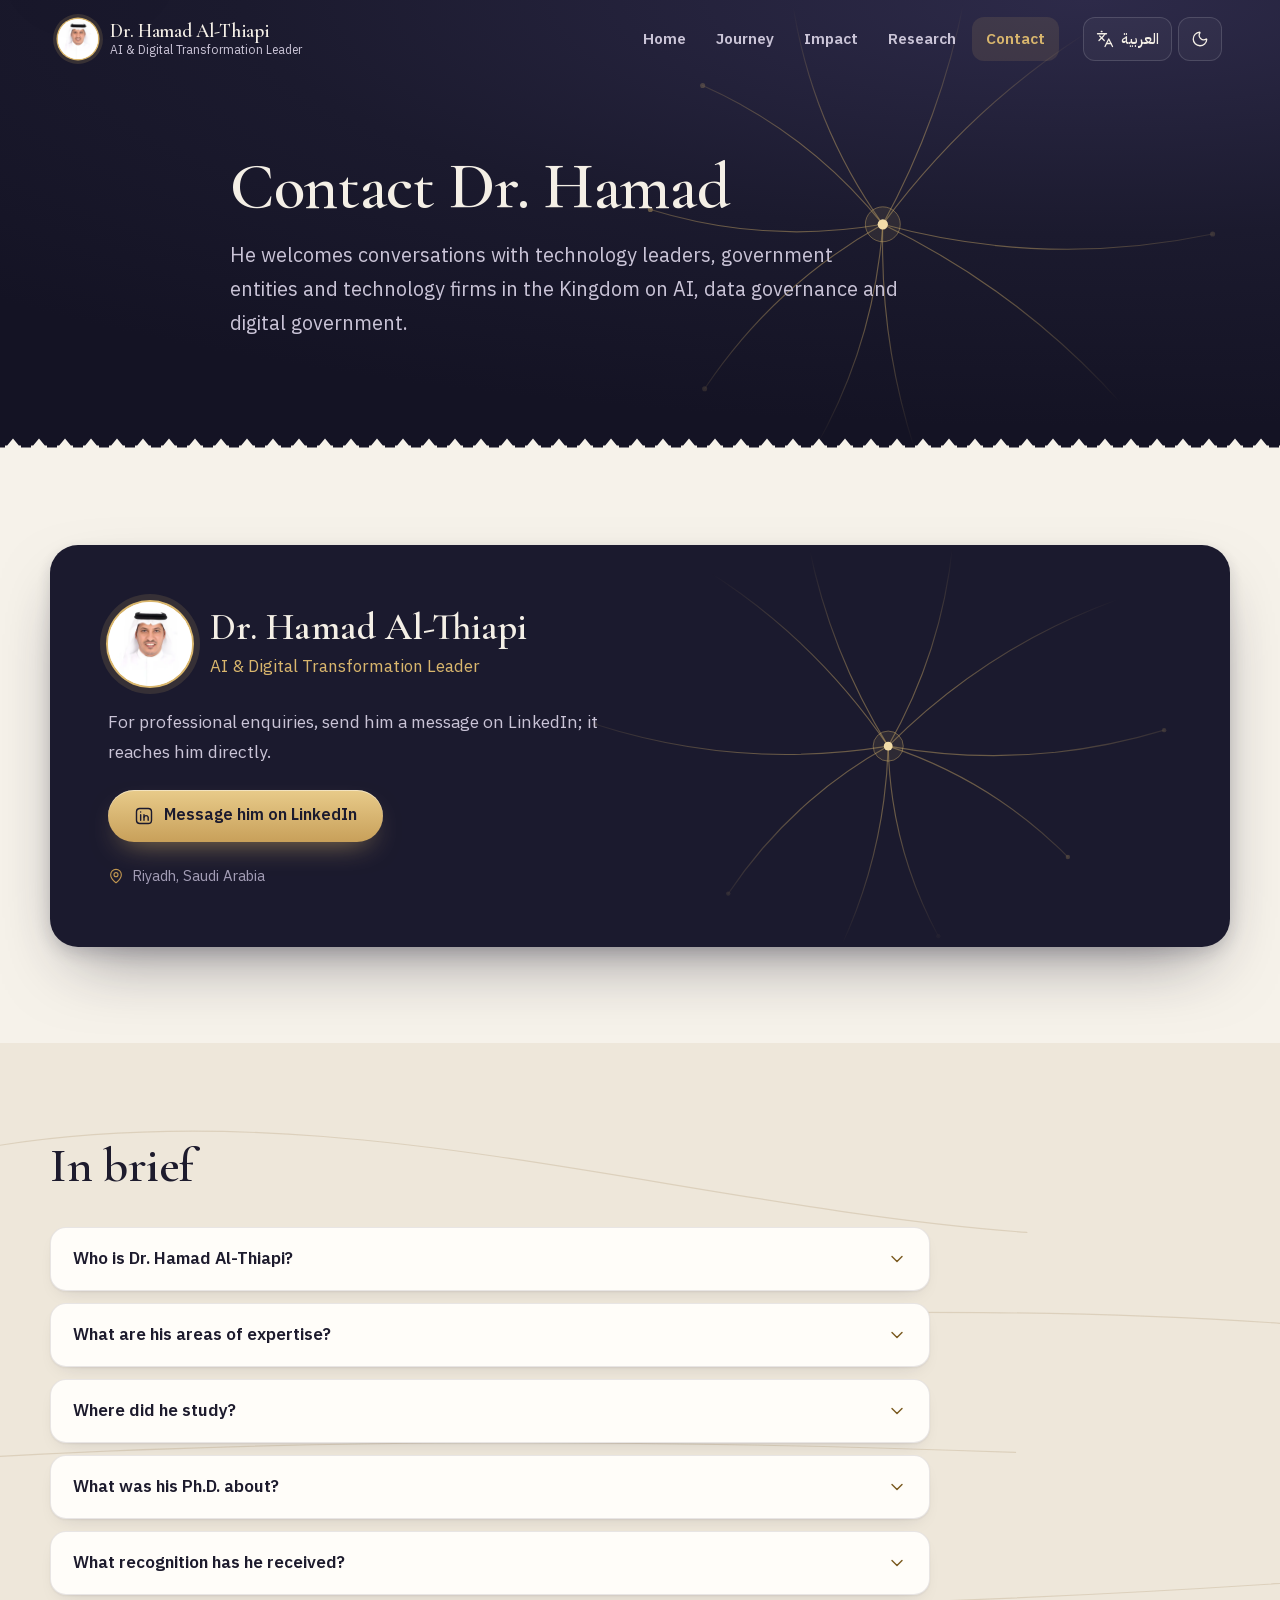
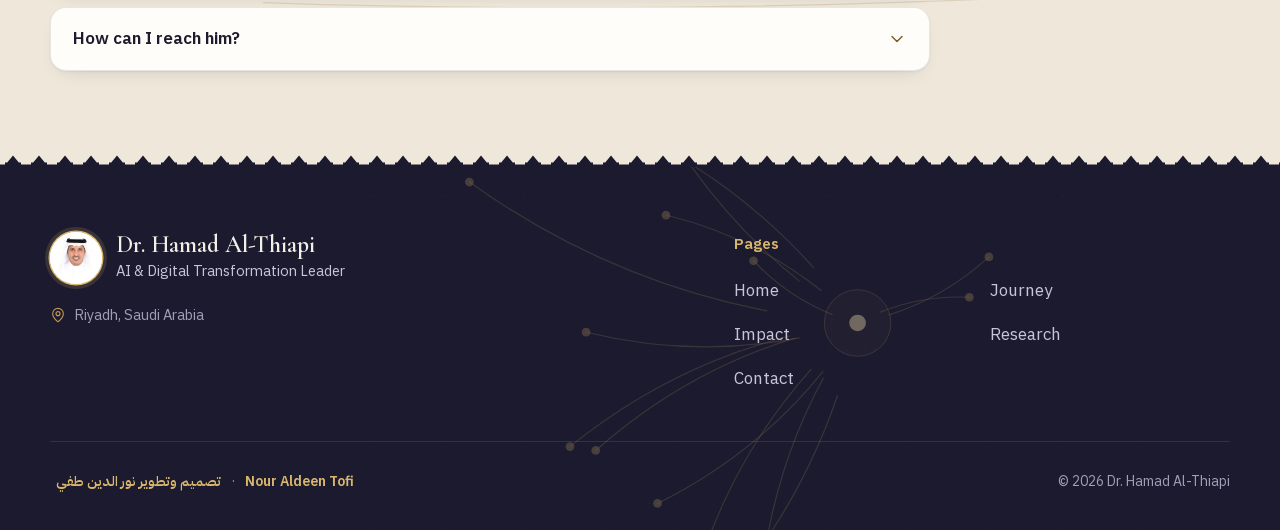
<file: docs/en/contact.html>
<!doctype html>
<html lang="en" dir="ltr" class="no-js" data-theme="light" data-alt="../contact.html">
<head>
<meta charset="utf-8">
<meta name="viewport" content="width=device-width, initial-scale=1, viewport-fit=cover">
<title>Contact | Dr. Hamad Al-Thiapi</title>
<meta name="description" content="Get in touch with Dr. Hamad Al-Thiapi about AI, data governance and digital government.">
<meta name="robots" content="noindex, nofollow">
<link rel="canonical" href="https://nouraldeentofi.github.io/hamad-al-thiapi/en/contact.html">
<link rel="alternate" hreflang="ar" href="https://nouraldeentofi.github.io/hamad-al-thiapi/contact.html">
<link rel="alternate" hreflang="en" href="https://nouraldeentofi.github.io/hamad-al-thiapi/en/contact.html">
<link rel="alternate" hreflang="x-default" href="https://nouraldeentofi.github.io/hamad-al-thiapi/contact.html">
<meta property="og:type" content="profile">
<meta property="og:title" content="Contact | Dr. Hamad Al-Thiapi">
<meta property="og:description" content="Get in touch with Dr. Hamad Al-Thiapi about AI, data governance and digital government.">
<meta property="og:url" content="https://nouraldeentofi.github.io/hamad-al-thiapi/en/contact.html">
<meta property="og:image" content="https://nouraldeentofi.github.io/hamad-al-thiapi/assets/img/og.jpg">
<meta property="og:image:width" content="1200">
<meta property="og:image:height" content="630">
<meta property="og:locale" content="en_US">
<meta property="og:locale:alternate" content="ar_SA">
<meta property="profile:first_name" content="Hamad">
<meta property="profile:last_name" content="Al-Thiapi">
<meta name="twitter:card" content="summary_large_image">
<meta name="twitter:title" content="Contact | Dr. Hamad Al-Thiapi">
<meta name="twitter:description" content="Get in touch with Dr. Hamad Al-Thiapi about AI, data governance and digital government.">
<meta name="twitter:image" content="https://nouraldeentofi.github.io/hamad-al-thiapi/assets/img/og.jpg">
<meta name="author" content="Dr. Hamad Al-Thiapi">
<meta name="theme-color" content="#1b1a2e">
<meta name="color-scheme" content="light dark">
<link rel="icon" href="../assets/img/icon.svg" type="image/svg+xml">
<link rel="apple-touch-icon" href="../assets/img/apple-touch-icon.png">
<link rel="preload" href="../assets/fonts/ibm-plex-sans-arabic-latin-400-normal.woff2" as="font" type="font/woff2" crossorigin><link rel="preload" href="../assets/fonts/ibm-plex-sans-arabic-latin-600-normal.woff2" as="font" type="font/woff2" crossorigin><link rel="preload" href="../assets/fonts/cormorant-garamond-latin-600-normal.woff2" as="font" type="font/woff2" crossorigin><link rel="preload" href="../assets/fonts/ibm-plex-sans-arabic-arabic-600-normal.woff2" as="font" type="font/woff2" crossorigin>
<script>(function(){var d=document.documentElement;d.className=d.className.replace('no-js','js');try{var t=localStorage.getItem('theme');if(t==='dark'||t==='light'){d.setAttribute('data-theme',t)}}catch(e){}try{var w=localStorage.getItem('lang'),a=d.getAttribute('data-alt');if(w&&w!==d.lang&&a&&!/[?&]stay/.test(location.search)){location.replace(a+location.hash)}}catch(e){}})();</script>
<link rel="stylesheet" href="../assets/style.css">
<script type="application/ld+json">{"@context":"https://schema.org","@graph":[{"@type":"Person","@id":"https://nouraldeentofi.github.io/hamad-al-thiapi/#person","name":"Dr. Hamad Al-Thiapi","alternateName":["Hamad Al-Thiapi","Hamad Al-thiapi","Dr. Hamad Al-thiapi","Hamad Althiapi","Hamad Al Thiapi","Dr Hamad Al Thiapi","Eng. Dr. Hamad Al-Thiapi","Hamad Al-Thiyabi","Hamad Althiyabi","Hamad Al-Dhiyabi","Hamad Aldhiyabi","Hamad Al-Thiabi","Hamad Al-Theyabi","Hamad Al-Diyabi","Hamed Al-Thiapi","حمد الذيابي","د. حمد الذيابي","د / حمد الذيابي","الدكتور حمد الذيابي","المهندس الدكتور حمد الذيابي","حمد الذيابى","حمد الديابي","حمد الزيابي"],"honorificPrefix":"Dr.","givenName":"Hamad","familyName":"Al-Thiapi","jobTitle":["Director of Artificial Intelligence Management","مدير إدارة الذكاء الاصطناعي"],"description":"Dr. Hamad Al-Thiapi, AI and digital transformation leader in the Saudi government sector, with a Ph.D. in Networks & Telecommunications Engineering from RMIT.","url":"https://nouraldeentofi.github.io/hamad-al-thiapi/","address":{"@type":"PostalAddress","addressLocality":"Riyadh","addressCountry":"SA"},"workLocation":{"@type":"Place","name":"Riyadh, Saudi Arabia"},"worksFor":{"@type":"GovernmentOrganization","name":"Saudi government sector (entity not disclosed)","address":{"@type":"PostalAddress","addressLocality":"Riyadh","addressCountry":"SA"}},"hasOccupation":[{"@type":"Occupation","name":"Director of Artificial Intelligence","alternateName":["Head of Artificial Intelligence","AI Director","AI Leader","مدير إدارة الذكاء الاصطناعي","مدير الذكاء الاصطناعي","قائد الذكاء الاصطناعي"],"occupationLocation":{"@type":"City","name":"Riyadh"},"skills":"AI strategy, AI governance, KPIs, data warehouse, AI use cases, DGA/SDAIA/NCA compliance"},{"@type":"Occupation","name":"Digital Transformation Leader","alternateName":["Digital Government Leader","E-Services Director","قائد التحول الرقمي","مدير الخدمات والتعاملات الإلكترونية"]},{"@type":"Occupation","name":"Network and Telecommunications Engineer","alternateName":["Network Engineer","Network Operations Director","مهندس شبكات واتصالات","مدير عمليات الشبكات"]},{"@type":"Occupation","name":"Researcher in computer networks","alternateName":["SDN researcher","BGP researcher","باحث في هندسة الشبكات"]}],"knowsAbout":["Artificial Intelligence","AI strategy","AI governance","Digital transformation","Digital government","Data governance","Data analytics","Cloud migration","Government cloud","Network infrastructure","Software-Defined Networking (SDN)","Border Gateway Protocol (BGP)","BGP convergence","Wireless sensor networks","IT strategy","IT program management","Government procurement","DGA, SDAIA and NCA compliance","الذكاء الاصطناعي","استراتيجية الذكاء الاصطناعي","حوكمة الذكاء الاصطناعي","التحول الرقمي","الحكومة الرقمية","حوكمة البيانات","الحوسبة السحابية","البنية التحتية للشبكات","الشبكات المعرّفة بالبرمجيات"],"alumniOf":[{"@type":"CollegeOrUniversity","name":"RMIT University","address":"Melbourne, Australia"},{"@type":"CollegeOrUniversity","name":"University of Bridgeport","address":"Bridgeport, Connecticut, USA"},{"@type":"CollegeOrUniversity","name":"Umm Al-Qura University","alternateName":"جامعة أم القرى","address":"Makkah, Saudi Arabia"},{"@type":"CollegeOrUniversity","name":"King Fahad Security College","alternateName":"كلية الملك فهد الأمنية","address":"Riyadh, Saudi Arabia"}],"hasCredential":[{"@type":"EducationalOccupationalCredential","credentialCategory":"degree","educationalLevel":"Doctoral","name":"Ph.D., Networks and Telecommunication Engineering","recognizedBy":{"@type":"CollegeOrUniversity","name":"RMIT University"}},{"@type":"EducationalOccupationalCredential","credentialCategory":"degree","educationalLevel":"Master's","name":"Master of Engineering, Computer Engineering (Honors, GPA 3.67/4)","recognizedBy":{"@type":"CollegeOrUniversity","name":"University of Bridgeport"}},{"@type":"EducationalOccupationalCredential","credentialCategory":"degree","educationalLevel":"Bachelor's","name":"Bachelor's degree, Computer Engineering","recognizedBy":{"@type":"CollegeOrUniversity","name":"Umm Al-Qura University"}},{"@type":"EducationalOccupationalCredential","credentialCategory":"diploma","name":"Diploma, Security Science (grade 94)","recognizedBy":{"@type":"CollegeOrUniversity","name":"King Fahad Security College"}},{"@type":"EducationalOccupationalCredential","credentialCategory":"Professional accreditation","name":"Consultant Professional Accreditation","recognizedBy":{"@type":"Organization","name":"Saudi Council of Engineers","alternateName":"الهيئة السعودية للمهندسين"}}],"award":["Best Technology Leader Award 2025 (2nd place across all sectors and regions)","Ideal Teacher (Rose) Award 2019, RMIT University (93.18% teaching score)","Excellence Award 2017 (Network Operations Division)"],"memberOf":{"@type":"Organization","name":"Upsilon Pi Epsilon"},"knowsLanguage":[{"@type":"Language","name":"Arabic","alternateName":"ar"},{"@type":"Language","name":"English","alternateName":"en"}],"sameAs":["https://www.linkedin.com/in/dr-hamad-al-thiapi/"],"image":"https://nouraldeentofi.github.io/hamad-al-thiapi/assets/img/portrait.jpg"},{"@type":"WebSite","@id":"https://nouraldeentofi.github.io/hamad-al-thiapi/#website","url":"https://nouraldeentofi.github.io/hamad-al-thiapi/","name":"Dr. Hamad Al-Thiapi","alternateName":"د. حمد الذيابي","inLanguage":["ar","en"],"about":{"@id":"https://nouraldeentofi.github.io/hamad-al-thiapi/#person"}},{"@type":"WebPage","@id":"https://nouraldeentofi.github.io/hamad-al-thiapi/en/contact.html#page","url":"https://nouraldeentofi.github.io/hamad-al-thiapi/en/contact.html","name":"Contact | Dr. Hamad Al-Thiapi","description":"Get in touch with Dr. Hamad Al-Thiapi about AI, data governance and digital government.","inLanguage":"en","isPartOf":{"@id":"https://nouraldeentofi.github.io/hamad-al-thiapi/#website"},"about":{"@id":"https://nouraldeentofi.github.io/hamad-al-thiapi/#person"},"breadcrumb":{"@type":"BreadcrumbList","itemListElement":[{"@type":"ListItem","position":1,"name":"Home","item":"https://nouraldeentofi.github.io/hamad-al-thiapi/en/"},{"@type":"ListItem","position":2,"name":"Contact","item":"https://nouraldeentofi.github.io/hamad-al-thiapi/en/contact.html"}]}},{"@type":"FAQPage","mainEntity":[{"@type":"Question","name":"Who is Dr. Hamad Al-Thiapi?","acceptedAnswer":{"@type":"Answer","text":"An engineer with a Ph.D. in Networks and Telecommunications Engineering who has led technology in the Saudi government sector for more than 18 years and today leads an Artificial Intelligence department he built from the ground up. He is based in Riyadh."}},{"@type":"Question","name":"What are his areas of expertise?","acceptedAnswer":{"@type":"Answer","text":"AI strategy and governance, digital transformation, data governance and analytics, cloud migration, network infrastructure, DGA, SDAIA and NCA compliance, and building partnerships."}},{"@type":"Question","name":"Where did he study?","acceptedAnswer":{"@type":"Answer","text":"A Ph.D. in Networks and Telecommunications Engineering from RMIT University in Australia, a Master of Engineering in Computer Engineering with honors from the University of Bridgeport in the USA, a B.Sc. in Computer Engineering from Umm Al-Qura University, and a diploma in security science from King Fahad Security College."}},{"@type":"Question","name":"What was his Ph.D. about?","acceptedAnswer":{"@type":"Answer","text":"Improving internet routing performance by integrating Software-Defined Networking (SDN) with BGP, and countering convergence delays with a solution called MultiState-BGP."}},{"@type":"Question","name":"What recognition has he received?","acceptedAnswer":{"@type":"Answer","text":"The Best Technology Leader Award 2025 (2nd place across all sectors and regions), the Consultant Professional Accreditation from the Saudi Council of Engineers, RMIT University's Ideal Teacher (Rose) Award in 2019, and the Excellence Award in 2017."}},{"@type":"Question","name":"How can I reach him?","acceptedAnswer":{"@type":"Answer","text":"Through a LinkedIn message from this page."}}]}]}</script>
</head>
<body data-page="contact">
<a class="skip" href="#main">Skip to content</a>
<div class="progress" aria-hidden="true"></div>
<header class="site-header" data-header>
  <div class="bar">
    <a class="brand" href="./">
      <span class="mark"><img src="../assets/img/portrait-360.webp" width="40" height="40" alt="" decoding="async"></span>
      <span class="brand-text"><span class="brand-name">Dr. Hamad Al-Thiapi</span><span class="brand-role">AI &amp; Digital Transformation Leader</span></span>
    </a>
    <nav class="nav" aria-label="Main navigation"><a class="nav-link" href="./">Home</a><a class="nav-link" href="journey.html">Journey</a><a class="nav-link" href="impact.html">Impact</a><a class="nav-link" href="research.html">Research</a><a class="nav-link" href="contact.html" aria-current="page">Contact</a></nav>
    <div class="tools">
      <a class="tool tool--lang" href="../contact.html" hreflang="ar" lang="ar" data-lang-switch="ar"><svg class="ic" viewBox="0 0 24 24" fill="none" stroke="currentColor" stroke-width="1.7" stroke-linecap="round" stroke-linejoin="round" aria-hidden="true" focusable="false"><path d="m5 8 6 6" /> <path d="m4 14 6-6 2-3" /> <path d="M2 5h12" /> <path d="M7 2h1" /> <path d="m22 22-5-10-5 10" /> <path d="M14 18h6" /></svg><span class="lang-l">العربية</span><span class="lang-s">عربي</span></a>
      <button class="tool tool--theme" type="button" data-theme-toggle aria-label="Toggle dark mode" aria-pressed="false"><svg class="ic ic-moon" viewBox="0 0 24 24" fill="none" stroke="currentColor" stroke-width="1.7" stroke-linecap="round" stroke-linejoin="round" aria-hidden="true" focusable="false"><path d="M20.985 12.486a9 9 0 1 1-9.473-9.472c.405-.022.617.46.402.803a6 6 0 0 0 8.268 8.268c.344-.215.825-.004.803.401" /></svg><svg class="ic ic-sun" viewBox="0 0 24 24" fill="none" stroke="currentColor" stroke-width="1.7" stroke-linecap="round" stroke-linejoin="round" aria-hidden="true" focusable="false"><circle cx="12" cy="12" r="4" /> <path d="M12 2v2" /> <path d="M12 20v2" /> <path d="m4.93 4.93 1.41 1.41" /> <path d="m17.66 17.66 1.41 1.41" /> <path d="M2 12h2" /> <path d="M20 12h2" /> <path d="m6.34 17.66-1.41 1.41" /> <path d="m19.07 4.93-1.41 1.41" /></svg></button>
    </div>
  </div>
</header>
<main id="main" tabindex="-1">
<section class="phero" data-section>
  <div class="sky sky--calm " aria-hidden="true"><svg class="sky-svg" viewBox="0 0 1000 1000" preserveAspectRatio="xMidYMid slice" aria-hidden="true" focusable="false"><g class="routes"><path class="route" pathLength="1" style="--i:0" d="M915.6 512.3Q706.3 556 500 500" data-packets="1" data-speed="8.4"/><path class="route" pathLength="1" style="--i:1" d="M851.1 787.4Q710 601.5 500 500" data-packets="1" data-speed="6.1"/><path class="route" pathLength="1" style="--i:2" d="M581.7 887.8Q494.3 703.7 500 500" data-packets="1" data-speed="8.7"/><path class="route" pathLength="1" style="--i:3" d="M405.9 797.2Q488.6 659.9 500 500" data-packets="1" data-speed="7.6"/><path class="route" pathLength="1" style="--i:4" d="M275.5 707.2Q362.9 576.6 500 500" data-packets="1" data-speed="6.8"/><path class="route" pathLength="1" style="--i:5" d="M207.1 481.3Q351.3 525.8 500 500" data-packets="1" data-speed="8.4"/><path class="route" pathLength="1" style="--i:6" d="M273 325.1Q407.5 385.3 500 500" data-packets="1" data-speed="6"/><path class="route" pathLength="1" style="--i:7" d="M385.7 217Q408.9 372.2 500 500" data-packets="1" data-speed="8.9"/><path class="route" pathLength="1" style="--i:8" d="M620.4 54Q613.7 291.5 500 500" data-packets="1" data-speed="7.6"/><path class="route" pathLength="1" style="--i:9" d="M850.2 205.5Q639.8 310.7 500 500" data-packets="1" data-speed="8.1"/></g><g class="nodes"><circle class="node" cx="915.6" cy="512.3" r="3.2" style="--tw:3769ms"/><circle class="node" cx="851.1" cy="787.4" r="3.2" style="--tw:1862ms"/><circle class="node" cx="581.7" cy="887.8" r="3.2" style="--tw:452ms"/><circle class="node" cx="405.9" cy="797.2" r="3.2" style="--tw:2295ms"/><circle class="node" cx="275.5" cy="707.2" r="3.2" style="--tw:3665ms"/><circle class="node" cx="207.1" cy="481.3" r="3.2" style="--tw:555ms"/><circle class="node" cx="273" cy="325.1" r="3.2" style="--tw:3485ms"/><circle class="node" cx="385.7" cy="217" r="3.2" style="--tw:3489ms"/><circle class="node" cx="620.4" cy="54" r="3.2" style="--tw:2711ms"/><circle class="node" cx="850.2" cy="205.5" r="3.2" style="--tw:3866ms"/></g><circle class="hub-halo" cx="500" cy="500" r="22"/><circle class="hub" cx="500" cy="500" r="6.5"/><g class="packets"></g></svg><span class="pulse" style="--p:0"></span><span class="pulse" style="--p:1"></span><span class="pulse" style="--p:2"></span></div>
  <div class="wrap phero-inner" data-hero-out>
    <h1 class="phero-title page-title" data-enter style="--d:80ms">Contact Dr. Hamad</h1>
    <p class="phero-lead" data-enter style="--d:200ms">He welcomes conversations with technology leaders, government entities and technology firms in the Kingdom on AI, data governance and digital government.</p>
    
  </div>
  <div class="parapet" aria-hidden="true"></div>
</section>
<section class="sec" data-section>
  <div class="wrap"><article class="cpanel" data-reveal>
      <div class="sky sky--calm sky--panel" aria-hidden="true"><svg class="sky-svg" viewBox="0 0 1000 1000" preserveAspectRatio="xMidYMid slice" aria-hidden="true" focusable="false"><g class="routes"><path class="route" pathLength="1" style="--i:0" d="M903.2 476.7Q704.4 536.7 500 500" data-packets="1" data-speed="8.1"/><path class="route" pathLength="1" style="--i:1" d="M762.5 662Q650.7 549.5 500 500" data-packets="1" data-speed="6.4"/><path class="route" pathLength="1" style="--i:2" d="M573.3 777.8Q503.3 647.7 500 500" data-packets="1" data-speed="7.6"/><path class="route" pathLength="1" style="--i:3" d="M408.2 838.4Q494.7 680.2 500 500" data-packets="1" data-speed="8.5"/><path class="route" pathLength="1" style="--i:4" d="M266.3 715.5Q357.3 579.7 500 500" data-packets="1" data-speed="6.4"/><path class="route" pathLength="1" style="--i:5" d="M71.9 468.1Q282.1 535.4 500 500" data-packets="1" data-speed="8.5"/><path class="route" pathLength="1" style="--i:6" d="M183.8 213.5Q376.3 318.8 500 500" data-packets="1" data-speed="6.8"/><path class="route" pathLength="1" style="--i:7" d="M369.4 102.3Q387 316.8 500 500" data-packets="1" data-speed="7.7"/><path class="route" pathLength="1" style="--i:8" d="M597.3 163.5Q589 343.4 500 500" data-packets="1" data-speed="6.9"/><path class="route" pathLength="1" style="--i:9" d="M864.2 275.9Q655.2 344.2 500 500" data-packets="1" data-speed="9"/></g><g class="nodes"><circle class="node" cx="903.2" cy="476.7" r="3.2" style="--tw:3397ms"/><circle class="node" cx="762.5" cy="662" r="3.2" style="--tw:900ms"/><circle class="node" cx="573.3" cy="777.8" r="3.2" style="--tw:855ms"/><circle class="node" cx="408.2" cy="838.4" r="3.2" style="--tw:2433ms"/><circle class="node" cx="266.3" cy="715.5" r="3.2" style="--tw:3485ms"/><circle class="node" cx="71.9" cy="468.1" r="3.2" style="--tw:2979ms"/><circle class="node" cx="183.8" cy="213.5" r="3.2" style="--tw:3399ms"/><circle class="node" cx="369.4" cy="102.3" r="3.2" style="--tw:1718ms"/><circle class="node" cx="597.3" cy="163.5" r="3.2" style="--tw:469ms"/><circle class="node" cx="864.2" cy="275.9" r="3.2" style="--tw:2763ms"/></g><circle class="hub-halo" cx="500" cy="500" r="22"/><circle class="hub" cx="500" cy="500" r="6.5"/><g class="packets"></g></svg><span class="pulse" style="--p:0"></span><span class="pulse" style="--p:1"></span><span class="pulse" style="--p:2"></span></div>
      <div class="cpanel-id"><span class="mark"><img src="../assets/img/portrait-360.webp" width="84" height="84" alt="" decoding="async"></span><div><h2 class="cpanel-name">Dr. Hamad Al-Thiapi</h2><p class="cpanel-role">AI &amp; Digital Transformation Leader</p></div></div>
      <p class="cpanel-p">For professional enquiries, send him a message on LinkedIn; it reaches him directly.</p>
      <div class="cpanel-actions"><a class="btn btn-gold shine" href="https://www.linkedin.com/in/dr-hamad-al-thiapi/" target="_blank" rel="noopener"><svg class="ic" viewBox="0 0 24 24" fill="none" stroke="currentColor" stroke-width="1.7" stroke-linecap="round" stroke-linejoin="round" aria-hidden="true" focusable="false"><rect x="3" y="3" width="18" height="18" rx="4"/><path d="M8 10.5V17"/><path d="M8 7.2v.01"/><path d="M12 17v-6.5"/><path d="M12 13.4a2.6 2.6 0 0 1 5 0V17"/></svg><span>Message him on LinkedIn</span></a></div>
      <p class="cpanel-loc"><svg class="ic" viewBox="0 0 24 24" fill="none" stroke="currentColor" stroke-width="1.7" stroke-linecap="round" stroke-linejoin="round" aria-hidden="true" focusable="false"><path d="M20 10c0 4.993-5.539 10.193-7.399 11.799a1 1 0 0 1-1.202 0C9.539 20.193 4 14.993 4 10a8 8 0 0 1 16 0" /> <circle cx="12" cy="10" r="3" /></svg><span>Riyadh, Saudi Arabia</span></p>
    </article></div>
</section>
<section class="sec sec--tint sec--sky" data-section>
  <div class="sky sky--trace sky--light" aria-hidden="true"><svg class="sky-svg" viewBox="0 0 1000 1000" preserveAspectRatio="none" aria-hidden="true" focusable="false"><g class="routes"><path class="route" pathLength="1" style="--i:0" d="M-20 147.2C330 35.2 670 332 1020 255.4" data-packets="1" data-speed="4.4"/><path class="route" pathLength="1" style="--i:1" d="M1020 389.8C670 342.3 330 413.2 -20 342.2" data-packets="1" data-speed="4.6"/><path class="route" pathLength="1" style="--i:2" d="M-20 573C330 537.1 670 552.6 1020 582.7" data-packets="1" data-speed="4.2"/><path class="route" pathLength="1" style="--i:3" d="M1020 744.3C670 786.2 330 794.9 -20 752.5" data-packets="1" data-speed="3.3"/></g><g class="packets"></g></svg></div>
  <div class="wrap faq-wrap">
    <div class="sec-head "><h2 class="sec-title" data-reveal data-slide>In brief</h2></div>
    <div class="faqs"><details class="faq" style="--i:0"><summary><span>Who is Dr. Hamad Al-Thiapi?</span><svg class="ic faq-ic" viewBox="0 0 24 24" fill="none" stroke="currentColor" stroke-width="1.7" stroke-linecap="round" stroke-linejoin="round" aria-hidden="true" focusable="false"><path d="m6 9 6 6 6-6" /></svg></summary><div class="faq-a"><p>An engineer with a Ph.D. in Networks and Telecommunications Engineering who has led technology in the Saudi government sector for more than 18 years and today leads an Artificial Intelligence department he built from the ground up. He is based in Riyadh.</p></div></details><details class="faq" style="--i:1"><summary><span>What are his areas of expertise?</span><svg class="ic faq-ic" viewBox="0 0 24 24" fill="none" stroke="currentColor" stroke-width="1.7" stroke-linecap="round" stroke-linejoin="round" aria-hidden="true" focusable="false"><path d="m6 9 6 6 6-6" /></svg></summary><div class="faq-a"><p>AI strategy and governance, digital transformation, data governance and analytics, cloud migration, network infrastructure, DGA, SDAIA and NCA compliance, and building partnerships.</p></div></details><details class="faq" style="--i:2"><summary><span>Where did he study?</span><svg class="ic faq-ic" viewBox="0 0 24 24" fill="none" stroke="currentColor" stroke-width="1.7" stroke-linecap="round" stroke-linejoin="round" aria-hidden="true" focusable="false"><path d="m6 9 6 6 6-6" /></svg></summary><div class="faq-a"><p>A Ph.D. in Networks and Telecommunications Engineering from RMIT University in Australia, a Master of Engineering in Computer Engineering with honors from the University of Bridgeport in the USA, a B.Sc. in Computer Engineering from Umm Al-Qura University, and a diploma in security science from King Fahad Security College.</p></div></details><details class="faq" style="--i:3"><summary><span>What was his Ph.D. about?</span><svg class="ic faq-ic" viewBox="0 0 24 24" fill="none" stroke="currentColor" stroke-width="1.7" stroke-linecap="round" stroke-linejoin="round" aria-hidden="true" focusable="false"><path d="m6 9 6 6 6-6" /></svg></summary><div class="faq-a"><p>Improving internet routing performance by integrating Software-Defined Networking (SDN) with BGP, and countering convergence delays with a solution called MultiState-BGP.</p></div></details><details class="faq" style="--i:4"><summary><span>What recognition has he received?</span><svg class="ic faq-ic" viewBox="0 0 24 24" fill="none" stroke="currentColor" stroke-width="1.7" stroke-linecap="round" stroke-linejoin="round" aria-hidden="true" focusable="false"><path d="m6 9 6 6 6-6" /></svg></summary><div class="faq-a"><p>The Best Technology Leader Award 2025 (2nd place across all sectors and regions), the Consultant Professional Accreditation from the Saudi Council of Engineers, RMIT University&#x27;s Ideal Teacher (Rose) Award in 2019, and the Excellence Award in 2017.</p></div></details><details class="faq" style="--i:5"><summary><span>How can I reach him?</span><svg class="ic faq-ic" viewBox="0 0 24 24" fill="none" stroke="currentColor" stroke-width="1.7" stroke-linecap="round" stroke-linejoin="round" aria-hidden="true" focusable="false"><path d="m6 9 6 6 6-6" /></svg></summary><div class="faq-a"><p>Through a LinkedIn message from this page.</p></div></details></div>
  </div>
</section>
</main>
<div class="parapet parapet--night" aria-hidden="true"></div>
<footer class="site-footer">
  <div class="sky sky--kingdom sky--footer" aria-hidden="true"><svg class="sky-svg" viewBox="0 0 1000 1000" preserveAspectRatio="xMidYMid slice" aria-hidden="true" focusable="false"><g class="grat"><line x1="289.6" y1="0" x2="289.6" y2="1000"/><line x1="349.6" y1="0" x2="349.6" y2="1000"/><line x1="409.6" y1="0" x2="409.6" y2="1000"/><line x1="469.6" y1="0" x2="469.6" y2="1000"/><line x1="529.6" y1="0" x2="529.6" y2="1000"/><line x1="589.6" y1="0" x2="589.6" y2="1000"/><line x1="649.6" y1="0" x2="649.6" y2="1000"/><line x1="709.6" y1="0" x2="709.6" y2="1000"/><line x1="769.6" y1="0" x2="769.6" y2="1000"/><line x1="829.6" y1="0" x2="829.6" y2="1000"/><line x1="889.6" y1="0" x2="889.6" y2="1000"/><line x1="0" y1="801.3" x2="1000" y2="801.3"/><line x1="0" y1="741.3" x2="1000" y2="741.3"/><line x1="0" y1="681.3" x2="1000" y2="681.3"/><line x1="0" y1="621.3" x2="1000" y2="621.3"/><line x1="0" y1="561.3" x2="1000" y2="561.3"/><line x1="0" y1="501.3" x2="1000" y2="501.3"/><line x1="0" y1="441.3" x2="1000" y2="441.3"/><line x1="0" y1="381.3" x2="1000" y2="381.3"/><line x1="0" y1="321.3" x2="1000" y2="321.3"/><line x1="0" y1="261.3" x2="1000" y2="261.3"/></g><g class="routes"><path class="route" pathLength="1" style="--i:0" d="M465.4 579.6Q553.8 501.2 670 480" data-packets="1" data-speed="7"/><path class="route" pathLength="1" style="--i:1" d="M457.9 487.2Q565 513.3 670 480" data-packets="1" data-speed="7.5"/><path class="route" pathLength="1" style="--i:2" d="M772.6 428.4Q728.5 468.6 670 480" data-packets="1" data-speed="8.5"/><path class="route" pathLength="1" style="--i:3" d="M588.7 431.4Q622.5 467.1 670 480" data-packets="1" data-speed="6.1"/><path class="route" pathLength="1" style="--i:4" d="M520.3 395.7Q607 416.9 670 480" data-packets="1" data-speed="7"/><path class="route" pathLength="1" style="--i:5" d="M366.7 369.9Q502.9 467.4 670 480" data-packets="1" data-speed="10"/><path class="route" pathLength="1" style="--i:6" d="M475.9 322.2Q595 373.9 670 480" data-packets="1" data-speed="9.3"/><path class="route" pathLength="1" style="--i:7" d="M500.8 291.9Q559.1 409.6 670 480" data-packets="1" data-speed="8.6"/><path class="route" pathLength="1" style="--i:8" d="M544.6 674.7Q580 559.8 670 480" data-packets="1" data-speed="8.5"/><path class="route" pathLength="1" style="--i:9" d="M546.1 714.6Q640.9 614.6 670 480" data-packets="1" data-speed="8.1"/><path class="route" pathLength="1" style="--i:10" d="M593.5 696.6Q601.4 577.6 670 480" data-packets="1" data-speed="8.7"/><path class="route" pathLength="1" style="--i:11" d="M513.7 621Q611.6 572.4 670 480" data-packets="1" data-speed="9"/><path class="route" pathLength="1" style="--i:12" d="M445.3 576.6Q544.1 496.8 670 480" data-packets="1" data-speed="7.2"/><path class="route" pathLength="1" style="--i:13" d="M757.3 459.9Q710.8 457.7 670 480" data-packets="1" data-speed="9.5"/></g><g class="nodes"><circle class="node" cx="465.4" cy="579.6" r="3.4" style="--tw:2176ms"/><circle class="node" cx="457.9" cy="487.2" r="3.4" style="--tw:2415ms"/><circle class="node" cx="772.6" cy="428.4" r="3.4" style="--tw:262ms"/><circle class="node" cx="588.7" cy="431.4" r="3.4" style="--tw:3349ms"/><circle class="node" cx="520.3" cy="395.7" r="3.4" style="--tw:937ms"/><circle class="node" cx="366.7" cy="369.9" r="3.4" style="--tw:1881ms"/><circle class="node" cx="475.9" cy="322.2" r="3.4" style="--tw:1905ms"/><circle class="node" cx="500.8" cy="291.9" r="3.4" style="--tw:602ms"/><circle class="node" cx="544.6" cy="674.7" r="3.4" style="--tw:3472ms"/><circle class="node" cx="546.1" cy="714.6" r="3.4" style="--tw:2965ms"/><circle class="node" cx="593.5" cy="696.6" r="3.4" style="--tw:256ms"/><circle class="node" cx="513.7" cy="621" r="3.4" style="--tw:2364ms"/><circle class="node" cx="445.3" cy="576.6" r="3.4" style="--tw:124ms"/><circle class="node" cx="757.3" cy="459.9" r="3.4" style="--tw:1890ms"/></g><circle class="hub-halo" cx="670" cy="480" r="26"/><circle class="hub" cx="670" cy="480" r="6.5"/><g class="packets"></g></svg></div>
  <div class="wrap f-grid">
    <div class="f-col f-id">
      <a class="f-brand" href="./"><span class="mark"><img src="../assets/img/portrait-360.webp" width="52" height="52" alt="" decoding="async"></span><span><span class="f-name">Dr. Hamad Al-Thiapi</span><span class="f-role">AI &amp; Digital Transformation Leader</span></span></a>
      <p class="f-city"><svg class="ic" viewBox="0 0 24 24" fill="none" stroke="currentColor" stroke-width="1.7" stroke-linecap="round" stroke-linejoin="round" aria-hidden="true" focusable="false"><path d="M20 10c0 4.993-5.539 10.193-7.399 11.799a1 1 0 0 1-1.202 0C9.539 20.193 4 14.993 4 10a8 8 0 0 1 16 0" /> <circle cx="12" cy="10" r="3" /></svg><span>Riyadh, Saudi Arabia</span></p>
    </div>
    <nav class="f-col f-nav" aria-label="Pages"><h2 class="f-h">Pages</h2><div class="f-links"><a class="f-link" href="./">Home</a><a class="f-link" href="journey.html">Journey</a><a class="f-link" href="impact.html">Impact</a><a class="f-link" href="research.html">Research</a><a class="f-link" href="contact.html">Contact</a></div></nav>
    
  </div>
  <div class="wrap f-bottom">
    <p class="maker"><span lang="ar" dir="rtl"><a href="https://nouraldeentofi.com" target="_blank" rel="noopener">تصميم وتطوير نور الدين طفي</a></span> <span class="dot" aria-hidden="true">·</span> <span lang="en" dir="ltr"><a href="https://nouraldeentofi.com" target="_blank" rel="noopener">Nour Aldeen Tofi</a></span></p>
    <p class="copy"><span dir="ltr">© 2026</span> Dr. Hamad Al-Thiapi</p>
  </div>
</footer>
<nav class="dock" aria-label="Navigation"><a class="dock-item" href="./"><svg class="ic" viewBox="0 0 24 24" fill="none" stroke="currentColor" stroke-width="1.7" stroke-linecap="round" stroke-linejoin="round" aria-hidden="true" focusable="false"><path d="M15 21v-8a1 1 0 0 0-1-1h-4a1 1 0 0 0-1 1v8" /> <path d="M3 10a2 2 0 0 1 .709-1.528l7-6a2 2 0 0 1 2.582 0l7 6A2 2 0 0 1 21 10v9a2 2 0 0 1-2 2H5a2 2 0 0 1-2-2z" /></svg><span class="dock-label">Home</span></a><a class="dock-item" href="journey.html"><svg class="ic" viewBox="0 0 24 24" fill="none" stroke="currentColor" stroke-width="1.7" stroke-linecap="round" stroke-linejoin="round" aria-hidden="true" focusable="false"><circle cx="6" cy="19" r="3" /> <path d="M9 19h8.5a3.5 3.5 0 0 0 0-7h-11a3.5 3.5 0 0 1 0-7H15" /> <circle cx="18" cy="5" r="3" /></svg><span class="dock-label">Journey</span></a><a class="dock-item" href="impact.html"><svg class="ic" viewBox="0 0 24 24" fill="none" stroke="currentColor" stroke-width="1.7" stroke-linecap="round" stroke-linejoin="round" aria-hidden="true" focusable="false"><path d="M10 18v-7" /> <path d="M11.119 2.205a2 2 0 0 1 1.762 0l7.84 3.846A.5.5 0 0 1 20.5 7h-17a.5.5 0 0 1-.22-.949z" /> <path d="M14 18v-7" /> <path d="M18 18v-7" /> <path d="M3 22h18" /> <path d="M6 18v-7" /></svg><span class="dock-label">Impact</span></a><a class="dock-item" href="research.html"><svg class="ic" viewBox="0 0 24 24" fill="none" stroke="currentColor" stroke-width="1.7" stroke-linecap="round" stroke-linejoin="round" aria-hidden="true" focusable="false"><path d="M12 5v16" /> <path d="M20.001 19A2 2 0 0022 17V5a2 2 0 00-1.999-2L16 3.002A5 5 0 0012 5a5 5 0 00-4-2H4a2 2 0 00-2 2v12a2 2 0 001.999 2H8a5 5 0 014 2 5 5 0 014-2z" /></svg><span class="dock-label">Research</span></a><a class="dock-item" href="contact.html" aria-current="page"><span class="dock-pill" aria-hidden="true"></span><svg class="ic" viewBox="0 0 24 24" fill="none" stroke="currentColor" stroke-width="1.7" stroke-linecap="round" stroke-linejoin="round" aria-hidden="true" focusable="false"><path d="m22 7-8.991 5.727a2 2 0 0 1-2.009 0L2 7" /> <rect x="2" y="4" width="20" height="16" rx="2" /></svg><span class="dock-label">Contact</span></a></nav>
<script>(function(){try{var p=sessionStorage.getItem('langpos');if(!p)return;sessionStorage.removeItem('langpos');p=JSON.parse(p);if(p.page!==document.body.getAttribute('data-page')||!(p.y>0))return;var s=document.querySelectorAll('[data-section]')[p.idx];if(!s)return;var h=parseFloat(getComputedStyle(document.documentElement).getPropertyValue('--header-h'))||70;var r=s.getBoundingClientRect();window.scrollTo({top:Math.max(0,window.scrollY+r.top+p.frac*r.height-h-20),behavior:'instant'})}catch(e){}})();</script>
<script src="../assets/site.js" defer></script>
</body>
</html>
</file>
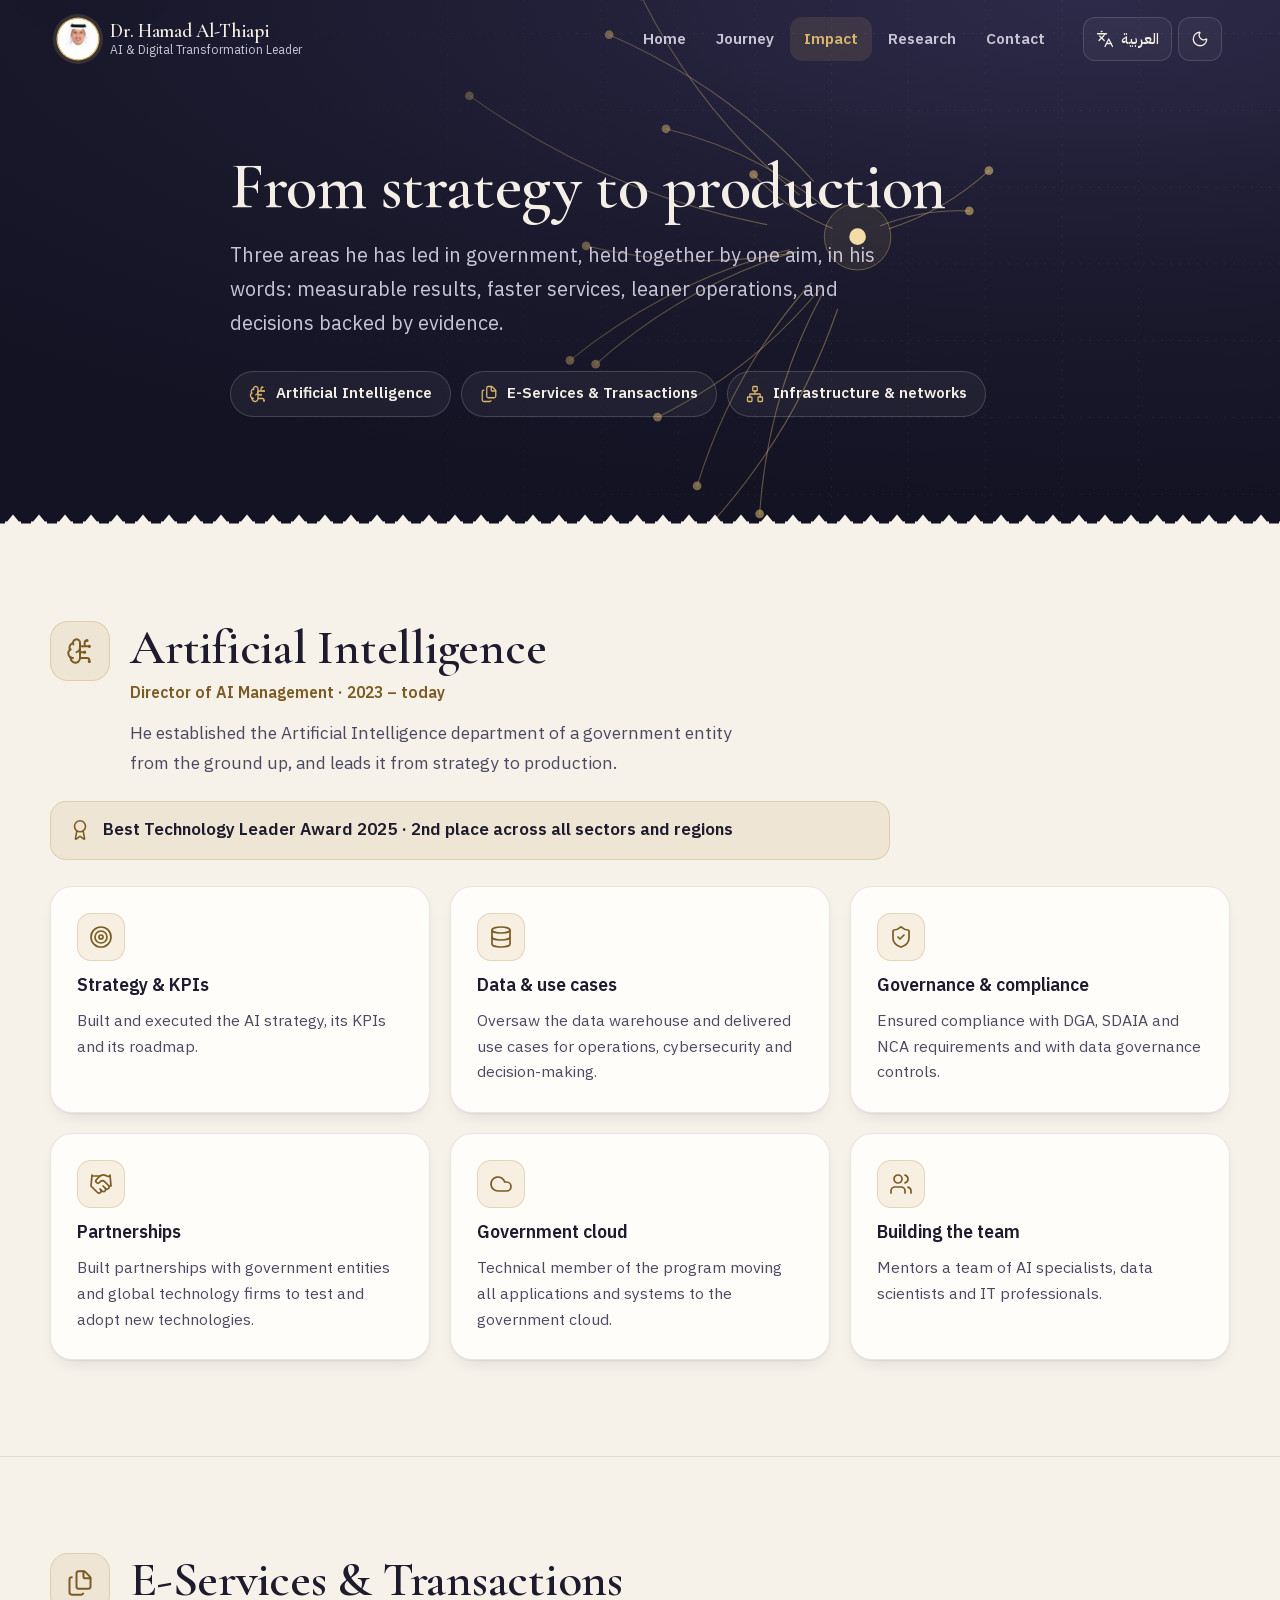
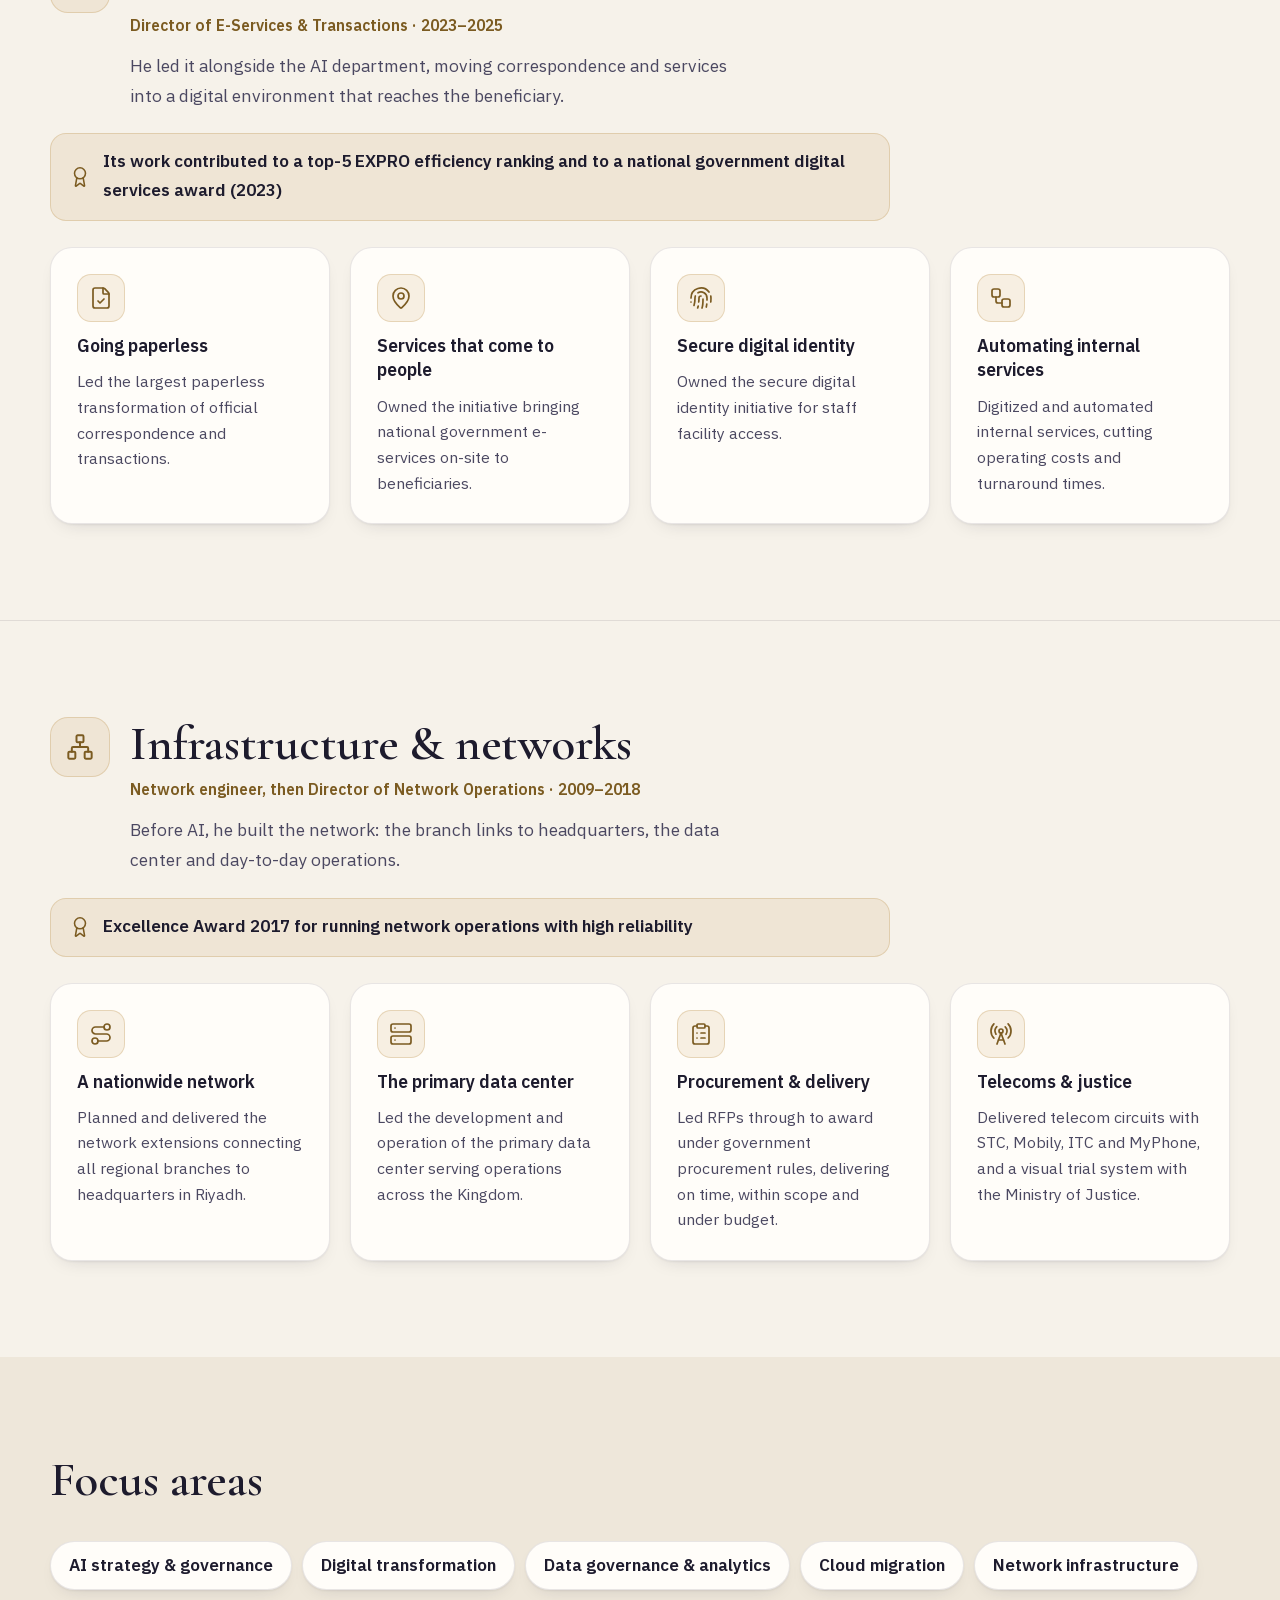
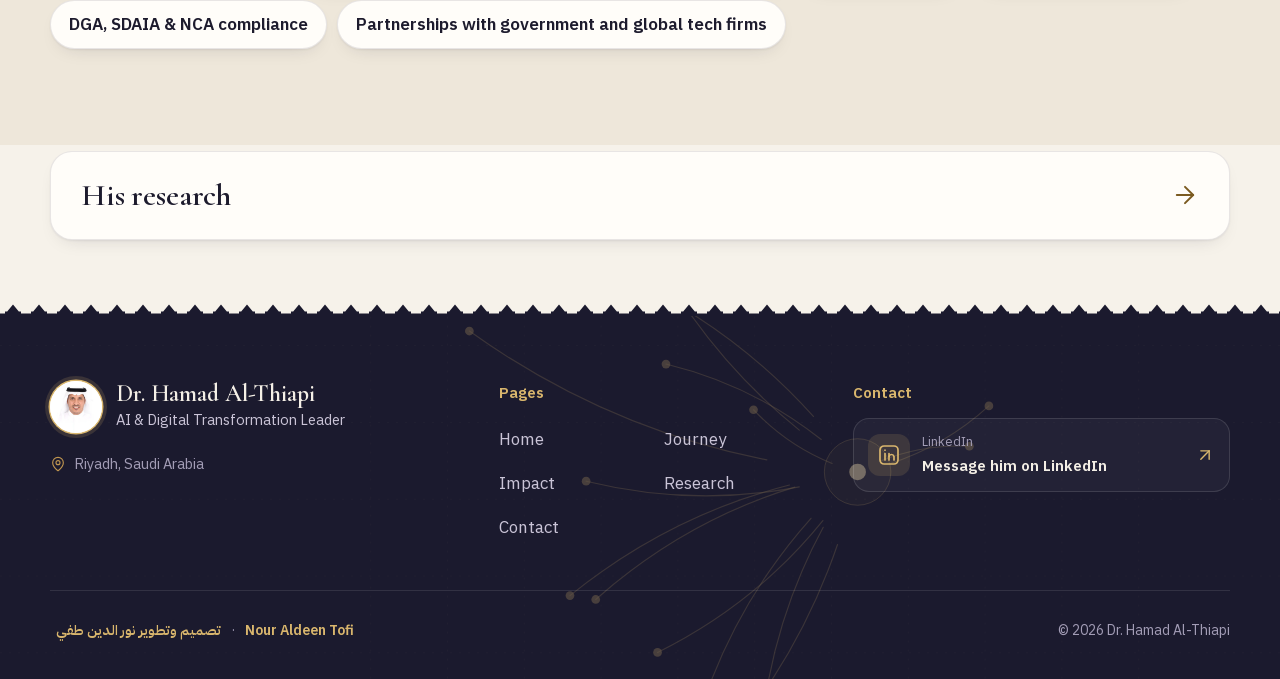
<file: docs/en/impact.html>
<!doctype html>
<html lang="en" dir="ltr" class="no-js" data-theme="light" data-alt="../impact.html">
<head>
<meta charset="utf-8">
<meta name="viewport" content="width=device-width, initial-scale=1, viewport-fit=cover">
<title>Impact | Dr. Hamad Al-Thiapi</title>
<meta name="description" content="What Dr. Hamad Al-Thiapi has led in government: AI strategy and governance, digital services, and network infrastructure.">
<meta name="robots" content="noindex, nofollow">
<link rel="canonical" href="https://nouraldeentofi.github.io/hamad-al-thiapi/en/impact.html">
<link rel="alternate" hreflang="ar" href="https://nouraldeentofi.github.io/hamad-al-thiapi/impact.html">
<link rel="alternate" hreflang="en" href="https://nouraldeentofi.github.io/hamad-al-thiapi/en/impact.html">
<link rel="alternate" hreflang="x-default" href="https://nouraldeentofi.github.io/hamad-al-thiapi/impact.html">
<meta property="og:type" content="profile">
<meta property="og:title" content="Impact | Dr. Hamad Al-Thiapi">
<meta property="og:description" content="What Dr. Hamad Al-Thiapi has led in government: AI strategy and governance, digital services, and network infrastructure.">
<meta property="og:url" content="https://nouraldeentofi.github.io/hamad-al-thiapi/en/impact.html">
<meta property="og:image" content="https://nouraldeentofi.github.io/hamad-al-thiapi/assets/img/og.jpg">
<meta property="og:image:width" content="1200">
<meta property="og:image:height" content="630">
<meta property="og:locale" content="en_US">
<meta property="og:locale:alternate" content="ar_SA">
<meta property="profile:first_name" content="Hamad">
<meta property="profile:last_name" content="Al-Thiapi">
<meta name="twitter:card" content="summary_large_image">
<meta name="twitter:title" content="Impact | Dr. Hamad Al-Thiapi">
<meta name="twitter:description" content="What Dr. Hamad Al-Thiapi has led in government: AI strategy and governance, digital services, and network infrastructure.">
<meta name="twitter:image" content="https://nouraldeentofi.github.io/hamad-al-thiapi/assets/img/og.jpg">
<meta name="author" content="Dr. Hamad Al-Thiapi">
<meta name="theme-color" content="#1b1a2e">
<meta name="color-scheme" content="light dark">
<link rel="icon" href="../assets/img/icon.svg" type="image/svg+xml">
<link rel="apple-touch-icon" href="../assets/img/apple-touch-icon.png">
<link rel="preload" href="../assets/fonts/ibm-plex-sans-arabic-latin-400-normal.woff2" as="font" type="font/woff2" crossorigin><link rel="preload" href="../assets/fonts/ibm-plex-sans-arabic-latin-600-normal.woff2" as="font" type="font/woff2" crossorigin><link rel="preload" href="../assets/fonts/cormorant-garamond-latin-600-normal.woff2" as="font" type="font/woff2" crossorigin><link rel="preload" href="../assets/fonts/ibm-plex-sans-arabic-arabic-600-normal.woff2" as="font" type="font/woff2" crossorigin>
<script>(function(){var d=document.documentElement;d.className=d.className.replace('no-js','js');try{var t=localStorage.getItem('theme');if(t==='dark'||t==='light'){d.setAttribute('data-theme',t)}}catch(e){}try{var w=localStorage.getItem('lang'),a=d.getAttribute('data-alt');if(w&&w!==d.lang&&a&&!/[?&]stay/.test(location.search)){location.replace(a+location.hash)}}catch(e){}})();</script>
<link rel="stylesheet" href="../assets/style.css">
<script type="application/ld+json">{"@context":"https://schema.org","@graph":[{"@type":"Person","@id":"https://nouraldeentofi.github.io/hamad-al-thiapi/#person","name":"Dr. Hamad Al-Thiapi","alternateName":["Hamad Al-Thiapi","Hamad Al-thiapi","Dr. Hamad Al-thiapi","Hamad Althiapi","Hamad Al Thiapi","Dr Hamad Al Thiapi","Eng. Dr. Hamad Al-Thiapi","Hamad Al-Thiyabi","Hamad Althiyabi","Hamad Al-Dhiyabi","Hamad Aldhiyabi","Hamad Al-Thiabi","Hamad Al-Theyabi","Hamad Al-Diyabi","Hamed Al-Thiapi","حمد الذيابي","د. حمد الذيابي","د / حمد الذيابي","الدكتور حمد الذيابي","المهندس الدكتور حمد الذيابي","حمد الذيابى","حمد الديابي","حمد الزيابي"],"honorificPrefix":"Dr.","givenName":"Hamad","familyName":"Al-Thiapi","jobTitle":["Director of Artificial Intelligence Management","مدير إدارة الذكاء الاصطناعي"],"description":"Dr. Hamad Al-Thiapi, AI and digital transformation leader in the Saudi government sector, with a Ph.D. in Networks & Telecommunications Engineering from RMIT.","url":"https://nouraldeentofi.github.io/hamad-al-thiapi/","address":{"@type":"PostalAddress","addressLocality":"Riyadh","addressCountry":"SA"},"workLocation":{"@type":"Place","name":"Riyadh, Saudi Arabia"},"worksFor":{"@type":"GovernmentOrganization","name":"Saudi government sector (entity not disclosed)","address":{"@type":"PostalAddress","addressLocality":"Riyadh","addressCountry":"SA"}},"hasOccupation":[{"@type":"Occupation","name":"Director of Artificial Intelligence","alternateName":["Head of Artificial Intelligence","AI Director","AI Leader","مدير إدارة الذكاء الاصطناعي","مدير الذكاء الاصطناعي","قائد الذكاء الاصطناعي"],"occupationLocation":{"@type":"City","name":"Riyadh"},"skills":"AI strategy, AI governance, KPIs, data warehouse, AI use cases, DGA/SDAIA/NCA compliance"},{"@type":"Occupation","name":"Digital Transformation Leader","alternateName":["Digital Government Leader","E-Services Director","قائد التحول الرقمي","مدير الخدمات والتعاملات الإلكترونية"]},{"@type":"Occupation","name":"Network and Telecommunications Engineer","alternateName":["Network Engineer","Network Operations Director","مهندس شبكات واتصالات","مدير عمليات الشبكات"]},{"@type":"Occupation","name":"Researcher in computer networks","alternateName":["SDN researcher","BGP researcher","باحث في هندسة الشبكات"]}],"knowsAbout":["Artificial Intelligence","AI strategy","AI governance","Digital transformation","Digital government","Data governance","Data analytics","Cloud migration","Government cloud","Network infrastructure","Software-Defined Networking (SDN)","Border Gateway Protocol (BGP)","BGP convergence","Wireless sensor networks","IT strategy","IT program management","Government procurement","DGA, SDAIA and NCA compliance","الذكاء الاصطناعي","استراتيجية الذكاء الاصطناعي","حوكمة الذكاء الاصطناعي","التحول الرقمي","الحكومة الرقمية","حوكمة البيانات","الحوسبة السحابية","البنية التحتية للشبكات","الشبكات المعرّفة بالبرمجيات"],"alumniOf":[{"@type":"CollegeOrUniversity","name":"RMIT University","address":"Melbourne, Australia"},{"@type":"CollegeOrUniversity","name":"University of Bridgeport","address":"Bridgeport, Connecticut, USA"},{"@type":"CollegeOrUniversity","name":"Umm Al-Qura University","alternateName":"جامعة أم القرى","address":"Makkah, Saudi Arabia"},{"@type":"CollegeOrUniversity","name":"King Fahad Security College","alternateName":"كلية الملك فهد الأمنية","address":"Riyadh, Saudi Arabia"}],"hasCredential":[{"@type":"EducationalOccupationalCredential","credentialCategory":"degree","educationalLevel":"Doctoral","name":"Ph.D., Networks and Telecommunication Engineering","recognizedBy":{"@type":"CollegeOrUniversity","name":"RMIT University"}},{"@type":"EducationalOccupationalCredential","credentialCategory":"degree","educationalLevel":"Master's","name":"Master of Engineering, Computer Engineering (Honors, GPA 3.67/4)","recognizedBy":{"@type":"CollegeOrUniversity","name":"University of Bridgeport"}},{"@type":"EducationalOccupationalCredential","credentialCategory":"degree","educationalLevel":"Bachelor's","name":"Bachelor's degree, Computer Engineering","recognizedBy":{"@type":"CollegeOrUniversity","name":"Umm Al-Qura University"}},{"@type":"EducationalOccupationalCredential","credentialCategory":"diploma","name":"Diploma, Security Science (grade 94)","recognizedBy":{"@type":"CollegeOrUniversity","name":"King Fahad Security College"}},{"@type":"EducationalOccupationalCredential","credentialCategory":"Professional accreditation","name":"Consultant Professional Accreditation","recognizedBy":{"@type":"Organization","name":"Saudi Council of Engineers","alternateName":"الهيئة السعودية للمهندسين"}}],"award":["Best Technology Leader Award 2025 (2nd place across all sectors and regions)","Ideal Teacher (Rose) Award 2019, RMIT University (93.18% teaching score)","Excellence Award 2017 (Network Operations Division)"],"memberOf":{"@type":"Organization","name":"Upsilon Pi Epsilon"},"knowsLanguage":[{"@type":"Language","name":"Arabic","alternateName":"ar"},{"@type":"Language","name":"English","alternateName":"en"}],"sameAs":["https://www.linkedin.com/in/dr-hamad-al-thiapi/"],"image":"https://nouraldeentofi.github.io/hamad-al-thiapi/assets/img/portrait.jpg"},{"@type":"WebSite","@id":"https://nouraldeentofi.github.io/hamad-al-thiapi/#website","url":"https://nouraldeentofi.github.io/hamad-al-thiapi/","name":"Dr. Hamad Al-Thiapi","alternateName":"د. حمد الذيابي","inLanguage":["ar","en"],"about":{"@id":"https://nouraldeentofi.github.io/hamad-al-thiapi/#person"}},{"@type":"WebPage","@id":"https://nouraldeentofi.github.io/hamad-al-thiapi/en/impact.html#page","url":"https://nouraldeentofi.github.io/hamad-al-thiapi/en/impact.html","name":"Impact | Dr. Hamad Al-Thiapi","description":"What Dr. Hamad Al-Thiapi has led in government: AI strategy and governance, digital services, and network infrastructure.","inLanguage":"en","isPartOf":{"@id":"https://nouraldeentofi.github.io/hamad-al-thiapi/#website"},"about":{"@id":"https://nouraldeentofi.github.io/hamad-al-thiapi/#person"},"breadcrumb":{"@type":"BreadcrumbList","itemListElement":[{"@type":"ListItem","position":1,"name":"Home","item":"https://nouraldeentofi.github.io/hamad-al-thiapi/en/"},{"@type":"ListItem","position":2,"name":"Impact","item":"https://nouraldeentofi.github.io/hamad-al-thiapi/en/impact.html"}]}}]}</script>
</head>
<body data-page="impact">
<a class="skip" href="#main">Skip to content</a>
<div class="progress" aria-hidden="true"></div>
<header class="site-header" data-header>
  <div class="bar">
    <a class="brand" href="./">
      <span class="mark"><img src="../assets/img/portrait-360.webp" width="40" height="40" alt="" decoding="async"></span>
      <span class="brand-text"><span class="brand-name">Dr. Hamad Al-Thiapi</span><span class="brand-role">AI &amp; Digital Transformation Leader</span></span>
    </a>
    <nav class="nav" aria-label="Main navigation"><a class="nav-link" href="./">Home</a><a class="nav-link" href="journey.html">Journey</a><a class="nav-link" href="impact.html" aria-current="page">Impact</a><a class="nav-link" href="research.html">Research</a><a class="nav-link" href="contact.html">Contact</a></nav>
    <div class="tools">
      <a class="tool tool--lang" href="../impact.html" hreflang="ar" lang="ar" data-lang-switch="ar"><svg class="ic" viewBox="0 0 24 24" fill="none" stroke="currentColor" stroke-width="1.7" stroke-linecap="round" stroke-linejoin="round" aria-hidden="true" focusable="false"><path d="m5 8 6 6" /> <path d="m4 14 6-6 2-3" /> <path d="M2 5h12" /> <path d="M7 2h1" /> <path d="m22 22-5-10-5 10" /> <path d="M14 18h6" /></svg><span class="lang-l">العربية</span><span class="lang-s">عربي</span></a>
      <button class="tool tool--theme" type="button" data-theme-toggle aria-label="Toggle dark mode" aria-pressed="false"><svg class="ic ic-moon" viewBox="0 0 24 24" fill="none" stroke="currentColor" stroke-width="1.7" stroke-linecap="round" stroke-linejoin="round" aria-hidden="true" focusable="false"><path d="M20.985 12.486a9 9 0 1 1-9.473-9.472c.405-.022.617.46.402.803a6 6 0 0 0 8.268 8.268c.344-.215.825-.004.803.401" /></svg><svg class="ic ic-sun" viewBox="0 0 24 24" fill="none" stroke="currentColor" stroke-width="1.7" stroke-linecap="round" stroke-linejoin="round" aria-hidden="true" focusable="false"><circle cx="12" cy="12" r="4" /> <path d="M12 2v2" /> <path d="M12 20v2" /> <path d="m4.93 4.93 1.41 1.41" /> <path d="m17.66 17.66 1.41 1.41" /> <path d="M2 12h2" /> <path d="M20 12h2" /> <path d="m6.34 17.66-1.41 1.41" /> <path d="m19.07 4.93-1.41 1.41" /></svg></button>
    </div>
  </div>
</header>
<main id="main" tabindex="-1">
<section class="phero" data-section>
  <div class="sky sky--kingdom " aria-hidden="true"><svg class="sky-svg" viewBox="0 0 1000 1000" preserveAspectRatio="xMidYMid slice" aria-hidden="true" focusable="false"><g class="grat"><line x1="289.6" y1="0" x2="289.6" y2="1000"/><line x1="349.6" y1="0" x2="349.6" y2="1000"/><line x1="409.6" y1="0" x2="409.6" y2="1000"/><line x1="469.6" y1="0" x2="469.6" y2="1000"/><line x1="529.6" y1="0" x2="529.6" y2="1000"/><line x1="589.6" y1="0" x2="589.6" y2="1000"/><line x1="649.6" y1="0" x2="649.6" y2="1000"/><line x1="709.6" y1="0" x2="709.6" y2="1000"/><line x1="769.6" y1="0" x2="769.6" y2="1000"/><line x1="829.6" y1="0" x2="829.6" y2="1000"/><line x1="889.6" y1="0" x2="889.6" y2="1000"/><line x1="0" y1="801.3" x2="1000" y2="801.3"/><line x1="0" y1="741.3" x2="1000" y2="741.3"/><line x1="0" y1="681.3" x2="1000" y2="681.3"/><line x1="0" y1="621.3" x2="1000" y2="621.3"/><line x1="0" y1="561.3" x2="1000" y2="561.3"/><line x1="0" y1="501.3" x2="1000" y2="501.3"/><line x1="0" y1="441.3" x2="1000" y2="441.3"/><line x1="0" y1="381.3" x2="1000" y2="381.3"/><line x1="0" y1="321.3" x2="1000" y2="321.3"/><line x1="0" y1="261.3" x2="1000" y2="261.3"/></g><g class="routes"><path class="route" pathLength="1" style="--i:0" d="M465.4 579.6Q553.8 501.2 670 480" data-packets="1" data-speed="7"/><path class="route" pathLength="1" style="--i:1" d="M457.9 487.2Q565 513.3 670 480" data-packets="1" data-speed="7.5"/><path class="route" pathLength="1" style="--i:2" d="M772.6 428.4Q728.5 468.6 670 480" data-packets="1" data-speed="8.5"/><path class="route" pathLength="1" style="--i:3" d="M588.7 431.4Q622.5 467.1 670 480" data-packets="1" data-speed="6.1"/><path class="route" pathLength="1" style="--i:4" d="M520.3 395.7Q607 416.9 670 480" data-packets="1" data-speed="7"/><path class="route" pathLength="1" style="--i:5" d="M366.7 369.9Q502.9 467.4 670 480" data-packets="1" data-speed="10"/><path class="route" pathLength="1" style="--i:6" d="M475.9 322.2Q595 373.9 670 480" data-packets="1" data-speed="9.3"/><path class="route" pathLength="1" style="--i:7" d="M500.8 291.9Q559.1 409.6 670 480" data-packets="1" data-speed="8.6"/><path class="route" pathLength="1" style="--i:8" d="M544.6 674.7Q580 559.8 670 480" data-packets="1" data-speed="8.5"/><path class="route" pathLength="1" style="--i:9" d="M546.1 714.6Q640.9 614.6 670 480" data-packets="1" data-speed="8.1"/><path class="route" pathLength="1" style="--i:10" d="M593.5 696.6Q601.4 577.6 670 480" data-packets="1" data-speed="8.7"/><path class="route" pathLength="1" style="--i:11" d="M513.7 621Q611.6 572.4 670 480" data-packets="1" data-speed="9"/><path class="route" pathLength="1" style="--i:12" d="M445.3 576.6Q544.1 496.8 670 480" data-packets="1" data-speed="7.2"/><path class="route" pathLength="1" style="--i:13" d="M757.3 459.9Q710.8 457.7 670 480" data-packets="1" data-speed="9.5"/></g><g class="nodes"><circle class="node" cx="465.4" cy="579.6" r="3.4" style="--tw:2176ms"/><circle class="node" cx="457.9" cy="487.2" r="3.4" style="--tw:2415ms"/><circle class="node" cx="772.6" cy="428.4" r="3.4" style="--tw:262ms"/><circle class="node" cx="588.7" cy="431.4" r="3.4" style="--tw:3349ms"/><circle class="node" cx="520.3" cy="395.7" r="3.4" style="--tw:937ms"/><circle class="node" cx="366.7" cy="369.9" r="3.4" style="--tw:1881ms"/><circle class="node" cx="475.9" cy="322.2" r="3.4" style="--tw:1905ms"/><circle class="node" cx="500.8" cy="291.9" r="3.4" style="--tw:602ms"/><circle class="node" cx="544.6" cy="674.7" r="3.4" style="--tw:3472ms"/><circle class="node" cx="546.1" cy="714.6" r="3.4" style="--tw:2965ms"/><circle class="node" cx="593.5" cy="696.6" r="3.4" style="--tw:256ms"/><circle class="node" cx="513.7" cy="621" r="3.4" style="--tw:2364ms"/><circle class="node" cx="445.3" cy="576.6" r="3.4" style="--tw:124ms"/><circle class="node" cx="757.3" cy="459.9" r="3.4" style="--tw:1890ms"/></g><circle class="hub-halo" cx="670" cy="480" r="26"/><circle class="hub" cx="670" cy="480" r="6.5"/><g class="packets"></g></svg></div>
  <div class="wrap phero-inner" data-hero-out>
    <h1 class="phero-title page-title" data-enter style="--d:80ms">From strategy to production</h1>
    <p class="phero-lead" data-enter style="--d:200ms">Three areas he has led in government, held together by one aim, in his words: measurable results, faster services, leaner operations, and decisions backed by evidence.</p>
    <nav class="jumps" data-enter style="--d:320ms" aria-label="From strategy to production"><a class="jump" href="#ai"><svg class="ic" viewBox="0 0 24 24" fill="none" stroke="currentColor" stroke-width="1.7" stroke-linecap="round" stroke-linejoin="round" aria-hidden="true" focusable="false"><path d="M12 13h4" /> <path d="M12 18h6a2 2 0 012 2v1" /> <path d="M12 8h8" /> <path d="M12 9a4.17 4.17 0 01-3 4" /> <path d="M16 8V5a2 2 0 012-2" /> <path d="M6 18a4 4 0 01-2-7.465" /> <path d="M6.004 5.125a4 4 0 00-2.526 5.77" /> <path d="M6.294 6.294A3 3 0 1112 5v13a4 4 0 11-7.967-.518" /> <circle cx="16" cy="13" r="0.5" fill="currentColor" /> <circle cx="18" cy="3" r="0.5" fill="currentColor" /> <circle cx="20" cy="21" r="0.5" fill="currentColor" /> <circle cx="20" cy="8" r="0.5" fill="currentColor" /></svg><span>Artificial Intelligence</span></a><a class="jump" href="#services"><svg class="ic" viewBox="0 0 24 24" fill="none" stroke="currentColor" stroke-width="1.7" stroke-linecap="round" stroke-linejoin="round" aria-hidden="true" focusable="false"><path d="M15 2h-4a2 2 0 0 0-2 2v11a2 2 0 0 0 2 2h8a2 2 0 0 0 2-2V8" /> <path d="M16.706 2.706A2.4 2.4 0 0 0 15 2v5a1 1 0 0 0 1 1h5a2.4 2.4 0 0 0-.706-1.706z" /> <path d="M5 7a2 2 0 0 0-2 2v11a2 2 0 0 0 2 2h8a2 2 0 0 0 1.732-1" /></svg><span>E-Services &amp; Transactions</span></a><a class="jump" href="#infrastructure"><svg class="ic" viewBox="0 0 24 24" fill="none" stroke="currentColor" stroke-width="1.7" stroke-linecap="round" stroke-linejoin="round" aria-hidden="true" focusable="false"><rect x="16" y="16" width="6" height="6" rx="1" /> <rect x="2" y="16" width="6" height="6" rx="1" /> <rect x="9" y="2" width="6" height="6" rx="1" /> <path d="M5 16v-3a1 1 0 0 1 1-1h12a1 1 0 0 1 1 1v3" /> <path d="M12 12V8" /></svg><span>Infrastructure &amp; networks</span></a></nav>
  </div>
  <div class="parapet" aria-hidden="true"></div>
</section><section class="sec area" id="ai" data-section>
  <div class="wrap">
    <div class="area-head">
      <span class="tile tile--lg" data-reveal><svg class="ic" viewBox="0 0 24 24" fill="none" stroke="currentColor" stroke-width="1.7" stroke-linecap="round" stroke-linejoin="round" aria-hidden="true" focusable="false"><path d="M12 13h4" /> <path d="M12 18h6a2 2 0 012 2v1" /> <path d="M12 8h8" /> <path d="M12 9a4.17 4.17 0 01-3 4" /> <path d="M16 8V5a2 2 0 012-2" /> <path d="M6 18a4 4 0 01-2-7.465" /> <path d="M6.004 5.125a4 4 0 00-2.526 5.77" /> <path d="M6.294 6.294A3 3 0 1112 5v13a4 4 0 11-7.967-.518" /> <circle cx="16" cy="13" r="0.5" fill="currentColor" /> <circle cx="18" cy="3" r="0.5" fill="currentColor" /> <circle cx="20" cy="21" r="0.5" fill="currentColor" /> <circle cx="20" cy="8" r="0.5" fill="currentColor" /></svg></span>
      <div>
        <h2 class="sec-title" data-reveal data-slide>Artificial Intelligence</h2>
        <p class="area-role" data-reveal>Director of AI Management · 2023 – today</p>
        <p class="sec-lead" data-reveal>He established the Artificial Intelligence department of a government entity from the ground up, and leads it from strategy to production.</p>
      </div>
    </div>
    <p class="note" data-reveal><svg class="ic" viewBox="0 0 24 24" fill="none" stroke="currentColor" stroke-width="1.7" stroke-linecap="round" stroke-linejoin="round" aria-hidden="true" focusable="false"><path d="m15.477 12.89 1.515 8.526a.5.5 0 0 1-.81.47l-3.58-2.687a1 1 0 0 0-1.197 0l-3.586 2.686a.5.5 0 0 1-.81-.469l1.514-8.526" /> <circle cx="12" cy="8" r="6" /></svg><span>Best Technology Leader Award 2025 · 2nd place across all sectors and regions</span></p>
    <div class="grid grid-3 swipe" data-swipe><article class="card item" data-reveal style="--i:0"><span class="tile"><svg class="ic" viewBox="0 0 24 24" fill="none" stroke="currentColor" stroke-width="1.7" stroke-linecap="round" stroke-linejoin="round" aria-hidden="true" focusable="false"><circle cx="12" cy="12" r="10" /> <circle cx="12" cy="12" r="6" /> <circle cx="12" cy="12" r="2" /></svg></span><h3 class="card-h">Strategy &amp; KPIs</h3><p class="card-p">Built and executed the AI strategy, its KPIs and its roadmap.</p></article><article class="card item" data-reveal style="--i:1"><span class="tile"><svg class="ic" viewBox="0 0 24 24" fill="none" stroke="currentColor" stroke-width="1.7" stroke-linecap="round" stroke-linejoin="round" aria-hidden="true" focusable="false"><ellipse cx="12" cy="5" rx="9" ry="3" /> <path d="M3 5V19A9 3 0 0 0 21 19V5" /> <path d="M3 12A9 3 0 0 0 21 12" /></svg></span><h3 class="card-h">Data &amp; use cases</h3><p class="card-p">Oversaw the data warehouse and delivered use cases for operations, cybersecurity and decision-making.</p></article><article class="card item" data-reveal style="--i:2"><span class="tile"><svg class="ic" viewBox="0 0 24 24" fill="none" stroke="currentColor" stroke-width="1.7" stroke-linecap="round" stroke-linejoin="round" aria-hidden="true" focusable="false"><path d="M20 13c0 5-3.5 7.5-7.66 8.95a1 1 0 0 1-.67-.01C7.5 20.5 4 18 4 13V6a1 1 0 0 1 1-1c2 0 4.5-1.2 6.24-2.72a1.17 1.17 0 0 1 1.52 0C14.51 3.81 17 5 19 5a1 1 0 0 1 1 1z" /> <path d="m9 12 2 2 4-4" /></svg></span><h3 class="card-h">Governance &amp; compliance</h3><p class="card-p">Ensured compliance with DGA, SDAIA and NCA requirements and with data governance controls.</p></article><article class="card item" data-reveal style="--i:3"><span class="tile"><svg class="ic" viewBox="0 0 24 24" fill="none" stroke="currentColor" stroke-width="1.7" stroke-linecap="round" stroke-linejoin="round" aria-hidden="true" focusable="false"><path d="m11 17 2 2a1 1 0 1 0 3-3" /> <path d="m14 14 2.5 2.5a1 1 0 1 0 3-3l-3.88-3.88a3 3 0 0 0-4.24 0l-.88.88a1 1 0 1 1-3-3l2.81-2.81a5.79 5.79 0 0 1 7.06-.87l.47.28a2 2 0 0 0 1.42.25L21 4" /> <path d="m21 3 1 11h-2" /> <path d="M3 3 2 14l6.5 6.5a1 1 0 1 0 3-3" /> <path d="M3 4h8" /></svg></span><h3 class="card-h">Partnerships</h3><p class="card-p">Built partnerships with government entities and global technology firms to test and adopt new technologies.</p></article><article class="card item" data-reveal style="--i:4"><span class="tile"><svg class="ic" viewBox="0 0 24 24" fill="none" stroke="currentColor" stroke-width="1.7" stroke-linecap="round" stroke-linejoin="round" aria-hidden="true" focusable="false"><path d="M17.5 19H9a7 7 0 1 1 6.71-9h1.79a4.5 4.5 0 1 1 0 9Z" /></svg></span><h3 class="card-h">Government cloud</h3><p class="card-p">Technical member of the program moving all applications and systems to the government cloud.</p></article><article class="card item" data-reveal style="--i:5"><span class="tile"><svg class="ic" viewBox="0 0 24 24" fill="none" stroke="currentColor" stroke-width="1.7" stroke-linecap="round" stroke-linejoin="round" aria-hidden="true" focusable="false"><path d="M16 21v-2a4 4 0 0 0-4-4H6a4 4 0 0 0-4 4v2" /> <path d="M16 3.128a4 4 0 0 1 0 7.744" /> <path d="M22 21v-2a4 4 0 0 0-3-3.87" /> <circle cx="9" cy="7" r="4" /></svg></span><h3 class="card-h">Building the team</h3><p class="card-p">Mentors a team of AI specialists, data scientists and IT professionals.</p></article></div>
    <div class="dots" aria-hidden="true"><i></i><i></i><i></i><i></i><i></i><i></i></div>
  </div>
</section><section class="sec area" id="services" data-section>
  <div class="wrap">
    <div class="area-head">
      <span class="tile tile--lg" data-reveal><svg class="ic" viewBox="0 0 24 24" fill="none" stroke="currentColor" stroke-width="1.7" stroke-linecap="round" stroke-linejoin="round" aria-hidden="true" focusable="false"><path d="M15 2h-4a2 2 0 0 0-2 2v11a2 2 0 0 0 2 2h8a2 2 0 0 0 2-2V8" /> <path d="M16.706 2.706A2.4 2.4 0 0 0 15 2v5a1 1 0 0 0 1 1h5a2.4 2.4 0 0 0-.706-1.706z" /> <path d="M5 7a2 2 0 0 0-2 2v11a2 2 0 0 0 2 2h8a2 2 0 0 0 1.732-1" /></svg></span>
      <div>
        <h2 class="sec-title" data-reveal data-slide>E-Services &amp; Transactions</h2>
        <p class="area-role" data-reveal>Director of E-Services &amp; Transactions · 2023–2025</p>
        <p class="sec-lead" data-reveal>He led it alongside the AI department, moving correspondence and services into a digital environment that reaches the beneficiary.</p>
      </div>
    </div>
    <p class="note" data-reveal><svg class="ic" viewBox="0 0 24 24" fill="none" stroke="currentColor" stroke-width="1.7" stroke-linecap="round" stroke-linejoin="round" aria-hidden="true" focusable="false"><path d="m15.477 12.89 1.515 8.526a.5.5 0 0 1-.81.47l-3.58-2.687a1 1 0 0 0-1.197 0l-3.586 2.686a.5.5 0 0 1-.81-.469l1.514-8.526" /> <circle cx="12" cy="8" r="6" /></svg><span>Its work contributed to a top-5 EXPRO efficiency ranking and to a national government digital services award (2023)</span></p>
    <div class="grid grid-4 swipe" data-swipe><article class="card item" data-reveal style="--i:0"><span class="tile"><svg class="ic" viewBox="0 0 24 24" fill="none" stroke="currentColor" stroke-width="1.7" stroke-linecap="round" stroke-linejoin="round" aria-hidden="true" focusable="false"><path d="M6 22a2 2 0 0 1-2-2V4a2 2 0 0 1 2-2h8a2.4 2.4 0 0 1 1.704.706l3.588 3.588A2.4 2.4 0 0 1 20 8v12a2 2 0 0 1-2 2z" /> <path d="M14 2v5a1 1 0 0 0 1 1h5" /> <path d="m9 15 2 2 4-4" /></svg></span><h3 class="card-h">Going paperless</h3><p class="card-p">Led the largest paperless transformation of official correspondence and transactions.</p></article><article class="card item" data-reveal style="--i:1"><span class="tile"><svg class="ic" viewBox="0 0 24 24" fill="none" stroke="currentColor" stroke-width="1.7" stroke-linecap="round" stroke-linejoin="round" aria-hidden="true" focusable="false"><path d="M20 10c0 4.993-5.539 10.193-7.399 11.799a1 1 0 0 1-1.202 0C9.539 20.193 4 14.993 4 10a8 8 0 0 1 16 0" /> <circle cx="12" cy="10" r="3" /></svg></span><h3 class="card-h">Services that come to people</h3><p class="card-p">Owned the initiative bringing national government e-services on-site to beneficiaries.</p></article><article class="card item" data-reveal style="--i:2"><span class="tile"><svg class="ic" viewBox="0 0 24 24" fill="none" stroke="currentColor" stroke-width="1.7" stroke-linecap="round" stroke-linejoin="round" aria-hidden="true" focusable="false"><path d="M12 10a2 2 0 0 0-2 2c0 1.02-.1 2.51-.26 4" /> <path d="M14 13.12c0 2.38 0 6.38-1 8.88" /> <path d="M17.29 21.02c.12-.6.43-2.3.5-3.02" /> <path d="M2 12a10 10 0 0 1 18-6" /> <path d="M2 16h.01" /> <path d="M21.8 16c.2-2 .131-5.354 0-6" /> <path d="M5 19.5C5.5 18 6 15 6 12a6 6 0 0 1 .34-2" /> <path d="M8.65 22c.21-.66.45-1.32.57-2" /> <path d="M9 6.8a6 6 0 0 1 9 5.2v2" /></svg></span><h3 class="card-h">Secure digital identity</h3><p class="card-p">Owned the secure digital identity initiative for staff facility access.</p></article><article class="card item" data-reveal style="--i:3"><span class="tile"><svg class="ic" viewBox="0 0 24 24" fill="none" stroke="currentColor" stroke-width="1.7" stroke-linecap="round" stroke-linejoin="round" aria-hidden="true" focusable="false"><rect width="8" height="8" x="3" y="3" rx="2" /> <path d="M7 11v4a2 2 0 0 0 2 2h4" /> <rect width="8" height="8" x="13" y="13" rx="2" /></svg></span><h3 class="card-h">Automating internal services</h3><p class="card-p">Digitized and automated internal services, cutting operating costs and turnaround times.</p></article></div>
    <div class="dots" aria-hidden="true"><i></i><i></i><i></i><i></i></div>
  </div>
</section><section class="sec area" id="infrastructure" data-section>
  <div class="wrap">
    <div class="area-head">
      <span class="tile tile--lg" data-reveal><svg class="ic" viewBox="0 0 24 24" fill="none" stroke="currentColor" stroke-width="1.7" stroke-linecap="round" stroke-linejoin="round" aria-hidden="true" focusable="false"><rect x="16" y="16" width="6" height="6" rx="1" /> <rect x="2" y="16" width="6" height="6" rx="1" /> <rect x="9" y="2" width="6" height="6" rx="1" /> <path d="M5 16v-3a1 1 0 0 1 1-1h12a1 1 0 0 1 1 1v3" /> <path d="M12 12V8" /></svg></span>
      <div>
        <h2 class="sec-title" data-reveal data-slide>Infrastructure &amp; networks</h2>
        <p class="area-role" data-reveal>Network engineer, then Director of Network Operations · 2009–2018</p>
        <p class="sec-lead" data-reveal>Before AI, he built the network: the branch links to headquarters, the data center and day-to-day operations.</p>
      </div>
    </div>
    <p class="note" data-reveal><svg class="ic" viewBox="0 0 24 24" fill="none" stroke="currentColor" stroke-width="1.7" stroke-linecap="round" stroke-linejoin="round" aria-hidden="true" focusable="false"><path d="m15.477 12.89 1.515 8.526a.5.5 0 0 1-.81.47l-3.58-2.687a1 1 0 0 0-1.197 0l-3.586 2.686a.5.5 0 0 1-.81-.469l1.514-8.526" /> <circle cx="12" cy="8" r="6" /></svg><span>Excellence Award 2017 for running network operations with high reliability</span></p>
    <div class="grid grid-4 swipe" data-swipe><article class="card item" data-reveal style="--i:0"><span class="tile"><svg class="ic" viewBox="0 0 24 24" fill="none" stroke="currentColor" stroke-width="1.7" stroke-linecap="round" stroke-linejoin="round" aria-hidden="true" focusable="false"><circle cx="6" cy="19" r="3" /> <path d="M9 19h8.5a3.5 3.5 0 0 0 0-7h-11a3.5 3.5 0 0 1 0-7H15" /> <circle cx="18" cy="5" r="3" /></svg></span><h3 class="card-h">A nationwide network</h3><p class="card-p">Planned and delivered the network extensions connecting all regional branches to headquarters in Riyadh.</p></article><article class="card item" data-reveal style="--i:1"><span class="tile"><svg class="ic" viewBox="0 0 24 24" fill="none" stroke="currentColor" stroke-width="1.7" stroke-linecap="round" stroke-linejoin="round" aria-hidden="true" focusable="false"><rect width="20" height="8" x="2" y="2" rx="2" ry="2" /> <rect width="20" height="8" x="2" y="14" rx="2" ry="2" /> <line x1="6" x2="6.01" y1="6" y2="6" /> <line x1="6" x2="6.01" y1="18" y2="18" /></svg></span><h3 class="card-h">The primary data center</h3><p class="card-p">Led the development and operation of the primary data center serving operations across the Kingdom.</p></article><article class="card item" data-reveal style="--i:2"><span class="tile"><svg class="ic" viewBox="0 0 24 24" fill="none" stroke="currentColor" stroke-width="1.7" stroke-linecap="round" stroke-linejoin="round" aria-hidden="true" focusable="false"><rect width="8" height="4" x="8" y="2" rx="1" ry="1" /> <path d="M16 4h2a2 2 0 0 1 2 2v14a2 2 0 0 1-2 2H6a2 2 0 0 1-2-2V6a2 2 0 0 1 2-2h2" /> <path d="M12 11h4" /> <path d="M12 16h4" /> <path d="M8 11h.01" /> <path d="M8 16h.01" /></svg></span><h3 class="card-h">Procurement &amp; delivery</h3><p class="card-p">Led RFPs through to award under government procurement rules, delivering on time, within scope and under budget.</p></article><article class="card item" data-reveal style="--i:3"><span class="tile"><svg class="ic" viewBox="0 0 24 24" fill="none" stroke="currentColor" stroke-width="1.7" stroke-linecap="round" stroke-linejoin="round" aria-hidden="true" focusable="false"><path d="M4.9 16.1C1 12.2 1 5.8 4.9 1.9" /> <path d="M7.8 4.7a6.14 6.14 0 0 0-.8 7.5" /> <circle cx="12" cy="9" r="2" /> <path d="M16.2 4.8c2 2 2.26 5.11.8 7.47" /> <path d="M19.1 1.9a9.96 9.96 0 0 1 0 14.1" /> <path d="M9.5 18h5" /> <path d="m8 22 4-11 4 11" /></svg></span><h3 class="card-h">Telecoms &amp; justice</h3><p class="card-p">Delivered telecom circuits with STC, Mobily, ITC and MyPhone, and a visual trial system with the Ministry of Justice.</p></article></div>
    <div class="dots" aria-hidden="true"><i></i><i></i><i></i><i></i></div>
  </div>
</section>
<section class="sec sec--tint" data-section>
  <div class="wrap">
    <div class="sec-head "><h2 class="sec-title" data-reveal data-slide>Focus areas</h2></div>
    <ul class="focus"><li data-reveal style="--i:0">AI strategy &amp; governance</li><li data-reveal style="--i:1">Digital transformation</li><li data-reveal style="--i:2">Data governance &amp; analytics</li><li data-reveal style="--i:3">Cloud migration</li><li data-reveal style="--i:4">Network infrastructure</li><li data-reveal style="--i:5">DGA, SDAIA &amp; NCA compliance</li><li data-reveal style="--i:6">Partnerships with government and global tech firms</li></ul>
  </div>
</section>
<div class="wrap next"><a class="next-link" href="research.html" data-reveal><span>His research</span><svg class="ic next-ic" viewBox="0 0 24 24" fill="none" stroke="currentColor" stroke-width="1.7" stroke-linecap="round" stroke-linejoin="round" aria-hidden="true" focusable="false"><path d="M5 12h14" /> <path d="m12 5 7 7-7 7" /></svg></a></div>
</main>
<div class="parapet parapet--night" aria-hidden="true"></div>
<footer class="site-footer">
  <div class="sky sky--kingdom sky--footer" aria-hidden="true"><svg class="sky-svg" viewBox="0 0 1000 1000" preserveAspectRatio="xMidYMid slice" aria-hidden="true" focusable="false"><g class="grat"><line x1="289.6" y1="0" x2="289.6" y2="1000"/><line x1="349.6" y1="0" x2="349.6" y2="1000"/><line x1="409.6" y1="0" x2="409.6" y2="1000"/><line x1="469.6" y1="0" x2="469.6" y2="1000"/><line x1="529.6" y1="0" x2="529.6" y2="1000"/><line x1="589.6" y1="0" x2="589.6" y2="1000"/><line x1="649.6" y1="0" x2="649.6" y2="1000"/><line x1="709.6" y1="0" x2="709.6" y2="1000"/><line x1="769.6" y1="0" x2="769.6" y2="1000"/><line x1="829.6" y1="0" x2="829.6" y2="1000"/><line x1="889.6" y1="0" x2="889.6" y2="1000"/><line x1="0" y1="801.3" x2="1000" y2="801.3"/><line x1="0" y1="741.3" x2="1000" y2="741.3"/><line x1="0" y1="681.3" x2="1000" y2="681.3"/><line x1="0" y1="621.3" x2="1000" y2="621.3"/><line x1="0" y1="561.3" x2="1000" y2="561.3"/><line x1="0" y1="501.3" x2="1000" y2="501.3"/><line x1="0" y1="441.3" x2="1000" y2="441.3"/><line x1="0" y1="381.3" x2="1000" y2="381.3"/><line x1="0" y1="321.3" x2="1000" y2="321.3"/><line x1="0" y1="261.3" x2="1000" y2="261.3"/></g><g class="routes"><path class="route" pathLength="1" style="--i:0" d="M465.4 579.6Q553.8 501.2 670 480" data-packets="1" data-speed="7"/><path class="route" pathLength="1" style="--i:1" d="M457.9 487.2Q565 513.3 670 480" data-packets="1" data-speed="7.5"/><path class="route" pathLength="1" style="--i:2" d="M772.6 428.4Q728.5 468.6 670 480" data-packets="1" data-speed="8.5"/><path class="route" pathLength="1" style="--i:3" d="M588.7 431.4Q622.5 467.1 670 480" data-packets="1" data-speed="6.1"/><path class="route" pathLength="1" style="--i:4" d="M520.3 395.7Q607 416.9 670 480" data-packets="1" data-speed="7"/><path class="route" pathLength="1" style="--i:5" d="M366.7 369.9Q502.9 467.4 670 480" data-packets="1" data-speed="10"/><path class="route" pathLength="1" style="--i:6" d="M475.9 322.2Q595 373.9 670 480" data-packets="1" data-speed="9.3"/><path class="route" pathLength="1" style="--i:7" d="M500.8 291.9Q559.1 409.6 670 480" data-packets="1" data-speed="8.6"/><path class="route" pathLength="1" style="--i:8" d="M544.6 674.7Q580 559.8 670 480" data-packets="1" data-speed="8.5"/><path class="route" pathLength="1" style="--i:9" d="M546.1 714.6Q640.9 614.6 670 480" data-packets="1" data-speed="8.1"/><path class="route" pathLength="1" style="--i:10" d="M593.5 696.6Q601.4 577.6 670 480" data-packets="1" data-speed="8.7"/><path class="route" pathLength="1" style="--i:11" d="M513.7 621Q611.6 572.4 670 480" data-packets="1" data-speed="9"/><path class="route" pathLength="1" style="--i:12" d="M445.3 576.6Q544.1 496.8 670 480" data-packets="1" data-speed="7.2"/><path class="route" pathLength="1" style="--i:13" d="M757.3 459.9Q710.8 457.7 670 480" data-packets="1" data-speed="9.5"/></g><g class="nodes"><circle class="node" cx="465.4" cy="579.6" r="3.4" style="--tw:2176ms"/><circle class="node" cx="457.9" cy="487.2" r="3.4" style="--tw:2415ms"/><circle class="node" cx="772.6" cy="428.4" r="3.4" style="--tw:262ms"/><circle class="node" cx="588.7" cy="431.4" r="3.4" style="--tw:3349ms"/><circle class="node" cx="520.3" cy="395.7" r="3.4" style="--tw:937ms"/><circle class="node" cx="366.7" cy="369.9" r="3.4" style="--tw:1881ms"/><circle class="node" cx="475.9" cy="322.2" r="3.4" style="--tw:1905ms"/><circle class="node" cx="500.8" cy="291.9" r="3.4" style="--tw:602ms"/><circle class="node" cx="544.6" cy="674.7" r="3.4" style="--tw:3472ms"/><circle class="node" cx="546.1" cy="714.6" r="3.4" style="--tw:2965ms"/><circle class="node" cx="593.5" cy="696.6" r="3.4" style="--tw:256ms"/><circle class="node" cx="513.7" cy="621" r="3.4" style="--tw:2364ms"/><circle class="node" cx="445.3" cy="576.6" r="3.4" style="--tw:124ms"/><circle class="node" cx="757.3" cy="459.9" r="3.4" style="--tw:1890ms"/></g><circle class="hub-halo" cx="670" cy="480" r="26"/><circle class="hub" cx="670" cy="480" r="6.5"/><g class="packets"></g></svg></div>
  <div class="wrap f-grid">
    <div class="f-col f-id">
      <a class="f-brand" href="./"><span class="mark"><img src="../assets/img/portrait-360.webp" width="52" height="52" alt="" decoding="async"></span><span><span class="f-name">Dr. Hamad Al-Thiapi</span><span class="f-role">AI &amp; Digital Transformation Leader</span></span></a>
      <p class="f-city"><svg class="ic" viewBox="0 0 24 24" fill="none" stroke="currentColor" stroke-width="1.7" stroke-linecap="round" stroke-linejoin="round" aria-hidden="true" focusable="false"><path d="M20 10c0 4.993-5.539 10.193-7.399 11.799a1 1 0 0 1-1.202 0C9.539 20.193 4 14.993 4 10a8 8 0 0 1 16 0" /> <circle cx="12" cy="10" r="3" /></svg><span>Riyadh, Saudi Arabia</span></p>
    </div>
    <nav class="f-col f-nav" aria-label="Pages"><h2 class="f-h">Pages</h2><div class="f-links"><a class="f-link" href="./">Home</a><a class="f-link" href="journey.html">Journey</a><a class="f-link" href="impact.html">Impact</a><a class="f-link" href="research.html">Research</a><a class="f-link" href="contact.html">Contact</a></div></nav>
    <div class="f-col f-contact"><h2 class="f-h">Contact</h2><a class="fcard fcard--linkedin" href="https://www.linkedin.com/in/dr-hamad-al-thiapi/" target="_blank" rel="noopener"><span class="ccard-ic"><svg class="ic" viewBox="0 0 24 24" fill="none" stroke="currentColor" stroke-width="1.7" stroke-linecap="round" stroke-linejoin="round" aria-hidden="true" focusable="false"><rect x="3" y="3" width="18" height="18" rx="4"/><path d="M8 10.5V17"/><path d="M8 7.2v.01"/><path d="M12 17v-6.5"/><path d="M12 13.4a2.6 2.6 0 0 1 5 0V17"/></svg></span><span class="ccard-text"><span class="ccard-label">LinkedIn</span><span class="ccard-value">Message him on LinkedIn</span></span><svg class="ic ccard-go" viewBox="0 0 24 24" fill="none" stroke="currentColor" stroke-width="1.7" stroke-linecap="round" stroke-linejoin="round" aria-hidden="true" focusable="false"><path d="M7 7h10v10" /> <path d="M7 17 17 7" /></svg></a></div>
  </div>
  <div class="wrap f-bottom">
    <p class="maker"><span lang="ar" dir="rtl"><a href="https://nouraldeentofi.com" target="_blank" rel="noopener">تصميم وتطوير نور الدين طفي</a></span> <span class="dot" aria-hidden="true">·</span> <span lang="en" dir="ltr"><a href="https://nouraldeentofi.com" target="_blank" rel="noopener">Nour Aldeen Tofi</a></span></p>
    <p class="copy"><span dir="ltr">© 2026</span> Dr. Hamad Al-Thiapi</p>
  </div>
</footer>
<nav class="dock" aria-label="Navigation"><a class="dock-item" href="./"><svg class="ic" viewBox="0 0 24 24" fill="none" stroke="currentColor" stroke-width="1.7" stroke-linecap="round" stroke-linejoin="round" aria-hidden="true" focusable="false"><path d="M15 21v-8a1 1 0 0 0-1-1h-4a1 1 0 0 0-1 1v8" /> <path d="M3 10a2 2 0 0 1 .709-1.528l7-6a2 2 0 0 1 2.582 0l7 6A2 2 0 0 1 21 10v9a2 2 0 0 1-2 2H5a2 2 0 0 1-2-2z" /></svg><span class="dock-label">Home</span></a><a class="dock-item" href="journey.html"><svg class="ic" viewBox="0 0 24 24" fill="none" stroke="currentColor" stroke-width="1.7" stroke-linecap="round" stroke-linejoin="round" aria-hidden="true" focusable="false"><circle cx="6" cy="19" r="3" /> <path d="M9 19h8.5a3.5 3.5 0 0 0 0-7h-11a3.5 3.5 0 0 1 0-7H15" /> <circle cx="18" cy="5" r="3" /></svg><span class="dock-label">Journey</span></a><a class="dock-item" href="impact.html" aria-current="page"><span class="dock-pill" aria-hidden="true"></span><svg class="ic" viewBox="0 0 24 24" fill="none" stroke="currentColor" stroke-width="1.7" stroke-linecap="round" stroke-linejoin="round" aria-hidden="true" focusable="false"><path d="M10 18v-7" /> <path d="M11.119 2.205a2 2 0 0 1 1.762 0l7.84 3.846A.5.5 0 0 1 20.5 7h-17a.5.5 0 0 1-.22-.949z" /> <path d="M14 18v-7" /> <path d="M18 18v-7" /> <path d="M3 22h18" /> <path d="M6 18v-7" /></svg><span class="dock-label">Impact</span></a><a class="dock-item" href="research.html"><svg class="ic" viewBox="0 0 24 24" fill="none" stroke="currentColor" stroke-width="1.7" stroke-linecap="round" stroke-linejoin="round" aria-hidden="true" focusable="false"><path d="M12 5v16" /> <path d="M20.001 19A2 2 0 0022 17V5a2 2 0 00-1.999-2L16 3.002A5 5 0 0012 5a5 5 0 00-4-2H4a2 2 0 00-2 2v12a2 2 0 001.999 2H8a5 5 0 014 2 5 5 0 014-2z" /></svg><span class="dock-label">Research</span></a><a class="dock-item" href="contact.html"><svg class="ic" viewBox="0 0 24 24" fill="none" stroke="currentColor" stroke-width="1.7" stroke-linecap="round" stroke-linejoin="round" aria-hidden="true" focusable="false"><path d="m22 7-8.991 5.727a2 2 0 0 1-2.009 0L2 7" /> <rect x="2" y="4" width="20" height="16" rx="2" /></svg><span class="dock-label">Contact</span></a></nav>
<script>(function(){try{var p=sessionStorage.getItem('langpos');if(!p)return;sessionStorage.removeItem('langpos');p=JSON.parse(p);if(p.page!==document.body.getAttribute('data-page')||!(p.y>0))return;var s=document.querySelectorAll('[data-section]')[p.idx];if(!s)return;var h=parseFloat(getComputedStyle(document.documentElement).getPropertyValue('--header-h'))||70;var r=s.getBoundingClientRect();window.scrollTo({top:Math.max(0,window.scrollY+r.top+p.frac*r.height-h-20),behavior:'instant'})}catch(e){}})();</script>
<script src="../assets/site.js" defer></script>
</body>
</html>
</file>
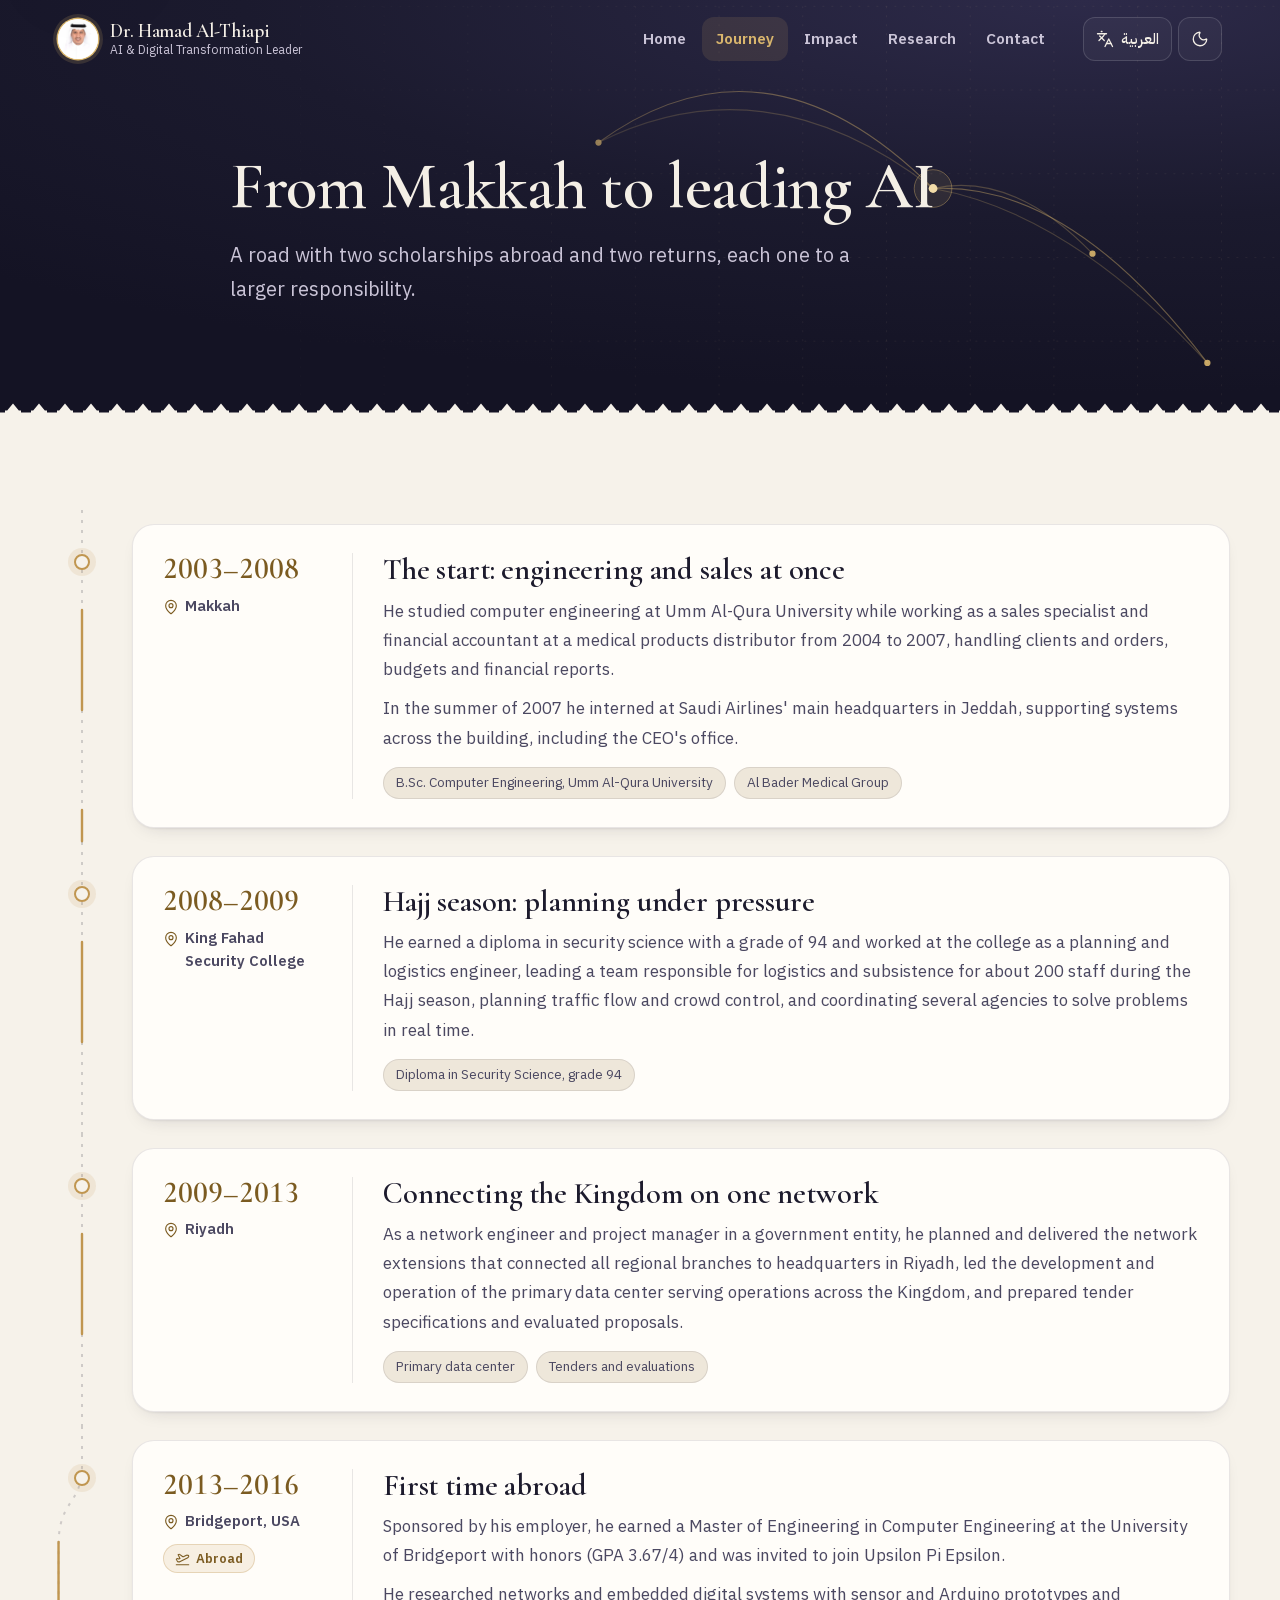
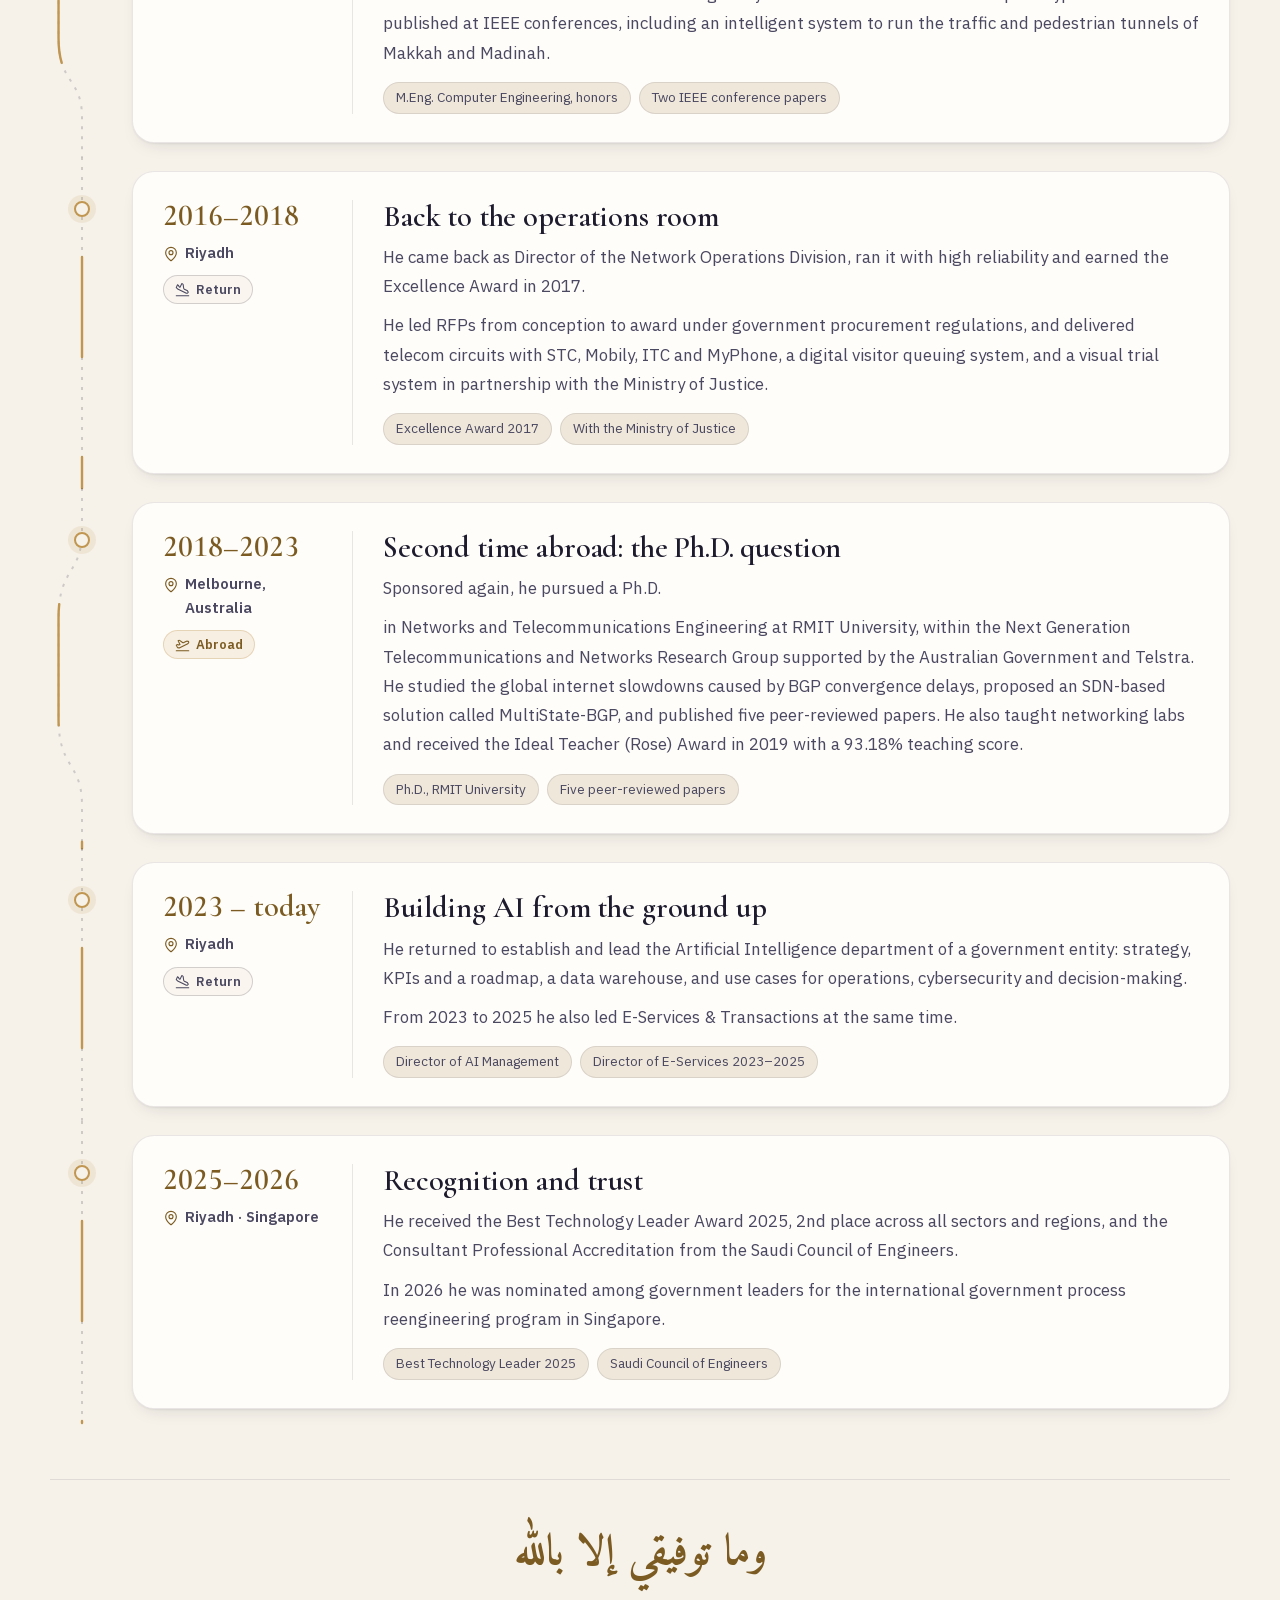
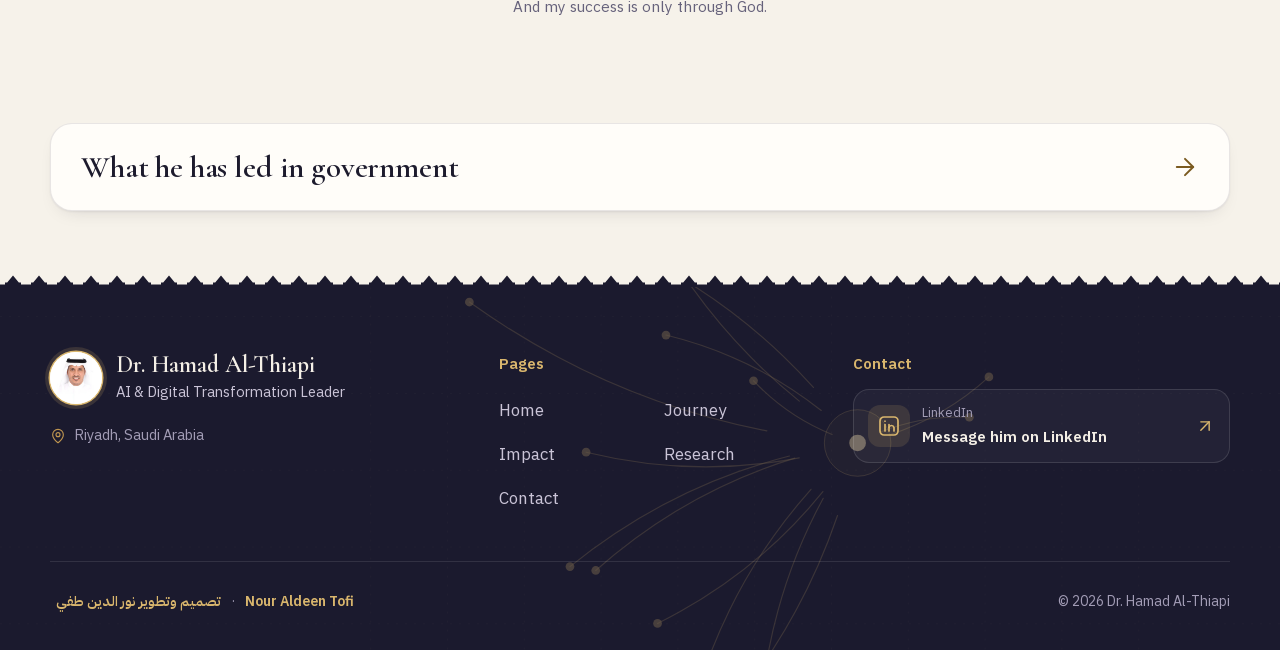
<file: docs/en/journey.html>
<!doctype html>
<html lang="en" dir="ltr" class="no-js" data-theme="light" data-alt="../journey.html">
<head>
<meta charset="utf-8">
<meta name="viewport" content="width=device-width, initial-scale=1, viewport-fit=cover">
<title>Journey | Dr. Hamad Al-Thiapi</title>
<meta name="description" content="The journey of Dr. Hamad Al-Thiapi: from Makkah to leading AI, through a nationwide network and two scholarships abroad.">
<meta name="robots" content="noindex, nofollow">
<link rel="canonical" href="https://nouraldeentofi.github.io/hamad-al-thiapi/en/journey.html">
<link rel="alternate" hreflang="ar" href="https://nouraldeentofi.github.io/hamad-al-thiapi/journey.html">
<link rel="alternate" hreflang="en" href="https://nouraldeentofi.github.io/hamad-al-thiapi/en/journey.html">
<link rel="alternate" hreflang="x-default" href="https://nouraldeentofi.github.io/hamad-al-thiapi/journey.html">
<meta property="og:type" content="profile">
<meta property="og:title" content="Journey | Dr. Hamad Al-Thiapi">
<meta property="og:description" content="The journey of Dr. Hamad Al-Thiapi: from Makkah to leading AI, through a nationwide network and two scholarships abroad.">
<meta property="og:url" content="https://nouraldeentofi.github.io/hamad-al-thiapi/en/journey.html">
<meta property="og:image" content="https://nouraldeentofi.github.io/hamad-al-thiapi/assets/img/og.jpg">
<meta property="og:image:width" content="1200">
<meta property="og:image:height" content="630">
<meta property="og:locale" content="en_US">
<meta property="og:locale:alternate" content="ar_SA">
<meta property="profile:first_name" content="Hamad">
<meta property="profile:last_name" content="Al-Thiapi">
<meta name="twitter:card" content="summary_large_image">
<meta name="twitter:title" content="Journey | Dr. Hamad Al-Thiapi">
<meta name="twitter:description" content="The journey of Dr. Hamad Al-Thiapi: from Makkah to leading AI, through a nationwide network and two scholarships abroad.">
<meta name="twitter:image" content="https://nouraldeentofi.github.io/hamad-al-thiapi/assets/img/og.jpg">
<meta name="author" content="Dr. Hamad Al-Thiapi">
<meta name="theme-color" content="#1b1a2e">
<meta name="color-scheme" content="light dark">
<link rel="icon" href="../assets/img/icon.svg" type="image/svg+xml">
<link rel="apple-touch-icon" href="../assets/img/apple-touch-icon.png">
<link rel="preload" href="../assets/fonts/ibm-plex-sans-arabic-latin-400-normal.woff2" as="font" type="font/woff2" crossorigin><link rel="preload" href="../assets/fonts/ibm-plex-sans-arabic-latin-600-normal.woff2" as="font" type="font/woff2" crossorigin><link rel="preload" href="../assets/fonts/cormorant-garamond-latin-600-normal.woff2" as="font" type="font/woff2" crossorigin><link rel="preload" href="../assets/fonts/ibm-plex-sans-arabic-arabic-600-normal.woff2" as="font" type="font/woff2" crossorigin><link rel="preload" href="../assets/fonts/amiri-arabic-700-normal.woff2" as="font" type="font/woff2" crossorigin>
<script>(function(){var d=document.documentElement;d.className=d.className.replace('no-js','js');try{var t=localStorage.getItem('theme');if(t==='dark'||t==='light'){d.setAttribute('data-theme',t)}}catch(e){}try{var w=localStorage.getItem('lang'),a=d.getAttribute('data-alt');if(w&&w!==d.lang&&a&&!/[?&]stay/.test(location.search)){location.replace(a+location.hash)}}catch(e){}})();</script>
<link rel="stylesheet" href="../assets/style.css">
<script type="application/ld+json">{"@context":"https://schema.org","@graph":[{"@type":"Person","@id":"https://nouraldeentofi.github.io/hamad-al-thiapi/#person","name":"Dr. Hamad Al-Thiapi","alternateName":["Hamad Al-Thiapi","Hamad Al-thiapi","Dr. Hamad Al-thiapi","Hamad Althiapi","Hamad Al Thiapi","Dr Hamad Al Thiapi","Eng. Dr. Hamad Al-Thiapi","Hamad Al-Thiyabi","Hamad Althiyabi","Hamad Al-Dhiyabi","Hamad Aldhiyabi","Hamad Al-Thiabi","Hamad Al-Theyabi","Hamad Al-Diyabi","Hamed Al-Thiapi","حمد الذيابي","د. حمد الذيابي","د / حمد الذيابي","الدكتور حمد الذيابي","المهندس الدكتور حمد الذيابي","حمد الذيابى","حمد الديابي","حمد الزيابي"],"honorificPrefix":"Dr.","givenName":"Hamad","familyName":"Al-Thiapi","jobTitle":["Director of Artificial Intelligence Management","مدير إدارة الذكاء الاصطناعي"],"description":"Dr. Hamad Al-Thiapi, AI and digital transformation leader in the Saudi government sector, with a Ph.D. in Networks & Telecommunications Engineering from RMIT.","url":"https://nouraldeentofi.github.io/hamad-al-thiapi/","address":{"@type":"PostalAddress","addressLocality":"Riyadh","addressCountry":"SA"},"workLocation":{"@type":"Place","name":"Riyadh, Saudi Arabia"},"worksFor":{"@type":"GovernmentOrganization","name":"Saudi government sector (entity not disclosed)","address":{"@type":"PostalAddress","addressLocality":"Riyadh","addressCountry":"SA"}},"hasOccupation":[{"@type":"Occupation","name":"Director of Artificial Intelligence","alternateName":["Head of Artificial Intelligence","AI Director","AI Leader","مدير إدارة الذكاء الاصطناعي","مدير الذكاء الاصطناعي","قائد الذكاء الاصطناعي"],"occupationLocation":{"@type":"City","name":"Riyadh"},"skills":"AI strategy, AI governance, KPIs, data warehouse, AI use cases, DGA/SDAIA/NCA compliance"},{"@type":"Occupation","name":"Digital Transformation Leader","alternateName":["Digital Government Leader","E-Services Director","قائد التحول الرقمي","مدير الخدمات والتعاملات الإلكترونية"]},{"@type":"Occupation","name":"Network and Telecommunications Engineer","alternateName":["Network Engineer","Network Operations Director","مهندس شبكات واتصالات","مدير عمليات الشبكات"]},{"@type":"Occupation","name":"Researcher in computer networks","alternateName":["SDN researcher","BGP researcher","باحث في هندسة الشبكات"]}],"knowsAbout":["Artificial Intelligence","AI strategy","AI governance","Digital transformation","Digital government","Data governance","Data analytics","Cloud migration","Government cloud","Network infrastructure","Software-Defined Networking (SDN)","Border Gateway Protocol (BGP)","BGP convergence","Wireless sensor networks","IT strategy","IT program management","Government procurement","DGA, SDAIA and NCA compliance","الذكاء الاصطناعي","استراتيجية الذكاء الاصطناعي","حوكمة الذكاء الاصطناعي","التحول الرقمي","الحكومة الرقمية","حوكمة البيانات","الحوسبة السحابية","البنية التحتية للشبكات","الشبكات المعرّفة بالبرمجيات"],"alumniOf":[{"@type":"CollegeOrUniversity","name":"RMIT University","address":"Melbourne, Australia"},{"@type":"CollegeOrUniversity","name":"University of Bridgeport","address":"Bridgeport, Connecticut, USA"},{"@type":"CollegeOrUniversity","name":"Umm Al-Qura University","alternateName":"جامعة أم القرى","address":"Makkah, Saudi Arabia"},{"@type":"CollegeOrUniversity","name":"King Fahad Security College","alternateName":"كلية الملك فهد الأمنية","address":"Riyadh, Saudi Arabia"}],"hasCredential":[{"@type":"EducationalOccupationalCredential","credentialCategory":"degree","educationalLevel":"Doctoral","name":"Ph.D., Networks and Telecommunication Engineering","recognizedBy":{"@type":"CollegeOrUniversity","name":"RMIT University"}},{"@type":"EducationalOccupationalCredential","credentialCategory":"degree","educationalLevel":"Master's","name":"Master of Engineering, Computer Engineering (Honors, GPA 3.67/4)","recognizedBy":{"@type":"CollegeOrUniversity","name":"University of Bridgeport"}},{"@type":"EducationalOccupationalCredential","credentialCategory":"degree","educationalLevel":"Bachelor's","name":"Bachelor's degree, Computer Engineering","recognizedBy":{"@type":"CollegeOrUniversity","name":"Umm Al-Qura University"}},{"@type":"EducationalOccupationalCredential","credentialCategory":"diploma","name":"Diploma, Security Science (grade 94)","recognizedBy":{"@type":"CollegeOrUniversity","name":"King Fahad Security College"}},{"@type":"EducationalOccupationalCredential","credentialCategory":"Professional accreditation","name":"Consultant Professional Accreditation","recognizedBy":{"@type":"Organization","name":"Saudi Council of Engineers","alternateName":"الهيئة السعودية للمهندسين"}}],"award":["Best Technology Leader Award 2025 (2nd place across all sectors and regions)","Ideal Teacher (Rose) Award 2019, RMIT University (93.18% teaching score)","Excellence Award 2017 (Network Operations Division)"],"memberOf":{"@type":"Organization","name":"Upsilon Pi Epsilon"},"knowsLanguage":[{"@type":"Language","name":"Arabic","alternateName":"ar"},{"@type":"Language","name":"English","alternateName":"en"}],"sameAs":["https://www.linkedin.com/in/dr-hamad-al-thiapi/"],"image":"https://nouraldeentofi.github.io/hamad-al-thiapi/assets/img/portrait.jpg"},{"@type":"WebSite","@id":"https://nouraldeentofi.github.io/hamad-al-thiapi/#website","url":"https://nouraldeentofi.github.io/hamad-al-thiapi/","name":"Dr. Hamad Al-Thiapi","alternateName":"د. حمد الذيابي","inLanguage":["ar","en"],"about":{"@id":"https://nouraldeentofi.github.io/hamad-al-thiapi/#person"}},{"@type":"WebPage","@id":"https://nouraldeentofi.github.io/hamad-al-thiapi/en/journey.html#page","url":"https://nouraldeentofi.github.io/hamad-al-thiapi/en/journey.html","name":"Journey | Dr. Hamad Al-Thiapi","description":"The journey of Dr. Hamad Al-Thiapi: from Makkah to leading AI, through a nationwide network and two scholarships abroad.","inLanguage":"en","isPartOf":{"@id":"https://nouraldeentofi.github.io/hamad-al-thiapi/#website"},"about":{"@id":"https://nouraldeentofi.github.io/hamad-al-thiapi/#person"},"breadcrumb":{"@type":"BreadcrumbList","itemListElement":[{"@type":"ListItem","position":1,"name":"Home","item":"https://nouraldeentofi.github.io/hamad-al-thiapi/en/"},{"@type":"ListItem","position":2,"name":"Journey","item":"https://nouraldeentofi.github.io/hamad-al-thiapi/en/journey.html"}]}}]}</script>
</head>
<body data-page="journey">
<a class="skip" href="#main">Skip to content</a>
<div class="progress" aria-hidden="true"></div>
<header class="site-header" data-header>
  <div class="bar">
    <a class="brand" href="./">
      <span class="mark"><img src="../assets/img/portrait-360.webp" width="40" height="40" alt="" decoding="async"></span>
      <span class="brand-text"><span class="brand-name">Dr. Hamad Al-Thiapi</span><span class="brand-role">AI &amp; Digital Transformation Leader</span></span>
    </a>
    <nav class="nav" aria-label="Main navigation"><a class="nav-link" href="./">Home</a><a class="nav-link" href="journey.html" aria-current="page">Journey</a><a class="nav-link" href="impact.html">Impact</a><a class="nav-link" href="research.html">Research</a><a class="nav-link" href="contact.html">Contact</a></nav>
    <div class="tools">
      <a class="tool tool--lang" href="../journey.html" hreflang="ar" lang="ar" data-lang-switch="ar"><svg class="ic" viewBox="0 0 24 24" fill="none" stroke="currentColor" stroke-width="1.7" stroke-linecap="round" stroke-linejoin="round" aria-hidden="true" focusable="false"><path d="m5 8 6 6" /> <path d="m4 14 6-6 2-3" /> <path d="M2 5h12" /> <path d="M7 2h1" /> <path d="m22 22-5-10-5 10" /> <path d="M14 18h6" /></svg><span class="lang-l">العربية</span><span class="lang-s">عربي</span></a>
      <button class="tool tool--theme" type="button" data-theme-toggle aria-label="Toggle dark mode" aria-pressed="false"><svg class="ic ic-moon" viewBox="0 0 24 24" fill="none" stroke="currentColor" stroke-width="1.7" stroke-linecap="round" stroke-linejoin="round" aria-hidden="true" focusable="false"><path d="M20.985 12.486a9 9 0 1 1-9.473-9.472c.405-.022.617.46.402.803a6 6 0 0 0 8.268 8.268c.344-.215.825-.004.803.401" /></svg><svg class="ic ic-sun" viewBox="0 0 24 24" fill="none" stroke="currentColor" stroke-width="1.7" stroke-linecap="round" stroke-linejoin="round" aria-hidden="true" focusable="false"><circle cx="12" cy="12" r="4" /> <path d="M12 2v2" /> <path d="M12 20v2" /> <path d="m4.93 4.93 1.41 1.41" /> <path d="m17.66 17.66 1.41 1.41" /> <path d="M2 12h2" /> <path d="M20 12h2" /> <path d="m6.34 17.66-1.41 1.41" /> <path d="m19.07 4.93-1.41 1.41" /></svg></button>
    </div>
  </div>
</header>
<main id="main" tabindex="-1">
<section class="phero" data-section>
  <div class="sky sky--world " aria-hidden="true"><svg class="sky-svg" viewBox="380 -10 1180 660" preserveAspectRatio="xMaxYMid meet" aria-hidden="true" focusable="false"><g class="grat"><line x1="0" y1="0" x2="0" y2="800"/><line x1="133.3" y1="0" x2="133.3" y2="800"/><line x1="266.7" y1="0" x2="266.7" y2="800"/><line x1="400" y1="0" x2="400" y2="800"/><line x1="533.3" y1="0" x2="533.3" y2="800"/><line x1="666.7" y1="0" x2="666.7" y2="800"/><line x1="800" y1="0" x2="800" y2="800"/><line x1="933.3" y1="0" x2="933.3" y2="800"/><line x1="1066.7" y1="0" x2="1066.7" y2="800"/><line x1="1200" y1="0" x2="1200" y2="800"/><line x1="1333.3" y1="0" x2="1333.3" y2="800"/><line x1="1466.7" y1="0" x2="1466.7" y2="800"/><line x1="1600" y1="0" x2="1600" y2="800"/><line x1="0" y1="666.7" x2="1600" y2="666.7"/><line x1="0" y1="533.3" x2="1600" y2="533.3"/><line x1="0" y1="400" x2="1600" y2="400"/><line x1="0" y1="266.7" x2="1600" y2="266.7"/><line x1="0" y1="133.3" x2="1600" y2="133.3"/><line x1="0" y1="0" x2="1600" y2="0"/></g><g class="routes"><path class="route" pathLength="1" style="--i:0" d="M1007.5 290.2Q741.1 23.6 474.7 217" data-packets="1" data-speed="5"/><path class="route route--back" pathLength="1" style="--i:1" d="M474.7 217Q741.1 83.6 1007.5 290.2" data-packets="1" data-speed="5"/><path class="route" pathLength="1" style="--i:2" d="M1007.5 290.2Q1225.9 279.1 1444.3 568" data-packets="1" data-speed="5"/><path class="route route--back" pathLength="1" style="--i:3" d="M1444.3 568Q1225.9 329.1 1007.5 290.2" data-packets="1" data-speed="5"/><path class="route route--soft" pathLength="1" style="--i:4" d="M1007.5 290.2Q1134.4 262.1 1261.4 394" data-packets="1" data-speed="6"/></g><g class="nodes"><circle class="node node--big" cx="474.7" cy="217" r="5"/><circle class="node node--big" cx="1444.3" cy="568" r="5"/><circle class="node node--big" cx="1261.4" cy="394" r="5"/></g><circle class="hub-halo" cx="1007.5" cy="290.2" r="30"/><circle class="hub" cx="1007.5" cy="290.2" r="7"/><g class="packets"></g></svg></div>
  <div class="wrap phero-inner" data-hero-out>
    <h1 class="phero-title page-title" data-enter style="--d:80ms">From Makkah to leading AI</h1>
    <p class="phero-lead" data-enter style="--d:200ms">A road with two scholarships abroad and two returns, each one to a larger responsibility.</p>
    
  </div>
  <div class="parapet" aria-hidden="true"></div>
</section>
<section class="sec journey" data-section>
  <div class="wrap">
    <ol class="chapters"><li class="ch ch--home" data-section>
  <div class="rail" aria-hidden="true"><svg viewBox="0 0 60 100" preserveAspectRatio="none" focusable="false"><path class="rail-base" d="M30 0 V100" vector-effect="non-scaling-stroke"/><path class="rail-draw" pathLength="1" d="M30 0 V100" vector-effect="non-scaling-stroke"/></svg><span class="rail-node"></span></div>
  <article class="card ch-card" data-reveal>
    <div class="ch-side"><span class="ch-years"><span dir="ltr">2003–2008</span></span><span class="ch-place"><svg class="ic" viewBox="0 0 24 24" fill="none" stroke="currentColor" stroke-width="1.7" stroke-linecap="round" stroke-linejoin="round" aria-hidden="true" focusable="false"><path d="M20 10c0 4.993-5.539 10.193-7.399 11.799a1 1 0 0 1-1.202 0C9.539 20.193 4 14.993 4 10a8 8 0 0 1 16 0" /> <circle cx="12" cy="10" r="3" /></svg>Makkah</span></div>
    <div class="ch-main">
      <h2 class="ch-h">The start: engineering and sales at once</h2>
      <p class="ch-p">He studied computer engineering at Umm Al-Qura University while working as a sales specialist and financial accountant at a medical products distributor from 2004 to 2007, handling clients and orders, budgets and financial reports.</p><button class="ch-toggle" type="button" aria-expanded="false" aria-controls="chm-en-0"><span class="t-open">Show details</span><span class="t-close">Hide details</span><svg class="ic ch-toggle-ic" viewBox="0 0 24 24" fill="none" stroke="currentColor" stroke-width="1.7" stroke-linecap="round" stroke-linejoin="round" aria-hidden="true" focusable="false"><path d="m6 9 6 6 6-6" /></svg></button><div class="ch-more" id="chm-en-0"><div class="ch-more-in"><p class="ch-p">In the summer of 2007 he interned at Saudi Airlines&#x27; main headquarters in Jeddah, supporting systems across the building, including the CEO&#x27;s office.</p></div></div>
      <ul class="ch-tags"><li>B.Sc. Computer Engineering, Umm Al-Qura University</li><li>Al Bader Medical Group</li></ul>
    </div>
  </article>
</li><li class="ch ch--home" data-section>
  <div class="rail" aria-hidden="true"><svg viewBox="0 0 60 100" preserveAspectRatio="none" focusable="false"><path class="rail-base" d="M30 0 V100" vector-effect="non-scaling-stroke"/><path class="rail-draw" pathLength="1" d="M30 0 V100" vector-effect="non-scaling-stroke"/></svg><span class="rail-node"></span></div>
  <article class="card ch-card" data-reveal>
    <div class="ch-side"><span class="ch-years"><span dir="ltr">2008–2009</span></span><span class="ch-place"><svg class="ic" viewBox="0 0 24 24" fill="none" stroke="currentColor" stroke-width="1.7" stroke-linecap="round" stroke-linejoin="round" aria-hidden="true" focusable="false"><path d="M20 10c0 4.993-5.539 10.193-7.399 11.799a1 1 0 0 1-1.202 0C9.539 20.193 4 14.993 4 10a8 8 0 0 1 16 0" /> <circle cx="12" cy="10" r="3" /></svg>King Fahad Security College</span></div>
    <div class="ch-main">
      <h2 class="ch-h">Hajj season: planning under pressure</h2>
      <p class="ch-p">He earned a diploma in security science with a grade of 94 and worked at the college as a planning and logistics engineer, leading a team responsible for logistics and subsistence for about 200 staff during the Hajj season, planning traffic flow and crowd control, and coordinating several agencies to solve problems in real time.</p>
      <ul class="ch-tags"><li>Diploma in Security Science, grade 94</li></ul>
    </div>
  </article>
</li><li class="ch ch--home" data-section>
  <div class="rail" aria-hidden="true"><svg viewBox="0 0 60 100" preserveAspectRatio="none" focusable="false"><path class="rail-base" d="M30 0 V100" vector-effect="non-scaling-stroke"/><path class="rail-draw" pathLength="1" d="M30 0 V100" vector-effect="non-scaling-stroke"/></svg><span class="rail-node"></span></div>
  <article class="card ch-card" data-reveal>
    <div class="ch-side"><span class="ch-years"><span dir="ltr">2009–2013</span></span><span class="ch-place"><svg class="ic" viewBox="0 0 24 24" fill="none" stroke="currentColor" stroke-width="1.7" stroke-linecap="round" stroke-linejoin="round" aria-hidden="true" focusable="false"><path d="M20 10c0 4.993-5.539 10.193-7.399 11.799a1 1 0 0 1-1.202 0C9.539 20.193 4 14.993 4 10a8 8 0 0 1 16 0" /> <circle cx="12" cy="10" r="3" /></svg>Riyadh</span></div>
    <div class="ch-main">
      <h2 class="ch-h">Connecting the Kingdom on one network</h2>
      <p class="ch-p">As a network engineer and project manager in a government entity, he planned and delivered the network extensions that connected all regional branches to headquarters in Riyadh, led the development and operation of the primary data center serving operations across the Kingdom, and prepared tender specifications and evaluated proposals.</p>
      <ul class="ch-tags"><li>Primary data center</li><li>Tenders and evaluations</li></ul>
    </div>
  </article>
</li><li class="ch ch--abroad" data-section>
  <div class="rail" aria-hidden="true"><svg viewBox="0 0 60 100" preserveAspectRatio="none" focusable="false"><path class="rail-base" d="M30 0 V12 C30 24 52 22 52 36 V64 C52 78 30 76 30 88 V100" vector-effect="non-scaling-stroke"/><path class="rail-draw" pathLength="1" d="M30 0 V12 C30 24 52 22 52 36 V64 C52 78 30 76 30 88 V100" vector-effect="non-scaling-stroke"/></svg><span class="rail-node"></span></div>
  <article class="card ch-card" data-reveal>
    <div class="ch-side"><span class="ch-years"><span dir="ltr">2013–2016</span></span><span class="ch-place"><svg class="ic" viewBox="0 0 24 24" fill="none" stroke="currentColor" stroke-width="1.7" stroke-linecap="round" stroke-linejoin="round" aria-hidden="true" focusable="false"><path d="M20 10c0 4.993-5.539 10.193-7.399 11.799a1 1 0 0 1-1.202 0C9.539 20.193 4 14.993 4 10a8 8 0 0 1 16 0" /> <circle cx="12" cy="10" r="3" /></svg>Bridgeport, USA</span><span class="chip chip--gold"><svg class="ic" viewBox="0 0 24 24" fill="none" stroke="currentColor" stroke-width="1.7" stroke-linecap="round" stroke-linejoin="round" aria-hidden="true" focusable="false"><path d="M2 22h20" /> <path d="M6.36 17.4 4 17l-2-4 1.1-.55a2 2 0 0 1 1.8 0l.17.1a2 2 0 0 0 1.8 0L8 12 5 6l.9-.45a2 2 0 0 1 2.09.2l4.02 3a2 2 0 0 0 2.1.2l4.19-2.06a2.41 2.41 0 0 1 1.73-.17L21 7a1.4 1.4 0 0 1 .87 1.99l-.38.76c-.23.46-.6.84-1.07 1.08L7.58 17.2a2 2 0 0 1-1.22.18Z" /></svg>Abroad</span></div>
    <div class="ch-main">
      <h2 class="ch-h">First time abroad</h2>
      <p class="ch-p">Sponsored by his employer, he earned a Master of Engineering in Computer Engineering at the University of Bridgeport with honors (GPA 3.67/4) and was invited to join Upsilon Pi Epsilon.</p><button class="ch-toggle" type="button" aria-expanded="false" aria-controls="chm-en-3"><span class="t-open">Show details</span><span class="t-close">Hide details</span><svg class="ic ch-toggle-ic" viewBox="0 0 24 24" fill="none" stroke="currentColor" stroke-width="1.7" stroke-linecap="round" stroke-linejoin="round" aria-hidden="true" focusable="false"><path d="m6 9 6 6 6-6" /></svg></button><div class="ch-more" id="chm-en-3"><div class="ch-more-in"><p class="ch-p">He researched networks and embedded digital systems with sensor and Arduino prototypes and published at IEEE conferences, including an intelligent system to run the traffic and pedestrian tunnels of Makkah and Madinah.</p></div></div>
      <ul class="ch-tags"><li>M.Eng. Computer Engineering, honors</li><li>Two IEEE conference papers</li></ul>
    </div>
  </article>
</li><li class="ch ch--return" data-section>
  <div class="rail" aria-hidden="true"><svg viewBox="0 0 60 100" preserveAspectRatio="none" focusable="false"><path class="rail-base" d="M30 0 V100" vector-effect="non-scaling-stroke"/><path class="rail-draw" pathLength="1" d="M30 0 V100" vector-effect="non-scaling-stroke"/></svg><span class="rail-node"></span></div>
  <article class="card ch-card" data-reveal>
    <div class="ch-side"><span class="ch-years"><span dir="ltr">2016–2018</span></span><span class="ch-place"><svg class="ic" viewBox="0 0 24 24" fill="none" stroke="currentColor" stroke-width="1.7" stroke-linecap="round" stroke-linejoin="round" aria-hidden="true" focusable="false"><path d="M20 10c0 4.993-5.539 10.193-7.399 11.799a1 1 0 0 1-1.202 0C9.539 20.193 4 14.993 4 10a8 8 0 0 1 16 0" /> <circle cx="12" cy="10" r="3" /></svg>Riyadh</span><span class="chip"><svg class="ic" viewBox="0 0 24 24" fill="none" stroke="currentColor" stroke-width="1.7" stroke-linecap="round" stroke-linejoin="round" aria-hidden="true" focusable="false"><path d="M2 22h20" /> <path d="M3.77 10.77 2 9l2-4.5 1.1.55c.55.28.9.84.9 1.45s.35 1.17.9 1.45L8 8.5l3-6 1.05.53a2 2 0 0 1 1.09 1.52l.72 5.4a2 2 0 0 0 1.09 1.52l4.4 2.2c.42.22.78.55 1.01.96l.6 1.03c.49.88-.06 1.98-1.06 2.1l-1.18.15c-.47.06-.95-.02-1.37-.24L4.29 11.15a2 2 0 0 1-.52-.38Z" /></svg>Return</span></div>
    <div class="ch-main">
      <h2 class="ch-h">Back to the operations room</h2>
      <p class="ch-p">He came back as Director of the Network Operations Division, ran it with high reliability and earned the Excellence Award in 2017.</p><button class="ch-toggle" type="button" aria-expanded="false" aria-controls="chm-en-4"><span class="t-open">Show details</span><span class="t-close">Hide details</span><svg class="ic ch-toggle-ic" viewBox="0 0 24 24" fill="none" stroke="currentColor" stroke-width="1.7" stroke-linecap="round" stroke-linejoin="round" aria-hidden="true" focusable="false"><path d="m6 9 6 6 6-6" /></svg></button><div class="ch-more" id="chm-en-4"><div class="ch-more-in"><p class="ch-p">He led RFPs from conception to award under government procurement regulations, and delivered telecom circuits with STC, Mobily, ITC and MyPhone, a digital visitor queuing system, and a visual trial system in partnership with the Ministry of Justice.</p></div></div>
      <ul class="ch-tags"><li>Excellence Award 2017</li><li>With the Ministry of Justice</li></ul>
    </div>
  </article>
</li><li class="ch ch--abroad" data-section>
  <div class="rail" aria-hidden="true"><svg viewBox="0 0 60 100" preserveAspectRatio="none" focusable="false"><path class="rail-base" d="M30 0 V12 C30 24 52 22 52 36 V64 C52 78 30 76 30 88 V100" vector-effect="non-scaling-stroke"/><path class="rail-draw" pathLength="1" d="M30 0 V12 C30 24 52 22 52 36 V64 C52 78 30 76 30 88 V100" vector-effect="non-scaling-stroke"/></svg><span class="rail-node"></span></div>
  <article class="card ch-card" data-reveal>
    <div class="ch-side"><span class="ch-years"><span dir="ltr">2018–2023</span></span><span class="ch-place"><svg class="ic" viewBox="0 0 24 24" fill="none" stroke="currentColor" stroke-width="1.7" stroke-linecap="round" stroke-linejoin="round" aria-hidden="true" focusable="false"><path d="M20 10c0 4.993-5.539 10.193-7.399 11.799a1 1 0 0 1-1.202 0C9.539 20.193 4 14.993 4 10a8 8 0 0 1 16 0" /> <circle cx="12" cy="10" r="3" /></svg>Melbourne, Australia</span><span class="chip chip--gold"><svg class="ic" viewBox="0 0 24 24" fill="none" stroke="currentColor" stroke-width="1.7" stroke-linecap="round" stroke-linejoin="round" aria-hidden="true" focusable="false"><path d="M2 22h20" /> <path d="M6.36 17.4 4 17l-2-4 1.1-.55a2 2 0 0 1 1.8 0l.17.1a2 2 0 0 0 1.8 0L8 12 5 6l.9-.45a2 2 0 0 1 2.09.2l4.02 3a2 2 0 0 0 2.1.2l4.19-2.06a2.41 2.41 0 0 1 1.73-.17L21 7a1.4 1.4 0 0 1 .87 1.99l-.38.76c-.23.46-.6.84-1.07 1.08L7.58 17.2a2 2 0 0 1-1.22.18Z" /></svg>Abroad</span></div>
    <div class="ch-main">
      <h2 class="ch-h">Second time abroad: the Ph.D. question</h2>
      <p class="ch-p">Sponsored again, he pursued a Ph.D.</p><button class="ch-toggle" type="button" aria-expanded="false" aria-controls="chm-en-5"><span class="t-open">Show details</span><span class="t-close">Hide details</span><svg class="ic ch-toggle-ic" viewBox="0 0 24 24" fill="none" stroke="currentColor" stroke-width="1.7" stroke-linecap="round" stroke-linejoin="round" aria-hidden="true" focusable="false"><path d="m6 9 6 6 6-6" /></svg></button><div class="ch-more" id="chm-en-5"><div class="ch-more-in"><p class="ch-p">in Networks and Telecommunications Engineering at RMIT University, within the Next Generation Telecommunications and Networks Research Group supported by the Australian Government and Telstra. He studied the global internet slowdowns caused by BGP convergence delays, proposed an SDN-based solution called MultiState-BGP, and published five peer-reviewed papers. He also taught networking labs and received the Ideal Teacher (Rose) Award in 2019 with a 93.18% teaching score.</p></div></div>
      <ul class="ch-tags"><li>Ph.D., RMIT University</li><li>Five peer-reviewed papers</li></ul>
    </div>
  </article>
</li><li class="ch ch--return" data-section>
  <div class="rail" aria-hidden="true"><svg viewBox="0 0 60 100" preserveAspectRatio="none" focusable="false"><path class="rail-base" d="M30 0 V100" vector-effect="non-scaling-stroke"/><path class="rail-draw" pathLength="1" d="M30 0 V100" vector-effect="non-scaling-stroke"/></svg><span class="rail-node"></span></div>
  <article class="card ch-card" data-reveal>
    <div class="ch-side"><span class="ch-years">2023 – today</span><span class="ch-place"><svg class="ic" viewBox="0 0 24 24" fill="none" stroke="currentColor" stroke-width="1.7" stroke-linecap="round" stroke-linejoin="round" aria-hidden="true" focusable="false"><path d="M20 10c0 4.993-5.539 10.193-7.399 11.799a1 1 0 0 1-1.202 0C9.539 20.193 4 14.993 4 10a8 8 0 0 1 16 0" /> <circle cx="12" cy="10" r="3" /></svg>Riyadh</span><span class="chip"><svg class="ic" viewBox="0 0 24 24" fill="none" stroke="currentColor" stroke-width="1.7" stroke-linecap="round" stroke-linejoin="round" aria-hidden="true" focusable="false"><path d="M2 22h20" /> <path d="M3.77 10.77 2 9l2-4.5 1.1.55c.55.28.9.84.9 1.45s.35 1.17.9 1.45L8 8.5l3-6 1.05.53a2 2 0 0 1 1.09 1.52l.72 5.4a2 2 0 0 0 1.09 1.52l4.4 2.2c.42.22.78.55 1.01.96l.6 1.03c.49.88-.06 1.98-1.06 2.1l-1.18.15c-.47.06-.95-.02-1.37-.24L4.29 11.15a2 2 0 0 1-.52-.38Z" /></svg>Return</span></div>
    <div class="ch-main">
      <h2 class="ch-h">Building AI from the ground up</h2>
      <p class="ch-p">He returned to establish and lead the Artificial Intelligence department of a government entity: strategy, KPIs and a roadmap, a data warehouse, and use cases for operations, cybersecurity and decision-making.</p><button class="ch-toggle" type="button" aria-expanded="false" aria-controls="chm-en-6"><span class="t-open">Show details</span><span class="t-close">Hide details</span><svg class="ic ch-toggle-ic" viewBox="0 0 24 24" fill="none" stroke="currentColor" stroke-width="1.7" stroke-linecap="round" stroke-linejoin="round" aria-hidden="true" focusable="false"><path d="m6 9 6 6 6-6" /></svg></button><div class="ch-more" id="chm-en-6"><div class="ch-more-in"><p class="ch-p">From 2023 to 2025 he also led E-Services &amp; Transactions at the same time.</p></div></div>
      <ul class="ch-tags"><li>Director of AI Management</li><li>Director of E-Services 2023–2025</li></ul>
    </div>
  </article>
</li><li class="ch ch--home" data-section>
  <div class="rail" aria-hidden="true"><svg viewBox="0 0 60 100" preserveAspectRatio="none" focusable="false"><path class="rail-base" d="M30 0 V100" vector-effect="non-scaling-stroke"/><path class="rail-draw" pathLength="1" d="M30 0 V100" vector-effect="non-scaling-stroke"/></svg><span class="rail-node"></span></div>
  <article class="card ch-card" data-reveal>
    <div class="ch-side"><span class="ch-years"><span dir="ltr">2025–2026</span></span><span class="ch-place"><svg class="ic" viewBox="0 0 24 24" fill="none" stroke="currentColor" stroke-width="1.7" stroke-linecap="round" stroke-linejoin="round" aria-hidden="true" focusable="false"><path d="M20 10c0 4.993-5.539 10.193-7.399 11.799a1 1 0 0 1-1.202 0C9.539 20.193 4 14.993 4 10a8 8 0 0 1 16 0" /> <circle cx="12" cy="10" r="3" /></svg>Riyadh · Singapore</span></div>
    <div class="ch-main">
      <h2 class="ch-h">Recognition and trust</h2>
      <p class="ch-p">He received the Best Technology Leader Award 2025, 2nd place across all sectors and regions, and the Consultant Professional Accreditation from the Saudi Council of Engineers.</p><button class="ch-toggle" type="button" aria-expanded="false" aria-controls="chm-en-7"><span class="t-open">Show details</span><span class="t-close">Hide details</span><svg class="ic ch-toggle-ic" viewBox="0 0 24 24" fill="none" stroke="currentColor" stroke-width="1.7" stroke-linecap="round" stroke-linejoin="round" aria-hidden="true" focusable="false"><path d="m6 9 6 6 6-6" /></svg></button><div class="ch-more" id="chm-en-7"><div class="ch-more-in"><p class="ch-p">In 2026 he was nominated among government leaders for the international government process reengineering program in Singapore.</p></div></div>
      <ul class="ch-tags"><li>Best Technology Leader 2025</li><li>Saudi Council of Engineers</li></ul>
    </div>
  </article>
</li></ol>
    <div class="closing" data-reveal><p class="closing-ar" lang="ar" dir="rtl">وما توفيقي إلا بالله</p><p class="closing-sub">And my success is only through God.</p></div>
  </div>
</section>
<div class="wrap next"><a class="next-link" href="impact.html" data-reveal><span>What he has led in government</span><svg class="ic next-ic" viewBox="0 0 24 24" fill="none" stroke="currentColor" stroke-width="1.7" stroke-linecap="round" stroke-linejoin="round" aria-hidden="true" focusable="false"><path d="M5 12h14" /> <path d="m12 5 7 7-7 7" /></svg></a></div>
</main>
<div class="parapet parapet--night" aria-hidden="true"></div>
<footer class="site-footer">
  <div class="sky sky--kingdom sky--footer" aria-hidden="true"><svg class="sky-svg" viewBox="0 0 1000 1000" preserveAspectRatio="xMidYMid slice" aria-hidden="true" focusable="false"><g class="grat"><line x1="289.6" y1="0" x2="289.6" y2="1000"/><line x1="349.6" y1="0" x2="349.6" y2="1000"/><line x1="409.6" y1="0" x2="409.6" y2="1000"/><line x1="469.6" y1="0" x2="469.6" y2="1000"/><line x1="529.6" y1="0" x2="529.6" y2="1000"/><line x1="589.6" y1="0" x2="589.6" y2="1000"/><line x1="649.6" y1="0" x2="649.6" y2="1000"/><line x1="709.6" y1="0" x2="709.6" y2="1000"/><line x1="769.6" y1="0" x2="769.6" y2="1000"/><line x1="829.6" y1="0" x2="829.6" y2="1000"/><line x1="889.6" y1="0" x2="889.6" y2="1000"/><line x1="0" y1="801.3" x2="1000" y2="801.3"/><line x1="0" y1="741.3" x2="1000" y2="741.3"/><line x1="0" y1="681.3" x2="1000" y2="681.3"/><line x1="0" y1="621.3" x2="1000" y2="621.3"/><line x1="0" y1="561.3" x2="1000" y2="561.3"/><line x1="0" y1="501.3" x2="1000" y2="501.3"/><line x1="0" y1="441.3" x2="1000" y2="441.3"/><line x1="0" y1="381.3" x2="1000" y2="381.3"/><line x1="0" y1="321.3" x2="1000" y2="321.3"/><line x1="0" y1="261.3" x2="1000" y2="261.3"/></g><g class="routes"><path class="route" pathLength="1" style="--i:0" d="M465.4 579.6Q553.8 501.2 670 480" data-packets="1" data-speed="7"/><path class="route" pathLength="1" style="--i:1" d="M457.9 487.2Q565 513.3 670 480" data-packets="1" data-speed="7.5"/><path class="route" pathLength="1" style="--i:2" d="M772.6 428.4Q728.5 468.6 670 480" data-packets="1" data-speed="8.5"/><path class="route" pathLength="1" style="--i:3" d="M588.7 431.4Q622.5 467.1 670 480" data-packets="1" data-speed="6.1"/><path class="route" pathLength="1" style="--i:4" d="M520.3 395.7Q607 416.9 670 480" data-packets="1" data-speed="7"/><path class="route" pathLength="1" style="--i:5" d="M366.7 369.9Q502.9 467.4 670 480" data-packets="1" data-speed="10"/><path class="route" pathLength="1" style="--i:6" d="M475.9 322.2Q595 373.9 670 480" data-packets="1" data-speed="9.3"/><path class="route" pathLength="1" style="--i:7" d="M500.8 291.9Q559.1 409.6 670 480" data-packets="1" data-speed="8.6"/><path class="route" pathLength="1" style="--i:8" d="M544.6 674.7Q580 559.8 670 480" data-packets="1" data-speed="8.5"/><path class="route" pathLength="1" style="--i:9" d="M546.1 714.6Q640.9 614.6 670 480" data-packets="1" data-speed="8.1"/><path class="route" pathLength="1" style="--i:10" d="M593.5 696.6Q601.4 577.6 670 480" data-packets="1" data-speed="8.7"/><path class="route" pathLength="1" style="--i:11" d="M513.7 621Q611.6 572.4 670 480" data-packets="1" data-speed="9"/><path class="route" pathLength="1" style="--i:12" d="M445.3 576.6Q544.1 496.8 670 480" data-packets="1" data-speed="7.2"/><path class="route" pathLength="1" style="--i:13" d="M757.3 459.9Q710.8 457.7 670 480" data-packets="1" data-speed="9.5"/></g><g class="nodes"><circle class="node" cx="465.4" cy="579.6" r="3.4" style="--tw:2176ms"/><circle class="node" cx="457.9" cy="487.2" r="3.4" style="--tw:2415ms"/><circle class="node" cx="772.6" cy="428.4" r="3.4" style="--tw:262ms"/><circle class="node" cx="588.7" cy="431.4" r="3.4" style="--tw:3349ms"/><circle class="node" cx="520.3" cy="395.7" r="3.4" style="--tw:937ms"/><circle class="node" cx="366.7" cy="369.9" r="3.4" style="--tw:1881ms"/><circle class="node" cx="475.9" cy="322.2" r="3.4" style="--tw:1905ms"/><circle class="node" cx="500.8" cy="291.9" r="3.4" style="--tw:602ms"/><circle class="node" cx="544.6" cy="674.7" r="3.4" style="--tw:3472ms"/><circle class="node" cx="546.1" cy="714.6" r="3.4" style="--tw:2965ms"/><circle class="node" cx="593.5" cy="696.6" r="3.4" style="--tw:256ms"/><circle class="node" cx="513.7" cy="621" r="3.4" style="--tw:2364ms"/><circle class="node" cx="445.3" cy="576.6" r="3.4" style="--tw:124ms"/><circle class="node" cx="757.3" cy="459.9" r="3.4" style="--tw:1890ms"/></g><circle class="hub-halo" cx="670" cy="480" r="26"/><circle class="hub" cx="670" cy="480" r="6.5"/><g class="packets"></g></svg></div>
  <div class="wrap f-grid">
    <div class="f-col f-id">
      <a class="f-brand" href="./"><span class="mark"><img src="../assets/img/portrait-360.webp" width="52" height="52" alt="" decoding="async"></span><span><span class="f-name">Dr. Hamad Al-Thiapi</span><span class="f-role">AI &amp; Digital Transformation Leader</span></span></a>
      <p class="f-city"><svg class="ic" viewBox="0 0 24 24" fill="none" stroke="currentColor" stroke-width="1.7" stroke-linecap="round" stroke-linejoin="round" aria-hidden="true" focusable="false"><path d="M20 10c0 4.993-5.539 10.193-7.399 11.799a1 1 0 0 1-1.202 0C9.539 20.193 4 14.993 4 10a8 8 0 0 1 16 0" /> <circle cx="12" cy="10" r="3" /></svg><span>Riyadh, Saudi Arabia</span></p>
    </div>
    <nav class="f-col f-nav" aria-label="Pages"><h2 class="f-h">Pages</h2><div class="f-links"><a class="f-link" href="./">Home</a><a class="f-link" href="journey.html">Journey</a><a class="f-link" href="impact.html">Impact</a><a class="f-link" href="research.html">Research</a><a class="f-link" href="contact.html">Contact</a></div></nav>
    <div class="f-col f-contact"><h2 class="f-h">Contact</h2><a class="fcard fcard--linkedin" href="https://www.linkedin.com/in/dr-hamad-al-thiapi/" target="_blank" rel="noopener"><span class="ccard-ic"><svg class="ic" viewBox="0 0 24 24" fill="none" stroke="currentColor" stroke-width="1.7" stroke-linecap="round" stroke-linejoin="round" aria-hidden="true" focusable="false"><rect x="3" y="3" width="18" height="18" rx="4"/><path d="M8 10.5V17"/><path d="M8 7.2v.01"/><path d="M12 17v-6.5"/><path d="M12 13.4a2.6 2.6 0 0 1 5 0V17"/></svg></span><span class="ccard-text"><span class="ccard-label">LinkedIn</span><span class="ccard-value">Message him on LinkedIn</span></span><svg class="ic ccard-go" viewBox="0 0 24 24" fill="none" stroke="currentColor" stroke-width="1.7" stroke-linecap="round" stroke-linejoin="round" aria-hidden="true" focusable="false"><path d="M7 7h10v10" /> <path d="M7 17 17 7" /></svg></a></div>
  </div>
  <div class="wrap f-bottom">
    <p class="maker"><span lang="ar" dir="rtl"><a href="https://nouraldeentofi.com" target="_blank" rel="noopener">تصميم وتطوير نور الدين طفي</a></span> <span class="dot" aria-hidden="true">·</span> <span lang="en" dir="ltr"><a href="https://nouraldeentofi.com" target="_blank" rel="noopener">Nour Aldeen Tofi</a></span></p>
    <p class="copy"><span dir="ltr">© 2026</span> Dr. Hamad Al-Thiapi</p>
  </div>
</footer>
<nav class="dock" aria-label="Navigation"><a class="dock-item" href="./"><svg class="ic" viewBox="0 0 24 24" fill="none" stroke="currentColor" stroke-width="1.7" stroke-linecap="round" stroke-linejoin="round" aria-hidden="true" focusable="false"><path d="M15 21v-8a1 1 0 0 0-1-1h-4a1 1 0 0 0-1 1v8" /> <path d="M3 10a2 2 0 0 1 .709-1.528l7-6a2 2 0 0 1 2.582 0l7 6A2 2 0 0 1 21 10v9a2 2 0 0 1-2 2H5a2 2 0 0 1-2-2z" /></svg><span class="dock-label">Home</span></a><a class="dock-item" href="journey.html" aria-current="page"><span class="dock-pill" aria-hidden="true"></span><svg class="ic" viewBox="0 0 24 24" fill="none" stroke="currentColor" stroke-width="1.7" stroke-linecap="round" stroke-linejoin="round" aria-hidden="true" focusable="false"><circle cx="6" cy="19" r="3" /> <path d="M9 19h8.5a3.5 3.5 0 0 0 0-7h-11a3.5 3.5 0 0 1 0-7H15" /> <circle cx="18" cy="5" r="3" /></svg><span class="dock-label">Journey</span></a><a class="dock-item" href="impact.html"><svg class="ic" viewBox="0 0 24 24" fill="none" stroke="currentColor" stroke-width="1.7" stroke-linecap="round" stroke-linejoin="round" aria-hidden="true" focusable="false"><path d="M10 18v-7" /> <path d="M11.119 2.205a2 2 0 0 1 1.762 0l7.84 3.846A.5.5 0 0 1 20.5 7h-17a.5.5 0 0 1-.22-.949z" /> <path d="M14 18v-7" /> <path d="M18 18v-7" /> <path d="M3 22h18" /> <path d="M6 18v-7" /></svg><span class="dock-label">Impact</span></a><a class="dock-item" href="research.html"><svg class="ic" viewBox="0 0 24 24" fill="none" stroke="currentColor" stroke-width="1.7" stroke-linecap="round" stroke-linejoin="round" aria-hidden="true" focusable="false"><path d="M12 5v16" /> <path d="M20.001 19A2 2 0 0022 17V5a2 2 0 00-1.999-2L16 3.002A5 5 0 0012 5a5 5 0 00-4-2H4a2 2 0 00-2 2v12a2 2 0 001.999 2H8a5 5 0 014 2 5 5 0 014-2z" /></svg><span class="dock-label">Research</span></a><a class="dock-item" href="contact.html"><svg class="ic" viewBox="0 0 24 24" fill="none" stroke="currentColor" stroke-width="1.7" stroke-linecap="round" stroke-linejoin="round" aria-hidden="true" focusable="false"><path d="m22 7-8.991 5.727a2 2 0 0 1-2.009 0L2 7" /> <rect x="2" y="4" width="20" height="16" rx="2" /></svg><span class="dock-label">Contact</span></a></nav>
<script>(function(){try{var p=sessionStorage.getItem('langpos');if(!p)return;sessionStorage.removeItem('langpos');p=JSON.parse(p);if(p.page!==document.body.getAttribute('data-page')||!(p.y>0))return;var s=document.querySelectorAll('[data-section]')[p.idx];if(!s)return;var h=parseFloat(getComputedStyle(document.documentElement).getPropertyValue('--header-h'))||70;var r=s.getBoundingClientRect();window.scrollTo({top:Math.max(0,window.scrollY+r.top+p.frac*r.height-h-20),behavior:'instant'})}catch(e){}})();</script>
<script src="../assets/site.js" defer></script>
</body>
</html>
</file>
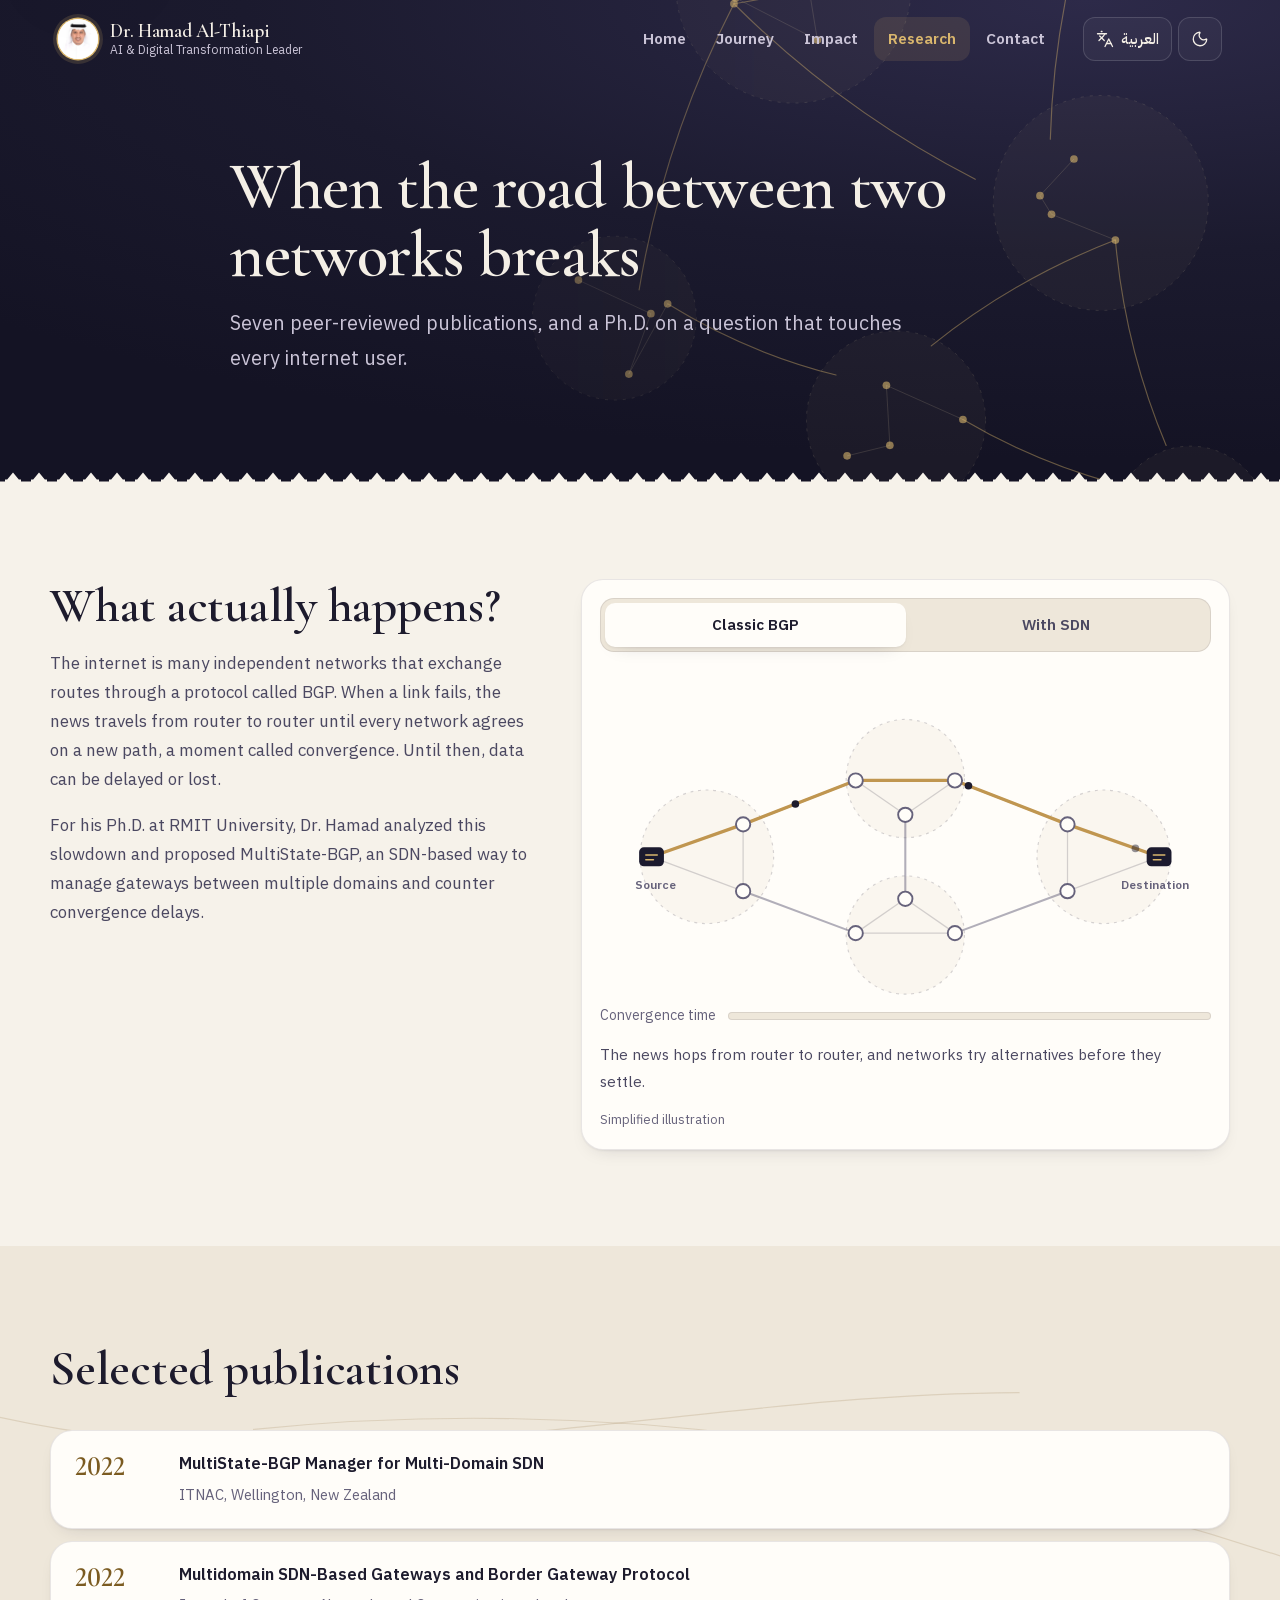
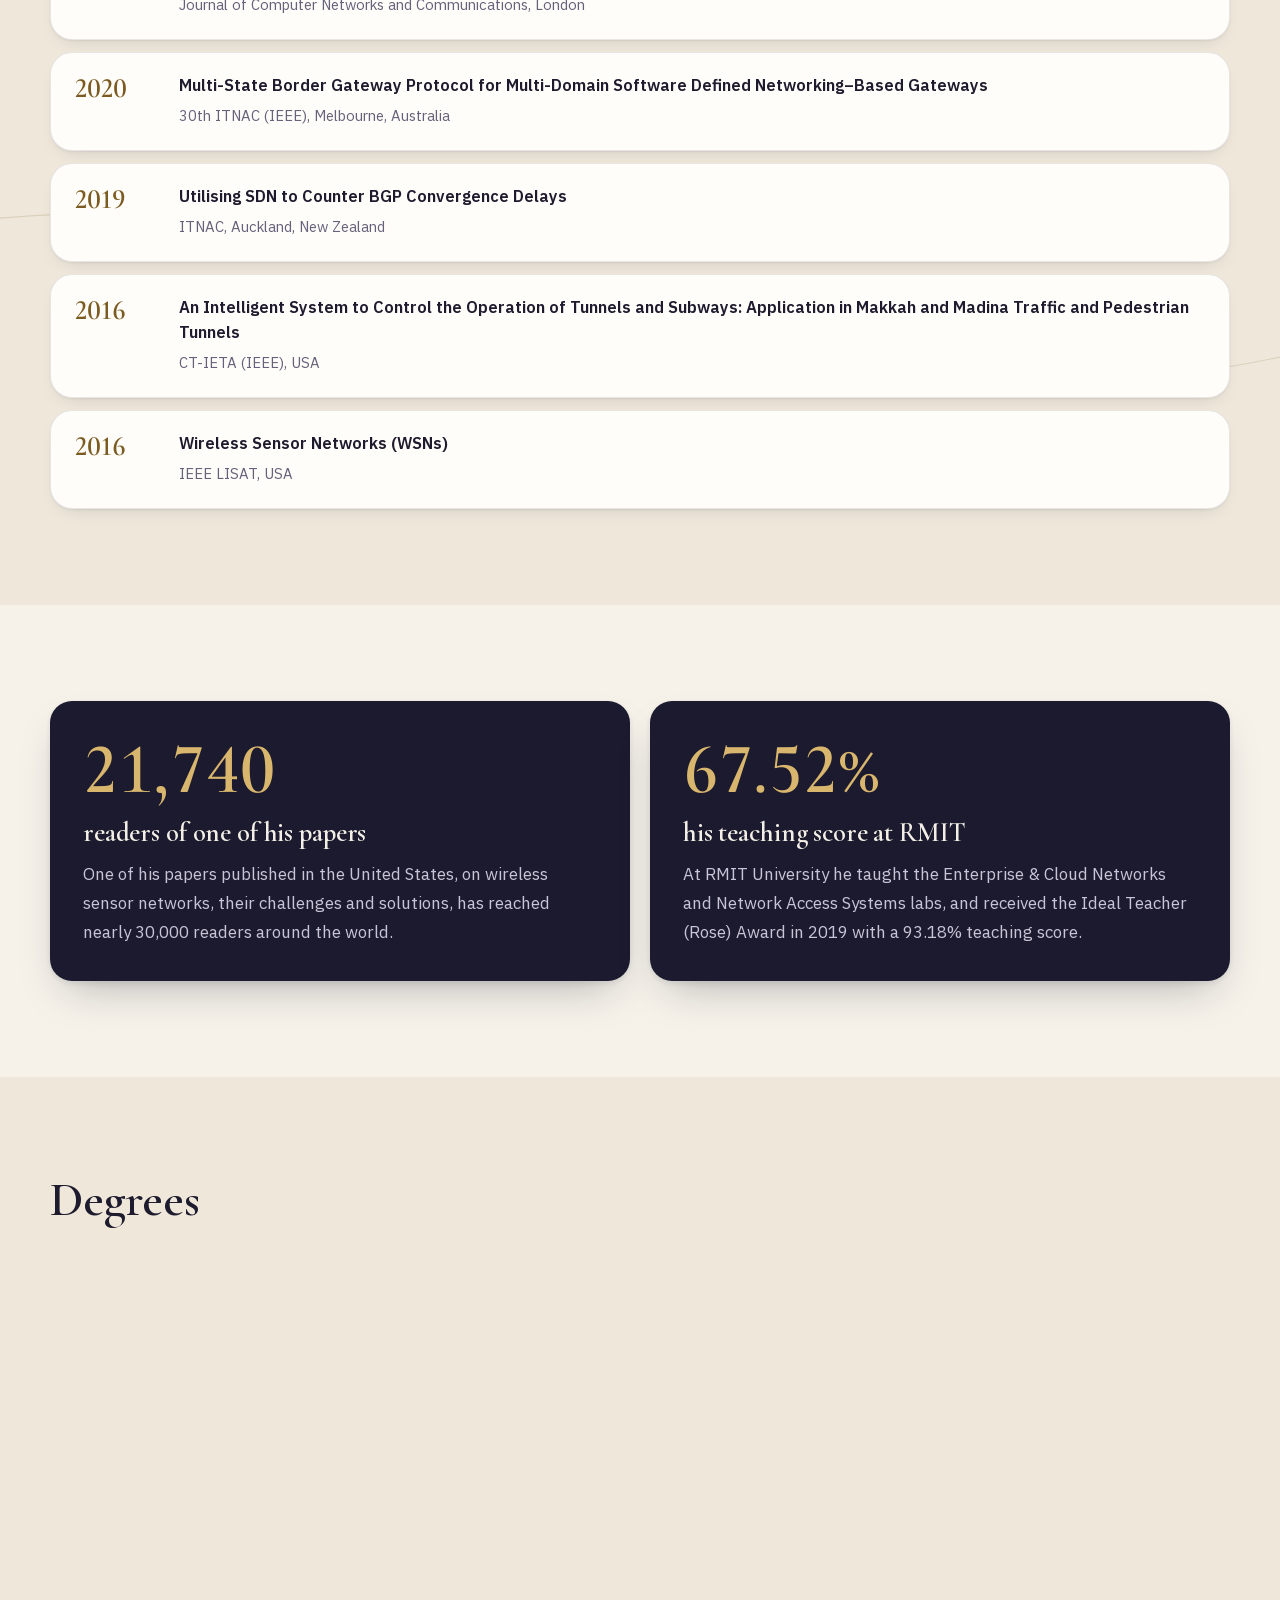
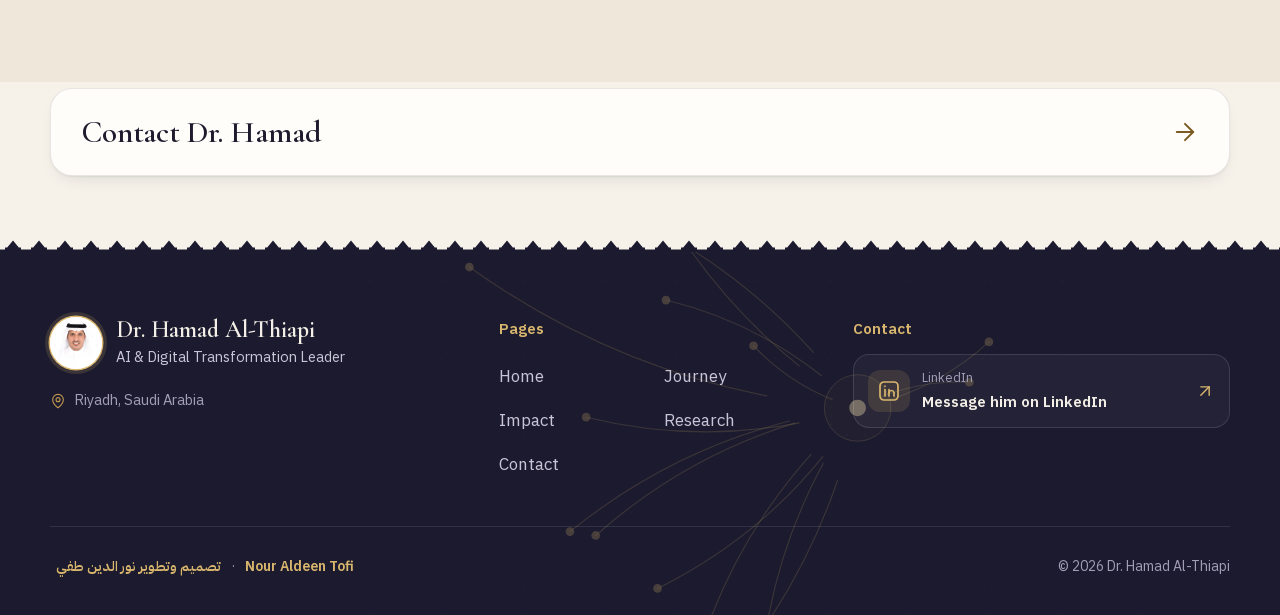
<file: docs/en/research.html>
<!doctype html>
<html lang="en" dir="ltr" class="no-js" data-theme="light" data-alt="../research.html">
<head>
<meta charset="utf-8">
<meta name="viewport" content="width=device-width, initial-scale=1, viewport-fit=cover">
<title>Research | Dr. Hamad Al-Thiapi</title>
<meta name="description" content="Dr. Hamad Al-Thiapi&#x27;s research on BGP convergence delays and SDN-based solutions, his IEEE and journal publications, and his degrees.">
<meta name="robots" content="noindex, nofollow">
<link rel="canonical" href="https://nouraldeentofi.github.io/hamad-al-thiapi/en/research.html">
<link rel="alternate" hreflang="ar" href="https://nouraldeentofi.github.io/hamad-al-thiapi/research.html">
<link rel="alternate" hreflang="en" href="https://nouraldeentofi.github.io/hamad-al-thiapi/en/research.html">
<link rel="alternate" hreflang="x-default" href="https://nouraldeentofi.github.io/hamad-al-thiapi/research.html">
<meta property="og:type" content="profile">
<meta property="og:title" content="Research | Dr. Hamad Al-Thiapi">
<meta property="og:description" content="Dr. Hamad Al-Thiapi&#x27;s research on BGP convergence delays and SDN-based solutions, his IEEE and journal publications, and his degrees.">
<meta property="og:url" content="https://nouraldeentofi.github.io/hamad-al-thiapi/en/research.html">
<meta property="og:image" content="https://nouraldeentofi.github.io/hamad-al-thiapi/assets/img/og.jpg">
<meta property="og:image:width" content="1200">
<meta property="og:image:height" content="630">
<meta property="og:locale" content="en_US">
<meta property="og:locale:alternate" content="ar_SA">
<meta property="profile:first_name" content="Hamad">
<meta property="profile:last_name" content="Al-Thiapi">
<meta name="twitter:card" content="summary_large_image">
<meta name="twitter:title" content="Research | Dr. Hamad Al-Thiapi">
<meta name="twitter:description" content="Dr. Hamad Al-Thiapi&#x27;s research on BGP convergence delays and SDN-based solutions, his IEEE and journal publications, and his degrees.">
<meta name="twitter:image" content="https://nouraldeentofi.github.io/hamad-al-thiapi/assets/img/og.jpg">
<meta name="author" content="Dr. Hamad Al-Thiapi">
<meta name="theme-color" content="#1b1a2e">
<meta name="color-scheme" content="light dark">
<link rel="icon" href="../assets/img/icon.svg" type="image/svg+xml">
<link rel="apple-touch-icon" href="../assets/img/apple-touch-icon.png">
<link rel="preload" href="../assets/fonts/ibm-plex-sans-arabic-latin-400-normal.woff2" as="font" type="font/woff2" crossorigin><link rel="preload" href="../assets/fonts/ibm-plex-sans-arabic-latin-600-normal.woff2" as="font" type="font/woff2" crossorigin><link rel="preload" href="../assets/fonts/cormorant-garamond-latin-600-normal.woff2" as="font" type="font/woff2" crossorigin><link rel="preload" href="../assets/fonts/ibm-plex-sans-arabic-arabic-600-normal.woff2" as="font" type="font/woff2" crossorigin>
<script>(function(){var d=document.documentElement;d.className=d.className.replace('no-js','js');try{var t=localStorage.getItem('theme');if(t==='dark'||t==='light'){d.setAttribute('data-theme',t)}}catch(e){}try{var w=localStorage.getItem('lang'),a=d.getAttribute('data-alt');if(w&&w!==d.lang&&a&&!/[?&]stay/.test(location.search)){location.replace(a+location.hash)}}catch(e){}})();</script>
<link rel="stylesheet" href="../assets/style.css">
<script type="application/ld+json">{"@context":"https://schema.org","@graph":[{"@type":"Person","@id":"https://nouraldeentofi.github.io/hamad-al-thiapi/#person","name":"Dr. Hamad Al-Thiapi","alternateName":["Hamad Al-Thiapi","Hamad Al-thiapi","Dr. Hamad Al-thiapi","Hamad Althiapi","Hamad Al Thiapi","Dr Hamad Al Thiapi","Eng. Dr. Hamad Al-Thiapi","Hamad Al-Thiyabi","Hamad Althiyabi","Hamad Al-Dhiyabi","Hamad Aldhiyabi","Hamad Al-Thiabi","Hamad Al-Theyabi","Hamad Al-Diyabi","Hamed Al-Thiapi","حمد الذيابي","د. حمد الذيابي","د / حمد الذيابي","الدكتور حمد الذيابي","المهندس الدكتور حمد الذيابي","حمد الذيابى","حمد الديابي","حمد الزيابي"],"honorificPrefix":"Dr.","givenName":"Hamad","familyName":"Al-Thiapi","jobTitle":["Director of Artificial Intelligence Management","مدير إدارة الذكاء الاصطناعي"],"description":"Dr. Hamad Al-Thiapi, AI and digital transformation leader in the Saudi government sector, with a Ph.D. in Networks & Telecommunications Engineering from RMIT.","url":"https://nouraldeentofi.github.io/hamad-al-thiapi/","address":{"@type":"PostalAddress","addressLocality":"Riyadh","addressCountry":"SA"},"workLocation":{"@type":"Place","name":"Riyadh, Saudi Arabia"},"worksFor":{"@type":"GovernmentOrganization","name":"Saudi government sector (entity not disclosed)","address":{"@type":"PostalAddress","addressLocality":"Riyadh","addressCountry":"SA"}},"hasOccupation":[{"@type":"Occupation","name":"Director of Artificial Intelligence","alternateName":["Head of Artificial Intelligence","AI Director","AI Leader","مدير إدارة الذكاء الاصطناعي","مدير الذكاء الاصطناعي","قائد الذكاء الاصطناعي"],"occupationLocation":{"@type":"City","name":"Riyadh"},"skills":"AI strategy, AI governance, KPIs, data warehouse, AI use cases, DGA/SDAIA/NCA compliance"},{"@type":"Occupation","name":"Digital Transformation Leader","alternateName":["Digital Government Leader","E-Services Director","قائد التحول الرقمي","مدير الخدمات والتعاملات الإلكترونية"]},{"@type":"Occupation","name":"Network and Telecommunications Engineer","alternateName":["Network Engineer","Network Operations Director","مهندس شبكات واتصالات","مدير عمليات الشبكات"]},{"@type":"Occupation","name":"Researcher in computer networks","alternateName":["SDN researcher","BGP researcher","باحث في هندسة الشبكات"]}],"knowsAbout":["Artificial Intelligence","AI strategy","AI governance","Digital transformation","Digital government","Data governance","Data analytics","Cloud migration","Government cloud","Network infrastructure","Software-Defined Networking (SDN)","Border Gateway Protocol (BGP)","BGP convergence","Wireless sensor networks","IT strategy","IT program management","Government procurement","DGA, SDAIA and NCA compliance","الذكاء الاصطناعي","استراتيجية الذكاء الاصطناعي","حوكمة الذكاء الاصطناعي","التحول الرقمي","الحكومة الرقمية","حوكمة البيانات","الحوسبة السحابية","البنية التحتية للشبكات","الشبكات المعرّفة بالبرمجيات"],"alumniOf":[{"@type":"CollegeOrUniversity","name":"RMIT University","address":"Melbourne, Australia"},{"@type":"CollegeOrUniversity","name":"University of Bridgeport","address":"Bridgeport, Connecticut, USA"},{"@type":"CollegeOrUniversity","name":"Umm Al-Qura University","alternateName":"جامعة أم القرى","address":"Makkah, Saudi Arabia"},{"@type":"CollegeOrUniversity","name":"King Fahad Security College","alternateName":"كلية الملك فهد الأمنية","address":"Riyadh, Saudi Arabia"}],"hasCredential":[{"@type":"EducationalOccupationalCredential","credentialCategory":"degree","educationalLevel":"Doctoral","name":"Ph.D., Networks and Telecommunication Engineering","recognizedBy":{"@type":"CollegeOrUniversity","name":"RMIT University"}},{"@type":"EducationalOccupationalCredential","credentialCategory":"degree","educationalLevel":"Master's","name":"Master of Engineering, Computer Engineering (Honors, GPA 3.67/4)","recognizedBy":{"@type":"CollegeOrUniversity","name":"University of Bridgeport"}},{"@type":"EducationalOccupationalCredential","credentialCategory":"degree","educationalLevel":"Bachelor's","name":"Bachelor's degree, Computer Engineering","recognizedBy":{"@type":"CollegeOrUniversity","name":"Umm Al-Qura University"}},{"@type":"EducationalOccupationalCredential","credentialCategory":"diploma","name":"Diploma, Security Science (grade 94)","recognizedBy":{"@type":"CollegeOrUniversity","name":"King Fahad Security College"}},{"@type":"EducationalOccupationalCredential","credentialCategory":"Professional accreditation","name":"Consultant Professional Accreditation","recognizedBy":{"@type":"Organization","name":"Saudi Council of Engineers","alternateName":"الهيئة السعودية للمهندسين"}}],"award":["Best Technology Leader Award 2025 (2nd place across all sectors and regions)","Ideal Teacher (Rose) Award 2019, RMIT University (93.18% teaching score)","Excellence Award 2017 (Network Operations Division)"],"memberOf":{"@type":"Organization","name":"Upsilon Pi Epsilon"},"knowsLanguage":[{"@type":"Language","name":"Arabic","alternateName":"ar"},{"@type":"Language","name":"English","alternateName":"en"}],"sameAs":["https://www.linkedin.com/in/dr-hamad-al-thiapi/"],"image":"https://nouraldeentofi.github.io/hamad-al-thiapi/assets/img/portrait.jpg"},{"@type":"WebSite","@id":"https://nouraldeentofi.github.io/hamad-al-thiapi/#website","url":"https://nouraldeentofi.github.io/hamad-al-thiapi/","name":"Dr. Hamad Al-Thiapi","alternateName":"د. حمد الذيابي","inLanguage":["ar","en"],"about":{"@id":"https://nouraldeentofi.github.io/hamad-al-thiapi/#person"}},{"@type":"WebPage","@id":"https://nouraldeentofi.github.io/hamad-al-thiapi/en/research.html#page","url":"https://nouraldeentofi.github.io/hamad-al-thiapi/en/research.html","name":"Research | Dr. Hamad Al-Thiapi","description":"Dr. Hamad Al-Thiapi's research on BGP convergence delays and SDN-based solutions, his IEEE and journal publications, and his degrees.","inLanguage":"en","isPartOf":{"@id":"https://nouraldeentofi.github.io/hamad-al-thiapi/#website"},"about":{"@id":"https://nouraldeentofi.github.io/hamad-al-thiapi/#person"},"breadcrumb":{"@type":"BreadcrumbList","itemListElement":[{"@type":"ListItem","position":1,"name":"Home","item":"https://nouraldeentofi.github.io/hamad-al-thiapi/en/"},{"@type":"ListItem","position":2,"name":"Research","item":"https://nouraldeentofi.github.io/hamad-al-thiapi/en/research.html"}]}},{"@type":"ScholarlyArticle","headline":"MultiState-BGP Manager for Multi-Domain SDN","name":"MultiState-BGP Manager for Multi-Domain SDN","datePublished":"2022","publisher":"ITNAC, Wellington, New Zealand","author":{"@id":"https://nouraldeentofi.github.io/hamad-al-thiapi/#person"}},{"@type":"ScholarlyArticle","headline":"Multidomain SDN-Based Gateways and Border Gateway Protocol","name":"Multidomain SDN-Based Gateways and Border Gateway Protocol","datePublished":"2022","publisher":"Journal of Computer Networks and Communications, London","author":{"@id":"https://nouraldeentofi.github.io/hamad-al-thiapi/#person"}},{"@type":"ScholarlyArticle","headline":"Multi-State Border Gateway Protocol for Multi-Domain Software Defined Networking–Based Gateways","name":"Multi-State Border Gateway Protocol for Multi-Domain Software Defined Networking–Based Gateways","datePublished":"2020","publisher":"30th ITNAC (IEEE), Melbourne, Australia","author":{"@id":"https://nouraldeentofi.github.io/hamad-al-thiapi/#person"}},{"@type":"ScholarlyArticle","headline":"Utilising SDN to Counter BGP Convergence Delays","name":"Utilising SDN to Counter BGP Convergence Delays","datePublished":"2019","publisher":"ITNAC, Auckland, New Zealand","author":{"@id":"https://nouraldeentofi.github.io/hamad-al-thiapi/#person"}},{"@type":"ScholarlyArticle","headline":"An Intelligent System to Control the Operation of Tunnels and Subways: Application in Makkah and Madina Traffic and Pedestrian Tunnels","name":"An Intelligent System to Control the Operation of Tunnels and Subways: Application in Makkah and Madina Traffic and Pedestrian Tunnels","datePublished":"2016","publisher":"CT-IETA (IEEE), USA","author":{"@id":"https://nouraldeentofi.github.io/hamad-al-thiapi/#person"}},{"@type":"ScholarlyArticle","headline":"Wireless Sensor Networks (WSNs)","name":"Wireless Sensor Networks (WSNs)","datePublished":"2016","publisher":"IEEE LISAT, USA","author":{"@id":"https://nouraldeentofi.github.io/hamad-al-thiapi/#person"}}]}</script>
</head>
<body data-page="research">
<a class="skip" href="#main">Skip to content</a>
<div class="progress" aria-hidden="true"></div>
<header class="site-header" data-header>
  <div class="bar">
    <a class="brand" href="./">
      <span class="mark"><img src="../assets/img/portrait-360.webp" width="40" height="40" alt="" decoding="async"></span>
      <span class="brand-text"><span class="brand-name">Dr. Hamad Al-Thiapi</span><span class="brand-role">AI &amp; Digital Transformation Leader</span></span>
    </a>
    <nav class="nav" aria-label="Main navigation"><a class="nav-link" href="./">Home</a><a class="nav-link" href="journey.html">Journey</a><a class="nav-link" href="impact.html">Impact</a><a class="nav-link" href="research.html" aria-current="page">Research</a><a class="nav-link" href="contact.html">Contact</a></nav>
    <div class="tools">
      <a class="tool tool--lang" href="../research.html" hreflang="ar" lang="ar" data-lang-switch="ar"><svg class="ic" viewBox="0 0 24 24" fill="none" stroke="currentColor" stroke-width="1.7" stroke-linecap="round" stroke-linejoin="round" aria-hidden="true" focusable="false"><path d="m5 8 6 6" /> <path d="m4 14 6-6 2-3" /> <path d="M2 5h12" /> <path d="M7 2h1" /> <path d="m22 22-5-10-5 10" /> <path d="M14 18h6" /></svg><span class="lang-l">العربية</span><span class="lang-s">عربي</span></a>
      <button class="tool tool--theme" type="button" data-theme-toggle aria-label="Toggle dark mode" aria-pressed="false"><svg class="ic ic-moon" viewBox="0 0 24 24" fill="none" stroke="currentColor" stroke-width="1.7" stroke-linecap="round" stroke-linejoin="round" aria-hidden="true" focusable="false"><path d="M20.985 12.486a9 9 0 1 1-9.473-9.472c.405-.022.617.46.402.803a6 6 0 0 0 8.268 8.268c.344-.215.825-.004.803.401" /></svg><svg class="ic ic-sun" viewBox="0 0 24 24" fill="none" stroke="currentColor" stroke-width="1.7" stroke-linecap="round" stroke-linejoin="round" aria-hidden="true" focusable="false"><circle cx="12" cy="12" r="4" /> <path d="M12 2v2" /> <path d="M12 20v2" /> <path d="m4.93 4.93 1.41 1.41" /> <path d="m17.66 17.66 1.41 1.41" /> <path d="M2 12h2" /> <path d="M20 12h2" /> <path d="m6.34 17.66-1.41 1.41" /> <path d="m19.07 4.93-1.41 1.41" /></svg></button>
    </div>
  </div>
</header>
<main id="main" tabindex="-1">
<section class="phero" data-section>
  <div class="sky sky--domains " aria-hidden="true"><svg class="sky-svg" viewBox="0 0 1000 1000" preserveAspectRatio="xMidYMid slice" aria-hidden="true" focusable="false"><g class="domains"><circle class="domain" cx="620" cy="300" r="92"/><circle class="node" cx="573.4" cy="314.4" r="3" style="--tw:3696ms"/><circle class="node" cx="574.7" cy="309.9" r="3" style="--tw:2349ms"/><circle class="node" cx="638.6" cy="342.7" r="3" style="--tw:2519ms"/><circle class="node" cx="627.3" cy="273.7" r="3" style="--tw:1213ms"/><circle class="domain" cx="820" cy="190" r="70"/><circle class="node" cx="858.6" cy="214.7" r="3" style="--tw:2773ms"/><circle class="node" cx="870.1" cy="203.5" r="3" style="--tw:3859ms"/><circle class="node" cx="797.8" cy="157.9" r="3" style="--tw:629ms"/><circle class="node" cx="855.8" cy="193.4" r="3" style="--tw:238ms"/><circle class="domain" cx="860" cy="470" r="84"/><circle class="node" cx="871.4" cy="499" r="3" style="--tw:120ms"/><circle class="node" cx="821.5" cy="478.9" r="3" style="--tw:3369ms"/><circle class="node" cx="812.5" cy="464.3" r="3" style="--tw:1999ms"/><circle class="node" cx="839" cy="435.7" r="3" style="--tw:1112ms"/><circle class="domain" cx="700" cy="640" r="70"/><circle class="node" cx="752.3" cy="639.2" r="3" style="--tw:3360ms"/><circle class="node" cx="692.5" cy="612.5" r="3" style="--tw:918ms"/><circle class="node" cx="695.2" cy="659.4" r="3" style="--tw:3065ms"/><circle class="node" cx="661.8" cy="667.6" r="3" style="--tw:1546ms"/><circle class="domain" cx="480" cy="560" r="64"/><circle class="node" cx="521.6" cy="548.8" r="3" style="--tw:2ms"/><circle class="node" cx="491.3" cy="603.7" r="3" style="--tw:1879ms"/><circle class="node" cx="508.5" cy="556.5" r="3" style="--tw:292ms"/><circle class="node" cx="451.9" cy="530.3" r="3" style="--tw:1079ms"/><circle class="domain" cx="930" cy="720" r="60"/><circle class="node" cx="951.3" cy="733" r="3" style="--tw:3856ms"/><circle class="node" cx="930.9" cy="701.5" r="3" style="--tw:985ms"/><circle class="node" cx="943.5" cy="730" r="3" style="--tw:3188ms"/><circle class="node" cx="943.9" cy="748.6" r="3" style="--tw:1789ms"/></g><g class="intra-links"><line class="intra" x1="573.4" y1="314.4" x2="574.7" y2="309.9"/><line class="intra" x1="574.7" y1="309.9" x2="638.6" y2="342.7"/><line class="intra" x1="638.6" y1="342.7" x2="627.3" y2="273.7"/><line class="intra" x1="858.6" y1="214.7" x2="870.1" y2="203.5"/><line class="intra" x1="870.1" y1="203.5" x2="797.8" y2="157.9"/><line class="intra" x1="797.8" y1="157.9" x2="855.8" y2="193.4"/><line class="intra" x1="871.4" y1="499" x2="821.5" y2="478.9"/><line class="intra" x1="821.5" y1="478.9" x2="812.5" y2="464.3"/><line class="intra" x1="812.5" y1="464.3" x2="839" y2="435.7"/><line class="intra" x1="752.3" y1="639.2" x2="692.5" y2="612.5"/><line class="intra" x1="692.5" y1="612.5" x2="695.2" y2="659.4"/><line class="intra" x1="695.2" y1="659.4" x2="661.8" y2="667.6"/><line class="intra" x1="521.6" y1="548.8" x2="491.3" y2="603.7"/><line class="intra" x1="491.3" y1="603.7" x2="508.5" y2="556.5"/><line class="intra" x1="508.5" y1="556.5" x2="451.9" y2="530.3"/><line class="intra" x1="951.3" y1="733" x2="930.9" y2="701.5"/><line class="intra" x1="930.9" y1="701.5" x2="943.5" y2="730"/><line class="intra" x1="943.5" y1="730" x2="943.9" y2="748.6"/></g><g class="routes"><path class="route" pathLength="1" style="--i:0" d="M573.4 314.4Q732.8 288.6 870.1 203.5" data-packets="1" data-speed="7.8"/><path class="route" pathLength="1" style="--i:1" d="M573.4 314.4Q681 421.4 821.5 478.9" data-packets="1" data-speed="9.9"/><path class="route" pathLength="1" style="--i:2" d="M858.6 214.7Q813.6 343.1 821.5 478.9" data-packets="1" data-speed="7.5"/><path class="route" pathLength="1" style="--i:3" d="M871.4 499Q770.6 537.8 692.5 612.5" data-packets="1" data-speed="9.6"/><path class="route" pathLength="1" style="--i:4" d="M573.4 314.4Q503.4 450.8 491.3 603.7" data-packets="1" data-speed="7.5"/><path class="route" pathLength="1" style="--i:5" d="M521.6 548.8Q600.7 597.7 692.5 612.5" data-packets="1" data-speed="8.7"/><path class="route" pathLength="1" style="--i:6" d="M871.4 499Q880.9 606.2 930.9 701.5" data-packets="1" data-speed="7.9"/><path class="route" pathLength="1" style="--i:7" d="M752.3 639.2Q835.4 688.2 930.9 701.5" data-packets="1" data-speed="8.1"/></g><g class="packets"></g></svg></div>
  <div class="wrap phero-inner" data-hero-out>
    <h1 class="phero-title page-title" data-enter style="--d:80ms">When the road between two networks breaks</h1>
    <p class="phero-lead" data-enter style="--d:200ms">Seven peer-reviewed publications, and a Ph.D. on a question that touches every internet user.</p>
    
  </div>
  <div class="parapet" aria-hidden="true"></div>
</section>
<section class="sec" data-section>
  <div class="wrap explain">
    <div class="explain-copy"><div class="sec-head "><h2 class="sec-title" data-reveal data-slide>What actually happens?</h2></div><p class="ex-p" data-reveal>The internet is many independent networks that exchange routes through a protocol called BGP. When a link fails, the news travels from router to router until every network agrees on a new path, a moment called convergence. Until then, data can be delayed or lost.</p><p class="ex-p" data-reveal>For his Ph.D. at RMIT University, Dr. Hamad analyzed this slowdown and proposed MultiState-BGP, an SDN-based way to manage gateways between multiple domains and counter convergence delays.</p></div>
    <div class="explain-visual card" data-reveal><div class="diagram" data-diagram data-auto="1"><div class="seg" role="group" aria-label="What actually happens?"><span class="seg-ind" aria-hidden="true"></span><button type="button" class="seg-btn" data-mode="bgp" aria-pressed="true">Classic BGP</button><button type="button" class="seg-btn" data-mode="sdn" aria-pressed="false">With SDN</button></div><div class="dg-stage"><svg class="dg-svg" viewBox="0 0 640 340" role="img" aria-label="Animated diagram: a link between two networks fails, and the networks settle on a new route with classic BGP and with SDN." focusable="false"><circle class="dg-domain" cx="112" cy="200" r="70"/><circle class="dg-domain" cx="320" cy="118" r="62"/><circle class="dg-domain" cx="528" cy="200" r="70"/><circle class="dg-domain" cx="320" cy="282" r="62"/><line class="dg-intra" x1="54" y1="200" x2="150" y2="166"/><line class="dg-intra" x1="54" y1="200" x2="150" y2="236"/><line class="dg-intra" x1="150" y1="166" x2="150" y2="236"/><line class="dg-intra" x1="268" y1="120" x2="372" y2="120"/><line class="dg-intra" x1="268" y1="120" x2="320" y2="156"/><line class="dg-intra" x1="372" y1="120" x2="320" y2="156"/><line class="dg-intra" x1="268" y1="280" x2="372" y2="280"/><line class="dg-intra" x1="268" y1="280" x2="320" y2="244"/><line class="dg-intra" x1="372" y1="280" x2="320" y2="244"/><line class="dg-intra" x1="490" y1="166" x2="490" y2="236"/><line class="dg-intra" x1="490" y1="166" x2="586" y2="200"/><line class="dg-intra" x1="490" y1="236" x2="586" y2="200"/><line class="dg-ctrl" x1="320" y1="34" x2="150" y2="166"/><line class="dg-ctrl" x1="320" y1="34" x2="150" y2="236"/><line class="dg-ctrl" x1="320" y1="34" x2="372" y2="120"/><line class="dg-ctrl" x1="320" y1="34" x2="268" y2="280"/><line class="dg-ctrl" x1="320" y1="34" x2="372" y2="280"/><line class="dg-ctrl" x1="320" y1="34" x2="490" y2="236"/><line class="dg-link dg-link--ab" x1="150" y1="166" x2="268" y2="120"/><line class="dg-link dg-link--bc" x1="372" y1="120" x2="490" y2="166"/><line class="dg-link dg-link--ad" x1="150" y1="236" x2="268" y2="280"/><line class="dg-link dg-link--dc" x1="372" y1="280" x2="490" y2="236"/><line class="dg-link dg-link--bd" x1="320" y1="156" x2="320" y2="244"/><g class="dg-break" transform="translate(431 143)"><circle r="11"/><path d="M-4.5 -4.5L4.5 4.5M4.5 -4.5L-4.5 4.5"/></g><path class="dg-path dg-path--old" pathLength="1" d="M54 200 L150 166 L268 120 L372 120 L490 166 L586 200"/><path class="dg-path dg-path--trial" pathLength="1" d="M54 200 L150 166 L268 120 L320 156 L320 244 L372 280 L490 236 L586 200"/><path class="dg-path dg-path--new" pathLength="1" d="M54 200 L150 236 L268 280 L372 280 L490 236 L586 200"/><g class="dg-host" data-n="S" transform="translate(54 200)"><rect x="-13" y="-10" width="26" height="20" rx="5"/><path d="M-6 -2h12M-6 3h8"/></g><g class="dg-host" data-n="T" transform="translate(586 200)"><rect x="-13" y="-10" width="26" height="20" rx="5"/><path d="M-6 -2h12M-6 3h8"/></g><circle class="dg-router" data-n="A1" cx="150" cy="166" r="7.5"/><circle class="dg-router" data-n="A2" cx="150" cy="236" r="7.5"/><circle class="dg-router" data-n="B1" cx="268" cy="120" r="7.5"/><circle class="dg-router" data-n="B2" cx="372" cy="120" r="7.5"/><circle class="dg-router" data-n="B3" cx="320" cy="156" r="7.5"/><circle class="dg-router" data-n="C1" cx="490" cy="166" r="7.5"/><circle class="dg-router" data-n="C2" cx="490" cy="236" r="7.5"/><circle class="dg-router" data-n="D1" cx="268" cy="280" r="7.5"/><circle class="dg-router" data-n="D2" cx="372" cy="280" r="7.5"/><circle class="dg-router" data-n="D3" cx="320" cy="244" r="7.5"/><g class="dg-ctrlnode" data-n="K" transform="translate(320 34)"><path d="M0 -19L16.5 -9.5V9.5L0 19L-16.5 9.5V-9.5Z"/><text y="4.5" text-anchor="middle">SDN</text></g><text class="dg-label" x="58" y="234" text-anchor="middle">Source</text><text class="dg-label" x="582" y="234" text-anchor="middle">Destination</text><g class="dg-pulses"></g><g class="dg-packets"></g></svg></div><div class="dg-time"><span class="dg-time-label">Convergence time</span><span class="dg-time-track"><span class="dg-time-fill"></span></span></div><div class="dg-caps"><p class="dg-cap" data-mode="bgp">The news hops from router to router, and networks try alternatives before they settle.</p><p class="dg-cap" data-mode="sdn">A controller sees the whole network and steers the gateways to the new path together.</p></div><p class="dg-note">Simplified illustration</p></div></div>
  </div>
</section>

<section class="sec sec--tint sec--sky" data-section>
  <div class="sky sky--trace sky--light" aria-hidden="true"><svg class="sky-svg" viewBox="0 0 1000 1000" preserveAspectRatio="none" aria-hidden="true" focusable="false"><g class="routes"><path class="route" pathLength="1" style="--i:0" d="M-20 172.7C330 288.5 670 79.3 1020 182.8" data-packets="1" data-speed="3.5"/><path class="route" pathLength="1" style="--i:1" d="M1020 332.3C670 175.1 330 130.5 -20 240.3" data-packets="1" data-speed="3.9"/><path class="route" pathLength="1" style="--i:2" d="M-20 599.2C330 560.3 670 615.2 1020 645.6" data-packets="1" data-speed="4.2"/><path class="route" pathLength="1" style="--i:3" d="M1020 736.1C670 845.4 330 671.3 -20 633.7" data-packets="1" data-speed="3.4"/></g><g class="packets"></g></svg></div>
  <div class="wrap pubs-wrap">
    <div class="sec-head "><h2 class="sec-title" data-reveal data-slide>Selected publications</h2></div>
    <ol class="pubs"><li class="pub" data-reveal style="--i:0"><span class="pub-y" dir="ltr">2022</span><div class="pub-body"><p class="pub-t" lang="en" dir="ltr">MultiState-BGP Manager for Multi-Domain SDN</p><p class="pub-v">ITNAC, Wellington, New Zealand</p></div></li><li class="pub" data-reveal style="--i:1"><span class="pub-y" dir="ltr">2022</span><div class="pub-body"><p class="pub-t" lang="en" dir="ltr">Multidomain SDN-Based Gateways and Border Gateway Protocol</p><p class="pub-v">Journal of Computer Networks and Communications, London</p></div></li><li class="pub" data-reveal style="--i:2"><span class="pub-y" dir="ltr">2020</span><div class="pub-body"><p class="pub-t" lang="en" dir="ltr">Multi-State Border Gateway Protocol for Multi-Domain Software Defined Networking–Based Gateways</p><p class="pub-v">30th ITNAC (IEEE), Melbourne, Australia</p></div></li><li class="pub" data-reveal style="--i:3"><span class="pub-y" dir="ltr">2019</span><div class="pub-body"><p class="pub-t" lang="en" dir="ltr">Utilising SDN to Counter BGP Convergence Delays</p><p class="pub-v">ITNAC, Auckland, New Zealand</p></div></li><li class="pub" data-reveal style="--i:4"><span class="pub-y" dir="ltr">2016</span><div class="pub-body"><p class="pub-t" lang="en" dir="ltr">An Intelligent System to Control the Operation of Tunnels and Subways: Application in Makkah and Madina Traffic and Pedestrian Tunnels</p><p class="pub-v">CT-IETA (IEEE), USA</p></div></li><li class="pub" data-reveal style="--i:5"><span class="pub-y" dir="ltr">2016</span><div class="pub-body"><p class="pub-t" lang="en" dir="ltr">Wireless Sensor Networks (WSNs)</p><p class="pub-v">IEEE LISAT, USA</p></div></li></ol>
  </div>
</section>

<section class="sec" data-section>
  <div class="wrap duo">
    <article class="card feature feature--night" data-reveal style="--i:0">
      <div class="sky sky--calm sky--card" aria-hidden="true"><svg class="sky-svg" viewBox="0 0 1000 1000" preserveAspectRatio="xMidYMid slice" aria-hidden="true" focusable="false"><g class="routes"><path class="route" pathLength="1" style="--i:0" d="M915.6 512.3Q706.3 556 500 500" data-packets="1" data-speed="8.4"/><path class="route" pathLength="1" style="--i:1" d="M851.1 787.4Q710 601.5 500 500" data-packets="1" data-speed="6.1"/><path class="route" pathLength="1" style="--i:2" d="M581.7 887.8Q494.3 703.7 500 500" data-packets="1" data-speed="8.7"/><path class="route" pathLength="1" style="--i:3" d="M405.9 797.2Q488.6 659.9 500 500" data-packets="1" data-speed="7.6"/><path class="route" pathLength="1" style="--i:4" d="M275.5 707.2Q362.9 576.6 500 500" data-packets="1" data-speed="6.8"/><path class="route" pathLength="1" style="--i:5" d="M207.1 481.3Q351.3 525.8 500 500" data-packets="1" data-speed="8.4"/><path class="route" pathLength="1" style="--i:6" d="M273 325.1Q407.5 385.3 500 500" data-packets="1" data-speed="6"/><path class="route" pathLength="1" style="--i:7" d="M385.7 217Q408.9 372.2 500 500" data-packets="1" data-speed="8.9"/><path class="route" pathLength="1" style="--i:8" d="M620.4 54Q613.7 291.5 500 500" data-packets="1" data-speed="7.6"/><path class="route" pathLength="1" style="--i:9" d="M850.2 205.5Q639.8 310.7 500 500" data-packets="1" data-speed="8.1"/></g><g class="nodes"><circle class="node" cx="915.6" cy="512.3" r="3.2" style="--tw:3769ms"/><circle class="node" cx="851.1" cy="787.4" r="3.2" style="--tw:1862ms"/><circle class="node" cx="581.7" cy="887.8" r="3.2" style="--tw:452ms"/><circle class="node" cx="405.9" cy="797.2" r="3.2" style="--tw:2295ms"/><circle class="node" cx="275.5" cy="707.2" r="3.2" style="--tw:3665ms"/><circle class="node" cx="207.1" cy="481.3" r="3.2" style="--tw:555ms"/><circle class="node" cx="273" cy="325.1" r="3.2" style="--tw:3485ms"/><circle class="node" cx="385.7" cy="217" r="3.2" style="--tw:3489ms"/><circle class="node" cx="620.4" cy="54" r="3.2" style="--tw:2711ms"/><circle class="node" cx="850.2" cy="205.5" r="3.2" style="--tw:3866ms"/></g><circle class="hub-halo" cx="500" cy="500" r="22"/><circle class="hub" cx="500" cy="500" r="6.5"/><g class="packets"></g></svg><span class="pulse" style="--p:0"></span><span class="pulse" style="--p:1"></span><span class="pulse" style="--p:2"></span></div>
      <span class="feature-n" dir="ltr"><span class="count" data-count="30000">30,000</span></span>
      <h2 class="feature-h">readers of one of his papers</h2>
      <p class="feature-p">One of his papers published in the United States, on wireless sensor networks, their challenges and solutions, has reached nearly 30,000 readers around the world.</p>
    </article>
    <article class="card feature feature--night" data-reveal style="--i:1">
      <div class="sky sky--calm sky--card" aria-hidden="true"><svg class="sky-svg" viewBox="0 0 1000 1000" preserveAspectRatio="xMidYMid slice" aria-hidden="true" focusable="false"><g class="routes"><path class="route" pathLength="1" style="--i:0" d="M838.4 497Q669.6 539.1 500 500" data-packets="1" data-speed="6.4"/><path class="route" pathLength="1" style="--i:1" d="M819.1 678.4Q681 550.9 500 500" data-packets="1" data-speed="8.7"/><path class="route" pathLength="1" style="--i:2" d="M615.5 872Q513.1 699.8 500 500" data-packets="1" data-speed="6.1"/><path class="route" pathLength="1" style="--i:3" d="M374 831.8Q476.8 681 500 500" data-packets="1" data-speed="8.2"/><path class="route" pathLength="1" style="--i:4" d="M281.7 680.6Q369.2 564.1 500 500" data-packets="1" data-speed="7.5"/><path class="route" pathLength="1" style="--i:5" d="M77.5 490.8Q287.7 546.1 500 500" data-packets="1" data-speed="7.2"/><path class="route" pathLength="1" style="--i:6" d="M223.4 336.9Q381.2 385.3 500 500" data-packets="1" data-speed="8"/><path class="route" pathLength="1" style="--i:7" d="M409 236.9Q422.9 379.4 500 500" data-packets="1" data-speed="6.8"/><path class="route" pathLength="1" style="--i:8" d="M611.2 84.6Q605.5 305.7 500 500" data-packets="1" data-speed="6.6"/><path class="route" pathLength="1" style="--i:9" d="M733.3 361Q600 402.5 500 500" data-packets="1" data-speed="7.1"/></g><g class="nodes"><circle class="node" cx="838.4" cy="497" r="3.2" style="--tw:3466ms"/><circle class="node" cx="819.1" cy="678.4" r="3.2" style="--tw:323ms"/><circle class="node" cx="615.5" cy="872" r="3.2" style="--tw:1516ms"/><circle class="node" cx="374" cy="831.8" r="3.2" style="--tw:628ms"/><circle class="node" cx="281.7" cy="680.6" r="3.2" style="--tw:3695ms"/><circle class="node" cx="77.5" cy="490.8" r="3.2" style="--tw:2984ms"/><circle class="node" cx="223.4" cy="336.9" r="3.2" style="--tw:2902ms"/><circle class="node" cx="409" cy="236.9" r="3.2" style="--tw:839ms"/><circle class="node" cx="611.2" cy="84.6" r="3.2" style="--tw:3545ms"/><circle class="node" cx="733.3" cy="361" r="3.2" style="--tw:1966ms"/></g><circle class="hub-halo" cx="500" cy="500" r="22"/><circle class="hub" cx="500" cy="500" r="6.5"/><g class="packets"></g></svg><span class="pulse" style="--p:0"></span><span class="pulse" style="--p:1"></span><span class="pulse" style="--p:2"></span></div>
      <span class="feature-n" dir="ltr"><span class="count" data-count="93.18" data-dec="2">93.18</span>%</span>
      <h2 class="feature-h">his teaching score at RMIT</h2>
      <p class="feature-p">At RMIT University he taught the Enterprise &amp; Cloud Networks and Network Access Systems labs, and received the Ideal Teacher (Rose) Award in 2019 with a 93.18% teaching score.</p>
    </article>
  </div>
</section>

<section class="sec sec--tint" data-section>
  <div class="wrap">
    <div class="sec-head "><h2 class="sec-title" data-reveal data-slide>Degrees</h2></div>
    <div class="grid grid-4 swipe" data-swipe><article class="card degree" data-reveal style="--i:0"><span class="tile"><svg class="ic" viewBox="0 0 24 24" fill="none" stroke="currentColor" stroke-width="1.7" stroke-linecap="round" stroke-linejoin="round" aria-hidden="true" focusable="false"><path d="M21.42 10.922a1 1 0 0 0-.019-1.838L12.83 5.18a2 2 0 0 0-1.66 0L2.6 9.08a1 1 0 0 0 0 1.832l8.57 3.908a2 2 0 0 0 1.66 0z" /> <path d="M22 10v6" /> <path d="M6 12.5V16a6 3 0 0 0 12 0v-3.5" /></svg></span><h3 class="card-h">Ph.D., Networks &amp; Telecommunication Engineering</h3><p class="card-p">RMIT University, Melbourne, Australia</p><p class="degree-foot"><span class="degree-years" dir="ltr">2018–2023</span><span class="degree-note">Sponsored by his employer</span></p></article><article class="card degree" data-reveal style="--i:1"><span class="tile"><svg class="ic" viewBox="0 0 24 24" fill="none" stroke="currentColor" stroke-width="1.7" stroke-linecap="round" stroke-linejoin="round" aria-hidden="true" focusable="false"><path d="M21.42 10.922a1 1 0 0 0-.019-1.838L12.83 5.18a2 2 0 0 0-1.66 0L2.6 9.08a1 1 0 0 0 0 1.832l8.57 3.908a2 2 0 0 0 1.66 0z" /> <path d="M22 10v6" /> <path d="M6 12.5V16a6 3 0 0 0 12 0v-3.5" /></svg></span><h3 class="card-h">Master of Engineering, Computer Engineering</h3><p class="card-p">University of Bridgeport, USA</p><p class="degree-foot"><span class="degree-years" dir="ltr">2013–2016</span><span class="degree-note">Honors, GPA 3.67/4</span></p></article><article class="card degree" data-reveal style="--i:2"><span class="tile"><svg class="ic" viewBox="0 0 24 24" fill="none" stroke="currentColor" stroke-width="1.7" stroke-linecap="round" stroke-linejoin="round" aria-hidden="true" focusable="false"><path d="M21.42 10.922a1 1 0 0 0-.019-1.838L12.83 5.18a2 2 0 0 0-1.66 0L2.6 9.08a1 1 0 0 0 0 1.832l8.57 3.908a2 2 0 0 0 1.66 0z" /> <path d="M22 10v6" /> <path d="M6 12.5V16a6 3 0 0 0 12 0v-3.5" /></svg></span><h3 class="card-h">B.Sc. Computer Engineering</h3><p class="card-p">Umm Al-Qura University, Makkah</p><p class="degree-foot"><span class="degree-years" dir="ltr">2003–2008</span><span class="degree-note">Studied while working</span></p></article><article class="card degree" data-reveal style="--i:3"><span class="tile"><svg class="ic" viewBox="0 0 24 24" fill="none" stroke="currentColor" stroke-width="1.7" stroke-linecap="round" stroke-linejoin="round" aria-hidden="true" focusable="false"><path d="M20 13c0 5-3.5 7.5-7.66 8.95a1 1 0 0 1-.67-.01C7.5 20.5 4 18 4 13V6a1 1 0 0 1 1-1c2 0 4.5-1.2 6.24-2.72a1.17 1.17 0 0 1 1.52 0C14.51 3.81 17 5 19 5a1 1 0 0 1 1 1z" /></svg></span><h3 class="card-h">Diploma, Security Science</h3><p class="card-p">King Fahad Security College, Riyadh</p><p class="degree-foot"><span class="degree-years" dir="ltr">2008–2009</span><span class="degree-note">Grade 94</span></p></article></div>
    <div class="dots" aria-hidden="true"><i></i><i></i><i></i><i></i></div>
  </div>
</section>
<div class="wrap next"><a class="next-link" href="contact.html" data-reveal><span>Contact Dr. Hamad</span><svg class="ic next-ic" viewBox="0 0 24 24" fill="none" stroke="currentColor" stroke-width="1.7" stroke-linecap="round" stroke-linejoin="round" aria-hidden="true" focusable="false"><path d="M5 12h14" /> <path d="m12 5 7 7-7 7" /></svg></a></div>
</main>
<div class="parapet parapet--night" aria-hidden="true"></div>
<footer class="site-footer">
  <div class="sky sky--kingdom sky--footer" aria-hidden="true"><svg class="sky-svg" viewBox="0 0 1000 1000" preserveAspectRatio="xMidYMid slice" aria-hidden="true" focusable="false"><g class="grat"><line x1="289.6" y1="0" x2="289.6" y2="1000"/><line x1="349.6" y1="0" x2="349.6" y2="1000"/><line x1="409.6" y1="0" x2="409.6" y2="1000"/><line x1="469.6" y1="0" x2="469.6" y2="1000"/><line x1="529.6" y1="0" x2="529.6" y2="1000"/><line x1="589.6" y1="0" x2="589.6" y2="1000"/><line x1="649.6" y1="0" x2="649.6" y2="1000"/><line x1="709.6" y1="0" x2="709.6" y2="1000"/><line x1="769.6" y1="0" x2="769.6" y2="1000"/><line x1="829.6" y1="0" x2="829.6" y2="1000"/><line x1="889.6" y1="0" x2="889.6" y2="1000"/><line x1="0" y1="801.3" x2="1000" y2="801.3"/><line x1="0" y1="741.3" x2="1000" y2="741.3"/><line x1="0" y1="681.3" x2="1000" y2="681.3"/><line x1="0" y1="621.3" x2="1000" y2="621.3"/><line x1="0" y1="561.3" x2="1000" y2="561.3"/><line x1="0" y1="501.3" x2="1000" y2="501.3"/><line x1="0" y1="441.3" x2="1000" y2="441.3"/><line x1="0" y1="381.3" x2="1000" y2="381.3"/><line x1="0" y1="321.3" x2="1000" y2="321.3"/><line x1="0" y1="261.3" x2="1000" y2="261.3"/></g><g class="routes"><path class="route" pathLength="1" style="--i:0" d="M465.4 579.6Q553.8 501.2 670 480" data-packets="1" data-speed="7"/><path class="route" pathLength="1" style="--i:1" d="M457.9 487.2Q565 513.3 670 480" data-packets="1" data-speed="7.5"/><path class="route" pathLength="1" style="--i:2" d="M772.6 428.4Q728.5 468.6 670 480" data-packets="1" data-speed="8.5"/><path class="route" pathLength="1" style="--i:3" d="M588.7 431.4Q622.5 467.1 670 480" data-packets="1" data-speed="6.1"/><path class="route" pathLength="1" style="--i:4" d="M520.3 395.7Q607 416.9 670 480" data-packets="1" data-speed="7"/><path class="route" pathLength="1" style="--i:5" d="M366.7 369.9Q502.9 467.4 670 480" data-packets="1" data-speed="10"/><path class="route" pathLength="1" style="--i:6" d="M475.9 322.2Q595 373.9 670 480" data-packets="1" data-speed="9.3"/><path class="route" pathLength="1" style="--i:7" d="M500.8 291.9Q559.1 409.6 670 480" data-packets="1" data-speed="8.6"/><path class="route" pathLength="1" style="--i:8" d="M544.6 674.7Q580 559.8 670 480" data-packets="1" data-speed="8.5"/><path class="route" pathLength="1" style="--i:9" d="M546.1 714.6Q640.9 614.6 670 480" data-packets="1" data-speed="8.1"/><path class="route" pathLength="1" style="--i:10" d="M593.5 696.6Q601.4 577.6 670 480" data-packets="1" data-speed="8.7"/><path class="route" pathLength="1" style="--i:11" d="M513.7 621Q611.6 572.4 670 480" data-packets="1" data-speed="9"/><path class="route" pathLength="1" style="--i:12" d="M445.3 576.6Q544.1 496.8 670 480" data-packets="1" data-speed="7.2"/><path class="route" pathLength="1" style="--i:13" d="M757.3 459.9Q710.8 457.7 670 480" data-packets="1" data-speed="9.5"/></g><g class="nodes"><circle class="node" cx="465.4" cy="579.6" r="3.4" style="--tw:2176ms"/><circle class="node" cx="457.9" cy="487.2" r="3.4" style="--tw:2415ms"/><circle class="node" cx="772.6" cy="428.4" r="3.4" style="--tw:262ms"/><circle class="node" cx="588.7" cy="431.4" r="3.4" style="--tw:3349ms"/><circle class="node" cx="520.3" cy="395.7" r="3.4" style="--tw:937ms"/><circle class="node" cx="366.7" cy="369.9" r="3.4" style="--tw:1881ms"/><circle class="node" cx="475.9" cy="322.2" r="3.4" style="--tw:1905ms"/><circle class="node" cx="500.8" cy="291.9" r="3.4" style="--tw:602ms"/><circle class="node" cx="544.6" cy="674.7" r="3.4" style="--tw:3472ms"/><circle class="node" cx="546.1" cy="714.6" r="3.4" style="--tw:2965ms"/><circle class="node" cx="593.5" cy="696.6" r="3.4" style="--tw:256ms"/><circle class="node" cx="513.7" cy="621" r="3.4" style="--tw:2364ms"/><circle class="node" cx="445.3" cy="576.6" r="3.4" style="--tw:124ms"/><circle class="node" cx="757.3" cy="459.9" r="3.4" style="--tw:1890ms"/></g><circle class="hub-halo" cx="670" cy="480" r="26"/><circle class="hub" cx="670" cy="480" r="6.5"/><g class="packets"></g></svg></div>
  <div class="wrap f-grid">
    <div class="f-col f-id">
      <a class="f-brand" href="./"><span class="mark"><img src="../assets/img/portrait-360.webp" width="52" height="52" alt="" decoding="async"></span><span><span class="f-name">Dr. Hamad Al-Thiapi</span><span class="f-role">AI &amp; Digital Transformation Leader</span></span></a>
      <p class="f-city"><svg class="ic" viewBox="0 0 24 24" fill="none" stroke="currentColor" stroke-width="1.7" stroke-linecap="round" stroke-linejoin="round" aria-hidden="true" focusable="false"><path d="M20 10c0 4.993-5.539 10.193-7.399 11.799a1 1 0 0 1-1.202 0C9.539 20.193 4 14.993 4 10a8 8 0 0 1 16 0" /> <circle cx="12" cy="10" r="3" /></svg><span>Riyadh, Saudi Arabia</span></p>
    </div>
    <nav class="f-col f-nav" aria-label="Pages"><h2 class="f-h">Pages</h2><div class="f-links"><a class="f-link" href="./">Home</a><a class="f-link" href="journey.html">Journey</a><a class="f-link" href="impact.html">Impact</a><a class="f-link" href="research.html">Research</a><a class="f-link" href="contact.html">Contact</a></div></nav>
    <div class="f-col f-contact"><h2 class="f-h">Contact</h2><a class="fcard fcard--linkedin" href="https://www.linkedin.com/in/dr-hamad-al-thiapi/" target="_blank" rel="noopener"><span class="ccard-ic"><svg class="ic" viewBox="0 0 24 24" fill="none" stroke="currentColor" stroke-width="1.7" stroke-linecap="round" stroke-linejoin="round" aria-hidden="true" focusable="false"><rect x="3" y="3" width="18" height="18" rx="4"/><path d="M8 10.5V17"/><path d="M8 7.2v.01"/><path d="M12 17v-6.5"/><path d="M12 13.4a2.6 2.6 0 0 1 5 0V17"/></svg></span><span class="ccard-text"><span class="ccard-label">LinkedIn</span><span class="ccard-value">Message him on LinkedIn</span></span><svg class="ic ccard-go" viewBox="0 0 24 24" fill="none" stroke="currentColor" stroke-width="1.7" stroke-linecap="round" stroke-linejoin="round" aria-hidden="true" focusable="false"><path d="M7 7h10v10" /> <path d="M7 17 17 7" /></svg></a></div>
  </div>
  <div class="wrap f-bottom">
    <p class="maker"><span lang="ar" dir="rtl"><a href="https://nouraldeentofi.com" target="_blank" rel="noopener">تصميم وتطوير نور الدين طفي</a></span> <span class="dot" aria-hidden="true">·</span> <span lang="en" dir="ltr"><a href="https://nouraldeentofi.com" target="_blank" rel="noopener">Nour Aldeen Tofi</a></span></p>
    <p class="copy"><span dir="ltr">© 2026</span> Dr. Hamad Al-Thiapi</p>
  </div>
</footer>
<nav class="dock" aria-label="Navigation"><a class="dock-item" href="./"><svg class="ic" viewBox="0 0 24 24" fill="none" stroke="currentColor" stroke-width="1.7" stroke-linecap="round" stroke-linejoin="round" aria-hidden="true" focusable="false"><path d="M15 21v-8a1 1 0 0 0-1-1h-4a1 1 0 0 0-1 1v8" /> <path d="M3 10a2 2 0 0 1 .709-1.528l7-6a2 2 0 0 1 2.582 0l7 6A2 2 0 0 1 21 10v9a2 2 0 0 1-2 2H5a2 2 0 0 1-2-2z" /></svg><span class="dock-label">Home</span></a><a class="dock-item" href="journey.html"><svg class="ic" viewBox="0 0 24 24" fill="none" stroke="currentColor" stroke-width="1.7" stroke-linecap="round" stroke-linejoin="round" aria-hidden="true" focusable="false"><circle cx="6" cy="19" r="3" /> <path d="M9 19h8.5a3.5 3.5 0 0 0 0-7h-11a3.5 3.5 0 0 1 0-7H15" /> <circle cx="18" cy="5" r="3" /></svg><span class="dock-label">Journey</span></a><a class="dock-item" href="impact.html"><svg class="ic" viewBox="0 0 24 24" fill="none" stroke="currentColor" stroke-width="1.7" stroke-linecap="round" stroke-linejoin="round" aria-hidden="true" focusable="false"><path d="M10 18v-7" /> <path d="M11.119 2.205a2 2 0 0 1 1.762 0l7.84 3.846A.5.5 0 0 1 20.5 7h-17a.5.5 0 0 1-.22-.949z" /> <path d="M14 18v-7" /> <path d="M18 18v-7" /> <path d="M3 22h18" /> <path d="M6 18v-7" /></svg><span class="dock-label">Impact</span></a><a class="dock-item" href="research.html" aria-current="page"><span class="dock-pill" aria-hidden="true"></span><svg class="ic" viewBox="0 0 24 24" fill="none" stroke="currentColor" stroke-width="1.7" stroke-linecap="round" stroke-linejoin="round" aria-hidden="true" focusable="false"><path d="M12 5v16" /> <path d="M20.001 19A2 2 0 0022 17V5a2 2 0 00-1.999-2L16 3.002A5 5 0 0012 5a5 5 0 00-4-2H4a2 2 0 00-2 2v12a2 2 0 001.999 2H8a5 5 0 014 2 5 5 0 014-2z" /></svg><span class="dock-label">Research</span></a><a class="dock-item" href="contact.html"><svg class="ic" viewBox="0 0 24 24" fill="none" stroke="currentColor" stroke-width="1.7" stroke-linecap="round" stroke-linejoin="round" aria-hidden="true" focusable="false"><path d="m22 7-8.991 5.727a2 2 0 0 1-2.009 0L2 7" /> <rect x="2" y="4" width="20" height="16" rx="2" /></svg><span class="dock-label">Contact</span></a></nav>
<script>(function(){try{var p=sessionStorage.getItem('langpos');if(!p)return;sessionStorage.removeItem('langpos');p=JSON.parse(p);if(p.page!==document.body.getAttribute('data-page')||!(p.y>0))return;var s=document.querySelectorAll('[data-section]')[p.idx];if(!s)return;var h=parseFloat(getComputedStyle(document.documentElement).getPropertyValue('--header-h'))||70;var r=s.getBoundingClientRect();window.scrollTo({top:Math.max(0,window.scrollY+r.top+p.frac*r.height-h-20),behavior:'instant'})}catch(e){}})();</script>
<script src="../assets/site.js" defer></script>
</body>
</html>
</file>
<file: docs/assets/style.css>
/* =========================================================================
   Dr. Hamad Al-Thiapi — site styles
   Concept: "convergence" — gold routes on the Najd night sky that converge,
   like networks agreeing on one path (his Ph.D.) and branches reaching Riyadh.
   Colours: indigo from his banner, gold from his portrait ring, ivory paper.
   ========================================================================= */

/* ---------- fonts (self-hosted, matched fallbacks so nothing jumps) ---------- */
@font-face{font-family:"Plex Ar";src:url(fonts/ibm-plex-sans-arabic-arabic-400-normal.woff2) format("woff2");font-weight:400;font-style:normal;font-display:optional;unicode-range:U+0600-06FF,U+0750-077F,U+0870-088E,U+0890-0891,U+0897-08E1,U+08E3-08FF,U+200C-200E,U+2010-2011,U+204F,U+2E41,U+FB50-FDFF,U+FE70-FE74,U+FE76-FEFC}
@font-face{font-family:"Plex Ar";src:url(fonts/ibm-plex-sans-arabic-arabic-600-normal.woff2) format("woff2");font-weight:500 700;font-style:normal;font-display:optional;unicode-range:U+0600-06FF,U+0750-077F,U+0870-088E,U+0890-0891,U+0897-08E1,U+08E3-08FF,U+200C-200E,U+2010-2011,U+204F,U+2E41,U+FB50-FDFF,U+FE70-FE74,U+FE76-FEFC}
@font-face{font-family:"Plex Ar";src:url(fonts/ibm-plex-sans-arabic-latin-400-normal.woff2) format("woff2");font-weight:400;font-style:normal;font-display:optional;unicode-range:U+0000-00FF,U+0131,U+0152-0153,U+02BB-02BC,U+02C6,U+02DA,U+02DC,U+0304,U+0308,U+0329,U+2000-206F,U+20AC,U+2122,U+2191,U+2193,U+2212,U+2215,U+FEFF,U+FFFD}
@font-face{font-family:"Plex Ar";src:url(fonts/ibm-plex-sans-arabic-latin-600-normal.woff2) format("woff2");font-weight:500 700;font-style:normal;font-display:optional;unicode-range:U+0000-00FF,U+0131,U+0152-0153,U+02BB-02BC,U+02C6,U+02DA,U+02DC,U+0304,U+0308,U+0329,U+2000-206F,U+20AC,U+2122,U+2191,U+2193,U+2212,U+2215,U+FEFF,U+FFFD}
@font-face{font-family:"Amiri Head";src:url(fonts/amiri-arabic-700-normal.woff2) format("woff2");font-weight:400 800;font-style:normal;font-display:optional;unicode-range:U+0600-06FF,U+0750-077F,U+0870-088E,U+0890-0891,U+0897-08E1,U+08E3-08FF,U+200C-200E,U+2010-2011,U+204F,U+2E41,U+FB50-FDFF,U+FE70-FE74,U+FE76-FEFC}
@font-face{font-family:"Amiri Head";src:url(fonts/amiri-latin-700-normal.woff2) format("woff2");font-weight:400 800;font-style:normal;font-display:optional;unicode-range:U+0000-00FF,U+0131,U+0152-0153,U+02BB-02BC,U+02C6,U+02DA,U+02DC,U+0304,U+0308,U+0329,U+2000-206F,U+20AC,U+2122,U+2191,U+2193,U+2212,U+2215,U+FEFF,U+FFFD}
@font-face{font-family:"Cormorant";src:url(fonts/cormorant-garamond-latin-600-normal.woff2) format("woff2");font-weight:400 800;font-style:normal;font-display:optional;unicode-range:U+0000-00FF,U+0131,U+0152-0153,U+02BB-02BC,U+02C6,U+02DA,U+02DC,U+0304,U+0308,U+0329,U+2000-206F,U+20AC,U+2122,U+2191,U+2193,U+2212,U+2215,U+FEFF,U+FFFD}
@font-face{font-family:"Plex Fallback";src:local("Segoe UI"),local("Helvetica Neue"),local("Arial"),local("Liberation Sans");ascent-override:108.5%;descent-override:41.5%;line-gap-override:0%;size-adjust:101%}
@font-face{font-family:"Plex Ar Fallback";src:local("Segoe UI"),local("Geeza Pro"),local("Noto Sans Arabic"),local("Tahoma"),local("Arial");ascent-override:108.5%;descent-override:41.5%;line-gap-override:0%}
@font-face{font-family:"Amiri Fallback";src:local("Noto Naskh Arabic"),local("Geeza Pro"),local("Times New Roman"),local("Traditional Arabic");ascent-override:112.4%;descent-override:63.4%;line-gap-override:0%}
@font-face{font-family:"Cormorant Fallback";src:local("Times New Roman"),local("Georgia"),local("Liberation Serif");ascent-override:92.4%;descent-override:28.7%;line-gap-override:0%;size-adjust:96%}

/* ---------- tokens ---------- */
:root{
  --night:#1b1a2e; --night-2:#23213a; --night-3:#2d2a49;
  --on-night:#f4efe6; --on-night-2:#cac4d7; --on-night-3:#a39db6;
  --gold:#d9b66d; --gold-2:#c09650; --gold-hi:#f2dca8;
  --bg:#f6f2ea; --bg-2:#eee7da; --surface:#fffdf9; --surface-2:#faf6ef;
  --ink:#1d1b2d; --ink-2:#4b4861; --ink-3:#66627b;
  --gold-ink:#7b5b21; --accent-tint:rgba(192,150,80,.13); --accent-line:rgba(192,150,80,.3);
  --line:rgba(29,27,45,.1); --line-2:rgba(29,27,45,.18);
  --tint:27 26 46;
  --shadow-1:0 1px 2px rgb(var(--tint) / .06),0 8px 20px -12px rgb(var(--tint) / .22);
  --shadow-2:0 2px 6px rgb(var(--tint) / .09),0 20px 44px -18px rgb(var(--tint) / .34);
  --shadow-3:0 6px 16px rgb(var(--tint) / .16),0 30px 70px -26px rgb(var(--tint) / .55);
  --r-1:10px; --r-2:16px; --r-3:22px; --r-4:28px;
  --gutter:20px; --sec-pad:56px; --header-h:68px;
  --ease:cubic-bezier(.2,.75,.2,1); --ease-soft:cubic-bezier(.45,.05,.25,1);
  --dur:1100ms;
  --dir:1; --origin-start:right; --fade-dir:to left;
  --focus:#a8771f; --num-soft:#94702f;
  --parapet:url("data:image/svg+xml,%3Csvg xmlns='http://www.w3.org/2000/svg' viewBox='0 0 26 13'%3E%3Cpath d='M0 13V10.5h5V8.5h2.2L13 1.5l5.8 7H21v2h5V13z'/%3E%3C/svg%3E");
  color-scheme:light;
}
html[dir="ltr"]{--dir:-1; --origin-start:left; --fade-dir:to right}
:root[data-theme="dark"]{
  --bg:#12111d; --bg-2:#171625; --surface:#1d1c2e; --surface-2:#222136;
  --ink:#f1ece3; --ink-2:#c1bbce; --ink-3:#9e98b1;
  --gold-ink:#ddbd78; --accent-tint:rgba(217,182,109,.11); --accent-line:rgba(217,182,109,.28);
  --line:rgba(255,255,255,.09); --line-2:rgba(255,255,255,.16);
  --shadow-1:0 1px 2px rgb(0 0 0 / .45),0 10px 24px -14px rgb(0 0 0 / .7),inset 0 1px 0 rgba(255,255,255,.05);
  --shadow-2:0 2px 8px rgb(0 0 0 / .5),0 22px 48px -18px rgb(0 0 0 / .8),inset 0 1px 0 rgba(255,255,255,.06);
  --shadow-3:0 6px 18px rgb(0 0 0 / .55),0 32px 76px -24px rgb(0 0 0 / .9),inset 0 1px 0 rgba(255,255,255,.08);
  --focus:#e6c784; --num-soft:#cfae6a;
  color-scheme:dark;
}
@media (min-width:600px){:root{--gutter:32px}}
@media (min-width:860px){:root{--sec-pad:96px; --header-h:76px}}
@media (min-width:1100px){:root{--gutter:48px}}

/* ---------- base ---------- */
*,*::before,*::after{box-sizing:border-box}
html{-webkit-text-size-adjust:100%;text-size-adjust:100%;background:var(--bg);scroll-padding-top:calc(var(--header-h) + 20px)}
html[lang="ar"]{--font-body:"Plex Ar","Plex Ar Fallback","Plex Fallback",system-ui,sans-serif;--font-head:"Amiri Head","Amiri Fallback","Plex Ar",serif;--lh-body:1.95;--lh-head:1.4}
html[lang="en"]{--font-body:"Plex Ar","Plex Fallback",system-ui,sans-serif;--font-head:"Cormorant","Cormorant Fallback",Georgia,serif;--lh-body:1.72;--lh-head:1.1}
body{margin:0;background:var(--bg);color:var(--ink);font-family:var(--font-body);font-size:1.0625rem;line-height:var(--lh-body);-webkit-font-smoothing:antialiased;-moz-osx-font-smoothing:grayscale;text-rendering:optimizeLegibility;overflow-x:clip}
img,svg{display:block;max-inline-size:100%}
p{margin:0}
h1,h2,h3{margin:0;font-weight:inherit}
a,button,summary{-webkit-tap-highlight-color:transparent;touch-action:manipulation}
a,a:link,a:visited,a:hover,a:focus,a:active,button,button:hover,button:focus{text-decoration:none;text-decoration-line:none}
a{color:inherit}
button{font:inherit;color:inherit;background:none;border:0;padding:0;margin:0;cursor:pointer}
:focus{outline:none}
:focus-visible{outline:2px solid var(--focus);outline-offset:3px;border-radius:12px}
::selection{background:rgba(217,182,109,.35)}
.sr-only{position:absolute!important;inline-size:1px;block-size:1px;overflow:hidden;clip:rect(0 0 0 0);clip-path:inset(50%);white-space:nowrap}
.skip{position:fixed;z-index:100;inset-inline-start:12px;inset-block-start:-80px;padding:12px 18px;border-radius:12px;background:var(--night);color:var(--on-night);font-weight:600;box-shadow:var(--shadow-3);transition:inset-block-start .3s var(--ease)}
.skip:focus{inset-block-start:12px}
main:focus{outline:none}
.ic{inline-size:20px;block-size:20px;flex:none}

/* ---------- type ---------- */
.hero-name,.phero-title,.sec-title,.ch-h,.feature-h,.next-link,.f-name,.brand-name{font-family:var(--font-head);font-weight:700;line-height:var(--lh-head)}
html[lang="en"] .hero-name,html[lang="en"] .phero-title,html[lang="en"] .sec-title,html[lang="en"] .ch-h,html[lang="en"] .feature-h,html[lang="en"] .next-link,html[lang="en"] .f-name,html[lang="en"] .brand-name{font-weight:600;letter-spacing:-.005em}
.hero-name{font-size:clamp(2.7rem,1.9rem + 3.4vw,4.9rem);line-height:1.22}
html[lang="en"] .hero-name{font-size:clamp(3rem,2.05rem + 4vw,5.5rem);line-height:1}
.phero-title{font-size:clamp(2.05rem,1.5rem + 2.5vw,3.7rem);line-height:1.34}
html[lang="en"] .phero-title{font-size:clamp(2.4rem,1.7rem + 3vw,4.3rem);line-height:1.04}
.sec-title{font-size:clamp(1.8rem,1.45rem + 1.4vw,2.6rem)}
html[lang="en"] .sec-title{font-size:clamp(2.1rem,1.7rem + 1.7vw,3.1rem)}
.sec-lead{color:var(--ink-2);font-size:1.08rem;max-inline-size:62ch;margin-block-start:12px}
.card-h{font-size:1.14rem;font-weight:600;line-height:1.55}
html[lang="en"] .card-h{font-size:1.1rem;line-height:1.38}
.card-p{color:var(--ink-2);font-size:.99rem;line-height:1.85}
html[lang="en"] .card-p{line-height:1.62}
.num{font-family:"Cormorant","Cormorant Fallback",Georgia,serif;font-weight:600;font-variant-numeric:lining-nums tabular-nums}

/* ---------- layout ---------- */
.wrap{inline-size:min(100% - 2 * var(--gutter),1180px);margin-inline:auto}
.sec{position:relative;padding-block:var(--sec-pad)}
.sec--tint{background:var(--bg-2)}
.sec-head{max-inline-size:780px;margin-block-end:34px}
.grid{display:grid;gap:20px}
.grid-2{grid-template-columns:repeat(2,minmax(0,1fr))}
.grid-3{grid-template-columns:repeat(3,minmax(0,1fr))}
.grid-4{grid-template-columns:repeat(4,minmax(0,1fr))}
@media (max-width:1179px){.grid-4{grid-template-columns:repeat(2,minmax(0,1fr))}}
@media (max-width:719px){.grid-3{grid-template-columns:repeat(2,minmax(0,1fr))}}

/* ---------- header ---------- */
.site-header{position:fixed;z-index:60;inset-block-start:0;inset-inline:0;padding:calc(10px + env(safe-area-inset-top)) var(--gutter) 0;pointer-events:none;view-transition-name:site-header}
.bar{pointer-events:auto;position:relative;isolation:isolate;display:flex;align-items:center;gap:18px;max-inline-size:1240px;margin-inline:auto;block-size:58px;padding-inline:10px;border-radius:20px;color:var(--on-night);transition:transform .6s var(--ease);animation:enter 1s var(--ease) backwards .05s}
.bar::before{content:"";position:absolute;inset:0;z-index:-1;border-radius:inherit;background:rgba(22,21,37,.8);-webkit-backdrop-filter:blur(18px) saturate(160%);backdrop-filter:blur(18px) saturate(160%);border:1px solid rgba(255,255,255,.1);box-shadow:var(--shadow-3),inset 0 1px 0 rgba(255,255,255,.1);background-image:linear-gradient(180deg,rgba(255,255,255,.07),rgba(255,255,255,0) 60%);opacity:0;transition:opacity .5s var(--ease),transform .6s var(--ease)}
.is-scrolled .bar{transform:translateY(-3px)}
.is-scrolled .bar::before{opacity:1;transform:scale(.985,.93)}
.brand{display:flex;align-items:center;gap:12px;min-block-size:44px;padding-inline-end:6px;border-radius:14px;flex:none}
.mark{inline-size:40px;block-size:40px;border-radius:50%;overflow:hidden;background:#fff;box-shadow:0 0 0 1.5px var(--gold),0 0 0 5px rgba(217,182,109,.16);flex:none}
.mark img{inline-size:100%;block-size:100%;object-fit:cover}
.mark--mono{display:grid;place-items:center;font-family:var(--font-head);font-weight:700;color:var(--night);font-size:1.2rem}
.brand-text{display:flex;flex-direction:column;line-height:1.25}
.brand-name{font-size:1.18rem;line-height:1.2}
.brand-role{font-size:.76rem;color:var(--on-night-2)}
.nav{display:flex;gap:2px;margin-inline-start:auto}
.nav-link{position:relative;display:inline-flex;align-items:center;min-block-size:44px;padding-inline:14px;border-radius:12px;color:var(--on-night-2);font-weight:500;font-size:.97rem;transition:color .3s,background-color .3s,transform .2s}
.nav-link[aria-current="page"]{color:var(--gold);background:rgba(217,182,109,.12)}
.nav-link:active{transform:scale(.96)}
.tools{display:flex;gap:6px;margin-inline-start:6px}
.tool{display:inline-flex;align-items:center;justify-content:center;gap:7px;min-inline-size:44px;min-block-size:44px;padding-inline:12px;border-radius:12px;color:var(--on-night);border:1px solid rgba(255,255,255,.14);background:rgba(255,255,255,.04);font-size:.9rem;font-weight:500;transition:background-color .3s,border-color .3s,transform .2s}
.tool .ic{inline-size:18px;block-size:18px}
.tool--theme{padding:0;inline-size:44px}
.tool:active{transform:scale(.94)}
.ic-sun{display:none}
[data-theme="dark"] .ic-sun{display:block}
[data-theme="dark"] .ic-moon{display:none}
.lang-s{display:none}
@media (hover:hover){
  .nav-link:hover{color:var(--on-night);background:rgba(255,255,255,.07)}
  .nav-link[aria-current="page"]:hover{color:var(--gold-hi)}
  .tool:hover{background:rgba(255,255,255,.1);border-color:rgba(217,182,109,.5)}
}
@media (max-width:1060px){.brand-role{display:none}}
@media (max-width:859px){
  .site-header{padding:calc(8px + env(safe-area-inset-top)) 12px 0}
  .bar{block-size:54px;padding-inline:8px;gap:10px}
  .nav{display:none}
  .tools{margin-inline-start:auto}
  .mark{inline-size:36px;block-size:36px}
  .brand-name{font-size:1.08rem}
}
@media (max-width:420px){
  .tool--lang .lang-l{display:none}
  .tool--lang .lang-s{display:inline}
  .tool--lang .ic{display:none}
}

/* ---------- dock (phones & tablets) ---------- */
.dock{position:fixed;z-index:60;inset-inline:12px;inset-block-end:calc(10px + env(safe-area-inset-bottom));display:none;grid-template-columns:repeat(5,minmax(0,1fr));block-size:66px;padding:6px;border-radius:24px;background:rgba(22,21,37,.84);-webkit-backdrop-filter:blur(20px) saturate(160%);backdrop-filter:blur(20px) saturate(160%);border:1px solid rgba(255,255,255,.1);box-shadow:var(--shadow-3),inset 0 1px 0 rgba(255,255,255,.1);background-image:linear-gradient(180deg,rgba(255,255,255,.07),rgba(255,255,255,0) 60%);view-transition-name:dock;max-inline-size:560px;margin-inline:auto;animation:dockIn 1s var(--ease) backwards .2s}
.dock-item{position:relative;isolation:isolate;display:flex;flex-direction:column;align-items:center;justify-content:center;gap:3px;min-block-size:54px;border-radius:18px;color:var(--on-night-2);font-size:.72rem;font-weight:500;line-height:1.2;transition:color .3s,transform .2s}
.dock-item .ic{inline-size:21px;block-size:21px}
.dock-item[aria-current="page"]{color:var(--gold)}
.dock-pill{position:absolute;inset:0 4px;z-index:-1;border-radius:16px;background:rgba(217,182,109,.15);box-shadow:inset 0 0 0 1px rgba(217,182,109,.22);view-transition-name:dock-pill}
.dock-item:active{transform:scale(.92)}
@media (max-width:859px){.dock{display:grid}html{scroll-padding-bottom:calc(96px + env(safe-area-inset-bottom))}}
@keyframes dockIn{from{opacity:0;transform:translateY(24px)}}

/* ---------- buttons & links ---------- */
.btn{position:relative;isolation:isolate;overflow:hidden;overflow:clip;display:inline-flex;align-items:center;justify-content:center;gap:10px;min-block-size:52px;padding-inline:26px;border-radius:999px;font-weight:600;font-size:1rem;line-height:1.2;white-space:nowrap;transition:transform .25s var(--ease),box-shadow .4s var(--ease),background-color .3s,border-color .3s}
.btn .fwd{inline-size:18px;block-size:18px}
.btn:active{transform:scale(.965)}
.btn-gold{color:#1b1a2e;background:linear-gradient(180deg,#e8cb8a,#c8a05a);box-shadow:inset 0 1px 0 rgba(255,255,255,.45),0 12px 30px -14px rgba(217,182,109,.75)}
.btn-glass{color:var(--on-night);background:rgba(255,255,255,.06);border:1px solid rgba(255,255,255,.24);-webkit-backdrop-filter:blur(10px);backdrop-filter:blur(10px)}
.btn-ink{color:var(--on-night);background:var(--night);box-shadow:var(--shadow-2)}
[data-theme="dark"] .btn-ink{color:#1b1a2e;background:linear-gradient(180deg,#e8cb8a,#c8a05a)}
.shine::after{content:"";position:absolute;inset:0;z-index:-1;background:linear-gradient(105deg,transparent 30%,rgba(255,255,255,.7) 50%,transparent 70%);transform:translateX(-130%);animation:shine 7s var(--ease-soft) infinite 2.4s;pointer-events:none}
@keyframes shine{0%{transform:translateX(-130%)}16%,100%{transform:translateX(130%)}}
.fwd{transition:transform .4s var(--ease)}
.tlink{display:inline-flex;align-items:center;gap:8px;min-block-size:44px;margin-block-start:18px;margin-inline-start:-12px;padding:6px 12px;border-radius:12px;color:var(--gold-ink);font-weight:600;transition:background-color .3s,transform .2s}
.tlink .fwd{inline-size:18px;block-size:18px}
.tlink:active{transform:scale(.97)}
@media (hover:hover){
  .btn:hover{transform:translateY(-2px)}
  .btn-gold:hover{box-shadow:inset 0 1px 0 rgba(255,255,255,.45),0 18px 38px -14px rgba(217,182,109,.9)}
  .btn-glass:hover{background:rgba(255,255,255,.12);border-color:rgba(217,182,109,.6)}
  .btn-ink:hover{box-shadow:var(--shadow-3)}
  .tlink:hover{background:var(--accent-tint)}
  .btn:hover .fwd,.tlink:hover .fwd,.card--link:hover .fwd{transform:translateX(calc(-5px * var(--dir)))}
}

/* ---------- surfaces ---------- */
.card{position:relative;display:flex;flex-direction:column;gap:12px;padding:26px;border-radius:var(--r-3);background:var(--surface);border:1px solid var(--line);box-shadow:var(--shadow-1);transition:transform .55s var(--ease),box-shadow .55s var(--ease),border-color .4s}
.card--link:active{transform:scale(.985)}
@media (hover:hover){.card--link:hover{transform:translateY(-4px);box-shadow:var(--shadow-2);border-color:var(--accent-line)}}
.card-foot{display:inline-flex;align-items:center;gap:8px;margin-block-start:auto;padding-block-start:8px;color:var(--gold-ink);font-weight:600;font-size:.95rem}
.card-foot .fwd{inline-size:18px;block-size:18px}
.tile{display:grid;place-items:center;inline-size:48px;block-size:48px;border-radius:14px;color:var(--gold-ink);background:var(--accent-tint);border:1px solid var(--accent-line);flex:none}
.tile .ic{inline-size:24px;block-size:24px}
.tile--lg{inline-size:60px;block-size:60px;border-radius:18px}
.tile--lg .ic{inline-size:28px;block-size:28px}
.tile--gold{color:#1b1a2e;background:linear-gradient(180deg,#ebd197,#c9a259);border:0;box-shadow:inset 0 1px 0 rgba(255,255,255,.45)}
.glass-dark{color:var(--on-night);background-color:rgba(26,24,44,.5);background-image:linear-gradient(180deg,rgba(255,255,255,.09),rgba(255,255,255,0) 45%);-webkit-backdrop-filter:blur(18px) saturate(160%);backdrop-filter:blur(18px) saturate(160%);border:1px solid rgba(255,255,255,.13);box-shadow:inset 0 1px 0 rgba(255,255,255,.14),0 2px 8px rgba(8,8,18,.25),0 22px 48px -20px rgba(8,8,18,.7)}
.chip{display:inline-flex;align-items:center;gap:6px;padding:3px 11px;border-radius:999px;border:1px solid var(--line-2);background:var(--surface-2);color:var(--ink-2);font-size:.82rem;font-weight:500;line-height:1.6}
.chip .ic{inline-size:15px;block-size:15px}
.chip--gold{border-color:var(--accent-line);background:var(--accent-tint);color:var(--gold-ink)}

/* ---------- the night sky (concept background) ---------- */
.sky{position:absolute;inset:0;z-index:0;overflow:hidden;overflow:clip;pointer-events:none;contain:strict}
.sky-svg{position:absolute;inset:0;inline-size:100%;block-size:100%}
.sky .grat line{stroke:rgba(233,214,170,.075);stroke-width:1;stroke-dasharray:2 7;vector-effect:non-scaling-stroke}
.sky .orbit-line{fill:none;stroke:rgba(233,214,170,.1);stroke-width:1;stroke-dasharray:2 8;vector-effect:non-scaling-stroke}
.sky .route{fill:none;stroke:rgba(217,182,109,.42);stroke-width:1.15;vector-effect:non-scaling-stroke;stroke-linecap:round;stroke-dasharray:1;stroke-dashoffset:1;animation:draw 2.8s var(--ease-soft) forwards;animation-delay:calc(.45s + var(--i,0) * 120ms)}
.sky .route--back{stroke:rgba(217,182,109,.24);stroke-dasharray:1}
.sky .route--soft{stroke:rgba(217,182,109,.28)}
.sky .node{fill:var(--gold);opacity:.6;animation:twinkle 5.5s ease-in-out infinite;animation-delay:var(--tw,0ms)}
.sky .node--big{opacity:.9}
.sky .star{fill:#f1e6c8;opacity:.3;animation:twinkle 7.5s ease-in-out infinite;animation-delay:var(--tw,0ms)}
.sky .hub{fill:var(--gold-hi)}
.sky .hub-halo{fill:rgba(217,182,109,.1);stroke:rgba(217,182,109,.4);stroke-width:1;vector-effect:non-scaling-stroke;transform-box:fill-box;transform-origin:center;animation:halo 4.8s ease-in-out infinite}
.sky .domain{fill:rgba(233,214,170,.035);stroke:rgba(233,214,170,.13);stroke-width:1;vector-effect:non-scaling-stroke;stroke-dasharray:3 6}
.sky .intra{stroke:rgba(233,214,170,.15);stroke-width:1;vector-effect:non-scaling-stroke}
.sky .pk-core{fill:#fff6df}
.sky .pk-glow{fill:rgba(255,224,160,.2)}
.sky .pulse{position:absolute;inset-block-start:50%;inset-inline-start:50%;inline-size:360px;block-size:360px;margin:-180px;border-radius:50%;border:1px solid rgba(217,182,109,.5);opacity:0;animation:pulse 7.5s var(--ease-soft) infinite;animation-delay:calc(var(--p) * -2.5s);will-change:transform,opacity}
@keyframes draw{to{stroke-dashoffset:0}}
@keyframes twinkle{0%,100%{opacity:.28}50%{opacity:.95}}
@keyframes halo{0%,100%{transform:scale(.85);opacity:.7}50%{transform:scale(1.18);opacity:1}}
@keyframes pulse{0%{transform:scale(.18);opacity:0}18%{opacity:.85}100%{transform:scale(1.5);opacity:0}}

/* light sections carry the same routes, very faint */
.sec--sky{isolation:isolate;overflow:hidden;overflow:clip}
.sec--sky > .sky{z-index:-1}
.sky--light .route{stroke:rgba(123,91,33,.16);stroke-width:1.2;animation-duration:3.6s}
.sky--light .pk-core{fill:#b38a3f}
.sky--light .pk-glow{fill:rgba(179,138,63,.16)}
[data-theme="dark"] .sky--light .route{stroke:rgba(217,182,109,.14)}
[data-theme="dark"] .sky--light .pk-core{fill:var(--gold-hi)}

/* ---------- home hero ---------- */
.hero{position:relative;isolation:isolate;overflow:hidden;overflow:clip;display:flex;align-items:center;min-block-size:min(100svh,900px);padding-block:calc(var(--header-h) + 48px) 112px;color:var(--on-night);background:radial-gradient(110% 85% at 22% 35%,#2d2a49 0%,var(--night) 52%,#141324 100%)}
html[dir="ltr"] .hero{background:radial-gradient(110% 85% at 78% 35%,#2d2a49 0%,var(--night) 52%,#141324 100%)}
.hero-glow{position:absolute;z-index:-1;inset-inline-end:6%;inset-block-start:12%;inline-size:min(720px,90vw);aspect-ratio:1;border-radius:50%;background:radial-gradient(circle,rgba(217,182,109,.2),rgba(217,182,109,0) 62%);animation:breathe 9s ease-in-out infinite;pointer-events:none;will-change:transform,opacity}
@keyframes breathe{0%,100%{opacity:.55;transform:scale(.94)}50%{opacity:1;transform:scale(1.06)}}
.hero-grid{position:relative;display:grid;grid-template-columns:minmax(0,1.05fr) minmax(0,.95fr);gap:56px;align-items:center}
.hero-name{color:var(--on-night)}
.nw{white-space:nowrap}
.hero-role{margin-block-start:10px;color:var(--gold);font-size:clamp(1.05rem,.98rem + .35vw,1.25rem);font-weight:500}
.hero-lead{margin-block-start:22px;max-inline-size:34em;color:var(--on-night-2);font-size:clamp(1.06rem,1rem + .35vw,1.24rem);line-height:1.95}
html[lang="en"] .hero-lead{line-height:1.66}
.hero-cta{display:flex;flex-wrap:wrap;gap:12px;margin-block-start:32px}
.hero-meta{display:grid;gap:10px;margin:34px 0 0;padding:0;list-style:none;color:var(--on-night-3);font-size:.93rem;line-height:1.6}
.hero-meta li{display:flex;align-items:center;gap:10px}
.hero-meta .ic{inline-size:18px;block-size:18px;color:var(--gold-2)}
.hero-visual{position:relative;display:grid;place-items:center}
.medallion{position:relative;inline-size:clamp(270px,31vw,410px);aspect-ratio:1;margin:0}
.medallion .sky{inset:-80%;z-index:-1;contain:layout paint;-webkit-mask-image:radial-gradient(closest-side,#000 52%,transparent 100%);mask-image:radial-gradient(closest-side,#000 52%,transparent 100%);will-change:transform}
.portrait{position:absolute;inset:0;overflow:hidden;overflow:clip;border-radius:50%;background:#fff;box-shadow:0 0 0 1px rgba(217,182,109,.55),0 30px 80px -28px rgba(0,0,0,.75)}
.portrait img{inline-size:100%;block-size:100%;object-fit:cover;animation:kenburns 28s ease-in-out infinite alternate;will-change:transform}
.mono{display:grid;place-items:center;inline-size:100%;block-size:100%;font-family:var(--font-head);font-weight:700;font-size:7rem;color:var(--night)}
@keyframes kenburns{from{transform:scale(1.02)}to{transform:scale(1.09) translateY(-1.5%)}}
.med-ring{position:absolute;inset:-3.4%;border-radius:50%;border:1.5px solid rgba(217,182,109,.9);box-shadow:0 0 0 7px rgba(217,182,109,.07)}
.med-shine{position:absolute;inset:-3.6%;border-radius:50%;background:conic-gradient(from 0deg,transparent 0 76%,rgba(255,238,196,.95) 88%,transparent 97%);-webkit-mask:radial-gradient(farthest-side,transparent calc(100% - 3px),#000 calc(100% - 2.5px));mask:radial-gradient(farthest-side,transparent calc(100% - 3px),#000 calc(100% - 2.5px));animation:spin 9s linear infinite;will-change:transform}
.med-orbit{position:absolute;inset:-12%;border-radius:50%;border:1px dashed rgba(233,214,170,.24);animation:spin 64s linear infinite;will-change:transform}
.sat{position:absolute;inset-block-start:50%;inset-inline-start:-5px;inline-size:9px;block-size:9px;margin-block-start:-4.5px;border-radius:50%;background:var(--gold-hi);box-shadow:0 0 14px 4px rgba(217,182,109,.55)}
@keyframes spin{to{transform:rotate(1turn)}}
.badge{position:absolute;z-index:2;display:flex;align-items:center;gap:12px;inline-size:max-content;padding:12px 18px 12px 16px;border-radius:18px;white-space:nowrap;background-color:rgba(24,22,41,.8);animation:bob 7s ease-in-out infinite;will-change:transform}
.badge .ic{inline-size:24px;block-size:24px;color:var(--gold)}
.badge b{display:block;font-size:.88rem;font-weight:600;line-height:1.45}
.badge small{display:block;font-size:.76rem;color:#e2dcea;line-height:1.45}
.badge--a{inset-block-end:-5%;left:50%;translate:-50% 0}
.badge--b{inset-block-start:5%;inset-inline-start:66%;animation-delay:-3.5s}
@keyframes bob{0%,100%{transform:translateY(0)}50%{transform:translateY(-8px)}}

/* ---------- page hero ---------- */
.phero{position:relative;isolation:isolate;overflow:hidden;overflow:clip;padding-block:calc(var(--header-h) + 76px) 108px;color:var(--on-night);background:radial-gradient(120% 95% at 15% 0%,#2d2a49 0%,var(--night) 55%,#141324 100%)}
html[dir="ltr"] .phero{background:radial-gradient(120% 95% at 85% 0%,#2d2a49 0%,var(--night) 55%,#141324 100%)}
.phero .sky{z-index:-1;-webkit-mask-image:linear-gradient(var(--fade-dir),transparent 8%,#000 62%);mask-image:linear-gradient(var(--fade-dir),transparent 8%,#000 62%)}
.phero .sky--world .sky-svg{inline-size:100%}
.phero .sky--calm{inset-inline-start:38%;-webkit-mask-image:radial-gradient(closest-side,#000 40%,transparent 100%);mask-image:radial-gradient(closest-side,#000 40%,transparent 100%)}
.phero-inner{position:relative;max-inline-size:820px}
.phero-title{color:var(--on-night)}
.phero-lead{margin-block-start:18px;max-inline-size:56ch;color:var(--on-night-2);font-size:clamp(1.06rem,1rem + .4vw,1.24rem)}
.jumps{display:flex;flex-wrap:wrap;gap:10px;margin-block-start:30px}
.jump{display:inline-flex;align-items:center;gap:9px;min-block-size:46px;padding:8px 18px;border-radius:999px;color:var(--on-night);border:1px solid rgba(255,255,255,.16);background:rgba(255,255,255,.05);font-size:.94rem;font-weight:500;transition:background-color .3s,border-color .3s,transform .2s}
.jump .ic{inline-size:18px;block-size:18px;color:var(--gold)}
.jump:active{transform:scale(.96)}
@media (hover:hover){.jump:hover{background:rgba(255,255,255,.1);border-color:rgba(217,182,109,.55)}}

/* ---------- Najdi parapet edge (Riyadh) ---------- */
.parapet{position:absolute;z-index:2;inset-inline:0;inset-block-end:-1px;block-size:13px;background:var(--bg);-webkit-mask:var(--parapet) repeat-x left bottom / 26px 13px;mask:var(--parapet) repeat-x left bottom / 26px 13px;pointer-events:none}
.parapet--night{position:relative;display:block;inset:auto;margin-block-start:-13px;background:var(--night)}

/* ---------- home sections ---------- */
.story-grid{display:grid;grid-template-columns:minmax(0,.75fr) minmax(0,1.6fr);gap:48px;align-items:start}
.story .sec-head{margin:0}
.story-text{font-size:clamp(1.14rem,1.04rem + .5vw,1.4rem);line-height:2.05;color:var(--ink)}
html[lang="en"] .story-text{line-height:1.72}
.band{position:relative;isolation:isolate;overflow:hidden;overflow:clip;background:var(--night);color:var(--on-night);padding-block:66px 84px}
.band .sky{z-index:-1;opacity:.75}
.stats{position:relative;display:grid;grid-template-columns:repeat(4,minmax(0,1fr));gap:16px}
.stat{display:flex;flex-direction:column;gap:6px;min-block-size:156px;padding:24px 22px;border-radius:var(--r-3)}
.stat-n{display:block;color:var(--gold);font-family:"Cormorant","Cormorant Fallback",Georgia,serif;font-weight:600;font-size:clamp(2.6rem,2.1rem + 1.8vw,3.6rem);line-height:1;font-variant-numeric:lining-nums tabular-nums;text-align:start}
html[dir="rtl"] .stat-n{text-align:right}
.count{display:inline-block}
.stat-l{color:var(--on-night-2);font-size:.95rem;line-height:1.65}
.thought .card-h{font-family:var(--font-head);font-weight:700;font-size:1.5rem;line-height:1.45}
html[lang="en"] .thought .card-h{font-weight:600;font-size:1.65rem;line-height:1.15}
.thought::before{content:"";position:absolute;inset-block-start:-1px;inset-inline:26px;block-size:2px;border-radius:2px;background:linear-gradient(90deg,transparent,var(--gold-2),transparent)}
.thought-n{color:var(--num-soft);font-family:"Cormorant","Cormorant Fallback",Georgia,serif;font-weight:600;font-size:2.3rem;line-height:1;font-variant-numeric:lining-nums}
html[dir="rtl"] .thought-n{text-align:right}
.honor-top{display:flex;align-items:center;justify-content:space-between;gap:12px}
.honor-y{color:var(--gold-ink);font-family:"Cormorant","Cormorant Fallback",Georgia,serif;font-weight:600;font-size:1.75rem;line-height:1;font-variant-numeric:lining-nums}
.phd{display:grid;grid-template-columns:minmax(0,.9fr) minmax(0,1.1fr);gap:52px;align-items:center}
.phd .sec-head{margin-block-end:14px}
.phd-q{color:var(--gold-ink);font-family:var(--font-head);font-weight:700;font-size:clamp(1.35rem,1.2rem + .8vw,1.85rem);line-height:1.55}
html[lang="en"] .phd-q{font-weight:600;line-height:1.2}
.phd-p{margin-block:12px 26px;color:var(--ink-2)}
.phd-visual{padding:18px}
.cta-card{position:relative;isolation:isolate;overflow:hidden;overflow:clip;display:flex;align-items:center;justify-content:space-between;gap:28px;padding:clamp(28px,4vw,56px);border-radius:var(--r-4);background:var(--night);color:var(--on-night);box-shadow:var(--shadow-3)}
.cta-card .sky{z-index:-1;inset-inline-start:30%;-webkit-mask-image:radial-gradient(closest-side,#000 30%,transparent 100%);mask-image:radial-gradient(closest-side,#000 30%,transparent 100%)}
.cta-copy{max-inline-size:640px}
.cta-p{margin-block-start:10px;color:var(--on-night-2)}

/* ---------- journey ---------- */
.chapters{display:grid;margin:0;padding:0;list-style:none}
.ch{position:relative;display:grid;grid-template-columns:64px minmax(0,1fr);column-gap:18px;view-timeline:--ch block}
.rail{position:relative}
.rail svg{position:absolute;inset:0;inline-size:100%;block-size:100%;overflow:visible}
html[dir="ltr"] .rail svg{transform:scaleX(-1)}
.rail-base{fill:none;stroke:var(--line-2);stroke-width:2;stroke-dasharray:3 7}
.rail-draw{fill:none;stroke:var(--gold-2);stroke-width:2.4;stroke-linecap:round;stroke-dasharray:1;stroke-dashoffset:1}
.rail-node{position:absolute;inset-block-start:44px;left:50%;inline-size:16px;block-size:16px;margin-left:-8px;border-radius:50%;background:var(--bg);border:2px solid var(--gold-2);box-shadow:0 0 0 6px var(--accent-tint)}
.ch-card{display:grid;grid-template-columns:190px minmax(0,1fr);gap:10px 30px;margin-block:14px;padding:28px 30px}
.ch-side{display:flex;flex-direction:column;align-items:flex-start;gap:10px;padding-inline-end:26px;border-inline-end:1px solid var(--line)}
.ch-years{color:var(--gold-ink);font-family:var(--font-head);font-weight:700;font-size:1.65rem;line-height:1.2;font-variant-numeric:lining-nums tabular-nums}
html[lang="en"] .ch-years{font-weight:600;font-size:1.9rem;line-height:1.05}
.ch-place{display:inline-flex;align-items:flex-start;gap:6px;color:var(--ink-2);font-weight:600;font-size:.93rem;line-height:1.6}
.ch-place .ic{inline-size:16px;block-size:16px;margin-block-start:4px;color:var(--gold-ink)}
.ch-main{display:flex;flex-direction:column;gap:10px;min-inline-size:0}
.ch-h{font-size:clamp(1.42rem,1.25rem + .8vw,1.9rem)}
.ch-p{color:var(--ink-2)}
.ch-more{display:grid;grid-template-rows:1fr}
.ch-more-in{min-block-size:0;overflow:hidden}
.ch-toggle{display:none;align-items:center;gap:8px;inline-size:max-content;min-block-size:44px;margin-inline-start:-10px;padding-inline:10px;border-radius:12px;color:var(--gold-ink);font-weight:600;font-size:.95rem;cursor:pointer;transition:background-color .3s,transform .2s}
.ch-toggle:active{transform:scale(.97)}
.ch-toggle-ic{inline-size:18px;block-size:18px;transition:transform .45s var(--ease)}
.ch-toggle[aria-expanded="true"] .ch-toggle-ic{transform:rotate(180deg)}
.t-close,.ch-toggle[aria-expanded="true"] .t-open{display:none}
.ch-toggle[aria-expanded="true"] .t-close{display:inline}
.ch-tags{display:flex;flex-wrap:wrap;gap:8px;margin:4px 0 0;padding:0;list-style:none}
.ch-tags li{padding:4px 12px;border-radius:999px;border:1px solid var(--line);background:var(--bg-2);color:var(--ink-2);font-size:.85rem;line-height:1.6}
.closing{margin-block-start:56px;padding-block-start:40px;border-block-start:1px solid var(--line);text-align:center}
.closing-ar{color:var(--gold-ink);font-family:"Amiri Head","Amiri Fallback",serif;font-weight:700;font-size:clamp(1.8rem,1.4rem + 1.6vw,2.7rem);line-height:1.6}
.closing-sub{margin-block-start:6px;color:var(--ink-3);font-size:.95rem}

/* ---------- impact ---------- */
.area + .area{border-block-start:1px solid var(--line)}
.area-head{display:flex;align-items:flex-start;gap:20px;max-inline-size:840px;margin-block-end:22px}
.area-role{margin-block-start:6px;color:var(--gold-ink);font-weight:600;font-size:.98rem}
.note{display:flex;align-items:center;gap:12px;max-inline-size:840px;margin-block-end:26px;padding:14px 18px;border-radius:var(--r-2);background:var(--accent-tint);border:1px solid var(--accent-line);font-weight:500;line-height:1.7}
.note .ic{inline-size:22px;block-size:22px;color:var(--gold-ink)}
.focus{display:flex;flex-wrap:wrap;gap:10px;margin:0;padding:0;list-style:none}
.focus li{padding:10px 18px;border-radius:999px;background:var(--surface);border:1px solid var(--line);box-shadow:var(--shadow-1);font-weight:500;line-height:1.6}

/* ---------- research ---------- */
.explain{display:grid;grid-template-columns:minmax(0,.85fr) minmax(0,1.15fr);gap:52px;align-items:start}
.explain .sec-head{margin-block-end:16px}
.ex-p{margin-block-end:16px;color:var(--ink-2)}
.explain-visual{padding:18px}
.diagram{display:grid;gap:14px}
.seg{position:relative;display:grid;grid-template-columns:1fr 1fr;padding:4px;border-radius:14px;background:var(--bg-2);border:1px solid var(--line)}
.seg-btn{position:relative;z-index:1;min-block-size:44px;border-radius:10px;color:var(--ink-2);font-weight:600;font-size:.95rem;transition:color .3s,transform .2s}
.seg-btn[aria-pressed="true"]{color:var(--ink)}
.seg-btn:active{transform:scale(.97)}
.seg-ind{position:absolute;inset-block:4px;inset-inline-start:4px;inline-size:calc(50% - 4px);border-radius:10px;background:var(--surface);box-shadow:var(--shadow-1);transition:transform .5s var(--ease)}
.diagram[data-mode="sdn"] .seg-ind{transform:translateX(calc(-100% * var(--dir)))}
.dg-svg{inline-size:100%;block-size:auto;aspect-ratio:640 / 340;overflow:visible}
.dg-domain{fill:var(--surface-2);stroke:var(--line-2);stroke-width:1.2;stroke-dasharray:3 5}
.dg-intra{stroke:var(--line-2);stroke-width:1.3}
.dg-link{stroke:var(--ink-3);stroke-width:2.2;opacity:.5;transition:opacity .4s,stroke .4s}
.diagram.is-broken .dg-link--bc{stroke:#b6544b;opacity:.95;stroke-dasharray:4 5}
.dg-break{opacity:0;transition:opacity .3s}
.dg-break circle{fill:#b6544b}
.dg-break path{fill:none;stroke:#fff;stroke-width:2;stroke-linecap:round}
.diagram.is-broken .dg-break{opacity:1}
.dg-ctrl{stroke:var(--gold-2);stroke-width:1.3;stroke-dasharray:2 5;opacity:0;transition:opacity .6s}
.dg-ctrlnode{opacity:0;transition:opacity .6s}
.diagram[data-mode="sdn"] .dg-ctrl{opacity:.55}
.diagram[data-mode="sdn"] .dg-ctrlnode{opacity:1}
.dg-ctrlnode path{fill:var(--night);stroke:var(--gold);stroke-width:1.5}
.dg-ctrlnode text{fill:var(--gold);font:600 10px "Plex Ar",system-ui,sans-serif;letter-spacing:.04em}
.dg-ctrlnode.is-busy path{fill:#3a3560}
.dg-router{fill:var(--surface);stroke:var(--ink-3);stroke-width:2;transition:fill .3s,stroke .3s}
.dg-router.is-busy{fill:#f2d79a;stroke:var(--gold-2)}
.dg-host rect{fill:var(--night)}
.dg-host path{fill:none;stroke:var(--gold);stroke-width:1.6;stroke-linecap:round}
.dg-path{fill:none;stroke-width:3.4;stroke-linecap:round;stroke-linejoin:round;stroke-dasharray:1;stroke-dashoffset:1;transition:stroke-dashoffset .9s var(--ease),opacity .45s}
.dg-path--old,.dg-path--new{stroke:var(--gold-2)}
.dg-path--trial{stroke:#c98b5c;opacity:.85}
.dg-path.is-on{stroke-dashoffset:0}
.dg-path.is-off{opacity:0}
.diagram:not([data-mode]) .dg-path--old{stroke-dashoffset:0}
.dg-label{fill:var(--ink-3);font:500 12.5px var(--font-body)}
.dg-pulse{fill:var(--gold-2)}
.dg-pkt{fill:var(--ink)}
[data-theme="dark"] .dg-pkt{fill:var(--gold-hi)}
.dg-time{display:flex;align-items:center;gap:12px;color:var(--ink-3);font-size:.88rem}
.dg-time-label{flex:none;min-inline-size:7.5em}
.dg-time-track{position:relative;flex:1;block-size:8px;overflow:hidden;overflow:clip;border-radius:99px;background:var(--bg-2);border:1px solid var(--line)}
.dg-time-fill{position:absolute;inset:0;background:linear-gradient(90deg,var(--gold-2),#e6c784);transform-origin:var(--origin-start);transform:scaleX(0)}
.dg-caps{display:grid}
.dg-cap{grid-area:1 / 1;color:var(--ink-2);font-size:.95rem;line-height:1.75;opacity:0;transform:translateY(6px);transition:opacity .45s,transform .45s}
.dg-cap b{color:var(--gold-ink);font-weight:600}
.diagram:not([data-mode]) .dg-cap[data-mode="bgp"],.diagram[data-mode="bgp"] .dg-cap[data-mode="bgp"],.diagram[data-mode="sdn"] .dg-cap[data-mode="sdn"]{opacity:1;transform:none}
.dg-note{color:var(--ink-3);font-size:.8rem}
.pubs{display:grid;gap:12px;margin:0;padding:0;list-style:none}
.pub{display:grid;grid-template-columns:86px minmax(0,1fr);gap:18px;align-items:start;padding:20px 24px;border-radius:var(--r-3);background:var(--surface);border:1px solid var(--line);box-shadow:var(--shadow-1)}
.pub-y{color:var(--gold-ink);font-family:"Cormorant","Cormorant Fallback",Georgia,serif;font-weight:600;font-size:1.75rem;line-height:1.1;font-variant-numeric:lining-nums}
html[dir="rtl"] .pub-y{text-align:right}
.pub-t{font-weight:600;font-size:1.02rem;line-height:1.55}
html[dir="rtl"] .pub-t{text-align:right}
.pub-v{margin-block-start:6px;color:var(--ink-3);font-size:.93rem}
.duo{display:grid;grid-template-columns:repeat(2,minmax(0,1fr));gap:20px}
.feature{min-block-size:280px;padding:32px;overflow:hidden;overflow:clip;isolation:isolate}
.feature--night{background:var(--night);color:var(--on-night);border-color:transparent;box-shadow:var(--shadow-2)}
.feature--night .sky{z-index:-1;opacity:.85}
.feature-n{color:var(--gold);font-family:"Cormorant","Cormorant Fallback",Georgia,serif;font-weight:600;font-size:clamp(3rem,2.4rem + 2.6vw,4.6rem);line-height:1;font-variant-numeric:lining-nums tabular-nums}
html[dir="rtl"] .feature-n{text-align:right}
.feature-h{margin-block-start:auto;font-size:clamp(1.35rem,1.2rem + .6vw,1.7rem)}
.feature-p{color:var(--on-night-2)}
.degree-foot{display:flex;flex-direction:column;gap:2px;margin-block-start:auto;padding-block-start:14px;border-block-start:1px solid var(--line);color:var(--ink-3);font-size:.9rem;line-height:1.6}
.degree-years{font-variant-numeric:tabular-nums}
html[dir="rtl"] .degree-years{text-align:right}
.degree-note{color:var(--gold-ink);font-weight:500;white-space:nowrap;overflow:hidden;text-overflow:ellipsis}

/* ---------- contact ---------- */
.cpanel{position:relative;isolation:isolate;overflow:hidden;overflow:clip;display:grid;gap:22px;padding:clamp(28px,4.5vw,60px);border-radius:var(--r-4);background:var(--night);color:var(--on-night);box-shadow:var(--shadow-3)}
.cpanel .sky{z-index:-1;inset-inline-start:42%;-webkit-mask-image:radial-gradient(closest-side,#000 35%,transparent 100%);mask-image:radial-gradient(closest-side,#000 35%,transparent 100%)}
.cpanel-id{display:flex;align-items:center;gap:18px}
.cpanel-id .mark{inline-size:84px;block-size:84px;box-shadow:0 0 0 2px var(--gold),0 0 0 8px rgba(217,182,109,.14)}
.cpanel-name{font-family:var(--font-head);font-weight:700;font-size:clamp(1.7rem,1.4rem + 1.2vw,2.4rem);line-height:var(--lh-head)}
html[lang="en"] .cpanel-name{font-weight:600}
.cpanel-role{margin-block-start:4px;color:var(--gold)}
.cpanel-p{max-inline-size:52ch;color:var(--on-night-2);font-size:1.08rem}
.cpanel-actions{display:flex;flex-wrap:wrap;gap:12px}
.cpanel-actions .ic{inline-size:20px;block-size:20px}
.cpanel-loc{display:flex;align-items:center;gap:8px;color:var(--on-night-3);font-size:.93rem}
.cpanel-loc .ic{inline-size:16px;block-size:16px;color:var(--gold-2)}
.ccards{display:grid;grid-template-columns:repeat(auto-fit,minmax(min(100%,280px),1fr));gap:16px}
.ccard{display:flex;align-items:center;gap:16px;min-block-size:100px;padding:22px;border-radius:var(--r-3);background:var(--surface);border:1px solid var(--line);box-shadow:var(--shadow-1);transition:transform .5s var(--ease),box-shadow .5s var(--ease),border-color .4s}
.ccard-ic{display:grid;place-items:center;inline-size:54px;block-size:54px;border-radius:16px;background:var(--night);color:var(--gold);flex:none}
.ccard-ic .ic{inline-size:24px;block-size:24px}
.ccard-text{display:flex;flex-direction:column;min-inline-size:0}
.ccard-label{color:var(--ink-3);font-size:.86rem}
.ccard-value{color:var(--ink);font-weight:600;font-size:1.04rem;overflow-wrap:anywhere}
.ccard-go{margin-inline-start:auto;color:var(--gold-ink);transition:transform .4s var(--ease)}
html[dir="rtl"] .ccard-go{transform:scaleX(-1)}
a.ccard:active{transform:scale(.985)}
@media (hover:hover){
  a.ccard:hover{transform:translateY(-3px);box-shadow:var(--shadow-2);border-color:var(--accent-line)}
  a.ccard:hover .ccard-go{transform:translate(4px,-4px)}
  html[dir="rtl"] a.ccard:hover .ccard-go{transform:scaleX(-1) translate(4px,-4px)}
}
.faqs{display:grid;gap:12px;max-inline-size:880px}
.faq{border-radius:var(--r-2);background:var(--surface);border:1px solid var(--line);box-shadow:var(--shadow-1);interpolate-size:allow-keywords}
.faq summary{display:flex;align-items:center;justify-content:space-between;gap:16px;min-block-size:62px;padding:16px 22px;border-radius:inherit;cursor:pointer;font-weight:600;list-style:none;transition:color .3s}
.faq summary::-webkit-details-marker{display:none}
.faq-ic{color:var(--gold-ink);transition:transform .45s var(--ease)}
.faq[open] .faq-ic{transform:rotate(180deg)}
.faq-a{padding:0 22px 20px;color:var(--ink-2)}
.faq::details-content{block-size:0;overflow:hidden;transition:block-size .5s var(--ease),content-visibility .5s allow-discrete}
.faq[open]::details-content{block-size:auto}
@media (hover:hover){.faq summary:hover{color:var(--gold-ink)}}

/* ---------- next page ---------- */
.next{padding-block:6px 76px}
.next-link{display:flex;align-items:center;justify-content:space-between;gap:16px;padding:26px 30px;border-radius:var(--r-3);background:var(--surface);border:1px solid var(--line);box-shadow:var(--shadow-1);font-size:clamp(1.35rem,1.15rem + 1vw,2rem);transition:transform .5s var(--ease),box-shadow .5s var(--ease),border-color .4s}
.next-ic{inline-size:28px;block-size:28px;color:var(--gold-ink);transition:transform .4s var(--ease)}
.next-link:active{transform:scale(.985)}
@media (hover:hover){
  .next-link:hover{transform:translateY(-3px);box-shadow:var(--shadow-2);border-color:var(--accent-line)}
  .next-link:hover .next-ic{transform:translateX(calc(-7px * var(--dir)))}
}

/* ---------- footer ---------- */
.site-footer{position:relative;isolation:isolate;overflow:hidden;overflow:clip;padding-block:64px 26px;background:var(--night);color:var(--on-night)}
.site-footer .sky{z-index:-1;opacity:.4}
.f-grid{position:relative;display:grid;grid-template-columns:1.3fr 1fr 1.2fr;gap:40px}
.f-grid:not(:has(.f-contact)){grid-template-columns:1.3fr 1fr}
.f-brand{display:flex;align-items:center;gap:14px;min-block-size:44px;border-radius:16px}
.f-brand .mark{inline-size:52px;block-size:52px}
.f-name{display:block;font-size:1.5rem;line-height:1.2}
.f-role{display:block;color:var(--on-night-2);font-size:.92rem}
.f-city{display:flex;align-items:center;gap:8px;margin-block-start:18px;color:var(--on-night-3);font-size:.92rem}
.f-city .ic{inline-size:16px;block-size:16px;color:var(--gold-2)}
.f-h{margin-block-end:12px;color:var(--gold);font-family:var(--font-body);font-size:.95rem;font-weight:600}
.f-links{display:grid;grid-template-columns:repeat(2,minmax(0,1fr));gap:0 16px}
.f-link{display:inline-flex;align-items:center;min-block-size:44px;color:var(--on-night-2);transition:color .3s}
.fcard{display:flex;align-items:center;gap:12px;min-block-size:66px;padding:12px 14px;border-radius:16px;border:1px solid rgba(255,255,255,.12);background:rgba(255,255,255,.04);color:var(--on-night);transition:background-color .3s,border-color .3s,transform .2s}
.fcard + .fcard{margin-block-start:10px}
.fcard .ccard-ic{inline-size:42px;block-size:42px;border-radius:12px;background:rgba(217,182,109,.14)}
.fcard .ccard-label{color:var(--on-night-3);font-size:.8rem}
.fcard .ccard-value{color:var(--on-night);font-size:.95rem}
.fcard .ccard-go{color:var(--gold)}
.fcard:active{transform:scale(.98)}
.f-bottom{position:relative;display:flex;flex-wrap:wrap;align-items:center;justify-content:space-between;gap:6px 24px;margin-block-start:40px;padding-block-start:18px;border-block-start:1px solid rgba(255,255,255,.1);color:var(--on-night-3);font-size:.88rem}
.maker{display:flex;flex-wrap:wrap;align-items:center;gap:0 4px}
.maker a{display:inline-flex;align-items:center;min-block-size:44px;padding-inline:6px;border-radius:8px;color:var(--gold);font-weight:600;transition:background-color .3s}
.maker .dot{color:var(--on-night-3)}
@media (hover:hover){
  .f-link:hover{color:var(--on-night)}
  .fcard:hover{background:rgba(255,255,255,.08);border-color:rgba(217,182,109,.45)}
  .maker a:hover{background:rgba(217,182,109,.14)}
}

/* ---------- motion: entrance, reveal, scroll ---------- */
[data-enter]{animation:enter var(--dur) var(--ease) backwards;animation-delay:var(--d,0ms)}
.medallion[data-enter]{animation-name:enterZoom;animation-duration:1500ms}
@keyframes enter{from{opacity:0;transform:translateY(20px)}}
@keyframes enterZoom{from{opacity:0;transform:scale(.92)}}
@keyframes fadeIn{from{opacity:0}}
[data-slide]{--rx:calc(30px * var(--dir));--ry:0px}
@supports (animation-timeline: view()){
  [data-reveal]{animation:reveal linear backwards;animation-timeline:view();animation-range:entry calc(var(--i,0) * 26px) entry calc(210px + var(--i,0) * 26px)}
  .rail-draw{animation:railDraw linear both;animation-timeline:--ch;animation-range:entry 30% cover 55%}
}
@keyframes reveal{from{opacity:0;transform:translate3d(var(--rx,0px),var(--ry,22px),0) scale(var(--rs,1))}}
@keyframes railDraw{to{stroke-dashoffset:0}}
@supports not (animation-timeline: view()){
  .js [data-reveal]{opacity:0;transform:translate3d(var(--rx,0px),var(--ry,22px),0);transition:opacity 1s var(--ease),transform 1s var(--ease);transition-delay:calc(var(--i,0) * 90ms)}
  .js [data-reveal].is-in{opacity:1;transform:none}
  .js .rail-draw{transition:stroke-dashoffset 1.8s var(--ease)}
  .js .ch.is-in .rail-draw{stroke-dashoffset:0}
}
.explain-visual[data-reveal],.phd-visual[data-reveal],.cta-card[data-reveal]{--ry:0px;--rs:1.04}
.progress{position:fixed;z-index:70;inset-block-start:0;inset-inline:0;block-size:2px;background:linear-gradient(90deg,var(--gold-2),var(--gold-hi));transform-origin:var(--origin-start);transform:scaleX(0);pointer-events:none}
@supports (animation-timeline: scroll()){
  .progress{animation:prog linear both;animation-timeline:scroll(root)}
  [data-hero-out]{animation:heroOut linear both;animation-timeline:scroll(root);animation-range:0 80vh}
  [data-hero-visual]{animation:heroVis linear both;animation-timeline:scroll(root);animation-range:0 95vh}
  .phero > .sky{animation:skyPar linear both;animation-timeline:scroll(root);animation-range:0 80vh}
}
@keyframes prog{to{transform:scaleX(1)}}
@keyframes heroOut{to{opacity:.12;transform:translateY(-40px) scale(.98)}}
@keyframes heroVis{to{opacity:.25;transform:translateY(60px) scale(.9)}}
@keyframes skyPar{to{transform:translateY(70px) scale(1.05)}}

/* cross-page transitions */
@view-transition{navigation:auto}
::view-transition-old(root){animation:vtOut .3s var(--ease-soft) both}
::view-transition-new(root){animation:vtIn .55s var(--ease) both}
::view-transition-group(page-title){animation-duration:.6s;animation-timing-function:var(--ease)}
.page-title{view-transition-name:page-title}
@keyframes vtOut{to{opacity:0}}
@keyframes vtIn{from{opacity:0;transform:translateY(14px)}}

/* ---------- swipe rows (phones) ---------- */
.dots{display:none;justify-content:center;gap:9px;margin-block-start:12px}
.dots i{display:block;inline-size:7px;block-size:7px;border-radius:50%;background:var(--line-2);transition:transform .35s var(--ease),background-color .35s}
.dots i.on{background:var(--gold-2);transform:scale(1.4)}
@media (max-width:599px){
  .swipe{display:flex;gap:12px;margin-inline:calc(-1 * var(--gutter));padding:8px var(--gutter) 16px;overflow-x:auto;overscroll-behavior-x:contain;scroll-snap-type:x mandatory;scroll-padding-inline:var(--gutter);scrollbar-width:none;-webkit-overflow-scrolling:touch}
  .swipe::-webkit-scrollbar{display:none}
  .swipe > *{flex:0 0 84%;scroll-snap-align:center;scroll-snap-stop:always;animation:none;opacity:1;transform:none}
  .swipe + .dots{display:flex}
  .js .swipe > [data-reveal]{opacity:1;transform:none}
}
@supports (animation-timeline: view()){
  @media (max-width:599px){
    .swipe > *{animation:swipeFocus linear both;animation-timeline:view(inline)}
  }
}
@keyframes swipeFocus{0%,100%{transform:scale(.9);opacity:.5}50%{transform:scale(1);opacity:1}}

/* ---------- responsive ---------- */
@media (max-width:1060px){
  .hero-grid{gap:36px}
  .badge{max-inline-size:220px}
}
@media (max-width:859px){
  .hero{min-block-size:auto;padding-block:calc(var(--header-h) + 22px) 76px;text-align:center}
  .hero-grid{grid-template-columns:1fr;gap:26px}
  .hero-visual{order:-1;padding-block:18px 8px}
  .medallion{inline-size:clamp(176px,48vw,250px)}
  .medallion .sky{inset:-95%}
  .hero-lead{margin-inline:auto}
  .hero-cta{flex-direction:column;align-items:stretch;max-inline-size:440px;margin-inline:auto}
  .hero-meta{justify-items:center;margin-block-start:26px}
  .hero-glow{inset-inline:auto;left:50%;margin-left:max(-360px,-45vw);inset-block-start:-6%}
  .badge{padding:8px 14px 8px 12px;gap:9px;border-radius:999px;text-align:start}
  .badge .ic{inline-size:19px;block-size:19px}
  .badge b{font-size:.78rem}
  .badge small{display:none}
  .badge--a{inset-block-end:-20px}
  .badge--b{display:none}
  .hero-visual{padding-block:18px 26px}
  .phero{padding-block:calc(var(--header-h) + 40px) 76px}
  .phero .sky{opacity:.55;-webkit-mask-image:none;mask-image:none}
  .phero .sky--calm{inset-inline-start:0}
  .story-grid,.phd,.explain{grid-template-columns:1fr;gap:20px}
  .ch-card{grid-template-columns:150px minmax(0,1fr);gap:10px 22px}
  .ch-side{padding-inline-end:20px}
  .stats{grid-template-columns:repeat(2,minmax(0,1fr));gap:12px}
  .stat{min-block-size:140px;padding:20px 18px}
  .cta-card{flex-direction:column;align-items:stretch}
  .cta-card .btn{align-self:stretch}
  .f-grid{grid-template-columns:1fr 1fr;gap:32px}
  .f-id{grid-column:1 / -1}
  .site-footer{padding-block-end:calc(110px + env(safe-area-inset-bottom))}
  .next{padding-block-end:56px}
}
@media (max-width:599px){
  .sec-head{margin-block-end:22px}
  .card{padding:22px}
  .area-head{gap:14px}
  .area-head .tile--lg{inline-size:52px;block-size:52px}
  .ch{grid-template-columns:40px minmax(0,1fr);column-gap:10px}
  .rail-node{inset-block-start:34px}
  .ch-card{grid-template-columns:1fr;padding:22px}
  .ch-side{flex-direction:row;flex-wrap:wrap;align-items:center;gap:6px 14px;padding:0 0 12px;border-inline-end:0;border-block-end:1px solid var(--line)}
  .ch-years{font-size:1.35rem}
  .js .ch-toggle{display:inline-flex}
  .js .ch-more{grid-template-rows:0fr;transition:grid-template-rows .55s var(--ease)}
  .js .ch-more.is-open{grid-template-rows:1fr}
  html[lang="en"] .ch-years{font-size:1.55rem}
  .cpanel-actions .btn{flex:1 1 100%}
  .cpanel-id .mark{inline-size:68px;block-size:68px}
  .pub{grid-template-columns:1fr;gap:6px;padding:18px 20px}
  .duo{grid-template-columns:1fr}
  .feature{min-block-size:240px;padding:26px}
  .f-grid{grid-template-columns:1fr}
  .next-link{padding:22px}
  .f-bottom{flex-direction:column;align-items:flex-start}
}
@media (max-width:380px){
  .stats{grid-template-columns:1fr 1fr;gap:10px}
  .stat{padding:16px 14px;min-block-size:132px}
  .stat-n{font-size:2.3rem}
  .stat-l{font-size:.86rem}
  .btn{padding-inline:18px}
}
@media (max-height:520px) and (orientation:landscape){
  .hero{padding-block:calc(var(--header-h) + 16px) 64px}
  .hero-grid{grid-template-columns:minmax(0,1.2fr) minmax(0,.8fr);text-align:start}
  .hero-visual{order:0}
  .medallion{inline-size:min(34vh,200px)}
  .hero-cta{flex-direction:row;margin-inline:0}
  .hero-meta{justify-items:start}
  .badge{display:none}
}

/* ---------- dark theme details ---------- */
[data-theme="dark"] .rail-node{background:var(--bg)}
[data-theme="dark"] .tile--gold{color:#1b1a2e}
[data-theme="dark"] .dg-host rect{fill:#2d2a49}
[data-theme="dark"] .dg-ctrlnode path{fill:#2d2a49}

/* ---------- no glass support → solid surfaces ---------- */
@supports not ((-webkit-backdrop-filter:blur(1px)) or (backdrop-filter:blur(1px))){
  .glass-dark{background-color:#2a2742}
  .bar::before,.dock{background-color:#1e1c32}
  .btn-glass{background:rgba(255,255,255,.12)}
}

/* ---------- reduced motion: simple fades only ---------- */
@media (prefers-reduced-motion:reduce){
  html{scroll-behavior:auto}
  [data-reveal],[data-slide]{--rx:0px !important;--ry:0px !important;--rs:1 !important;animation:none !important;opacity:1 !important;transform:none !important}
  [data-enter],.medallion[data-enter]{animation:fadeIn .6s ease backwards !important}
  .bar,.dock{animation:fadeIn .6s ease backwards !important}
  .sky .route{animation:none !important;stroke-dashoffset:0 !important}
  .sky .node,.sky .star,.sky .hub-halo,.sky .pulse,.med-shine,.med-orbit,.portrait img,.badge,.hero-glow,.shine::after{animation:none !important}
  .sky .pulse{display:none}
  [data-hero-out],[data-hero-visual],.phero > .sky,.swipe > *{animation:none !important}
  .rail-draw{animation:none !important;stroke-dashoffset:0 !important}
  ::view-transition-group(*),::view-transition-old(*),::view-transition-new(*){animation:none !important}
  .card,.btn,.ccard,.next-link,.fwd{transition-duration:.2s !important}
}
</file>
